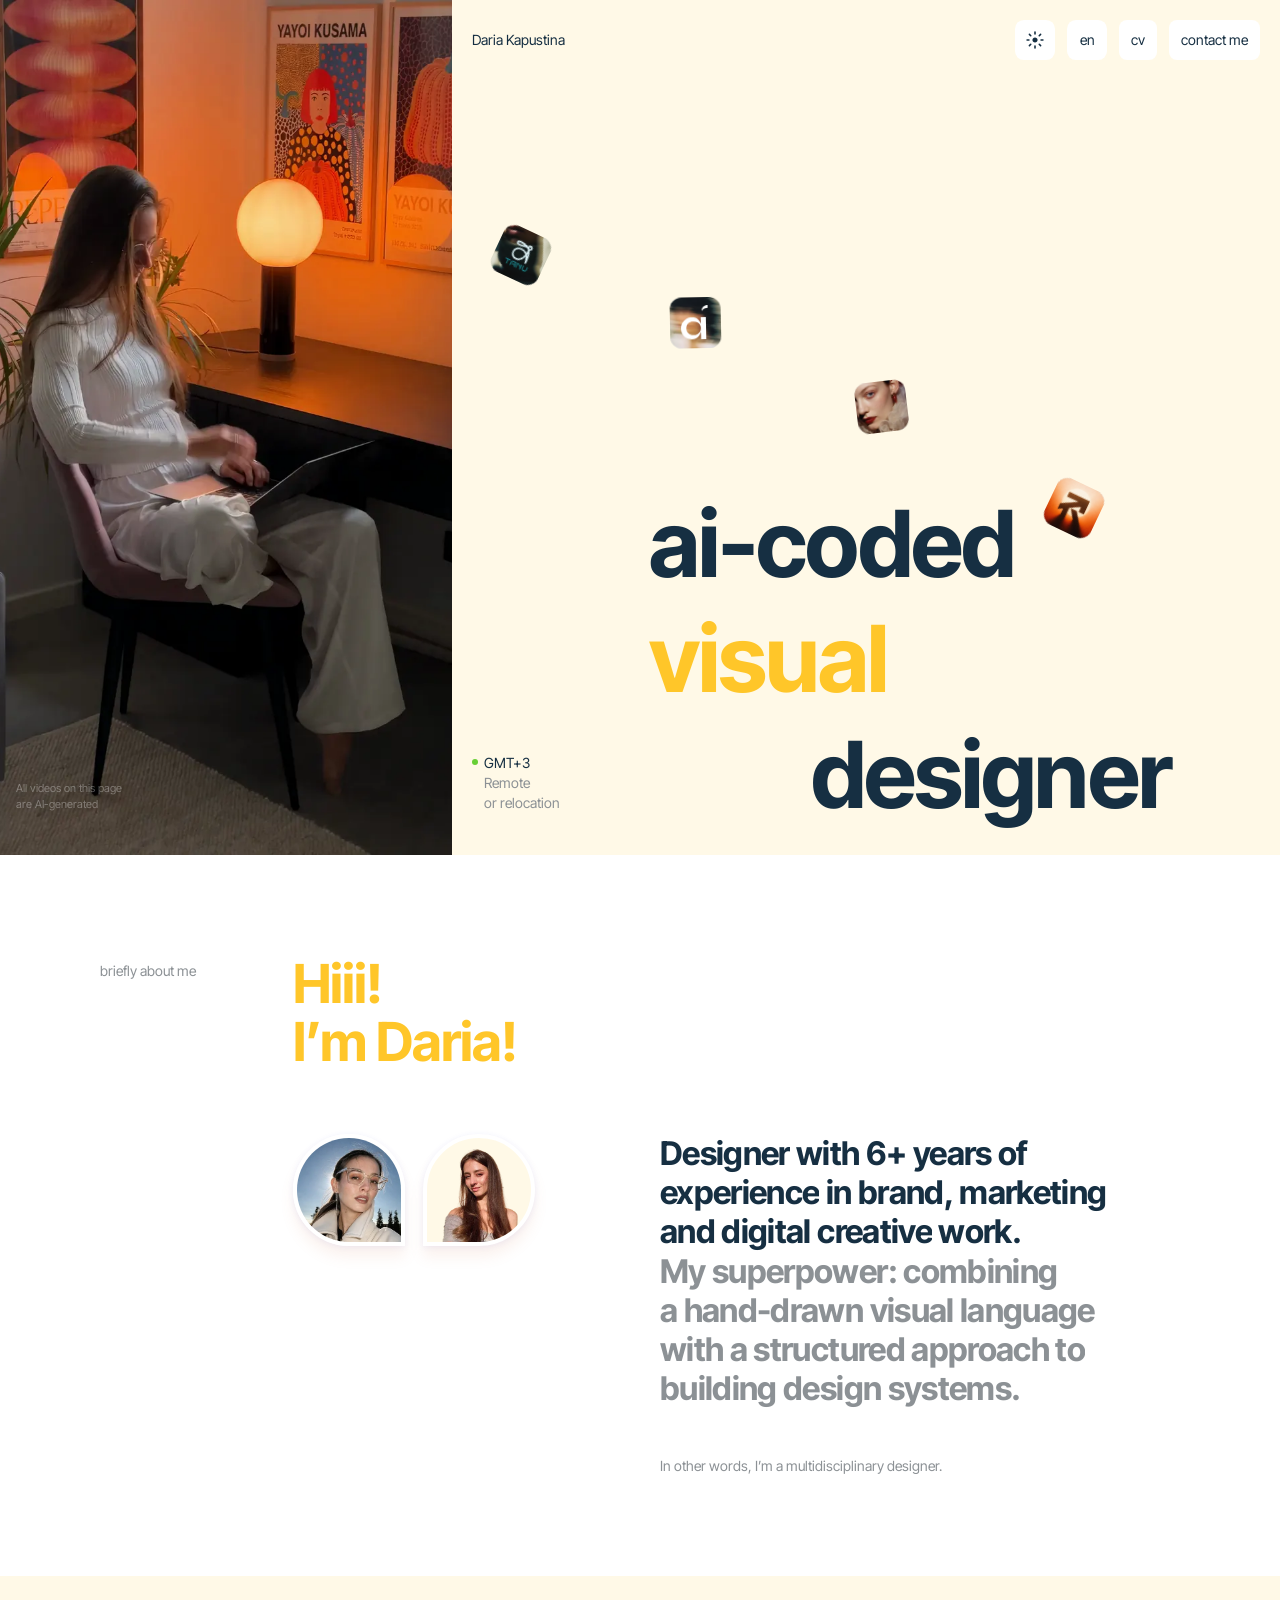
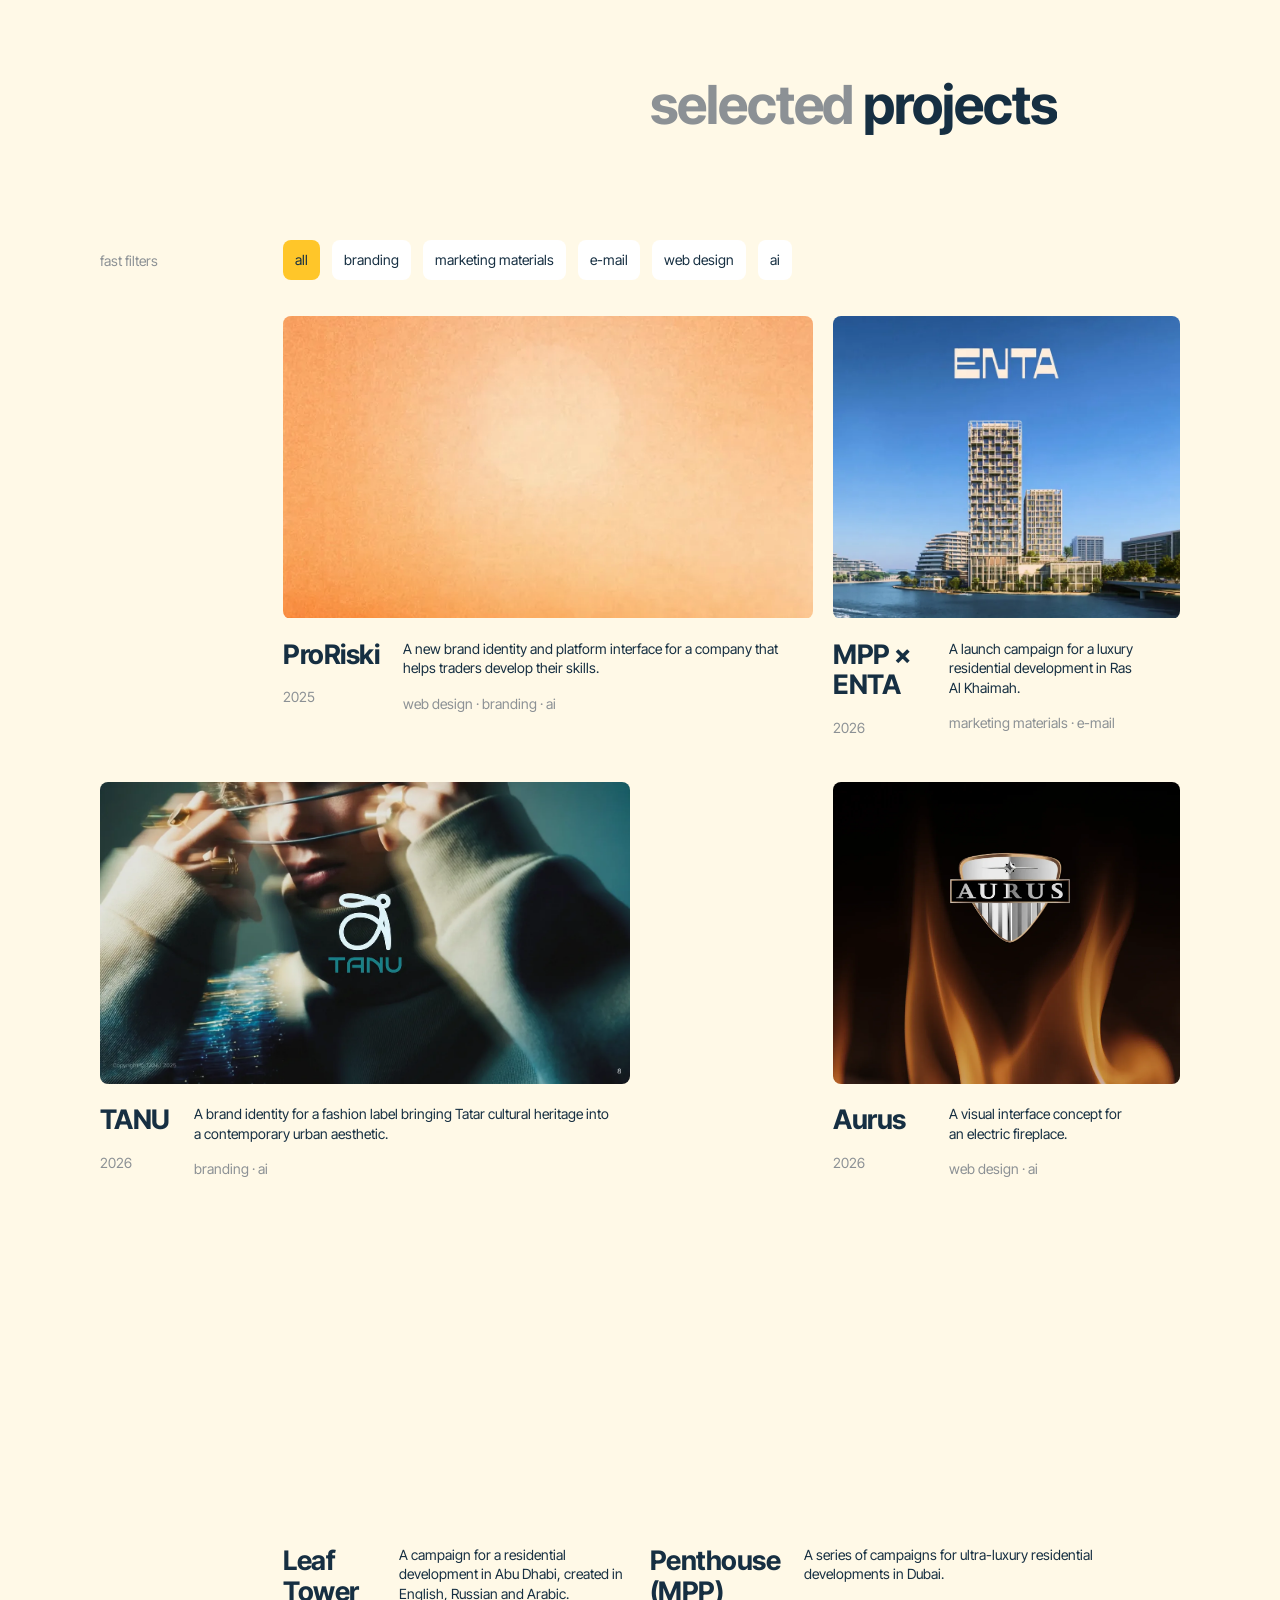
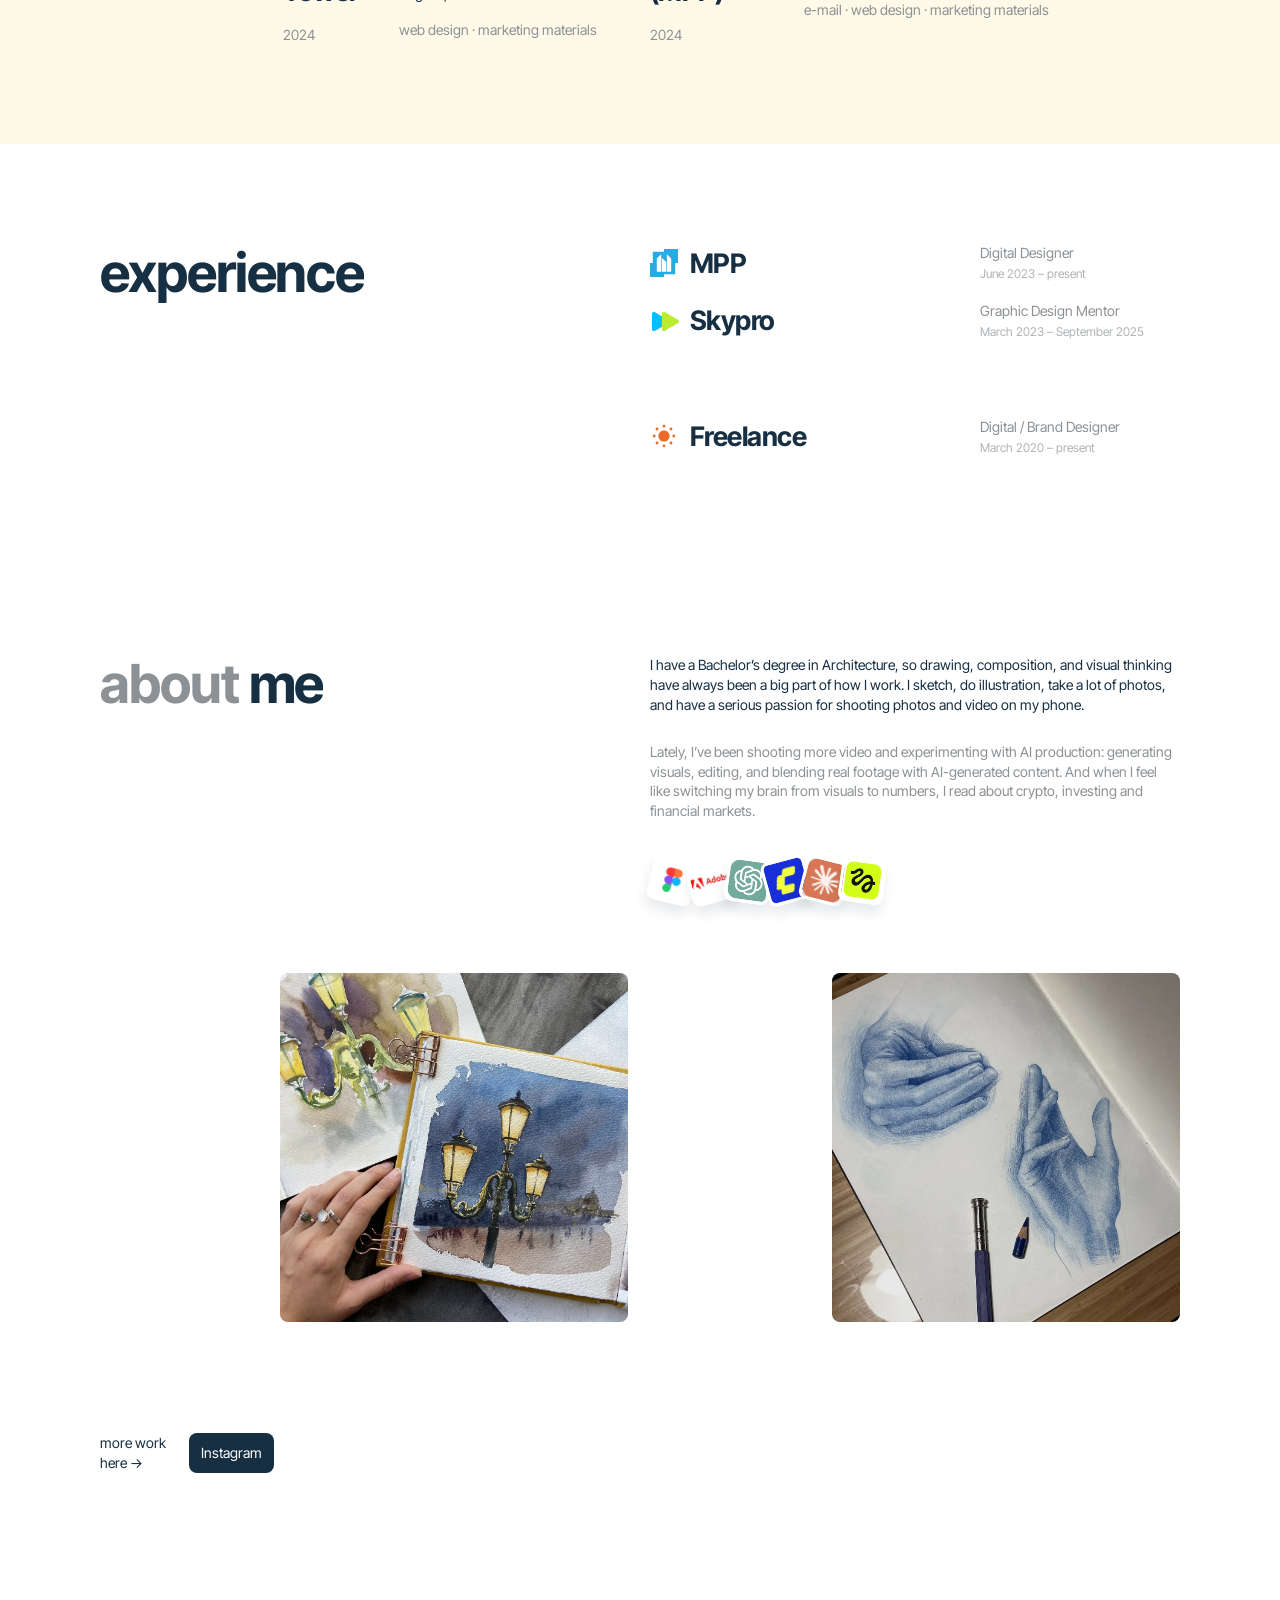
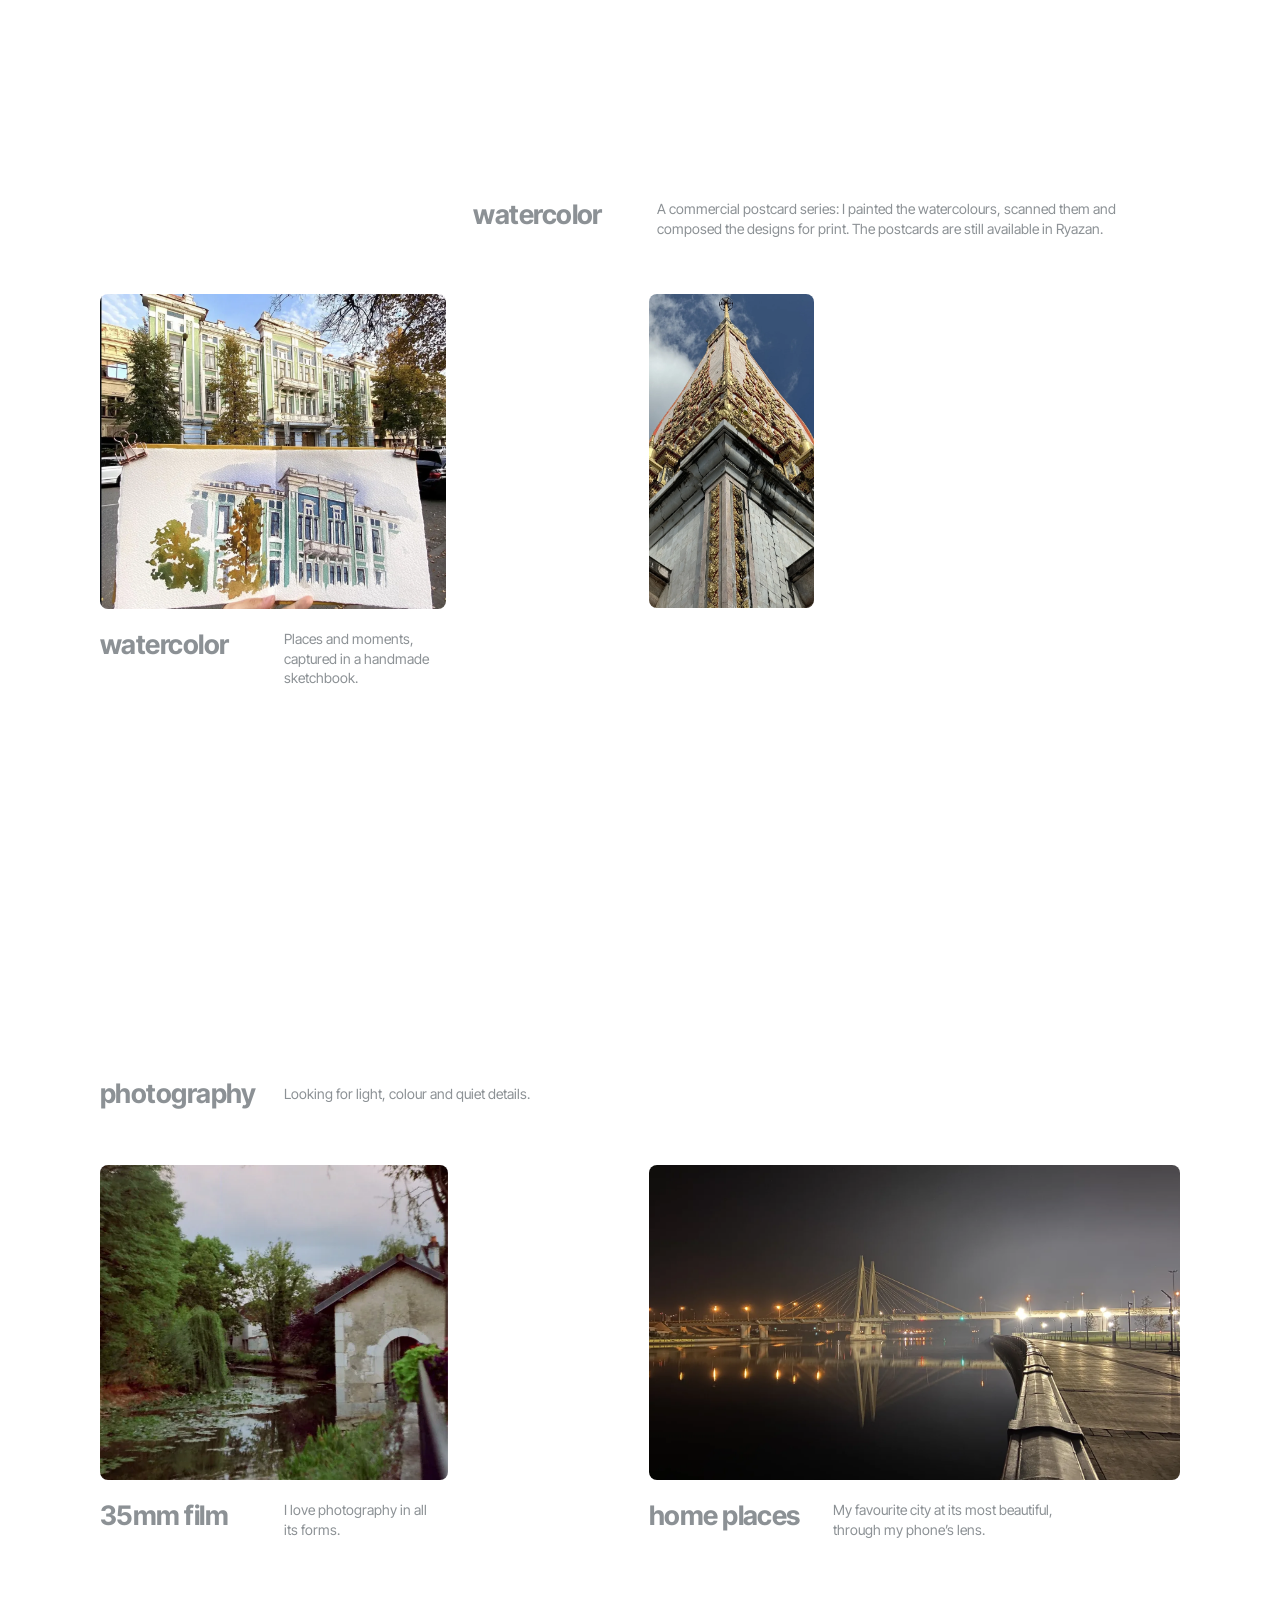
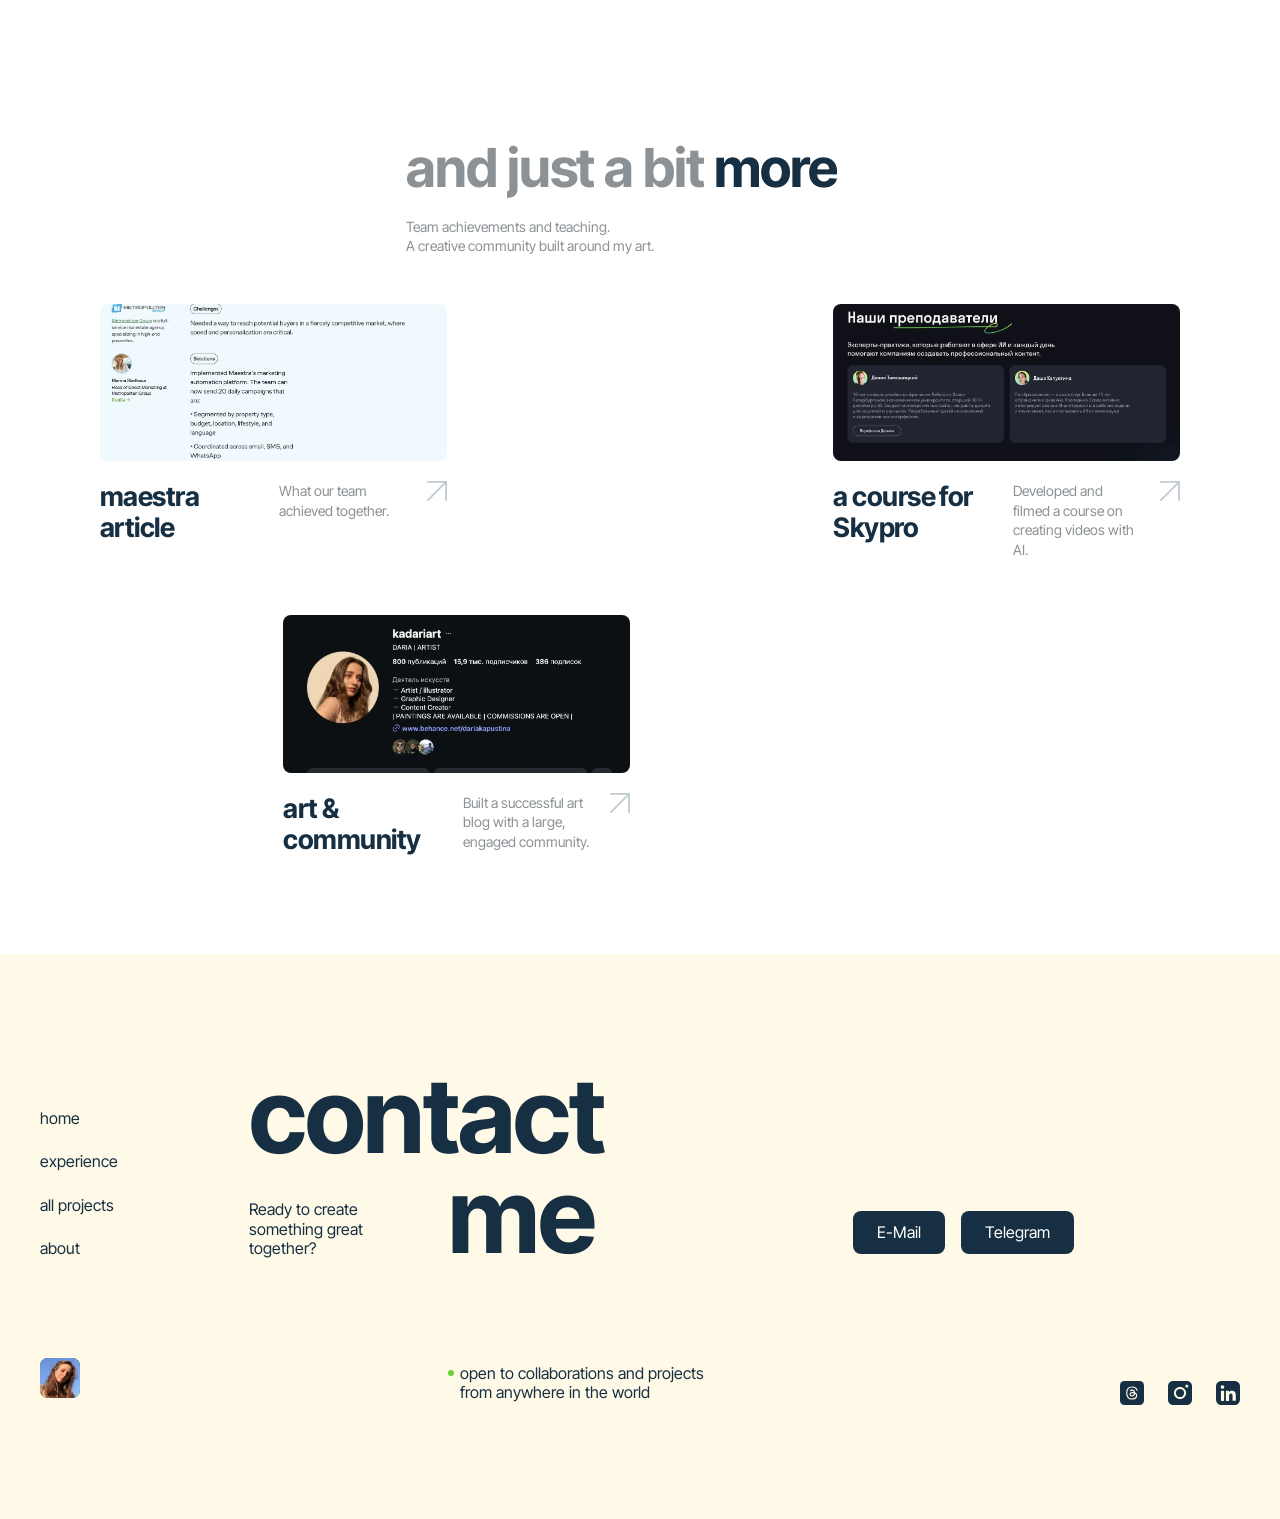
<file: index.html>
<!doctype html>
<html lang="en">
<head>
<meta charset="utf-8">
<meta name="viewport" content="width=device-width, initial-scale=1">
<title>Daria Kapustina — Digital Designer</title>
<meta name="description" content="Daria Kapustina — multidisciplinary designer working across brand, marketing and AI-driven creative work."><meta property="og:type" content="website"><meta property="og:title" content="Daria Kapustina — Digital Designer"><meta property="og:description" content="Daria Kapustina — multidisciplinary designer working across brand, marketing and AI-driven creative work."><meta property="og:locale" content="en_US"><meta name="twitter:card" content="summary_large_image"><meta property="og:image" content="https://drasica.github.io/assets/og-cover.jpg"><meta property="og:image:width" content="1200"><meta property="og:image:height" content="630"><meta name="twitter:image" content="https://drasica.github.io/assets/og-cover.jpg"><meta property="og:url" content="https://drasica.github.io/"><meta name="theme-color" content="#fff9e7">
<link rel="icon" href="assets/95c12.webp">
<link rel="preload" href="assets/font-1.woff2?v=2" as="font" type="font/woff2" crossorigin><link rel="preload" href="assets/font-2.woff2?v=2" as="font" type="font/woff2" crossorigin><link rel="stylesheet" href="assets/fonts.css?v=2">
<script src="theme.js"></script>
<link rel="stylesheet" href="styles.css?v=motion-19">
<style>
/* Intro: on the first visit of a session a split-flap word board covers the page while the first screen loads */
#site-intro { position: fixed; inset: 0; z-index: 1000; background: #162f42; color: #fff; display: grid; place-items: center; transition: transform .75s cubic-bezier(.76,0,.24,1); }
#site-intro.is-leaving { transform: translateY(100%); }
#site-intro .intro-name { position: absolute; left: 24px; top: 22px; font: 14px/1.4 'Inter Tight', Arial, sans-serif; opacity: .7; }
#site-intro .intro-word { font: 700 clamp(44px, 10vw, 140px)/1 'Inter Tight', Arial, sans-serif; letter-spacing: -.04em; color: #ffc629; perspective: 600px; white-space: nowrap; }
#site-intro .intro-word.is-last { color: #fff; }
#site-intro .intro-word span { display: inline-block; transform-origin: 50% 60%; backface-visibility: hidden; }
html.intro-skip #site-intro { display: none; }
html.intro-on { overflow: hidden; }
</style>
<script src="config.js?v=7" defer>
</script><script defer src="https://cloud.umami.is/script.js" data-website-id="0eed4cbd-fb3e-4f84-bfce-b9fba21e98c4" data-domains="drasica.github.io"></script><script src="analytics.js?v=2" defer></script><script src="video-wake.js?v=1" defer></script>
<script src="typography.js?v=2" defer></script><script src="translations.js?v=typography-24" defer></script>
<script src="app.js?v=typography-18" defer>
</script>
<script src="floating-stickers.js?v=4" defer></script>
<script src="word-board.js?v=reel-2" defer></script>
<script src="assets/vendor/lenis.min.js" defer></script><script src="smooth-scroll.js?v=2" defer></script><script src="navigation.js?v=circle-13" defer></script><script src="mobile-menu.js?v=12" defer></script>
<script src="reveal.js?v=motion-1" defer></script>
<link rel="stylesheet" href="footer.css?v=11"><link rel="stylesheet" href="mobile.css?v=23"><link rel="stylesheet" href="mobile-menu.css?v=9">
<link rel="stylesheet" href="section-spacing.css?v=1">
</head>
<body>
<div id="site-intro" aria-hidden="true"><span class="intro-name">Daria Kapustina</span><span class="intro-word"></span></div>
<script>
(() => {
  // Shown once per session, skipped for reduced motion; it never holds the page longer than the first screen needs.
  const root = document.documentElement, intro = document.getElementById('site-intro');
  let seen = false; try { seen = sessionStorage.getItem('intro-seen') === '1'; sessionStorage.setItem('intro-seen', '1'); } catch {}
  if (seen || matchMedia('(prefers-reduced-motion: reduce)').matches) { root.classList.add('intro-skip'); intro.remove(); return; }
  root.classList.add('intro-on');
  let lang = 'en'; try { lang = localStorage.getItem('portfolio-language') === 'ru' ? 'ru' : 'en'; } catch {}
  const words = lang === 'ru' ? ['диджитал', 'бренд', 'маркетинг', 'граф', 'дизайн'] : ['digital', 'visual', 'brand', 'marketing', 'designer'];
  if (lang === 'ru') intro.querySelector('.intro-name').textContent = 'Дарья Капустина';
  const board = intro.querySelector('.intro-word'), STEP = 330, FLIP = 260, MIN = STEP * words.length + 120, MAX = 2600;
  const t0 = performance.now();
  window.__introDelay = MIN + 300;   // the floating stickers start their entrance as the board leaves
  const show = (word, last) => {
    board.classList.toggle('is-last', last);
    board.innerHTML = [...word].map(c => `<span>${c}</span>`).join('');
    // each letter flips over in turn, like a split-flap board
    [...board.children].forEach((el, k) => el.animate([{ transform: 'rotateX(90deg)', opacity: 0 }, { transform: 'rotateX(0)', opacity: 1 }],
      { duration: FLIP, delay: k * (FLIP / word.length) * .6, easing: 'cubic-bezier(.2,.8,.2,1)', fill: 'both' }));
  };
  words.forEach((w, i) => setTimeout(() => show(w, i === words.length - 1), i * STEP));
  // leave when the first screen is ready (its video can play, or the page has loaded), not before the last word, not later than MAX
  let ready = false;
  const markReady = () => { ready = true; };
  addEventListener('load', markReady, { once: true });
  document.addEventListener('DOMContentLoaded', () => {
    const v = document.querySelector('.hero-photo');
    if (v && v.readyState >= 2) markReady(); else if (v) v.addEventListener('loadeddata', markReady, { once: true });
  });
  const leave = () => {
    intro.classList.add('is-leaving');
    root.classList.remove('intro-on');
    intro.addEventListener('transitionend', () => intro.remove(), { once: true });
    setTimeout(() => intro.remove(), 1200);
  };
  const check = () => { const t = performance.now() - t0; if ((ready && t >= MIN) || t >= MAX) leave(); else setTimeout(check, 60); };
  setTimeout(check, MIN);
})();
</script>
<a class="skip-link" href="#main" data-i18n="text1">Skip to content</a>
<main id="main">
<section class="hero" id="home" aria-label="Daria Kapustina, digital designer">
<div class="hero-canvas">
<video class="hero-photo" autoplay muted loop playsinline preload="auto" poster="assets/hero-studio-poster.webp?v=4" width="720" height="1280" aria-label="Daria working in her studio" data-i18n-alt="alt0"><source src="assets/hero-studio-720.mp4?v=4" type="video/mp4" media="(max-width: 600px)"><source src="assets/hero-studio.mp4?v=5" type="video/mp4"></video>
<p class="hero-ai-note" data-i18n="aiNote">All videos on this page are AI-generated</p>
<header class="header">
<span class="name" data-i18n="text0">Daria Kapustina</span>
<nav class="header-actions" aria-label="Header navigation">
<button class="theme-toggle" type="button" aria-label="Switch to dark theme" aria-pressed="false"><svg class="theme-moon" viewBox="0 0 24 24" aria-hidden="true"><path d="M20.5 13.2A8.5 8.5 0 0 1 10.8 3.5 8.5 8.5 0 1 0 20.5 13.2Z"/></svg><img class="theme-sun" src="assets/header/sun.svg" width="20" height="20" alt=""></button>
<button class="language" aria-label="Switch to Russian" type="button" aria-pressed="false">en</button>
<a class="button" data-link="cv" aria-disabled="true" title="CV will be added soon">cv</a>
<a class="button" href="#contact" data-i18n="text2">contact me</a>
</nav>
<div class="menu-anchor" hidden>
<a class="menu-logo" href="#home" aria-label="Home"><span aria-hidden="true"></span></a>
<div class="menu-panel" id="site-menu" hidden>
<nav aria-label="Main navigation">
<a href="#home" data-i18n="text67">home</a>
<a href="#experience" data-i18n="text68">experience</a>
<a href="#projects" data-i18n="text69">all projects</a>
<a href="#about" data-i18n="text70">about</a>
<a data-link="cv" aria-disabled="true" title="CV will be added soon">cv</a>
<a href="#contact" data-i18n="text2">contact me</a>
</nav>
</div>
<button class="language" aria-label="Switch to Russian" type="button" aria-pressed="false">en</button>
<button class="theme-toggle" type="button" aria-label="Switch to dark theme" aria-pressed="false"><svg class="theme-moon" viewBox="0 0 24 24" aria-hidden="true"><path d="M20.5 13.2A8.5 8.5 0 0 1 10.8 3.5 8.5 8.5 0 1 0 20.5 13.2Z"/></svg><svg class="theme-sun" viewBox="0 0 24 24" aria-hidden="true"><circle cx="12" cy="12" r="4"/><path d="M12 2v2m0 16v2M2 12h2m16 0h2M5 5l1.5 1.5m11 11L19 19M5 19l1.5-1.5m11-11L19 5"/></svg></button>
<button class="menu-toggle" type="button" aria-label="Open navigation" aria-expanded="false" aria-controls="site-menu"><span class="menu-icon" aria-hidden="true"></span></button>
</div>
</header>
<div class="hero-orbit" aria-hidden="true">
<div class="sticker sticker-one">
<img src="assets/9ffae.webp" alt="">
</div>
<div class="sticker sticker-two">
<img src="assets/cee51.webp" alt="">
<img class="apple-body" src="assets/f7499.svg" alt="">
<img class="apple-leaf" src="assets/2229d.svg" alt="">
</div>
<div class="sticker sticker-three">
<img src="assets/2d1eb.webp" alt="">
</div>
<div class="sticker sticker-four">
<img src="assets/9de6c.webp" alt="">
</div>
</div>
<h1>
<span class="ai-coded" data-i18n="text3">ai-coded</span>
<span class="digital" aria-label="digital">digital</span>
<span class="designer" data-i18n="text5">designer</span>
</h1>
<p class="location status">GMT+3<span data-i18n="text6">Remote
or relocation</span>
</p>
</div>
</section>
<section class="intro wrap" id="intro" aria-labelledby="intro-title">
<p class="eyebrow" data-i18n="text7">briefly about me</p>
<h2 id="intro-title" data-i18n="text8">Hiii!
I’m Daria!</h2>
<div class="portraits">
<div class="picture portrait portrait-left">
<img src="assets/5f001.webp" alt="Daria, portrait" class="" style="" loading="lazy" decoding="async" data-i18n-alt="alt1">
</div>
<div class="picture portrait portrait-right">
<img src="assets/09753.webp" alt="Daria, portrait" class="" style="" loading="lazy" decoding="async" data-i18n-alt="alt2">
</div>
</div>
<div class="intro-copy">
<p class="statement"><strong id="intro-lead" data-i18n="text9">Designer with 6+ years of experience in brand, marketing and digital creative work.</strong><span id="intro-rest" data-i18n="text10">My superpower: combining a hand-drawn visual language with a structured approach to building design systems.</span></p>
<p class="eyebrow" data-i18n="text11">In other words, I’m a multidisciplinary designer.</p>
</div>
</section>

<section class="projects" id="projects" aria-labelledby="projects-title">
<div class="wrap">
<div class="section-heading">
<h2 id="projects-title">
<span id="heading21" data-i18n="text21">selected</span><b id="heading22" data-i18n="text22"> projects</b>
</h2>
<p data-i18n="text23">Across brand,marketing and digital design.
Designed for international teams, premium brands and digital-first communication.</p>
</div>
<div class="filters">
<span class="eyebrow" data-i18n="text24">fast filters</span>
<div class="filter-buttons" role="group" aria-label="Filter projects">
<button type="button" data-filter="All" aria-pressed="true" data-i18n="text25">all</button>
<button type="button" data-filter="Branding" aria-pressed="false" data-i18n="text26">branding</button>
<button type="button" data-filter="Marketing Materials" aria-pressed="false" data-i18n="text27">marketing materials</button>
<button type="button" data-filter="E-Mail" aria-pressed="false" data-i18n="text28">e-mail</button>
<button type="button" data-filter="Web Design" aria-pressed="false" data-i18n="text29">web design</button>
<button type="button" data-filter="AI" aria-pressed="false" data-i18n="text30">ai</button>
</div>
</div>
<p class="sr-only" id="filter-status" role="status" aria-live="polite">
</p>
<div class="project-grid">
<article class="project project-proriski" data-tags="Web Design · Branding · AI">
<a class="project-case-link" href="proriski.html" aria-label="ProRiski — view project"></a>
<div class="picture project-image">
<video class="project-video" muted loop playsinline preload="none" poster="assets/proriski-preview-poster.webp" aria-label="ProRiski" data-src="assets/proriski-preview.mp4"></video>
</div>
<div class="project-caption">
<div>
<h3>ProRiski</h3>
<p class="eyebrow">2025</p>
</div>
<div>
<p data-i18n="text37">A new brand identity and platform interface for a company that helps traders develop their skills.</p>
<p class="tags" data-i18n="text38">web design · branding · ai</p>
</div>
</div>
</article>
<article class="project project-enta" data-tags="Marketing Materials · E-Mail">
<a class="project-case-link" href="enta.html" aria-label="MPP × ENTA — view project"></a>
<div class="picture project-image">
<video class="project-video" muted loop playsinline preload="none" poster="assets/enta/cover-flyover-poster.webp" aria-label="MPP × ENTA" data-src="assets/enta-preview.mp4"></video>
</div>
<div class="project-caption">
<div>
<h3>MPP × ENTA</h3>
<p class="eyebrow">2026</p>
</div>
<div>
<p data-i18n="text35">A launch campaign for a luxury residential development in Ras Al Khaimah.</p>
<p class="tags" data-i18n="text36">marketing materials · e-mail</p>
</div>
</div>
</article>
<article class="project project-tanu" data-tags="Branding · AI">
<a class="project-case-link" href="tanu.html" aria-label="TANU — view project"></a>
<div class="picture project-image">
<video class="project-video" muted loop playsinline preload="none" poster="assets/2be52.webp" aria-label="TANU" data-src="assets/tanu-preview.mp4"></video>
</div>
<div class="project-caption">
<div>
<h3>TANU</h3>
<p class="eyebrow">2026</p>
</div>
<div>
<p data-i18n="text31">A brand identity for a fashion label bringing Tatar cultural heritage into a contemporary urban aesthetic.</p>
<p class="tags" data-i18n="text32">branding · ai</p>
</div>
</div>
</article>
<article class="project project-aurus" data-tags="Web Design · AI">
<a class="project-case-link" href="aurus.html" aria-label="Aurus — view project"></a>
<div class="picture project-image">
<video class="project-video" muted loop playsinline preload="none" poster="assets/64a11.webp" aria-label="Aurus" data-src="assets/aurus-preview.mp4?v=2"></video>
</div>
<div class="project-caption">
<div>
<h3>Aurus</h3>
<p class="eyebrow">2026</p>
</div>
<div>
<p data-i18n="text33">A visual interface concept for an electric fireplace.</p>
<p class="tags" data-i18n="text34">web design · ai</p>
</div>
</div>
</article>
<article class="project project-leaf" data-tags="Web Design · Marketing Materials">
<a class="project-case-link" href="leaf-tower.html" aria-label="Leaf Tower — view project"></a>
<div class="picture project-image">
<img src="assets/leaf-cover-preview.webp" alt="Leaf Tower" class="" style="" width="1600" height="822" loading="lazy" decoding="async" data-i18n-alt="alt7">
</div>
<div class="project-caption">
<div>
<h3>Leaf Tower</h3>
<p class="eyebrow">2024</p>
</div>
<div>
<p data-i18n="text39">A campaign for a residential development in Abu Dhabi, created in English, Russian and Arabic.</p>
<p class="tags" data-i18n="text40">web design · marketing materials</p>
</div>
</div>
</article>
<article class="project project-penthouse" data-tags="E-Mail · Web Design · Marketing Materials">
<a class="project-case-link" href="penthouse.html" aria-label="Penthouse (MPP)"></a>
<div class="picture project-image">
<img src="assets/08e1b.webp" alt="Penthouse (MPP)" class="" style="" loading="lazy" decoding="async" data-i18n-alt="alt8">
</div>
<div class="project-caption">
<div>
<h3>Penthouse<br>(MPP)</h3>
<p class="eyebrow">2024</p>
</div>
<div>
<p data-i18n="text41">A series of campaigns for ultra-luxury residential developments in Dubai.</p>
<p class="tags" data-i18n="text42">e-mail · web design · marketing materials</p>
</div>
</div>
</article>
</div>
</div>
</section>
<section class="experience wrap split" id="experience" aria-labelledby="experience-title">
<h2 id="experience-title" data-i18n="text12">experience</h2>
<div class="jobs">
<article class="job">
<h3>
<span class="job-icon">
<img class="mpp-logo-light" src="assets/9f373.svg" alt="" class="" style="" loading="lazy" decoding="async">
<img class="mpp-logo-dark" src="assets/mpp-dark.svg" alt="">
</span>MPP</h3>
<div>
<p data-i18n="text13">Digital Designer</p>
<p class="eyebrow" data-i18n="text14">June 2023 – present</p>
</div>
</article>
<article class="job">
<h3>
<span class="job-icon">
<span class="skypro-logo">
<img src="assets/ceb00.svg" alt="" class="" style="" loading="lazy" decoding="async">
<img src="assets/34d3b.svg" alt="" class="" style="" loading="lazy" decoding="async">
</span>
</span>Skypro</h3>
<div>
<p data-i18n="text15">Graphic Design Mentor</p>
<p class="eyebrow" data-i18n="text16">March 2023 – September 2025</p>
</div>
</article>
<article class="job">
<h3>
<span class="job-icon">
<span class="epiic-logo">
<img src="assets/836a4.webp" alt="" class="" style="" loading="lazy" decoding="async">
</span>
</span>Epiic</h3>
<div>
<p data-i18n="text17">Design Reviewer</p>
<p class="eyebrow" data-i18n="text18">May 2022 – December 2023</p>
</div>
</article>
<article class="job">
<h3>
<span class="job-icon">
<img src="assets/fc3b4.svg" alt="" class="" style="" loading="lazy" decoding="async">
</span>Freelance</h3>
<div>
<p data-i18n="text19">Digital / Brand Designer</p>
<p class="eyebrow" data-i18n="text20">March 2020 – present</p>
</div>
</article>
</div>
</section>
<section class="about wrap" id="about" aria-labelledby="about-title">
<div class="split about-heading">
<div>
<h2 id="about-title">
<span id="heading43" data-i18n="text43">about</span><b id="heading44" data-i18n="text44"> me</b>
</h2>

</div>
<div class="about-copy">
<p data-i18n="text45">I have a Bachelor’s degree in Architecture, so drawing, composition, and visual thinking have always been a big part of how I work. I sketch, do illustration, take a lot of photos, and have a serious passion for shooting photos and video on my phone.</p>
<p data-i18n="text46">Lately, I’ve been shooting more video and experimenting with AI production: generating visuals, editing, and blending real footage with AI-generated content. And when I feel like switching my brain from visuals to numbers, I read about crypto, investing and financial markets.</p>
<div class="tool-stickers" aria-hidden="true">
<div class="picture ">
<img src="assets/b6a04.webp" alt="" class="" style="" loading="lazy" decoding="async">
</div>
<div class="picture ">
<img src="assets/1554d.webp" alt="" class="" style="" loading="lazy" decoding="async">
</div>
<div class="picture ">
<img src="assets/192a5.webp" alt="" class="" style="" loading="lazy" decoding="async">
</div>
<div class="picture ">
<img src="assets/41b91.webp" alt="" class="" style="" loading="lazy" decoding="async">
</div>
<div class="picture ">
<img src="assets/2ad3a.webp" alt="" class="" style="" loading="lazy" decoding="async">
</div>
<div class="picture ">
<img src="assets/3fb11.webp" alt="" class="" style="" loading="lazy" decoding="async">
</div>
</div>
</div>
</div>
<div class="gallery">
<div class="gallery-opening">
<div class="picture " style="aspect-ratio:386/388;height:auto;">
<img src="assets/cceba.webp" alt="Watercolor sketchbook in the studio" class="sketchbook-source" loading="lazy" decoding="async" data-i18n-alt="alt9" width="386" height="388">
</div>
<div class="picture ">
<img src="assets/3bfa6.webp" alt="Blue watercolor studies" class="" style="" loading="lazy" decoding="async" data-i18n-alt="alt10">
</div>
</div>
<div class="gallery-feature">
<div class="instagram-note">
<p data-i18n="text47">more work
here →</p>
<a class="button" data-link="instagram" href="https://www.instagram.com/kadariart/" target="_blank" rel="noopener noreferrer">Instagram</a>
</div>
<figure>
<div class="picture ">
<img src="assets/watercolor-figma-v2.webp" alt="Watercolor landscape sketchbooks" class="" style="" loading="lazy" decoding="async" data-i18n-alt="alt11">
</div>
<figcaption>
<h3 id="gallery-title0" data-i18n="text53">watercolor</h3>
<p id="caption0" data-i18n="text48">A commercial postcard series: I painted the watercolours, scanned them and composed the designs for print. The postcards are still available in Ryazan.</p>
</figcaption>
</figure>
</div>
<div class="gallery-middle">
<div>
<figure>
<div class="picture ">
<img src="assets/8cb92.webp" alt="City watercolor sketches" class="" style="height:117.36%;top:-15.81%" loading="lazy" decoding="async" data-i18n-alt="alt12">
</div>
<figcaption>
<h3 id="gallery-title1" data-i18n="text54">watercolor</h3>
<p id="caption1" data-i18n="text49">Places and moments, captured in a handmade sketchbook.</p>
</figcaption>
</figure>
<figure>
<div class="picture " style="aspect-ratio:590/350;height:auto;">
<img src="assets/mountain-figma-v3.webp" alt="Mountain landscape" class="figma-gallery-image" loading="lazy" decoding="async" data-i18n-alt="alt13" width="590" height="350">
</div>
<figcaption>
<h3 id="gallery-title2" data-i18n="text55">photography</h3>
<p id="caption2" data-i18n="text50">Looking for light, colour and quiet details.</p>
</figcaption>
</figure>
</div>
<div class="picture architecture" style="aspect-ratio:183/350;height:auto;">
<img src="assets/architecture-figma-v3.webp" alt="Architectural detail" class="figma-gallery-image" loading="lazy" decoding="async" data-i18n-alt="alt14" width="183" height="350">
</div>
<div class="picture trees">
<img src="assets/127a1.webp" alt="Sunlight through a grove of trees" class="" style="" loading="lazy" decoding="async" data-i18n-alt="alt15">
</div>
</div>
<div class="gallery-last">
<figure>
<div class="picture ">
<img src="assets/b3517.webp" alt="35mm film portrait in a garden" class="" style="" loading="lazy" decoding="async" data-i18n-alt="alt16">
</div>
<figcaption>
<h3 id="gallery-title3" data-i18n="text56">35mm film</h3>
<p id="caption3" data-i18n="text51">I love photography in all its forms.</p>
</figcaption>
</figure>
<figure>
<div class="picture ">
<img src="assets/605c7.webp" alt="Light on a quiet city street" class="" style="" loading="lazy" decoding="async" data-i18n-alt="alt17">
</div>
<figcaption>
<h3 id="gallery-title4" data-i18n="text57">home places</h3>
<p id="caption4" data-i18n="text52">My favourite city at its most beautiful,
through my phone’s lens.</p>
</figcaption>
</figure>
</div>
</div>
</section>
<section class="more wrap" aria-labelledby="more-title">
<div class="section-heading">
<h2 id="more-title">
<span id="heading58" data-i18n="text58">and just a bit</span><b id="heading59" data-i18n="text59"> more</b>
</h2>
<p data-i18n="text60">Team achievements and teaching.
A creative community built around my art.</p>
</div>
<div class="more-grid">
<a class="article article-maestra" href="https://maestra.io/blog/cases/metropolitan-group" target="_blank" rel="noopener noreferrer">
<div class="picture ">
<img src="assets/55080.webp" alt="maestra article" class="" style="" loading="lazy" decoding="async" data-i18n-alt="alt18">
</div>
<div class="article-caption">
<h3 data-i18n="text62">maestra article</h3>
<div>
<span data-i18n="text61">What our team achieved together.</span>
<img src="assets/3d9f0.svg" alt="" class="" style="" loading="lazy" decoding="async">
</div>
</div>
</a>
<a class="article article-skypro" href="https://sky.pro/course/ai/creator#giftpopup" target="_blank" rel="noopener noreferrer">
<div class="picture ">
<img src="assets/b63a6.webp" alt="education materials for skypro" class="" style="" loading="lazy" decoding="async" data-i18n-alt="alt19">
</div>
<div class="article-caption">
<h3 data-i18n="text64">a course for Skypro</h3>
<div>
<span data-i18n="text63">Developed and filmed a course on creating videos with AI.</span>
<img src="assets/3d9f0.svg" alt="" class="" style="" loading="lazy" decoding="async">
</div>
</div>
</a>
<a class="article article-blog" data-link="blog" href="https://www.instagram.com/kadariart/" target="_blank" rel="noopener noreferrer">
<div class="picture ">
<img src="assets/348ce.webp" alt="social media blog" class="" style="width:107.77%;height:170.97%;left:-.09%;top:-4.37%" loading="lazy" decoding="async" data-i18n-alt="alt20">
</div>
<div class="article-caption">
<h3 data-i18n="text66">art &amp; community</h3>
<div>
<span data-i18n="text65">Built a successful art blog with a large, engaged community.</span>
<img src="assets/3d9f0.svg" alt="" class="" style="" loading="lazy" decoding="async">
</div>
</div>
</a>
</div>
</section>
<footer id="contact">
<div class="footer-inner wrap">
<nav aria-label="Footer navigation">
<a href="#home" data-i18n="text67">home</a>
<a href="#experience" data-i18n="text68">experience</a>
<a href="#projects" data-i18n="text69">all projects</a>
<a href="#about" data-i18n="text70">about</a>
</nav>
<div class="contact-heading">
<h2 data-i18n="text71">contact
me</h2>
</div>
<p data-i18n="text72">Ready to create something great together?</p>
<div class="contact-actions">
<a class="button" data-link="email" href="mailto:drasica.k@gmail.com">E-Mail</a>
<a class="button" data-link="telegram" href="https://t.me/kadariart" target="_blank" rel="noopener noreferrer">Telegram</a>
</div>
<p class="availability status" data-i18n="text73">open to projects
from around the world</p>
<img src="assets/95c12.webp" alt="" class="footer-avatar" style="" loading="lazy" decoding="async">
<div class="social-links" role="group" aria-label="Social profiles">
<a class="social-link social-linkedin" href="https://www.linkedin.com/in/daria-kapustina-a27a78249/" target="_blank" rel="noopener noreferrer" aria-label="LinkedIn"><svg class="social-vector" viewBox="140 0 40 40" xmlns="http://www.w3.org/2000/svg" aria-hidden="true" focusable="false">
<g id="Frame 2087331330">
<path id="Vector" d="M30 19.0769C30.3077 19.5385 30.6154 20 30.7692 20.7692H25.8462C25.8462 20.6154 25.8462 20.3077 26 20C26.1538 19.6923 26.1538 19.5385 26.4615 19.2308C26.6154 18.9231 26.9231 18.7692 27.2308 18.6154C27.5385 18.4615 28 18.3077 28.4615 18.3077C29.0769 18.4615 29.6923 18.6154 30 19.0769ZM15.8462 18C16.1538 17.6923 16.4615 17.2308 16.4615 16.6154C16.4615 16.3077 16.4615 16 16.3077 15.6923C16.1538 15.5385 16 15.2308 15.8462 15.2308C15.6923 15.0769 15.3846 15.0769 15.0769 14.9231H11.0769V18.4615H14.4615C14.9231 18.4615 15.3846 18.3077 15.8462 18ZM14.6154 20.6154H11.0769V24.7692H14.6154C14.9231 24.7692 15.2308 24.7692 15.5385 24.6154C15.8462 24.6154 16.1538 24.4615 16.3077 24.3077C16.4615 24.1538 16.7692 24 16.9231 23.6923C17.0769 23.3846 17.0769 23.0769 17.0769 22.7692C17.0769 22 16.9231 21.3846 16.4615 21.0769C16 20.7692 15.3846 20.6154 14.6154 20.6154ZM40 7.53846V32.4615C40 36.6154 36.6154 40 32.4615 40H7.53846C3.38462 40 0 36.6154 0 32.4615V7.53846C0 3.38462 3.38462 0 7.53846 0H32.4615C36.6154 0 40 3.38462 40 7.53846ZM25.2308 14.7692H31.3846V13.2308H25.2308V14.7692ZM20.3077 23.0769C20.3077 22.1538 20.1538 21.3846 19.6923 20.6154C19.2308 20 18.6154 19.5385 17.6923 19.2308C18.3077 18.9231 18.9231 18.4615 19.2308 18C19.5385 17.5385 19.6923 16.9231 19.6923 16.1538C19.6923 15 19.5385 14.9231 19.3846 14.3077C19.0769 13.8462 18.7692 13.3846 18.4615 13.2308C18 12.9231 17.5385 12.7692 16.9231 12.6154C16.1538 12.3077 15.5385 12.3077 14.7692 12.3077H7.69231V27.3846H15.0769C15.6923 27.3846 16.4615 27.2308 17.0769 27.0769C17.6923 26.9231 18.3077 26.6154 18.7692 26.3077C19.2308 26 19.6923 25.5385 20 24.9231C20.1538 24.4615 20.3077 23.8462 20.3077 23.0769ZM25.8462 22.6154H33.6923C33.6923 21.6923 33.6923 20.9231 33.5385 20.1538C33.3846 19.3846 33.0769 18.6154 32.6154 18.1538C32.1538 17.5385 31.5385 17.0769 30.9231 16.7692C30.1538 16.4615 29.3846 16.1538 28.4615 16.1538C27.6923 16.1538 26.9231 16.3077 26.1538 16.6154C25.5385 16.9231 24.9231 17.3846 24.3077 17.8462C23.8462 18.3077 23.3846 18.9231 23.2308 19.6923C22.9231 20.4615 22.7692 21.2308 22.7692 22C22.7692 23.1538 22.9231 23.6923 23.2308 24.3077C23.5385 25.0769 23.8462 25.6923 24.3077 26.1538C24.7692 26.6154 25.3846 27.0769 26 27.3846C26.7692 27.6923 27.5385 27.8462 28.3077 27.8462C29.5385 27.8462 30.6154 27.5385 31.5385 26.9231C32.4615 26.3077 33.0769 25.3846 33.5385 24.1538H30.9231C30.7692 24.4615 30.6154 24.7692 30.1538 25.0769C29.6923 25.3846 29.2308 25.5385 28.6154 25.5385C27.8462 25.5385 27.0769 25.3846 26.6154 24.9231C26.1538 24.3077 25.8462 23.5385 25.8462 22.6154Z" fill="currentColor"/>
<path id="Vector_2" fill-rule="evenodd" clip-rule="evenodd" d="M78.5721 0C76.2992 -1.67598e-07 74.1194 0.902681 72.5119 2.50956C70.9044 4.11643 70.0009 6.29594 70 8.56884V31.4279C70 33.7013 70.9031 35.8817 72.5107 37.4893C74.1183 39.0969 76.2987 40 78.5721 40H101.431C103.704 39.9991 105.884 39.0956 107.49 37.4881C109.097 35.8806 110 33.7008 110 31.4279V8.56884C109.999 6.29651 109.096 4.1175 107.489 2.51072C105.882 0.903939 103.703 0.000872463 101.431 0H78.5721ZM103.897 8.58201C103.897 9.23681 103.637 9.86479 103.174 10.3278C102.711 10.7908 102.083 11.0509 101.428 11.0509C100.773 11.0509 100.145 10.7908 99.6821 10.3278C99.2191 9.86479 98.9589 9.23681 98.9589 8.58201C98.9589 7.92721 99.2191 7.29923 99.6821 6.83621C100.145 6.3732 100.773 6.11308 101.428 6.11308C102.083 6.11308 102.711 6.3732 103.174 6.83621C103.637 7.29923 103.897 7.92721 103.897 8.58201ZM90.0049 13.1512C88.189 13.1512 86.4474 13.8726 85.1633 15.1567C83.8792 16.4408 83.1578 18.1824 83.1578 19.9984C83.1578 21.8143 83.8792 23.5559 85.1633 24.84C86.4474 26.1241 88.189 26.8455 90.0049 26.8455C91.8209 26.8455 93.5625 26.1241 94.8466 24.84C96.1307 23.5559 96.8521 21.8143 96.8521 19.9984C96.8521 18.1824 96.1307 16.4408 94.8466 15.1567C93.5625 13.8726 91.8209 13.1512 90.0049 13.1512ZM79.8626 19.9984C79.8626 17.3093 80.9308 14.7304 82.8322 12.8289C84.7337 10.9275 87.3126 9.85927 90.0016 9.85927C92.6907 9.85927 95.2696 10.9275 97.1711 12.8289C99.0725 14.7304 100.141 17.3093 100.141 19.9984C100.141 22.6874 99.0725 25.2663 97.1711 27.1678C95.2696 29.0692 92.6907 30.1374 90.0016 30.1374C87.3126 30.1374 84.7337 29.0692 82.8322 27.1678C80.9308 25.2663 79.8626 22.6874 79.8626 19.9984Z" fill="currentColor"/>
<path id="Vector_3" d="M170.878 0H149.122C146.703 0 144.383 0.961071 142.672 2.67179C140.961 4.3825 140 6.70273 140 9.12205V30.8779C140 33.2973 140.961 35.6175 142.672 37.3282C144.383 39.0389 146.703 40 149.122 40H170.878C173.297 40 175.617 39.0389 177.328 37.3282C179.039 35.6175 180 33.2973 180 30.8779V9.12205C180 6.70273 179.039 4.3825 177.328 2.67179C175.617 0.961071 173.297 0 170.878 0ZM153.524 32.2913C153.531 32.4029 153.514 32.5147 153.476 32.6198C153.437 32.7248 153.378 32.821 153.301 32.9022C153.224 32.9835 153.132 33.0482 153.029 33.0923C152.926 33.1365 152.815 33.1592 152.704 33.159H149.052C148.832 33.1536 148.623 33.0621 148.469 32.904C148.316 32.746 148.231 32.5341 148.232 32.3138V17.1282C148.229 17.0186 148.248 16.9094 148.288 16.8073C148.328 16.7051 148.387 16.612 148.464 16.5334C148.54 16.4548 148.632 16.3923 148.733 16.3497C148.834 16.307 148.943 16.2851 149.052 16.2851H152.704C152.813 16.2851 152.922 16.307 153.023 16.3497C153.124 16.3923 153.215 16.4548 153.292 16.5334C153.368 16.612 153.428 16.7051 153.468 16.8073C153.508 16.9094 153.527 17.0186 153.524 17.1282V32.2913ZM150.81 13.0913C150.415 13.0883 150.024 13.0075 149.66 12.8535C149.296 12.6995 148.966 12.4753 148.688 12.1936C148.411 11.912 148.192 11.5785 148.043 11.2122C147.895 10.8458 147.82 10.4538 147.823 10.0585C147.826 9.66315 147.906 9.27229 148.06 8.9082C148.214 8.54412 148.439 8.21393 148.72 7.9365C149.002 7.65906 149.335 7.43982 149.702 7.29128C150.068 7.14273 150.46 7.06781 150.855 7.07077C151.64 7.09629 152.384 7.42743 152.928 7.99355C153.471 8.55967 153.773 9.31594 153.767 10.101C153.761 10.886 153.448 11.6377 152.896 12.1956C152.344 12.7535 151.595 13.0734 150.81 13.0872M172.999 32.2667C172.998 32.4739 172.917 32.6727 172.772 32.8212C172.627 32.9697 172.431 33.0562 172.224 33.0626H168.369C168.162 33.0562 167.965 32.9694 167.82 32.8205C167.675 32.6716 167.594 32.4722 167.594 32.2646V25.241C167.594 24.1928 167.914 20.681 164.812 20.681C162.394 20.681 161.916 23.1426 161.824 24.238V32.4246C161.824 32.6326 161.743 32.8324 161.598 32.9818C161.453 33.1311 161.256 33.2182 161.048 33.2246H157.309C157.097 33.2241 156.894 33.1395 156.744 32.9896C156.595 32.8396 156.511 32.6364 156.511 32.4246V17.0544C156.517 16.8465 156.604 16.6493 156.754 16.5045C156.903 16.3598 157.103 16.2789 157.311 16.279H161.048C161.256 16.2789 161.456 16.3598 161.605 16.5045C161.755 16.6493 161.842 16.8465 161.848 17.0544V18.3774C162.394 17.5787 163.147 16.9441 164.027 16.5422C164.907 16.1402 165.88 15.9861 166.841 16.0964C173.067 16.0964 173.044 21.9118 173.044 25.2185L172.999 32.2667Z" fill="currentColor"/>
</g>
</svg></a><a class="social-link social-instagram" href="https://www.instagram.com/drasica/" target="_blank" rel="noopener noreferrer" aria-label="Instagram"><svg class="social-vector" viewBox="70 0 40 40" xmlns="http://www.w3.org/2000/svg" aria-hidden="true" focusable="false">
<g id="Frame 2087331330">
<path id="Vector" d="M30 19.0769C30.3077 19.5385 30.6154 20 30.7692 20.7692H25.8462C25.8462 20.6154 25.8462 20.3077 26 20C26.1538 19.6923 26.1538 19.5385 26.4615 19.2308C26.6154 18.9231 26.9231 18.7692 27.2308 18.6154C27.5385 18.4615 28 18.3077 28.4615 18.3077C29.0769 18.4615 29.6923 18.6154 30 19.0769ZM15.8462 18C16.1538 17.6923 16.4615 17.2308 16.4615 16.6154C16.4615 16.3077 16.4615 16 16.3077 15.6923C16.1538 15.5385 16 15.2308 15.8462 15.2308C15.6923 15.0769 15.3846 15.0769 15.0769 14.9231H11.0769V18.4615H14.4615C14.9231 18.4615 15.3846 18.3077 15.8462 18ZM14.6154 20.6154H11.0769V24.7692H14.6154C14.9231 24.7692 15.2308 24.7692 15.5385 24.6154C15.8462 24.6154 16.1538 24.4615 16.3077 24.3077C16.4615 24.1538 16.7692 24 16.9231 23.6923C17.0769 23.3846 17.0769 23.0769 17.0769 22.7692C17.0769 22 16.9231 21.3846 16.4615 21.0769C16 20.7692 15.3846 20.6154 14.6154 20.6154ZM40 7.53846V32.4615C40 36.6154 36.6154 40 32.4615 40H7.53846C3.38462 40 0 36.6154 0 32.4615V7.53846C0 3.38462 3.38462 0 7.53846 0H32.4615C36.6154 0 40 3.38462 40 7.53846ZM25.2308 14.7692H31.3846V13.2308H25.2308V14.7692ZM20.3077 23.0769C20.3077 22.1538 20.1538 21.3846 19.6923 20.6154C19.2308 20 18.6154 19.5385 17.6923 19.2308C18.3077 18.9231 18.9231 18.4615 19.2308 18C19.5385 17.5385 19.6923 16.9231 19.6923 16.1538C19.6923 15 19.5385 14.9231 19.3846 14.3077C19.0769 13.8462 18.7692 13.3846 18.4615 13.2308C18 12.9231 17.5385 12.7692 16.9231 12.6154C16.1538 12.3077 15.5385 12.3077 14.7692 12.3077H7.69231V27.3846H15.0769C15.6923 27.3846 16.4615 27.2308 17.0769 27.0769C17.6923 26.9231 18.3077 26.6154 18.7692 26.3077C19.2308 26 19.6923 25.5385 20 24.9231C20.1538 24.4615 20.3077 23.8462 20.3077 23.0769ZM25.8462 22.6154H33.6923C33.6923 21.6923 33.6923 20.9231 33.5385 20.1538C33.3846 19.3846 33.0769 18.6154 32.6154 18.1538C32.1538 17.5385 31.5385 17.0769 30.9231 16.7692C30.1538 16.4615 29.3846 16.1538 28.4615 16.1538C27.6923 16.1538 26.9231 16.3077 26.1538 16.6154C25.5385 16.9231 24.9231 17.3846 24.3077 17.8462C23.8462 18.3077 23.3846 18.9231 23.2308 19.6923C22.9231 20.4615 22.7692 21.2308 22.7692 22C22.7692 23.1538 22.9231 23.6923 23.2308 24.3077C23.5385 25.0769 23.8462 25.6923 24.3077 26.1538C24.7692 26.6154 25.3846 27.0769 26 27.3846C26.7692 27.6923 27.5385 27.8462 28.3077 27.8462C29.5385 27.8462 30.6154 27.5385 31.5385 26.9231C32.4615 26.3077 33.0769 25.3846 33.5385 24.1538H30.9231C30.7692 24.4615 30.6154 24.7692 30.1538 25.0769C29.6923 25.3846 29.2308 25.5385 28.6154 25.5385C27.8462 25.5385 27.0769 25.3846 26.6154 24.9231C26.1538 24.3077 25.8462 23.5385 25.8462 22.6154Z" fill="currentColor"/>
<path id="Vector_2" fill-rule="evenodd" clip-rule="evenodd" d="M78.5721 0C76.2992 -1.67598e-07 74.1194 0.902681 72.5119 2.50956C70.9044 4.11643 70.0009 6.29594 70 8.56884V31.4279C70 33.7013 70.9031 35.8817 72.5107 37.4893C74.1183 39.0969 76.2987 40 78.5721 40H101.431C103.704 39.9991 105.884 39.0956 107.49 37.4881C109.097 35.8806 110 33.7008 110 31.4279V8.56884C109.999 6.29651 109.096 4.1175 107.489 2.51072C105.882 0.903939 103.703 0.000872463 101.431 0H78.5721ZM103.897 8.58201C103.897 9.23681 103.637 9.86479 103.174 10.3278C102.711 10.7908 102.083 11.0509 101.428 11.0509C100.773 11.0509 100.145 10.7908 99.6821 10.3278C99.2191 9.86479 98.9589 9.23681 98.9589 8.58201C98.9589 7.92721 99.2191 7.29923 99.6821 6.83621C100.145 6.3732 100.773 6.11308 101.428 6.11308C102.083 6.11308 102.711 6.3732 103.174 6.83621C103.637 7.29923 103.897 7.92721 103.897 8.58201ZM90.0049 13.1512C88.189 13.1512 86.4474 13.8726 85.1633 15.1567C83.8792 16.4408 83.1578 18.1824 83.1578 19.9984C83.1578 21.8143 83.8792 23.5559 85.1633 24.84C86.4474 26.1241 88.189 26.8455 90.0049 26.8455C91.8209 26.8455 93.5625 26.1241 94.8466 24.84C96.1307 23.5559 96.8521 21.8143 96.8521 19.9984C96.8521 18.1824 96.1307 16.4408 94.8466 15.1567C93.5625 13.8726 91.8209 13.1512 90.0049 13.1512ZM79.8626 19.9984C79.8626 17.3093 80.9308 14.7304 82.8322 12.8289C84.7337 10.9275 87.3126 9.85927 90.0016 9.85927C92.6907 9.85927 95.2696 10.9275 97.1711 12.8289C99.0725 14.7304 100.141 17.3093 100.141 19.9984C100.141 22.6874 99.0725 25.2663 97.1711 27.1678C95.2696 29.0692 92.6907 30.1374 90.0016 30.1374C87.3126 30.1374 84.7337 29.0692 82.8322 27.1678C80.9308 25.2663 79.8626 22.6874 79.8626 19.9984Z" fill="currentColor"/>
<path id="Vector_3" d="M170.878 0H149.122C146.703 0 144.383 0.961071 142.672 2.67179C140.961 4.3825 140 6.70273 140 9.12205V30.8779C140 33.2973 140.961 35.6175 142.672 37.3282C144.383 39.0389 146.703 40 149.122 40H170.878C173.297 40 175.617 39.0389 177.328 37.3282C179.039 35.6175 180 33.2973 180 30.8779V9.12205C180 6.70273 179.039 4.3825 177.328 2.67179C175.617 0.961071 173.297 0 170.878 0ZM153.524 32.2913C153.531 32.4029 153.514 32.5147 153.476 32.6198C153.437 32.7248 153.378 32.821 153.301 32.9022C153.224 32.9835 153.132 33.0482 153.029 33.0923C152.926 33.1365 152.815 33.1592 152.704 33.159H149.052C148.832 33.1536 148.623 33.0621 148.469 32.904C148.316 32.746 148.231 32.5341 148.232 32.3138V17.1282C148.229 17.0186 148.248 16.9094 148.288 16.8073C148.328 16.7051 148.387 16.612 148.464 16.5334C148.54 16.4548 148.632 16.3923 148.733 16.3497C148.834 16.307 148.943 16.2851 149.052 16.2851H152.704C152.813 16.2851 152.922 16.307 153.023 16.3497C153.124 16.3923 153.215 16.4548 153.292 16.5334C153.368 16.612 153.428 16.7051 153.468 16.8073C153.508 16.9094 153.527 17.0186 153.524 17.1282V32.2913ZM150.81 13.0913C150.415 13.0883 150.024 13.0075 149.66 12.8535C149.296 12.6995 148.966 12.4753 148.688 12.1936C148.411 11.912 148.192 11.5785 148.043 11.2122C147.895 10.8458 147.82 10.4538 147.823 10.0585C147.826 9.66315 147.906 9.27229 148.06 8.9082C148.214 8.54412 148.439 8.21393 148.72 7.9365C149.002 7.65906 149.335 7.43982 149.702 7.29128C150.068 7.14273 150.46 7.06781 150.855 7.07077C151.64 7.09629 152.384 7.42743 152.928 7.99355C153.471 8.55967 153.773 9.31594 153.767 10.101C153.761 10.886 153.448 11.6377 152.896 12.1956C152.344 12.7535 151.595 13.0734 150.81 13.0872M172.999 32.2667C172.998 32.4739 172.917 32.6727 172.772 32.8212C172.627 32.9697 172.431 33.0562 172.224 33.0626H168.369C168.162 33.0562 167.965 32.9694 167.82 32.8205C167.675 32.6716 167.594 32.4722 167.594 32.2646V25.241C167.594 24.1928 167.914 20.681 164.812 20.681C162.394 20.681 161.916 23.1426 161.824 24.238V32.4246C161.824 32.6326 161.743 32.8324 161.598 32.9818C161.453 33.1311 161.256 33.2182 161.048 33.2246H157.309C157.097 33.2241 156.894 33.1395 156.744 32.9896C156.595 32.8396 156.511 32.6364 156.511 32.4246V17.0544C156.517 16.8465 156.604 16.6493 156.754 16.5045C156.903 16.3598 157.103 16.2789 157.311 16.279H161.048C161.256 16.2789 161.456 16.3598 161.605 16.5045C161.755 16.6493 161.842 16.8465 161.848 17.0544V18.3774C162.394 17.5787 163.147 16.9441 164.027 16.5422C164.907 16.1402 165.88 15.9861 166.841 16.0964C173.067 16.0964 173.044 21.9118 173.044 25.2185L172.999 32.2667Z" fill="currentColor"/>
</g>
</svg></a><a class="social-link social-threads" href="https://www.threads.com/@drasica" target="_blank" rel="noopener noreferrer" aria-label="Threads"><svg class="social-vector" viewBox="0 0 40 40" xmlns="http://www.w3.org/2000/svg" aria-hidden="true" focusable="false"><defs><mask id="threads-cut"><rect width="40" height="40" fill="#fff"/><path transform="translate(9 9) scale(.9167)" fill="#000" d="M12.186 24h-.007c-3.581-.024-6.334-1.205-8.184-3.509C2.35 18.44 1.5 15.586 1.472 12.01v-.017c.03-3.579.879-6.43 2.525-8.482C5.845 1.205 8.6.024 12.18 0h.014c2.746.02 5.043.725 6.826 2.098 1.677 1.29 2.858 3.13 3.509 5.467l-2.04.569c-1.104-3.96-3.898-5.984-8.304-6.015-2.91.022-5.11.936-6.54 2.717C4.307 6.504 3.616 8.914 3.589 12c.027 3.086.718 5.496 2.057 7.164 1.43 1.783 3.631 2.698 6.54 2.717 2.623-.02 4.358-.631 5.8-2.045 1.647-1.613 1.618-3.593 1.09-4.798-.31-.71-.873-1.3-1.634-1.75-.192 1.352-.622 2.446-1.284 3.272-.886 1.102-2.14 1.704-3.73 1.79-1.202.065-2.361-.218-3.259-.801-1.063-.689-1.685-1.74-1.752-2.964-.065-1.19.408-2.285 1.33-3.082.88-.76 2.119-1.207 3.583-1.291a13.853 13.853 0 0 1 3.02.142c-.126-.742-.375-1.332-.75-1.757-.513-.586-1.308-.883-2.359-.89h-.029c-.844 0-1.992.232-2.721 1.32L7.734 7.847c.98-1.454 2.568-2.256 4.478-2.256h.044c3.194.02 5.097 1.975 5.287 5.388.108.046.216.094.321.142 1.49.7 2.58 1.761 3.154 3.07.797 1.82.871 4.79-1.548 7.158-1.85 1.81-4.094 2.628-7.277 2.65Zm1.003-11.69c-.242 0-.487.007-.739.021-1.836.103-2.98.946-2.916 2.143.067 1.256 1.452 1.839 2.784 1.767 1.224-.065 2.818-.543 3.086-3.71a10.5 10.5 0 0 0-2.215-.221z"/></mask></defs><rect width="40" height="40" rx="7.54" fill="currentColor" mask="url(#threads-cut)"/></svg></a>
</div>

</div>
</footer>
</main>
</body>
</html>
</file>
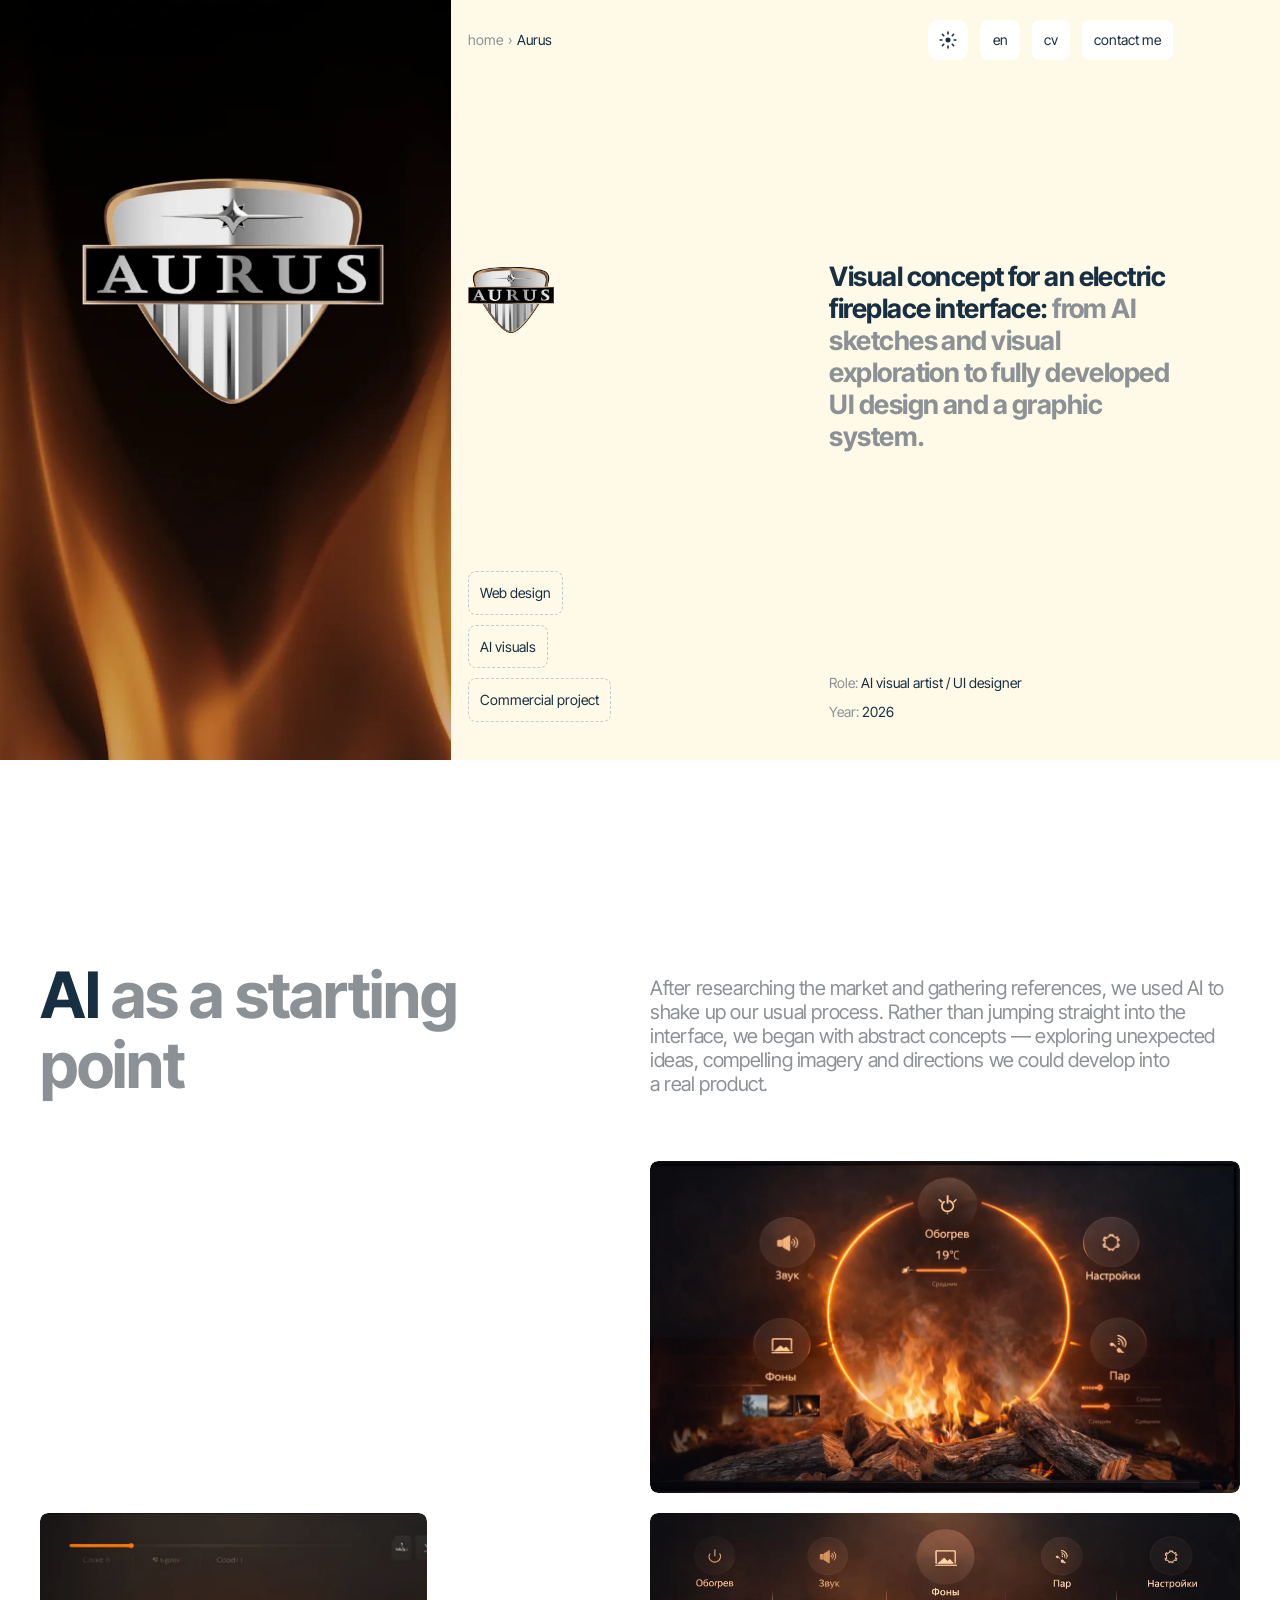
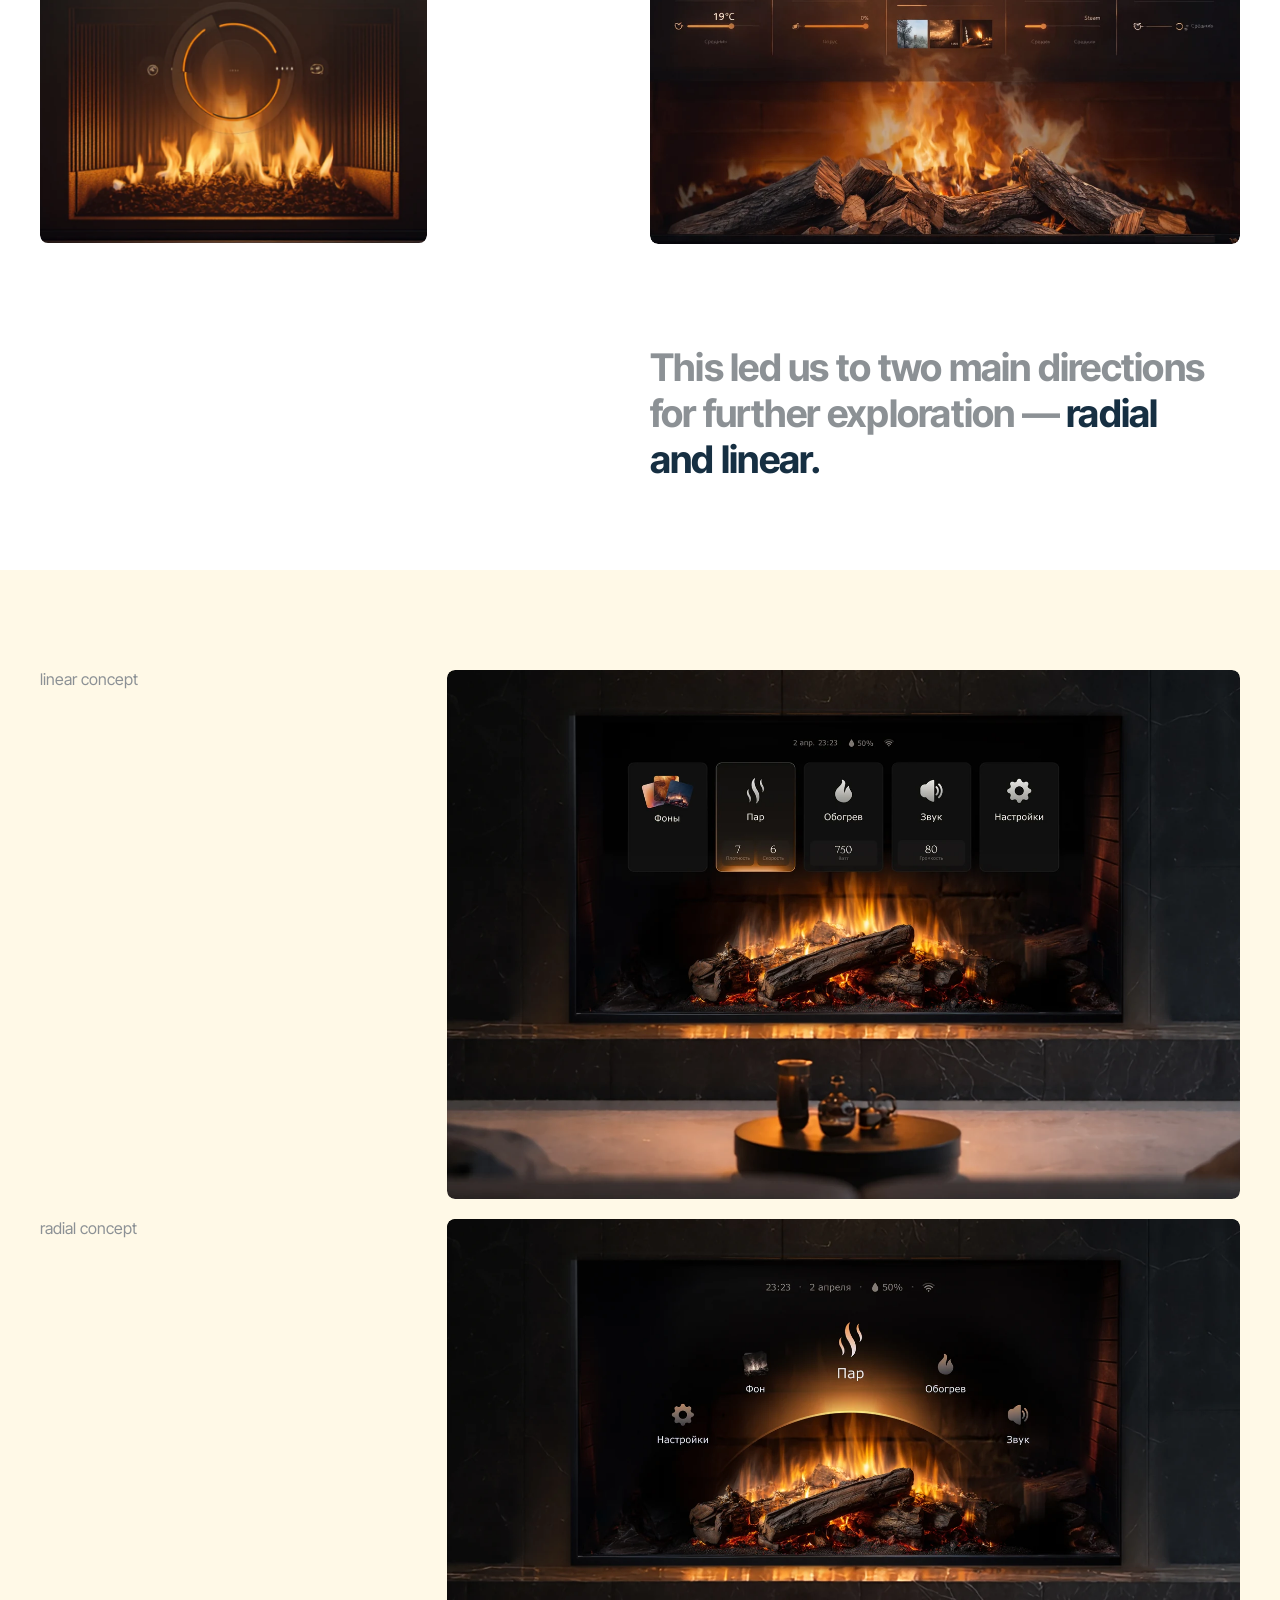
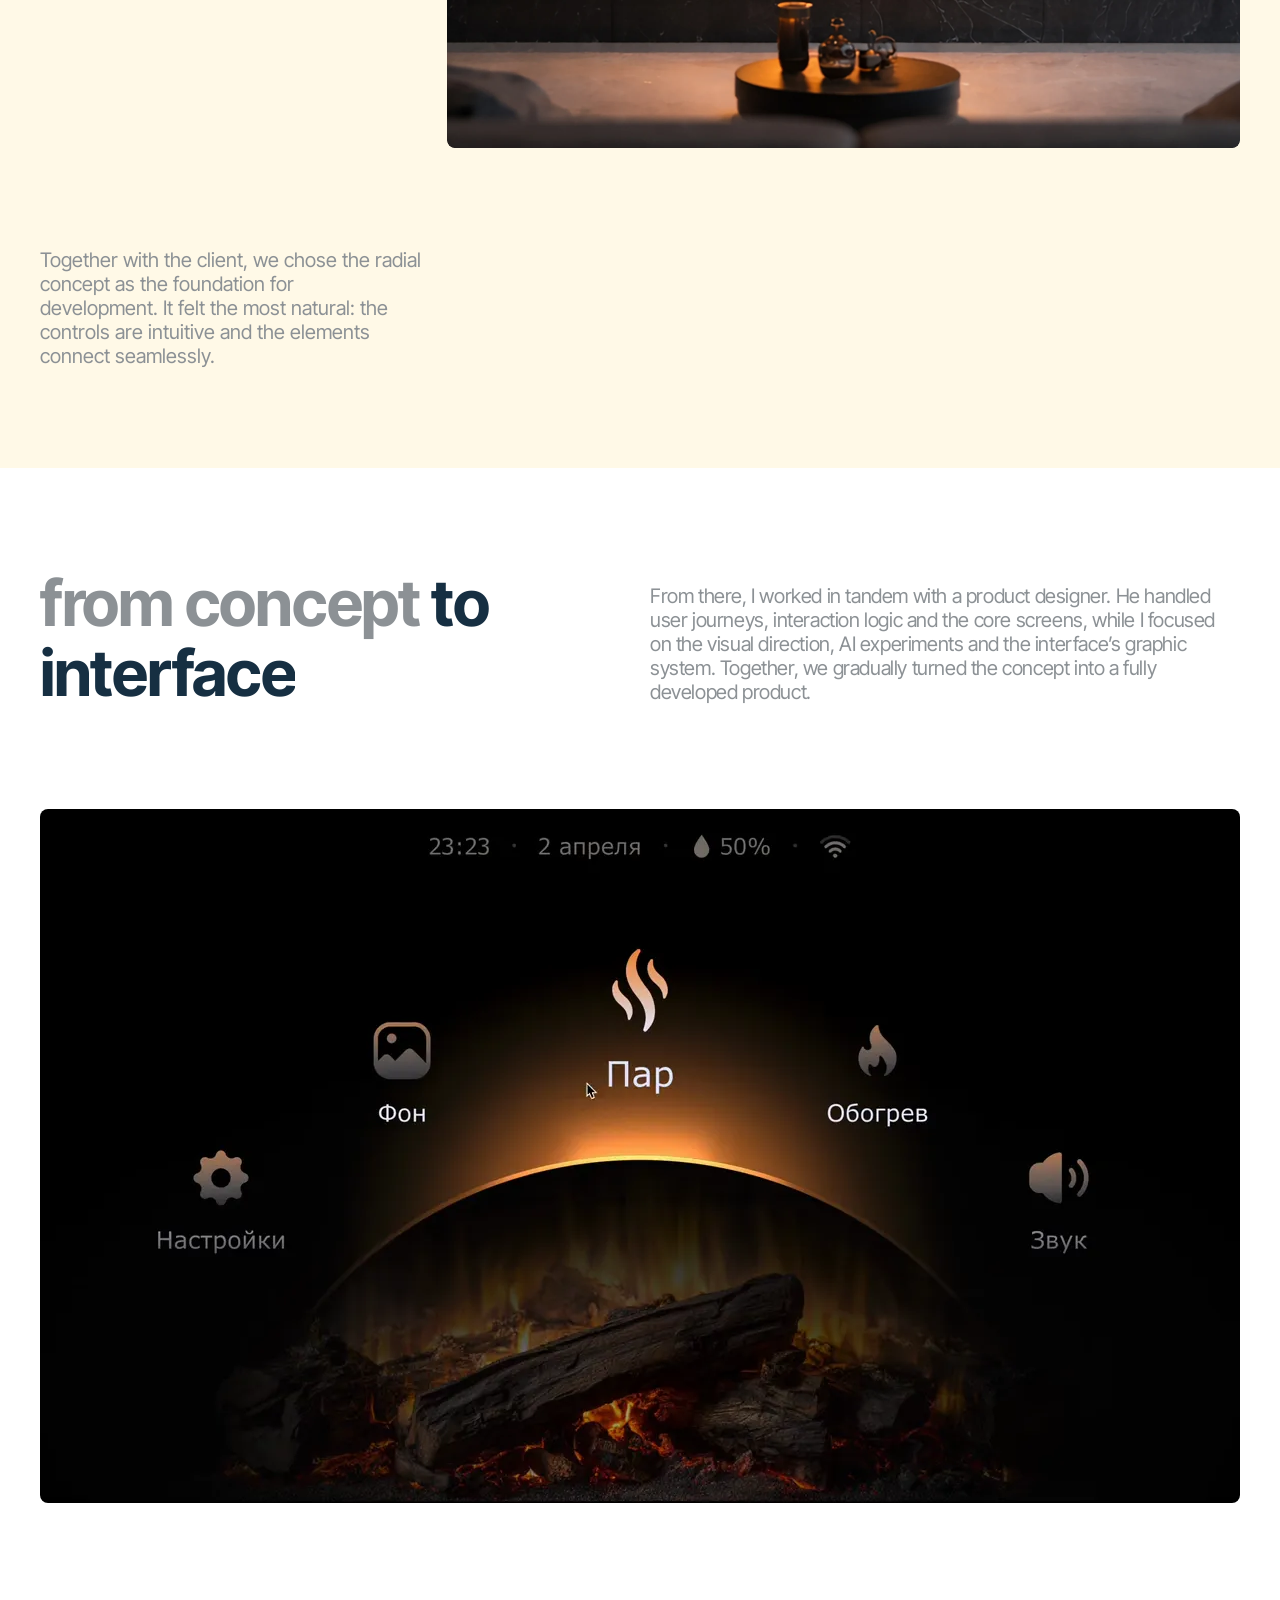
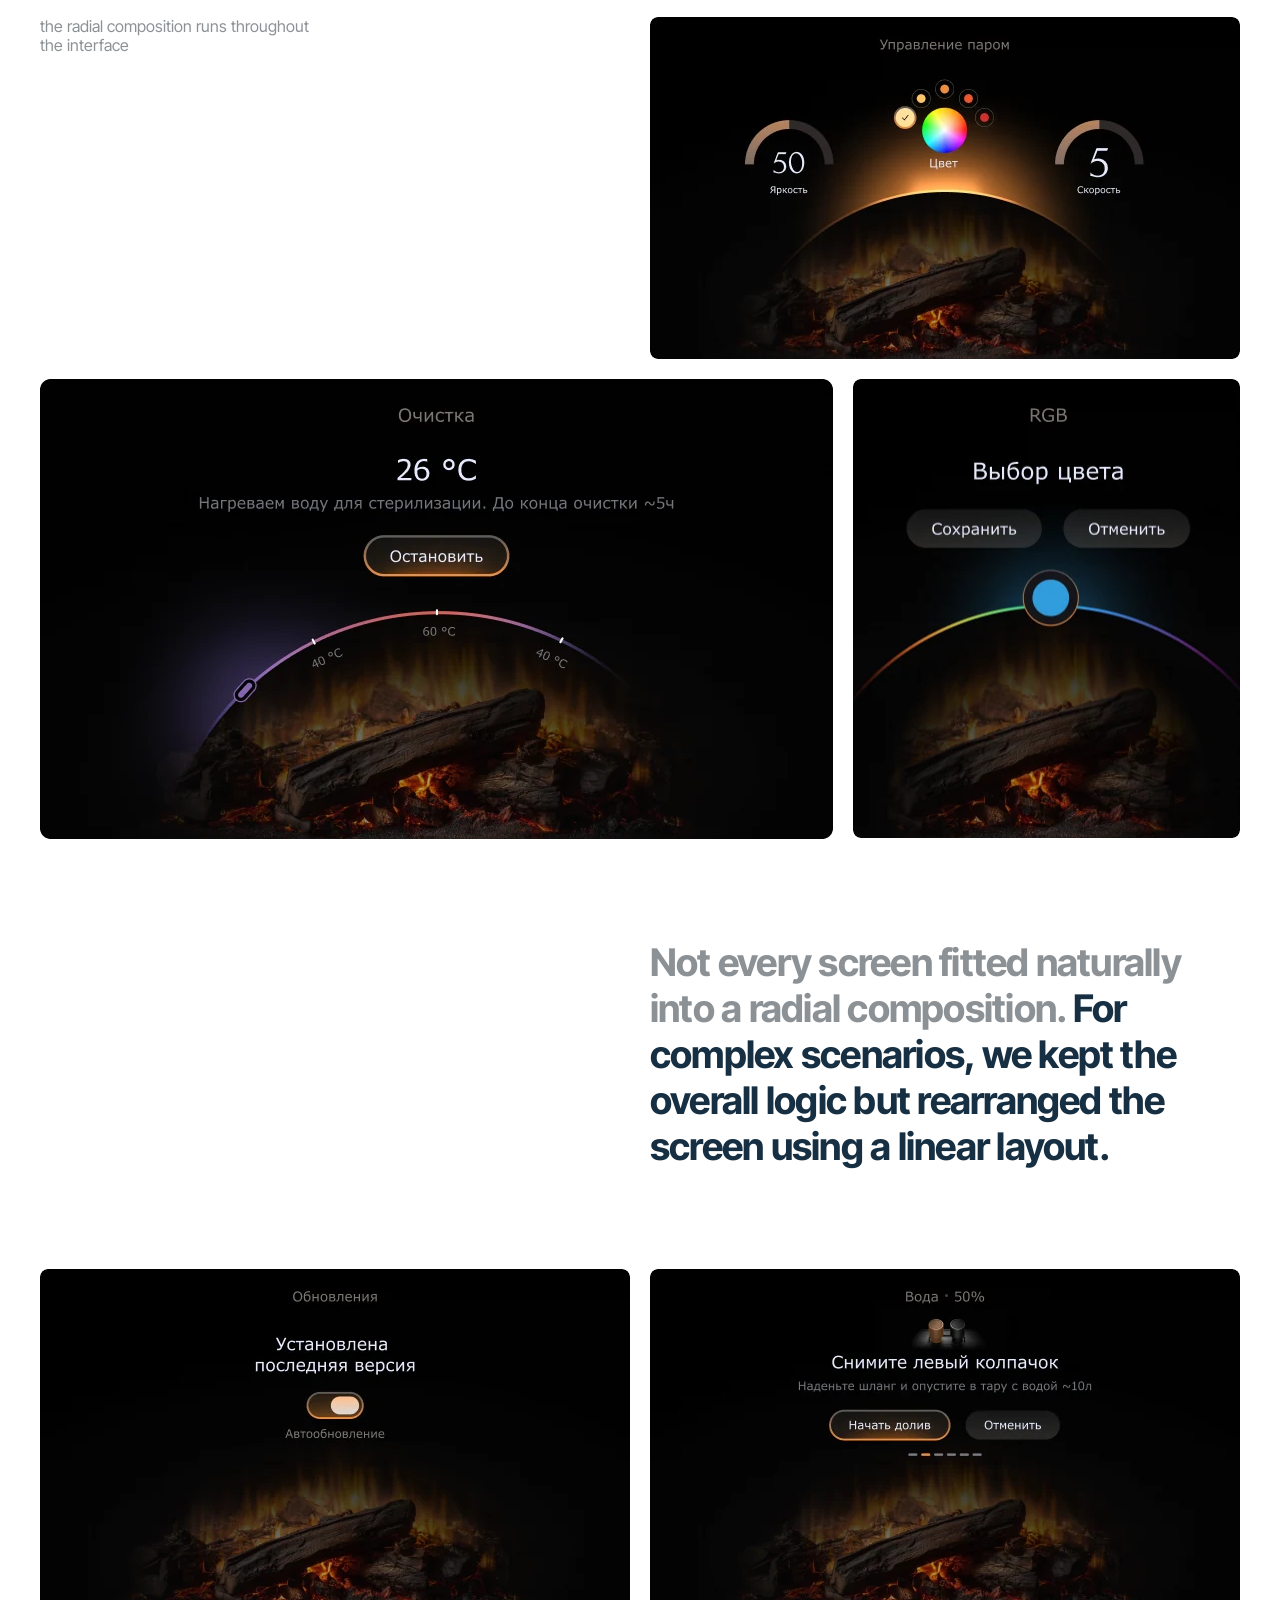
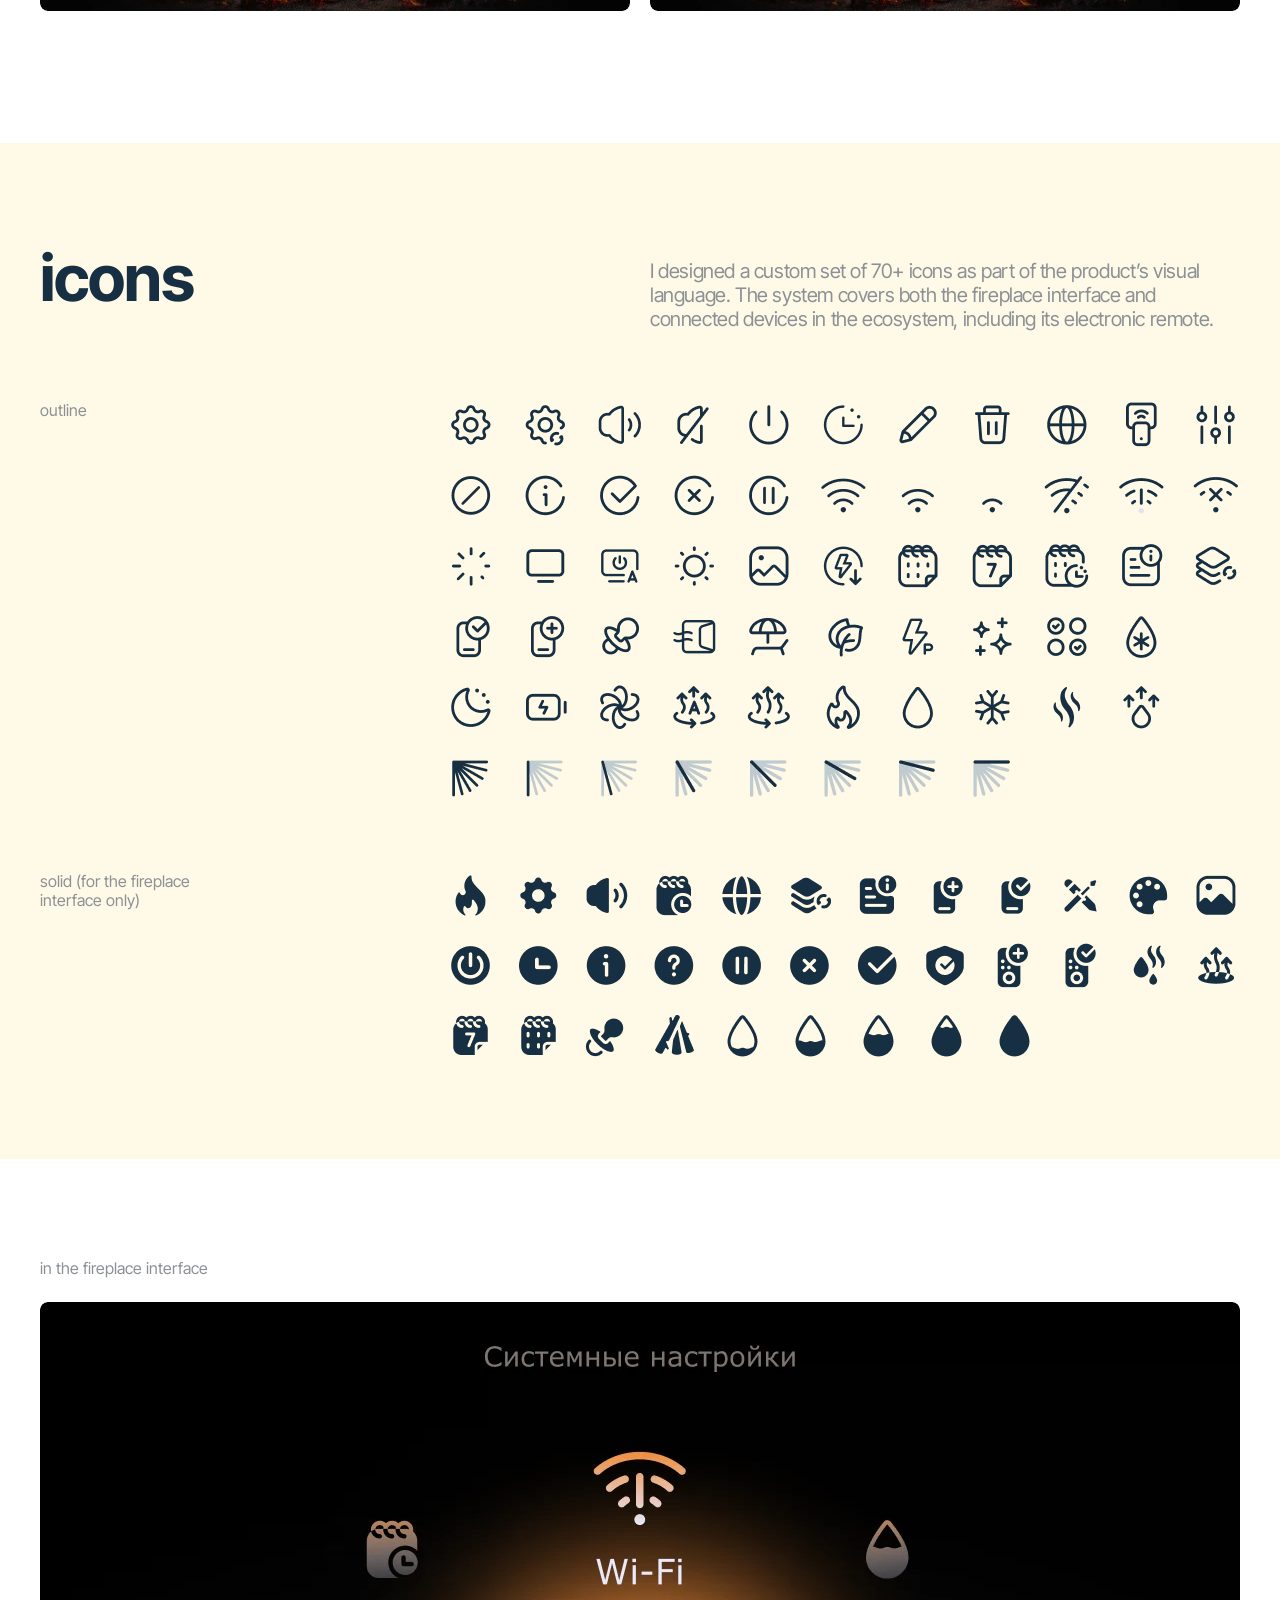
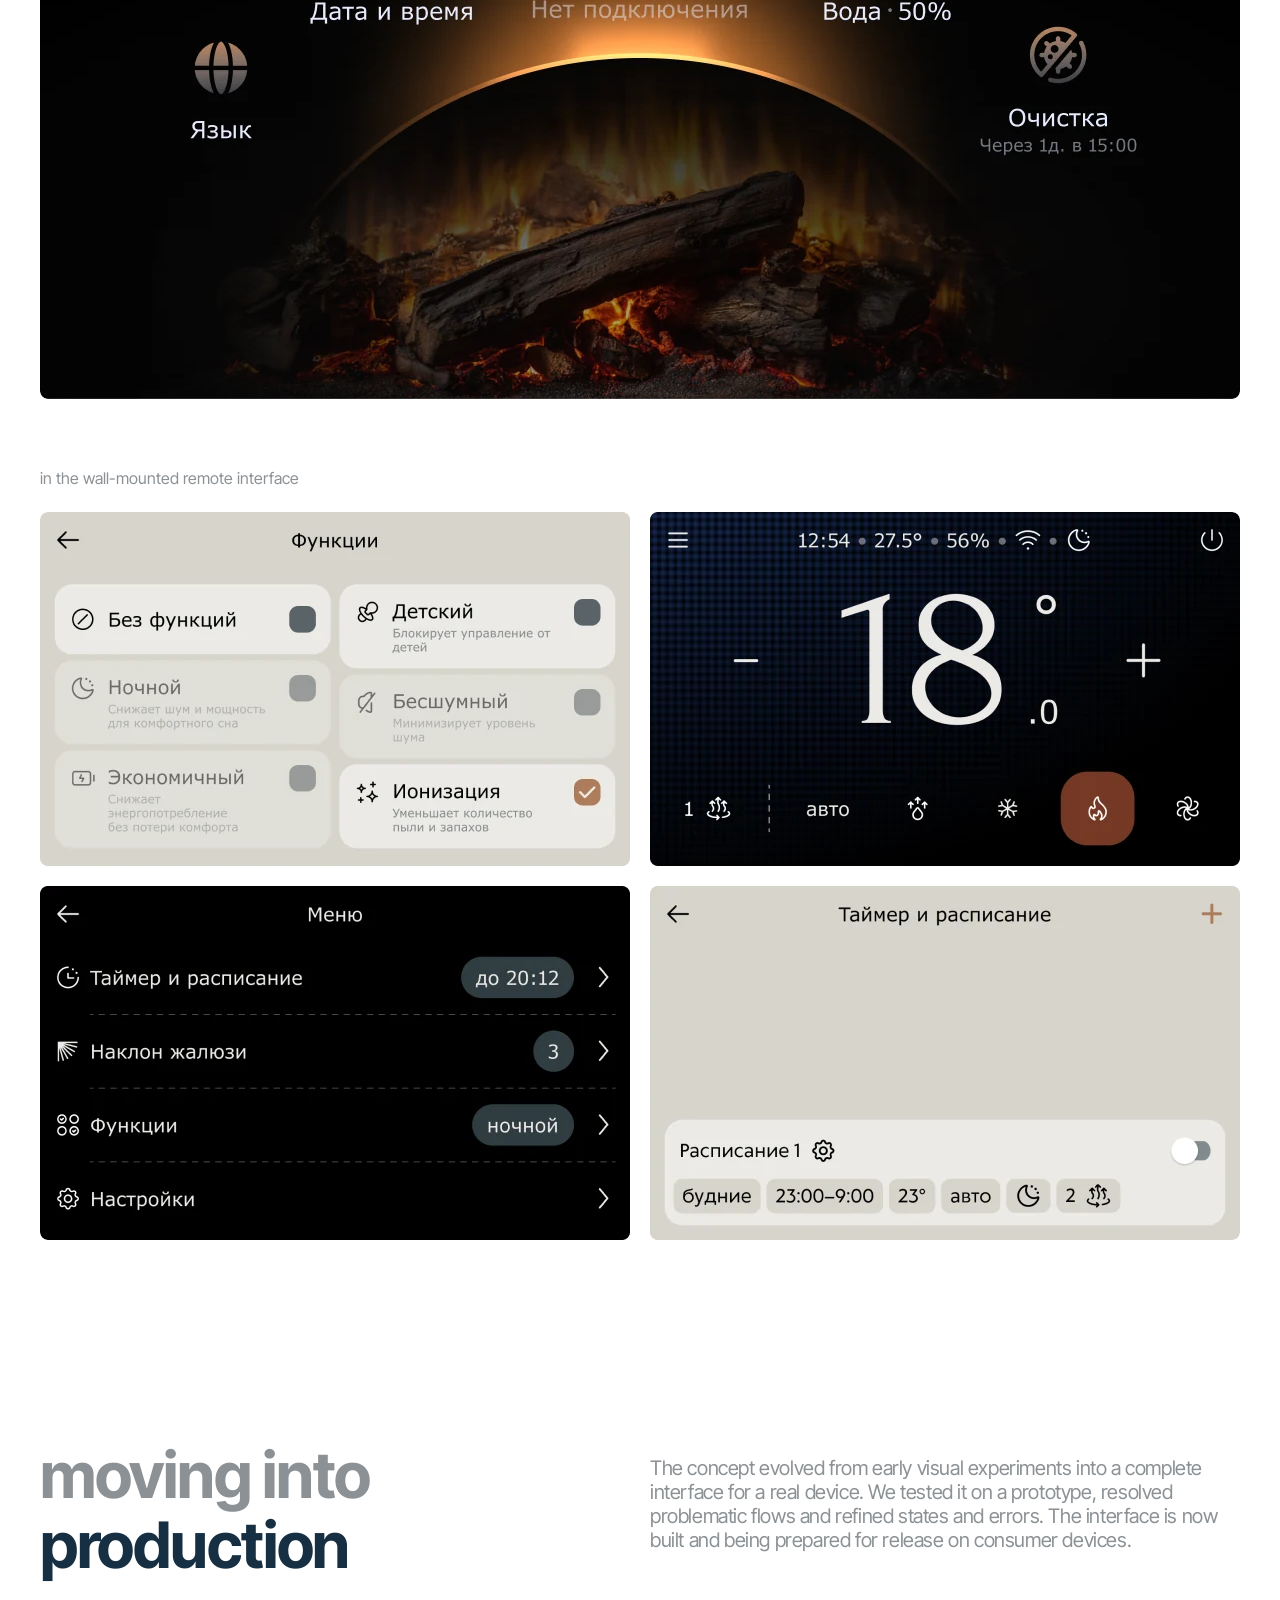
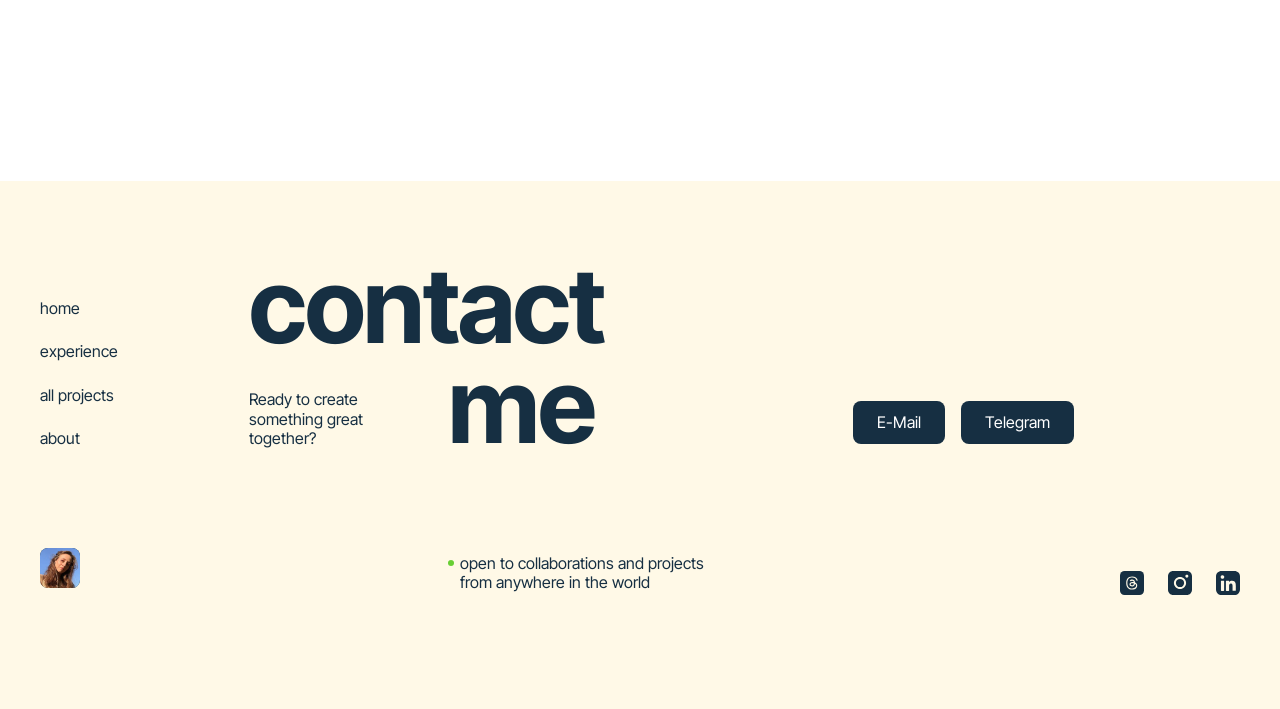
<file: aurus.html>
<!doctype html><html lang="ru"><head><meta charset="utf-8"><meta name="viewport" content="width=device-width, initial-scale=1"><title>Aurus — Daria Kapustina</title><meta name="description" content="Aurus — интерфейс электронного камина. Кейс Дарьи Капустиной."><meta property="og:type" content="website"><meta property="og:title" content="Aurus — Daria Kapustina"><meta property="og:description" content="Aurus — интерфейс электронного камина. Кейс Дарьи Капустиной."><meta property="og:locale" content="ru_RU"><meta name="twitter:card" content="summary_large_image"><meta property="og:image" content="https://drasica.github.io/assets/og-cover.jpg"><meta property="og:image:width" content="1200"><meta property="og:image:height" content="630"><meta name="twitter:image" content="https://drasica.github.io/assets/og-cover.jpg"><meta property="og:url" content="https://drasica.github.io/aurus.html"><meta name="theme-color" content="#fff9e7"><link rel="icon" href="assets/95c12.webp"><link rel="preload" href="assets/font-1.woff2?v=2" as="font" type="font/woff2" crossorigin><link rel="preload" href="assets/font-2.woff2?v=2" as="font" type="font/woff2" crossorigin><link rel="stylesheet" href="assets/fonts.css?v=2"><script src="theme.js"></script><link rel="stylesheet" href="styles.css?v=motion-19"><link rel="stylesheet" href="enta.css?v=layout-10"><script src="config.js?v=7" defer></script><script defer src="https://cloud.umami.is/script.js" data-website-id="0eed4cbd-fb3e-4f84-bfce-b9fba21e98c4" data-domains="drasica.github.io"></script><script src="analytics.js?v=2" defer></script><script src="video-wake.js?v=1" defer></script><script src="typography.js?v=2" defer></script><script src="translations.js?v=typography-24" defer></script><script src="enta.js?v=typography-15" defer></script><script src="assets/vendor/lenis.min.js" defer></script><script src="smooth-scroll.js?v=2" defer></script><script src="navigation.js?v=circle-13" defer></script><script src="mobile-menu.js?v=12" defer></script><link rel="stylesheet" href="aurus.css?v=10"><script src="reveal.js?v=motion-1" defer></script><script src="aurus.js?v=4" defer></script><link rel="stylesheet" href="footer.css?v=11"><link rel="stylesheet" href="mobile.css?v=23"><link rel="stylesheet" href="mobile-menu.css?v=9">
</head><body class="enta-page aurus-page"><a class="skip-link" href="#case-content">К содержанию</a><main id="main"><section class="hero case-hero" id="home"><div class="hero-canvas"><div class="case-cover"><video class="aurus-cover-video" autoplay muted loop playsinline preload="metadata" poster="assets/64a11.webp" aria-label="Aurus"><source src="assets/aurus-preview.mp4?v=2" type="video/mp4"></video></div><header class="header">
<div class="case-breadcrumb"><a href="index.html#home" data-en="home" data-ru="главная">главная</a><span aria-hidden="true">›</span><span>Aurus</span></div>
<nav class="header-actions" aria-label="Header navigation">
<button class="theme-toggle" type="button" aria-label="Switch to dark theme" aria-pressed="false"><svg class="theme-moon" viewBox="0 0 24 24" aria-hidden="true"><path d="M20.5 13.2A8.5 8.5 0 0 1 10.8 3.5 8.5 8.5 0 1 0 20.5 13.2Z"/></svg><img class="theme-sun" src="assets/header/sun.svg" width="20" height="20" alt=""></button>
<button class="language" aria-label="Switch to Russian" type="button" aria-pressed="false">en</button>
<a class="button" data-link="cv" aria-disabled="true" title="CV will be added soon">cv</a>
<a class="button" href="#contact" data-i18n="text2">contact me</a>
</nav>
<div class="menu-anchor" hidden>
<a class="menu-logo" href="index.html#home" aria-label="Home"><span aria-hidden="true"></span></a>
<div class="menu-panel" id="site-menu" hidden>
<nav aria-label="Main navigation">
<a href="index.html#home" data-i18n="text67">home</a>
<a href="index.html#experience" data-i18n="text68">experience</a>
<a href="index.html#projects" data-i18n="text69">all projects</a>
<a href="index.html#about" data-i18n="text70">about</a>
<a data-link="cv" aria-disabled="true" title="CV will be added soon">cv</a>
<a href="#contact" data-i18n="text2">contact me</a>
</nav>
</div>
<button class="language" aria-label="Switch to Russian" type="button" aria-pressed="false">en</button>
<button class="theme-toggle" type="button" aria-label="Switch to dark theme" aria-pressed="false"><svg class="theme-moon" viewBox="0 0 24 24" aria-hidden="true"><path d="M20.5 13.2A8.5 8.5 0 0 1 10.8 3.5 8.5 8.5 0 1 0 20.5 13.2Z"/></svg><svg class="theme-sun" viewBox="0 0 24 24" aria-hidden="true"><circle cx="12" cy="12" r="4"/><path d="M12 2v2m0 16v2M2 12h2m16 0h2M5 5l1.5 1.5m11 11L19 19M5 19l1.5-1.5m11-11L19 5"/></svg></button>
<button class="menu-toggle" type="button" aria-label="Open navigation" aria-expanded="false" aria-controls="site-menu"><span class="menu-icon" aria-hidden="true"></span></button>
</div>
</header><div class="case-identity aurus-logo"><div style="position:relative;width:100%;height:100%" data-node-id="4379:2757" data-name="image 981">
      <div style="position:absolute;inset:0;overflow:hidden;pointer-events:none">
        <img loading="lazy" decoding="async" alt="" style="position:absolute;height:136.36%;left:-2.33%;max-width:none;top:-18.18%;width:104.65%" src="assets/aurus/a859c.webp" />
      </div>
    </div></div><div class="case-introduction"><h1 class="" data-ru="Разработка визуальной концепции интерфейса электронного камина: от AI-набросков и поиска визуального языка до реального UI-дизайна интерфейса и графической системы." data-en="Visual concept for an electric fireplace interface: from AI sketches and visual exploration to fully developed UI design and a graphic system." data-emphasis-ru="от AI-набросков и поиска визуального языка до реального UI-дизайна интерфейса и графической системы." data-emphasis-en="from AI sketches and visual exploration to fully developed UI design and a graphic system." data-emphasis-tone="muted">Разработка визуальной концепции интерфейса электронного камина: от AI-набросков и поиска визуального языка до реального UI-дизайна интерфейса и графической системы.</h1></div><div class="case-tags"><span class="" data-ru="Веб-дизайн" data-en="Web design">Веб-дизайн</span><span class="" data-ru="AI-визуализации" data-en="AI visuals">AI-визуализации</span><span class="" data-ru="Коммерческий проект" data-en="Commercial project">Коммерческий проект</span></div><div class="case-meta"><p class="" data-ru="Роль: AI-визуализатор / UI-дизайнер" data-en="Role: AI visual artist / UI designer" data-emphasis-ru="Роль:" data-emphasis-en="Role:" data-emphasis-tone="muted">Роль: AI-визуализатор / UI-дизайнер</p><p class="" data-ru="Год: 2026" data-en="Year: 2026" data-emphasis-ru="Год:" data-emphasis-en="Year:" data-emphasis-tone="muted">Год: 2026</p></div></div></section><section class="case-section wrap aurus-start" id="case-content"><div class="case-heading"><h2 class="" data-ru="AI как точка старта" data-en="AI as a starting point" data-emphasis-ru="как точка старта" data-emphasis-en="as a starting point" data-emphasis-tone="muted">AI как точка старта</h2><p class="" data-ru="После анализа рынка и сбора референсов AI стал для нас способом немного встряхнуть привычный процесс. Вместо того чтобы сразу собирать реальный интерфейс, мы начали с абстрактных концептов — искали неожиданные идеи, интересные образы и направления, которые можно было приземлить дальше." data-en="After researching the market and gathering references, we used AI to shake up our usual process. Rather than jumping straight into the interface, we began with abstract concepts — exploring unexpected ideas, compelling imagery and directions we could develop into a real product.">После анализа рынка и сбора референсов AI стал для нас способом немного встряхнуть привычный процесс. Вместо того чтобы сразу собирать реальный интерфейс, мы начали с абстрактных концептов — искали неожиданные идеи, интересные образы и направления, которые можно было приземлить дальше.</p></div><div class="aurus-concepts"><div class="aurus-art concept-one" style="aspect-ratio:590/332" data-width="590" role="img" aria-label="Aurus — interface design"><div class="aurus-stage" style="width:590px;height:332px" aria-hidden="true"><div style="overflow:hidden;position:relative;border-radius:8px;width:100%;height:100%" data-node-id="4379:2784" data-name="image 149">
      <div style="position:absolute;inset:0;overflow:hidden;pointer-events:none;border-radius:8px">
        <img loading="lazy" decoding="async" alt="" style="position:absolute;height:153.01%;left:-13.56%;max-width:none;top:-23.8%;width:129.15%" src="assets/aurus/788c3.webp" />
      </div>
    </div></div></div><div class="aurus-art concept-two" style="aspect-ratio:590/331" data-width="590" role="img" aria-label="Aurus — interface design"><div class="aurus-stage" style="width:590px;height:331px" aria-hidden="true"><div style="overflow:hidden;position:relative;border-radius:8px;width:100%;height:100%" data-node-id="4379:2785" data-name="image 148">
      <div style="position:absolute;inset:0;overflow:hidden;pointer-events:none;border-radius:8px">
        <img loading="lazy" decoding="async" alt="" style="position:absolute;height:156.6%;left:-13.05%;max-width:none;top:-25.62%;width:131.72%" src="assets/aurus/7964d.webp" />
      </div>
    </div></div></div><div class="aurus-art concept-three" style="aspect-ratio:387/331" data-width="387" role="img" aria-label="Aurus — interface design"><div class="aurus-stage" style="width:387px;height:331px" aria-hidden="true"><div style="overflow:hidden;position:relative;border-radius:8px;width:100%;height:100%" data-node-id="4379:2786" data-name="image 1099">
      <div style="position:absolute;inset:0;overflow:hidden;pointer-events:none;border-radius:8px">
        <img loading="lazy" decoding="async" alt="" style="position:absolute;height:174.99%;left:-85.92%;max-width:none;top:-29.9%;width:267.06%" src="assets/aurus/ad6f6.webp" />
      </div>
    </div></div></div></div><p class="case-conclusion" data-ru="Так мы нащупали два глобальных направления для дальнейшего концептинга — радиальное и прямолинейное." data-en="This led us to two main directions for further exploration — radial and linear." data-emphasis-ru="радиальное и прямолинейное." data-emphasis-en="radial and linear." data-emphasis-tone="ink">Так мы нащупали два глобальных направления для дальнейшего концептинга — радиальное и прямолинейное.</p></section><section class="aurus-tinted"><div class="wrap"><div class="aurus-labelled"><p class="aurus-label" data-ru="прямолинейный концепт" data-en="linear concept">прямолинейный концепт</p><div class="aurus-crop" style="aspect-ratio:793/529"><div style="height:100%;position:relative;border-radius:8px;flex-shrink:0;width:100%" data-node-id="4379:2790" data-name="telegram-cloud-document-2-5386372997638561303 1">
          <div style="position:absolute;inset:0;overflow:hidden;pointer-events:none;border-radius:8px">
            <img loading="lazy" decoding="async" alt="" style="position:absolute;height:165.62%;left:-32.87%;max-width:none;top:-43.94%;width:165.76%" src="assets/aurus/7f00e.webp" />
          </div>
        </div></div></div><div class="aurus-labelled"><p class="aurus-label" data-ru="радиальный концепт" data-en="radial concept">радиальный концепт</p><div class="aurus-crop" style="aspect-ratio:793/529"><div style="height:100%;position:relative;border-radius:8px;flex-shrink:0;width:100%" data-node-id="4379:2793" data-name="telegram-cloud-document-2-5386372997638561303 1">
          <div aria-hidden style="position:absolute;inset:0;pointer-events:none;border-radius:8px">
            <div style="position:absolute;inset:0;overflow:hidden;border-radius:8px">
              <img loading="lazy" decoding="async" alt="" style="position:absolute;height:165.62%;left:-32.87%;max-width:none;top:-43.94%;width:165.76%" src="assets/aurus/7f00e.webp" />
            </div>
            <div style="position:absolute;inset:0;overflow:hidden;border-radius:8px">
              <img loading="lazy" decoding="async" alt="" style="position:absolute;height:164.71%;left:-32.38%;max-width:none;top:-44.64%;width:164.85%" src="assets/aurus/7b33d.webp" />
            </div>
          </div>
        </div></div></div><p class="aurus-decision" data-ru="Вместе с заказчиком мы выбрали радиальный концепт как основу для дальнейшей разработки. Он оказался самым органичным: логика управления считывается интуитивно, элементы легко связаны между собой." data-en="Together with the client, we chose the radial concept as the foundation for development. It felt the most natural: the controls are intuitive and the elements connect seamlessly.">Вместе с заказчиком мы выбрали радиальный концепт как основу для дальнейшей разработки. Он оказался самым органичным: логика управления считывается интуитивно, элементы легко связаны между собой.</p></div></section><section class="case-section aurus-screens wrap"><div class="case-heading"><h2 class="" data-ru="от концепции к интерфейсу" data-en="from concept to interface" data-emphasis-ru="от концепции" data-emphasis-en="from concept" data-emphasis-tone="muted">от концепции к интерфейсу</h2><p data-ru="Дальше мы работали в тандеме с продуктовым дизайнером. Он отвечал за пользовательские сценарии, логику взаимодействия и сборку основных экранов, а я — за визуальное направление, AI-эксперименты и графическую систему интерфейса. Так концепция постепенно превратилась в полноценный продукт." data-en="From there, I worked in tandem with a product designer. He handled user journeys, interaction logic and the core screens, while I focused on the visual direction, AI experiments and the interface’s graphic system. Together, we gradually turned the concept into a fully developed product.">Дальше мы работали в тандеме с продуктовым дизайнером. Он отвечал за пользовательские сценарии, логику взаимодействия и сборку основных экранов, а я — за визуальное направление, AI-эксперименты и графическую систему интерфейса. Так концепция постепенно превратилась в полноценный продукт.</p></div><video class="aurus-image screen-main" width="1600" height="926" data-src="assets/aurus/main-screen.mp4" poster="assets/aurus/main-screen-poster.webp" muted loop playsinline preload="none" aria-label="Главный экран камина"></video><div class="aurus-screen-grid"><p class="aurus-label screen-note" data-ru="радиальная композиция проходит через весь интерфейс" data-en="the radial composition runs throughout the interface">радиальная композиция проходит через весь интерфейс</p><img class="aurus-image  screen-one" src="assets/aurus/screen-2796.webp" width="590" height="342" loading="lazy" decoding="async" alt="Управление паром"><img class="aurus-image  screen-two" src="assets/aurus/screen-2855.webp" width="793" height="460" loading="lazy" decoding="async" alt="Очистка камина"><img class="aurus-image  screen-three" src="assets/aurus/screen-2889.webp" width="387" height="460" loading="lazy" decoding="async" alt="Выбор цвета RGB"></div><p class="case-conclusion" data-ru="Не все экраны органично укладывались в радиальную композицию. Поэтому для сложных сценариев мы сохранили общую логику, но перестроили экран по прямолинейному принципу." data-en="Not every screen fitted naturally into a radial composition. For complex scenarios, we kept the overall logic but rearranged the screen using a linear layout." data-emphasis-ru="Поэтому для сложных сценариев мы сохранили общую логику, но перестроили экран по прямолинейному принципу." data-emphasis-en="For complex scenarios, we kept the overall logic but rearranged the screen using a linear layout." data-emphasis-tone="ink">Не все экраны органично укладывались в радиальную композицию. Поэтому для сложных сценариев мы сохранили общую логику, но перестроили экран по прямолинейному принципу.</p><div class="aurus-pair"><img class="aurus-image  " src="assets/aurus/screen-2914.webp" width="590" height="342" loading="lazy" decoding="async" alt="Обновления"><img class="aurus-image  " src="assets/aurus/screen-2821.webp" width="590" height="342" loading="lazy" decoding="async" alt="Долив воды"></div></section><section class="aurus-tinted"><div class="wrap"><div class="case-heading"><h2 class="" data-ru="иконки" data-en="icons">иконки</h2><p class="" data-ru="Для проекта я отрисовала собственный пак из 70+ иконок, который стал частью визуального языка продукта. Система охватывает не только интерфейс камина, но и связанные устройства экосистемы — например, электронный пульт." data-en="I designed a custom set of 70+ icons as part of the product’s visual language. The system covers both the fireplace interface and connected devices in the ecosystem, including its electronic remote.">Для проекта я отрисовала собственный пак из 70+ иконок, который стал частью визуального языка продукта. Система охватывает не только интерфейс камина, но и связанные устройства экосистемы — например, электронный пульт.</p></div><figure class="aurus-icon-row"><figcaption data-ru="обводка" data-en="outline">обводка</figcaption><img class="aurus-image aurus-icon-image" src="assets/aurus/screen-2968.webp" width="793" height="401" loading="lazy" decoding="async" alt="обводка"></figure><figure class="aurus-icon-row"><figcaption data-ru="заливка (исключительно для интерфейса камина)" data-en="solid (for the fireplace interface only)">заливка (исключительно для интерфейса камина)</figcaption><img class="aurus-image aurus-icon-image" src="assets/aurus/screen-3413.webp" width="793" height="187" loading="lazy" decoding="async" alt="заливка (исключительно для интерфейса камина)"></figure></div></section><section class="case-section wrap aurus-devices"><figure class="aurus-device"><figcaption data-ru="в интерфейсе камина" data-en="in the fireplace interface">в интерфейсе камина</figcaption><img class="aurus-image " src="assets/aurus/screen-3511.webp" width="1200" height="697" loading="lazy" decoding="async" alt="в интерфейсе камина"></figure><figure class="aurus-device"><figcaption data-ru="в интерфейсе настенного пульта управления" data-en="in the wall-mounted remote interface">в интерфейсе настенного пульта управления</figcaption><img class="aurus-image " src="assets/aurus/screen-3546.webp" width="1200" height="728" loading="lazy" decoding="async" alt="в интерфейсе настенного пульта управления"></figure><div class="aurus-production"><div class="case-heading"><h2 class="" data-ru="начало производства" data-en="moving into production" data-emphasis-ru="начало" data-emphasis-en="moving into" data-emphasis-tone="muted">начало производства</h2><p class="" data-ru="Концепт прошёл путь от первых визуальных экспериментов до полноценного интерфейса реального устройства. Мы протестировали его на прототипе, нашли и исправили проблемные сценарии, проработали состояния и ошибки. Сейчас интерфейс собран и готовится к запуску на устройствах для массового пользователя." data-en="The concept evolved from early visual experiments into a complete interface for a real device. We tested it on a prototype, resolved problematic flows and refined states and errors. The interface is now built and being prepared for release on consumer devices.">Концепт прошёл путь от первых визуальных экспериментов до полноценного интерфейса реального устройства. Мы протестировали его на прототипе, нашли и исправили проблемные сценарии, проработали состояния и ошибки. Сейчас интерфейс собран и готовится к запуску на устройствах для массового пользователя.</p></div></div></section><footer id="contact">
<div class="footer-inner wrap">
<nav aria-label="Footer navigation">
<a href="index.html#home" data-i18n="text67">home</a>
<a href="index.html#experience" data-i18n="text68">experience</a>
<a href="index.html#projects" data-i18n="text69">all projects</a>
<a href="index.html#about" data-i18n="text70">about</a>
</nav>
<div class="contact-heading">
<h2 data-i18n="text71">contact
me</h2>
</div>
<p data-i18n="text72">Ready to create something great together?</p>
<div class="contact-actions">
<a class="button" data-link="email" href="mailto:drasica.k@gmail.com">E-Mail</a>
<a class="button" data-link="telegram" href="https://t.me/kadariart" target="_blank" rel="noopener noreferrer">Telegram</a>
</div>
<p class="availability status" data-i18n="text73">open to projects
from around the world</p>
<img src="assets/95c12.webp" alt="" class="footer-avatar" style="" loading="lazy" decoding="async" width="768" height="1024">
<div class="social-links" role="group" aria-label="Social profiles">
<a class="social-link social-linkedin" href="https://www.linkedin.com/in/daria-kapustina-a27a78249/" target="_blank" rel="noopener noreferrer" aria-label="LinkedIn"><svg class="social-vector" viewBox="140 0 40 40" xmlns="http://www.w3.org/2000/svg" aria-hidden="true" focusable="false">
<g id="Frame 2087331330">
<path id="Vector" d="M30 19.0769C30.3077 19.5385 30.6154 20 30.7692 20.7692H25.8462C25.8462 20.6154 25.8462 20.3077 26 20C26.1538 19.6923 26.1538 19.5385 26.4615 19.2308C26.6154 18.9231 26.9231 18.7692 27.2308 18.6154C27.5385 18.4615 28 18.3077 28.4615 18.3077C29.0769 18.4615 29.6923 18.6154 30 19.0769ZM15.8462 18C16.1538 17.6923 16.4615 17.2308 16.4615 16.6154C16.4615 16.3077 16.4615 16 16.3077 15.6923C16.1538 15.5385 16 15.2308 15.8462 15.2308C15.6923 15.0769 15.3846 15.0769 15.0769 14.9231H11.0769V18.4615H14.4615C14.9231 18.4615 15.3846 18.3077 15.8462 18ZM14.6154 20.6154H11.0769V24.7692H14.6154C14.9231 24.7692 15.2308 24.7692 15.5385 24.6154C15.8462 24.6154 16.1538 24.4615 16.3077 24.3077C16.4615 24.1538 16.7692 24 16.9231 23.6923C17.0769 23.3846 17.0769 23.0769 17.0769 22.7692C17.0769 22 16.9231 21.3846 16.4615 21.0769C16 20.7692 15.3846 20.6154 14.6154 20.6154ZM40 7.53846V32.4615C40 36.6154 36.6154 40 32.4615 40H7.53846C3.38462 40 0 36.6154 0 32.4615V7.53846C0 3.38462 3.38462 0 7.53846 0H32.4615C36.6154 0 40 3.38462 40 7.53846ZM25.2308 14.7692H31.3846V13.2308H25.2308V14.7692ZM20.3077 23.0769C20.3077 22.1538 20.1538 21.3846 19.6923 20.6154C19.2308 20 18.6154 19.5385 17.6923 19.2308C18.3077 18.9231 18.9231 18.4615 19.2308 18C19.5385 17.5385 19.6923 16.9231 19.6923 16.1538C19.6923 15 19.5385 14.9231 19.3846 14.3077C19.0769 13.8462 18.7692 13.3846 18.4615 13.2308C18 12.9231 17.5385 12.7692 16.9231 12.6154C16.1538 12.3077 15.5385 12.3077 14.7692 12.3077H7.69231V27.3846H15.0769C15.6923 27.3846 16.4615 27.2308 17.0769 27.0769C17.6923 26.9231 18.3077 26.6154 18.7692 26.3077C19.2308 26 19.6923 25.5385 20 24.9231C20.1538 24.4615 20.3077 23.8462 20.3077 23.0769ZM25.8462 22.6154H33.6923C33.6923 21.6923 33.6923 20.9231 33.5385 20.1538C33.3846 19.3846 33.0769 18.6154 32.6154 18.1538C32.1538 17.5385 31.5385 17.0769 30.9231 16.7692C30.1538 16.4615 29.3846 16.1538 28.4615 16.1538C27.6923 16.1538 26.9231 16.3077 26.1538 16.6154C25.5385 16.9231 24.9231 17.3846 24.3077 17.8462C23.8462 18.3077 23.3846 18.9231 23.2308 19.6923C22.9231 20.4615 22.7692 21.2308 22.7692 22C22.7692 23.1538 22.9231 23.6923 23.2308 24.3077C23.5385 25.0769 23.8462 25.6923 24.3077 26.1538C24.7692 26.6154 25.3846 27.0769 26 27.3846C26.7692 27.6923 27.5385 27.8462 28.3077 27.8462C29.5385 27.8462 30.6154 27.5385 31.5385 26.9231C32.4615 26.3077 33.0769 25.3846 33.5385 24.1538H30.9231C30.7692 24.4615 30.6154 24.7692 30.1538 25.0769C29.6923 25.3846 29.2308 25.5385 28.6154 25.5385C27.8462 25.5385 27.0769 25.3846 26.6154 24.9231C26.1538 24.3077 25.8462 23.5385 25.8462 22.6154Z" fill="currentColor"/>
<path id="Vector_2" fill-rule="evenodd" clip-rule="evenodd" d="M78.5721 0C76.2992 -1.67598e-07 74.1194 0.902681 72.5119 2.50956C70.9044 4.11643 70.0009 6.29594 70 8.56884V31.4279C70 33.7013 70.9031 35.8817 72.5107 37.4893C74.1183 39.0969 76.2987 40 78.5721 40H101.431C103.704 39.9991 105.884 39.0956 107.49 37.4881C109.097 35.8806 110 33.7008 110 31.4279V8.56884C109.999 6.29651 109.096 4.1175 107.489 2.51072C105.882 0.903939 103.703 0.000872463 101.431 0H78.5721ZM103.897 8.58201C103.897 9.23681 103.637 9.86479 103.174 10.3278C102.711 10.7908 102.083 11.0509 101.428 11.0509C100.773 11.0509 100.145 10.7908 99.6821 10.3278C99.2191 9.86479 98.9589 9.23681 98.9589 8.58201C98.9589 7.92721 99.2191 7.29923 99.6821 6.83621C100.145 6.3732 100.773 6.11308 101.428 6.11308C102.083 6.11308 102.711 6.3732 103.174 6.83621C103.637 7.29923 103.897 7.92721 103.897 8.58201ZM90.0049 13.1512C88.189 13.1512 86.4474 13.8726 85.1633 15.1567C83.8792 16.4408 83.1578 18.1824 83.1578 19.9984C83.1578 21.8143 83.8792 23.5559 85.1633 24.84C86.4474 26.1241 88.189 26.8455 90.0049 26.8455C91.8209 26.8455 93.5625 26.1241 94.8466 24.84C96.1307 23.5559 96.8521 21.8143 96.8521 19.9984C96.8521 18.1824 96.1307 16.4408 94.8466 15.1567C93.5625 13.8726 91.8209 13.1512 90.0049 13.1512ZM79.8626 19.9984C79.8626 17.3093 80.9308 14.7304 82.8322 12.8289C84.7337 10.9275 87.3126 9.85927 90.0016 9.85927C92.6907 9.85927 95.2696 10.9275 97.1711 12.8289C99.0725 14.7304 100.141 17.3093 100.141 19.9984C100.141 22.6874 99.0725 25.2663 97.1711 27.1678C95.2696 29.0692 92.6907 30.1374 90.0016 30.1374C87.3126 30.1374 84.7337 29.0692 82.8322 27.1678C80.9308 25.2663 79.8626 22.6874 79.8626 19.9984Z" fill="currentColor"/>
<path id="Vector_3" d="M170.878 0H149.122C146.703 0 144.383 0.961071 142.672 2.67179C140.961 4.3825 140 6.70273 140 9.12205V30.8779C140 33.2973 140.961 35.6175 142.672 37.3282C144.383 39.0389 146.703 40 149.122 40H170.878C173.297 40 175.617 39.0389 177.328 37.3282C179.039 35.6175 180 33.2973 180 30.8779V9.12205C180 6.70273 179.039 4.3825 177.328 2.67179C175.617 0.961071 173.297 0 170.878 0ZM153.524 32.2913C153.531 32.4029 153.514 32.5147 153.476 32.6198C153.437 32.7248 153.378 32.821 153.301 32.9022C153.224 32.9835 153.132 33.0482 153.029 33.0923C152.926 33.1365 152.815 33.1592 152.704 33.159H149.052C148.832 33.1536 148.623 33.0621 148.469 32.904C148.316 32.746 148.231 32.5341 148.232 32.3138V17.1282C148.229 17.0186 148.248 16.9094 148.288 16.8073C148.328 16.7051 148.387 16.612 148.464 16.5334C148.54 16.4548 148.632 16.3923 148.733 16.3497C148.834 16.307 148.943 16.2851 149.052 16.2851H152.704C152.813 16.2851 152.922 16.307 153.023 16.3497C153.124 16.3923 153.215 16.4548 153.292 16.5334C153.368 16.612 153.428 16.7051 153.468 16.8073C153.508 16.9094 153.527 17.0186 153.524 17.1282V32.2913ZM150.81 13.0913C150.415 13.0883 150.024 13.0075 149.66 12.8535C149.296 12.6995 148.966 12.4753 148.688 12.1936C148.411 11.912 148.192 11.5785 148.043 11.2122C147.895 10.8458 147.82 10.4538 147.823 10.0585C147.826 9.66315 147.906 9.27229 148.06 8.9082C148.214 8.54412 148.439 8.21393 148.72 7.9365C149.002 7.65906 149.335 7.43982 149.702 7.29128C150.068 7.14273 150.46 7.06781 150.855 7.07077C151.64 7.09629 152.384 7.42743 152.928 7.99355C153.471 8.55967 153.773 9.31594 153.767 10.101C153.761 10.886 153.448 11.6377 152.896 12.1956C152.344 12.7535 151.595 13.0734 150.81 13.0872M172.999 32.2667C172.998 32.4739 172.917 32.6727 172.772 32.8212C172.627 32.9697 172.431 33.0562 172.224 33.0626H168.369C168.162 33.0562 167.965 32.9694 167.82 32.8205C167.675 32.6716 167.594 32.4722 167.594 32.2646V25.241C167.594 24.1928 167.914 20.681 164.812 20.681C162.394 20.681 161.916 23.1426 161.824 24.238V32.4246C161.824 32.6326 161.743 32.8324 161.598 32.9818C161.453 33.1311 161.256 33.2182 161.048 33.2246H157.309C157.097 33.2241 156.894 33.1395 156.744 32.9896C156.595 32.8396 156.511 32.6364 156.511 32.4246V17.0544C156.517 16.8465 156.604 16.6493 156.754 16.5045C156.903 16.3598 157.103 16.2789 157.311 16.279H161.048C161.256 16.2789 161.456 16.3598 161.605 16.5045C161.755 16.6493 161.842 16.8465 161.848 17.0544V18.3774C162.394 17.5787 163.147 16.9441 164.027 16.5422C164.907 16.1402 165.88 15.9861 166.841 16.0964C173.067 16.0964 173.044 21.9118 173.044 25.2185L172.999 32.2667Z" fill="currentColor"/>
</g>
</svg></a><a class="social-link social-instagram" href="https://www.instagram.com/drasica/" target="_blank" rel="noopener noreferrer" aria-label="Instagram"><svg class="social-vector" viewBox="70 0 40 40" xmlns="http://www.w3.org/2000/svg" aria-hidden="true" focusable="false">
<g id="Frame 2087331330">
<path id="Vector" d="M30 19.0769C30.3077 19.5385 30.6154 20 30.7692 20.7692H25.8462C25.8462 20.6154 25.8462 20.3077 26 20C26.1538 19.6923 26.1538 19.5385 26.4615 19.2308C26.6154 18.9231 26.9231 18.7692 27.2308 18.6154C27.5385 18.4615 28 18.3077 28.4615 18.3077C29.0769 18.4615 29.6923 18.6154 30 19.0769ZM15.8462 18C16.1538 17.6923 16.4615 17.2308 16.4615 16.6154C16.4615 16.3077 16.4615 16 16.3077 15.6923C16.1538 15.5385 16 15.2308 15.8462 15.2308C15.6923 15.0769 15.3846 15.0769 15.0769 14.9231H11.0769V18.4615H14.4615C14.9231 18.4615 15.3846 18.3077 15.8462 18ZM14.6154 20.6154H11.0769V24.7692H14.6154C14.9231 24.7692 15.2308 24.7692 15.5385 24.6154C15.8462 24.6154 16.1538 24.4615 16.3077 24.3077C16.4615 24.1538 16.7692 24 16.9231 23.6923C17.0769 23.3846 17.0769 23.0769 17.0769 22.7692C17.0769 22 16.9231 21.3846 16.4615 21.0769C16 20.7692 15.3846 20.6154 14.6154 20.6154ZM40 7.53846V32.4615C40 36.6154 36.6154 40 32.4615 40H7.53846C3.38462 40 0 36.6154 0 32.4615V7.53846C0 3.38462 3.38462 0 7.53846 0H32.4615C36.6154 0 40 3.38462 40 7.53846ZM25.2308 14.7692H31.3846V13.2308H25.2308V14.7692ZM20.3077 23.0769C20.3077 22.1538 20.1538 21.3846 19.6923 20.6154C19.2308 20 18.6154 19.5385 17.6923 19.2308C18.3077 18.9231 18.9231 18.4615 19.2308 18C19.5385 17.5385 19.6923 16.9231 19.6923 16.1538C19.6923 15 19.5385 14.9231 19.3846 14.3077C19.0769 13.8462 18.7692 13.3846 18.4615 13.2308C18 12.9231 17.5385 12.7692 16.9231 12.6154C16.1538 12.3077 15.5385 12.3077 14.7692 12.3077H7.69231V27.3846H15.0769C15.6923 27.3846 16.4615 27.2308 17.0769 27.0769C17.6923 26.9231 18.3077 26.6154 18.7692 26.3077C19.2308 26 19.6923 25.5385 20 24.9231C20.1538 24.4615 20.3077 23.8462 20.3077 23.0769ZM25.8462 22.6154H33.6923C33.6923 21.6923 33.6923 20.9231 33.5385 20.1538C33.3846 19.3846 33.0769 18.6154 32.6154 18.1538C32.1538 17.5385 31.5385 17.0769 30.9231 16.7692C30.1538 16.4615 29.3846 16.1538 28.4615 16.1538C27.6923 16.1538 26.9231 16.3077 26.1538 16.6154C25.5385 16.9231 24.9231 17.3846 24.3077 17.8462C23.8462 18.3077 23.3846 18.9231 23.2308 19.6923C22.9231 20.4615 22.7692 21.2308 22.7692 22C22.7692 23.1538 22.9231 23.6923 23.2308 24.3077C23.5385 25.0769 23.8462 25.6923 24.3077 26.1538C24.7692 26.6154 25.3846 27.0769 26 27.3846C26.7692 27.6923 27.5385 27.8462 28.3077 27.8462C29.5385 27.8462 30.6154 27.5385 31.5385 26.9231C32.4615 26.3077 33.0769 25.3846 33.5385 24.1538H30.9231C30.7692 24.4615 30.6154 24.7692 30.1538 25.0769C29.6923 25.3846 29.2308 25.5385 28.6154 25.5385C27.8462 25.5385 27.0769 25.3846 26.6154 24.9231C26.1538 24.3077 25.8462 23.5385 25.8462 22.6154Z" fill="currentColor"/>
<path id="Vector_2" fill-rule="evenodd" clip-rule="evenodd" d="M78.5721 0C76.2992 -1.67598e-07 74.1194 0.902681 72.5119 2.50956C70.9044 4.11643 70.0009 6.29594 70 8.56884V31.4279C70 33.7013 70.9031 35.8817 72.5107 37.4893C74.1183 39.0969 76.2987 40 78.5721 40H101.431C103.704 39.9991 105.884 39.0956 107.49 37.4881C109.097 35.8806 110 33.7008 110 31.4279V8.56884C109.999 6.29651 109.096 4.1175 107.489 2.51072C105.882 0.903939 103.703 0.000872463 101.431 0H78.5721ZM103.897 8.58201C103.897 9.23681 103.637 9.86479 103.174 10.3278C102.711 10.7908 102.083 11.0509 101.428 11.0509C100.773 11.0509 100.145 10.7908 99.6821 10.3278C99.2191 9.86479 98.9589 9.23681 98.9589 8.58201C98.9589 7.92721 99.2191 7.29923 99.6821 6.83621C100.145 6.3732 100.773 6.11308 101.428 6.11308C102.083 6.11308 102.711 6.3732 103.174 6.83621C103.637 7.29923 103.897 7.92721 103.897 8.58201ZM90.0049 13.1512C88.189 13.1512 86.4474 13.8726 85.1633 15.1567C83.8792 16.4408 83.1578 18.1824 83.1578 19.9984C83.1578 21.8143 83.8792 23.5559 85.1633 24.84C86.4474 26.1241 88.189 26.8455 90.0049 26.8455C91.8209 26.8455 93.5625 26.1241 94.8466 24.84C96.1307 23.5559 96.8521 21.8143 96.8521 19.9984C96.8521 18.1824 96.1307 16.4408 94.8466 15.1567C93.5625 13.8726 91.8209 13.1512 90.0049 13.1512ZM79.8626 19.9984C79.8626 17.3093 80.9308 14.7304 82.8322 12.8289C84.7337 10.9275 87.3126 9.85927 90.0016 9.85927C92.6907 9.85927 95.2696 10.9275 97.1711 12.8289C99.0725 14.7304 100.141 17.3093 100.141 19.9984C100.141 22.6874 99.0725 25.2663 97.1711 27.1678C95.2696 29.0692 92.6907 30.1374 90.0016 30.1374C87.3126 30.1374 84.7337 29.0692 82.8322 27.1678C80.9308 25.2663 79.8626 22.6874 79.8626 19.9984Z" fill="currentColor"/>
<path id="Vector_3" d="M170.878 0H149.122C146.703 0 144.383 0.961071 142.672 2.67179C140.961 4.3825 140 6.70273 140 9.12205V30.8779C140 33.2973 140.961 35.6175 142.672 37.3282C144.383 39.0389 146.703 40 149.122 40H170.878C173.297 40 175.617 39.0389 177.328 37.3282C179.039 35.6175 180 33.2973 180 30.8779V9.12205C180 6.70273 179.039 4.3825 177.328 2.67179C175.617 0.961071 173.297 0 170.878 0ZM153.524 32.2913C153.531 32.4029 153.514 32.5147 153.476 32.6198C153.437 32.7248 153.378 32.821 153.301 32.9022C153.224 32.9835 153.132 33.0482 153.029 33.0923C152.926 33.1365 152.815 33.1592 152.704 33.159H149.052C148.832 33.1536 148.623 33.0621 148.469 32.904C148.316 32.746 148.231 32.5341 148.232 32.3138V17.1282C148.229 17.0186 148.248 16.9094 148.288 16.8073C148.328 16.7051 148.387 16.612 148.464 16.5334C148.54 16.4548 148.632 16.3923 148.733 16.3497C148.834 16.307 148.943 16.2851 149.052 16.2851H152.704C152.813 16.2851 152.922 16.307 153.023 16.3497C153.124 16.3923 153.215 16.4548 153.292 16.5334C153.368 16.612 153.428 16.7051 153.468 16.8073C153.508 16.9094 153.527 17.0186 153.524 17.1282V32.2913ZM150.81 13.0913C150.415 13.0883 150.024 13.0075 149.66 12.8535C149.296 12.6995 148.966 12.4753 148.688 12.1936C148.411 11.912 148.192 11.5785 148.043 11.2122C147.895 10.8458 147.82 10.4538 147.823 10.0585C147.826 9.66315 147.906 9.27229 148.06 8.9082C148.214 8.54412 148.439 8.21393 148.72 7.9365C149.002 7.65906 149.335 7.43982 149.702 7.29128C150.068 7.14273 150.46 7.06781 150.855 7.07077C151.64 7.09629 152.384 7.42743 152.928 7.99355C153.471 8.55967 153.773 9.31594 153.767 10.101C153.761 10.886 153.448 11.6377 152.896 12.1956C152.344 12.7535 151.595 13.0734 150.81 13.0872M172.999 32.2667C172.998 32.4739 172.917 32.6727 172.772 32.8212C172.627 32.9697 172.431 33.0562 172.224 33.0626H168.369C168.162 33.0562 167.965 32.9694 167.82 32.8205C167.675 32.6716 167.594 32.4722 167.594 32.2646V25.241C167.594 24.1928 167.914 20.681 164.812 20.681C162.394 20.681 161.916 23.1426 161.824 24.238V32.4246C161.824 32.6326 161.743 32.8324 161.598 32.9818C161.453 33.1311 161.256 33.2182 161.048 33.2246H157.309C157.097 33.2241 156.894 33.1395 156.744 32.9896C156.595 32.8396 156.511 32.6364 156.511 32.4246V17.0544C156.517 16.8465 156.604 16.6493 156.754 16.5045C156.903 16.3598 157.103 16.2789 157.311 16.279H161.048C161.256 16.2789 161.456 16.3598 161.605 16.5045C161.755 16.6493 161.842 16.8465 161.848 17.0544V18.3774C162.394 17.5787 163.147 16.9441 164.027 16.5422C164.907 16.1402 165.88 15.9861 166.841 16.0964C173.067 16.0964 173.044 21.9118 173.044 25.2185L172.999 32.2667Z" fill="currentColor"/>
</g>
</svg></a><a class="social-link social-threads" href="https://www.threads.com/@drasica" target="_blank" rel="noopener noreferrer" aria-label="Threads"><svg class="social-vector" viewBox="0 0 40 40" xmlns="http://www.w3.org/2000/svg" aria-hidden="true" focusable="false"><defs><mask id="threads-cut"><rect width="40" height="40" fill="#fff"/><path transform="translate(9 9) scale(.9167)" fill="#000" d="M12.186 24h-.007c-3.581-.024-6.334-1.205-8.184-3.509C2.35 18.44 1.5 15.586 1.472 12.01v-.017c.03-3.579.879-6.43 2.525-8.482C5.845 1.205 8.6.024 12.18 0h.014c2.746.02 5.043.725 6.826 2.098 1.677 1.29 2.858 3.13 3.509 5.467l-2.04.569c-1.104-3.96-3.898-5.984-8.304-6.015-2.91.022-5.11.936-6.54 2.717C4.307 6.504 3.616 8.914 3.589 12c.027 3.086.718 5.496 2.057 7.164 1.43 1.783 3.631 2.698 6.54 2.717 2.623-.02 4.358-.631 5.8-2.045 1.647-1.613 1.618-3.593 1.09-4.798-.31-.71-.873-1.3-1.634-1.75-.192 1.352-.622 2.446-1.284 3.272-.886 1.102-2.14 1.704-3.73 1.79-1.202.065-2.361-.218-3.259-.801-1.063-.689-1.685-1.74-1.752-2.964-.065-1.19.408-2.285 1.33-3.082.88-.76 2.119-1.207 3.583-1.291a13.853 13.853 0 0 1 3.02.142c-.126-.742-.375-1.332-.75-1.757-.513-.586-1.308-.883-2.359-.89h-.029c-.844 0-1.992.232-2.721 1.32L7.734 7.847c.98-1.454 2.568-2.256 4.478-2.256h.044c3.194.02 5.097 1.975 5.287 5.388.108.046.216.094.321.142 1.49.7 2.58 1.761 3.154 3.07.797 1.82.871 4.79-1.548 7.158-1.85 1.81-4.094 2.628-7.277 2.65Zm1.003-11.69c-.242 0-.487.007-.739.021-1.836.103-2.98.946-2.916 2.143.067 1.256 1.452 1.839 2.784 1.767 1.224-.065 2.818-.543 3.086-3.71a10.5 10.5 0 0 0-2.215-.221z"/></mask></defs><rect width="40" height="40" rx="7.54" fill="currentColor" mask="url(#threads-cut)"/></svg></a>
</div>

</div>
</footer></main></body></html>
</file>
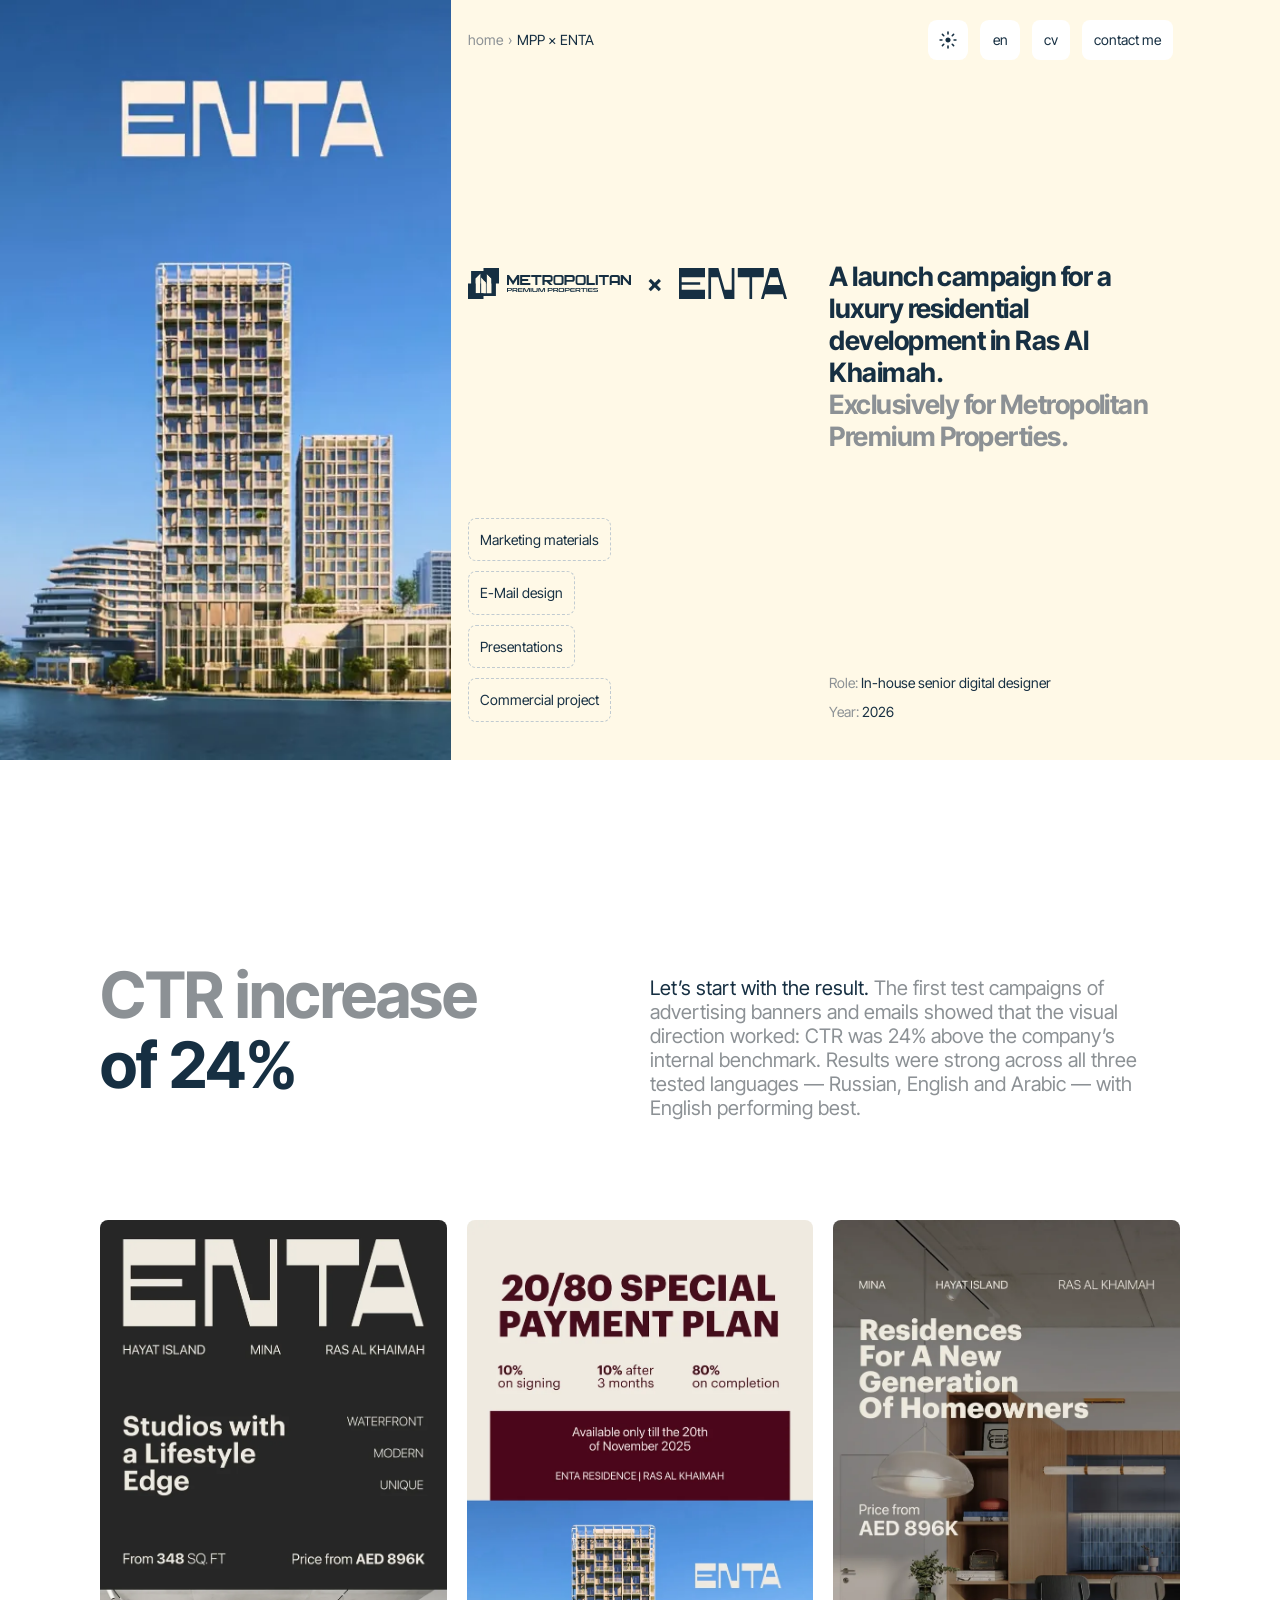
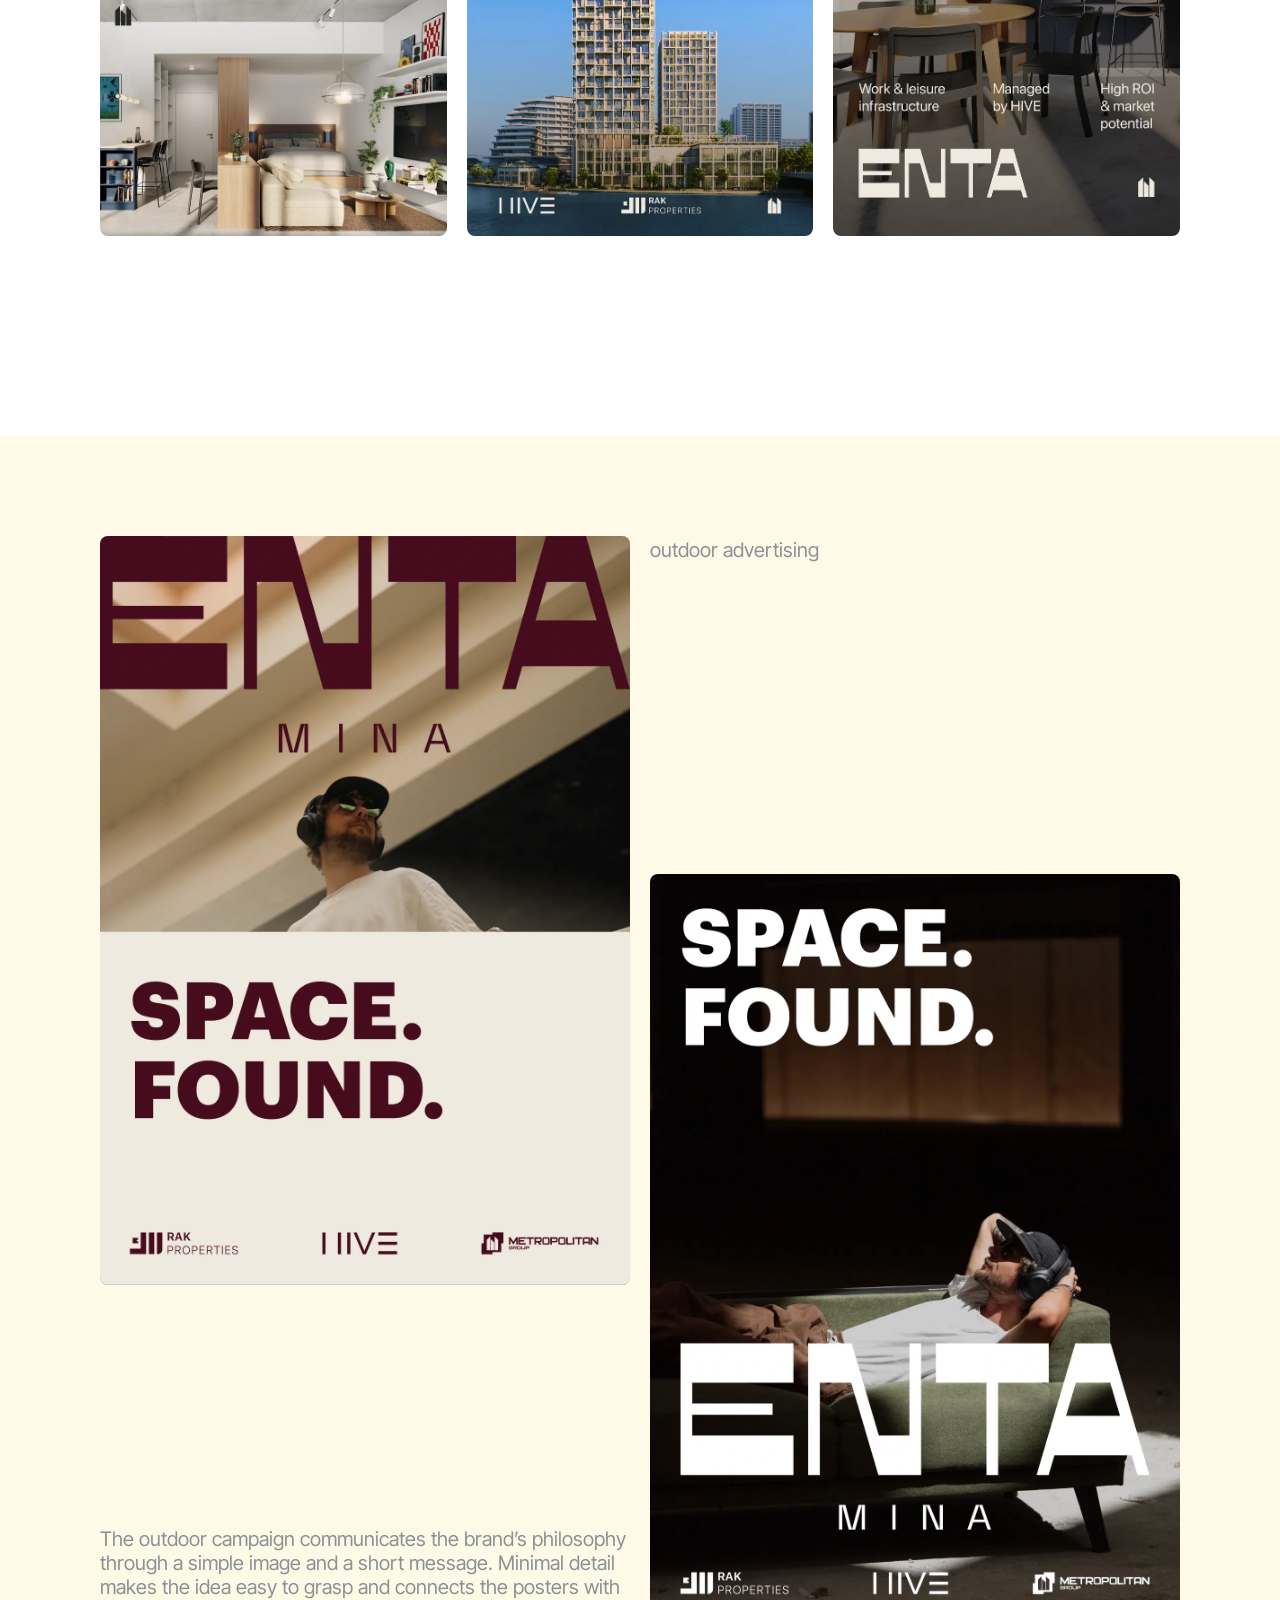
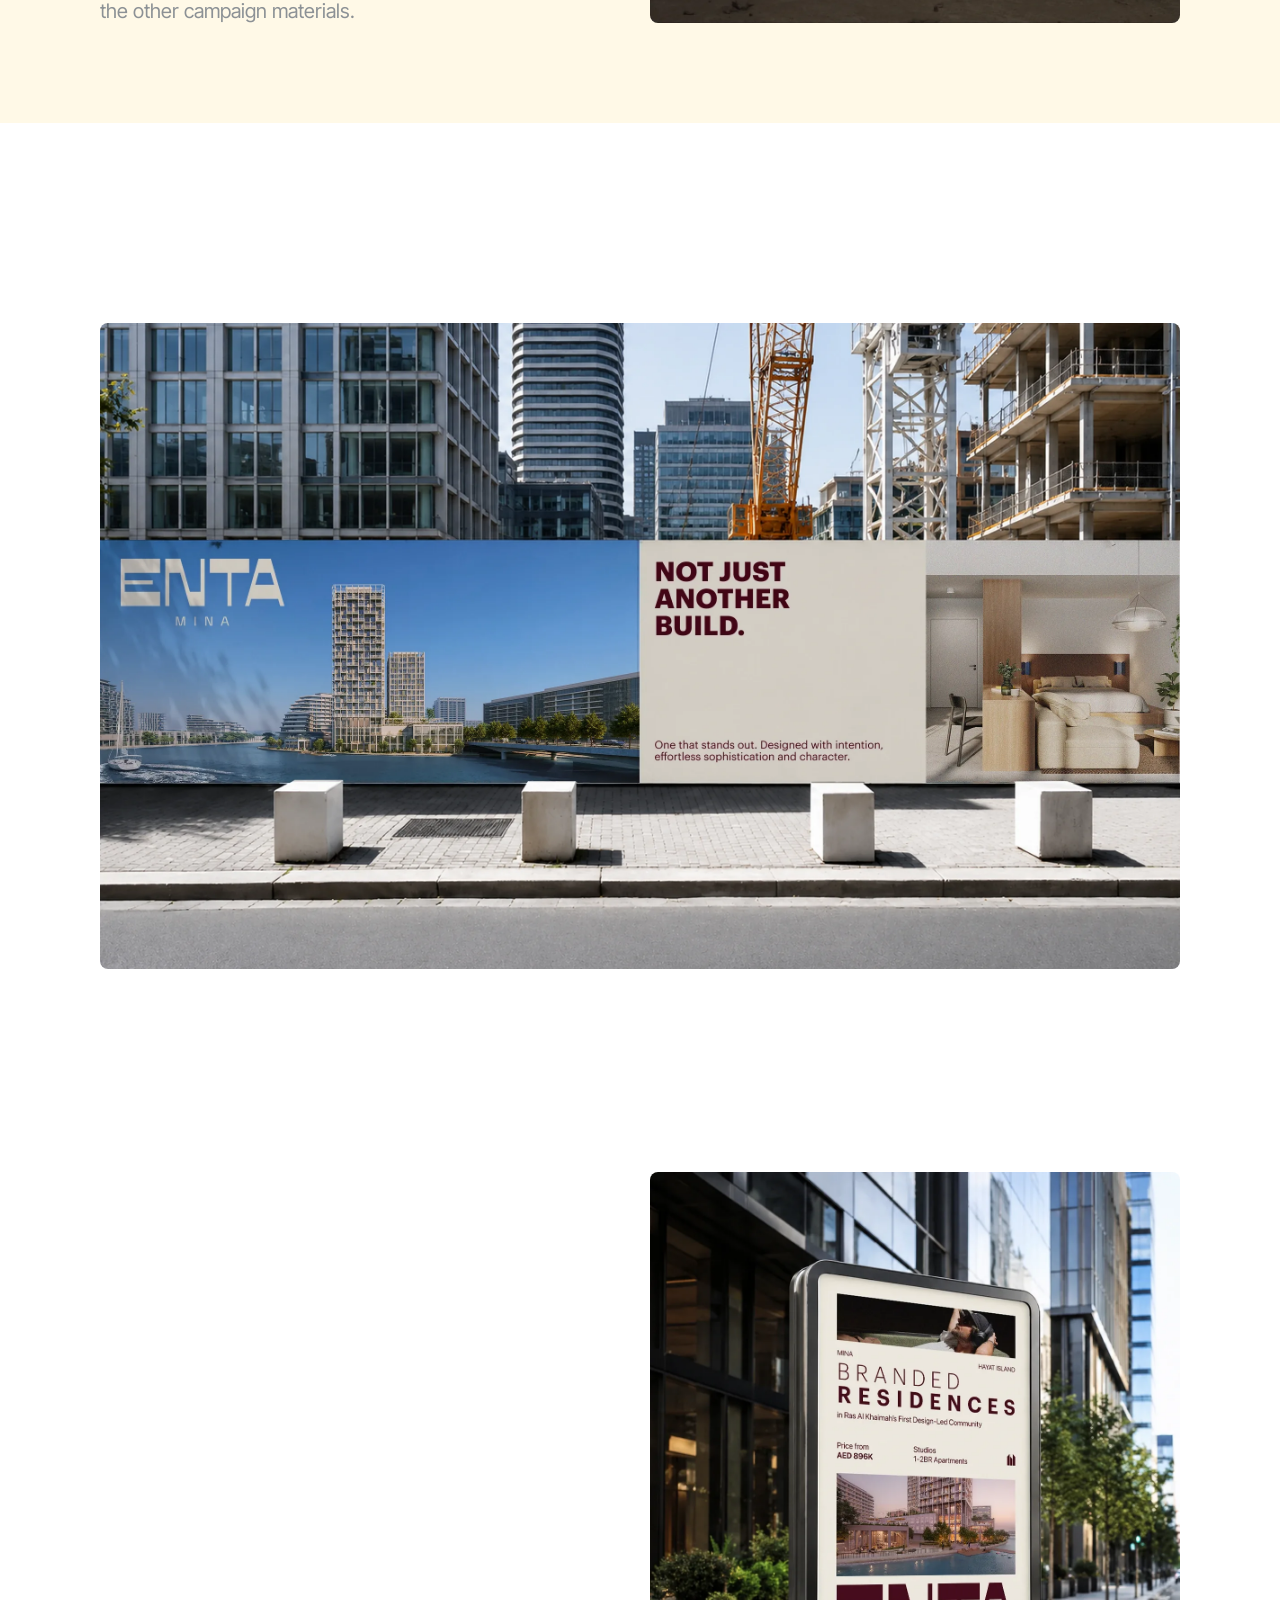
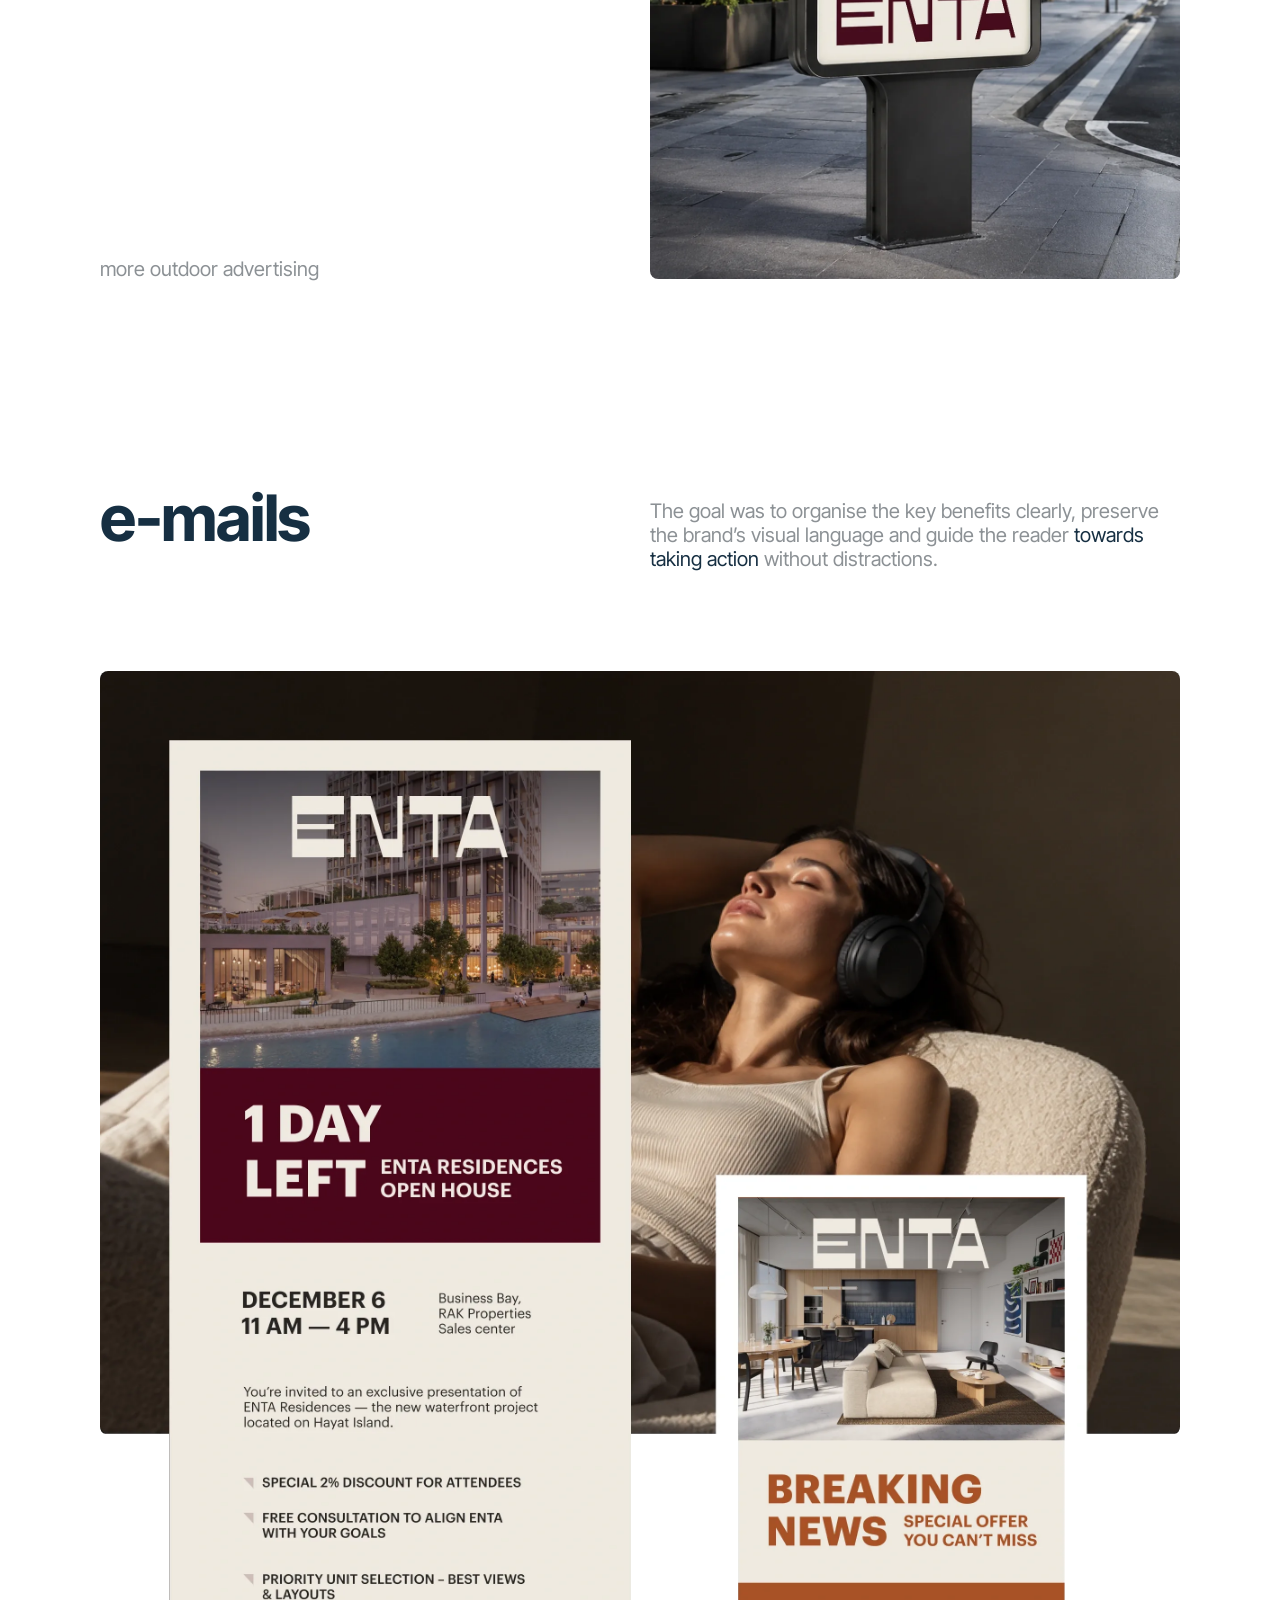
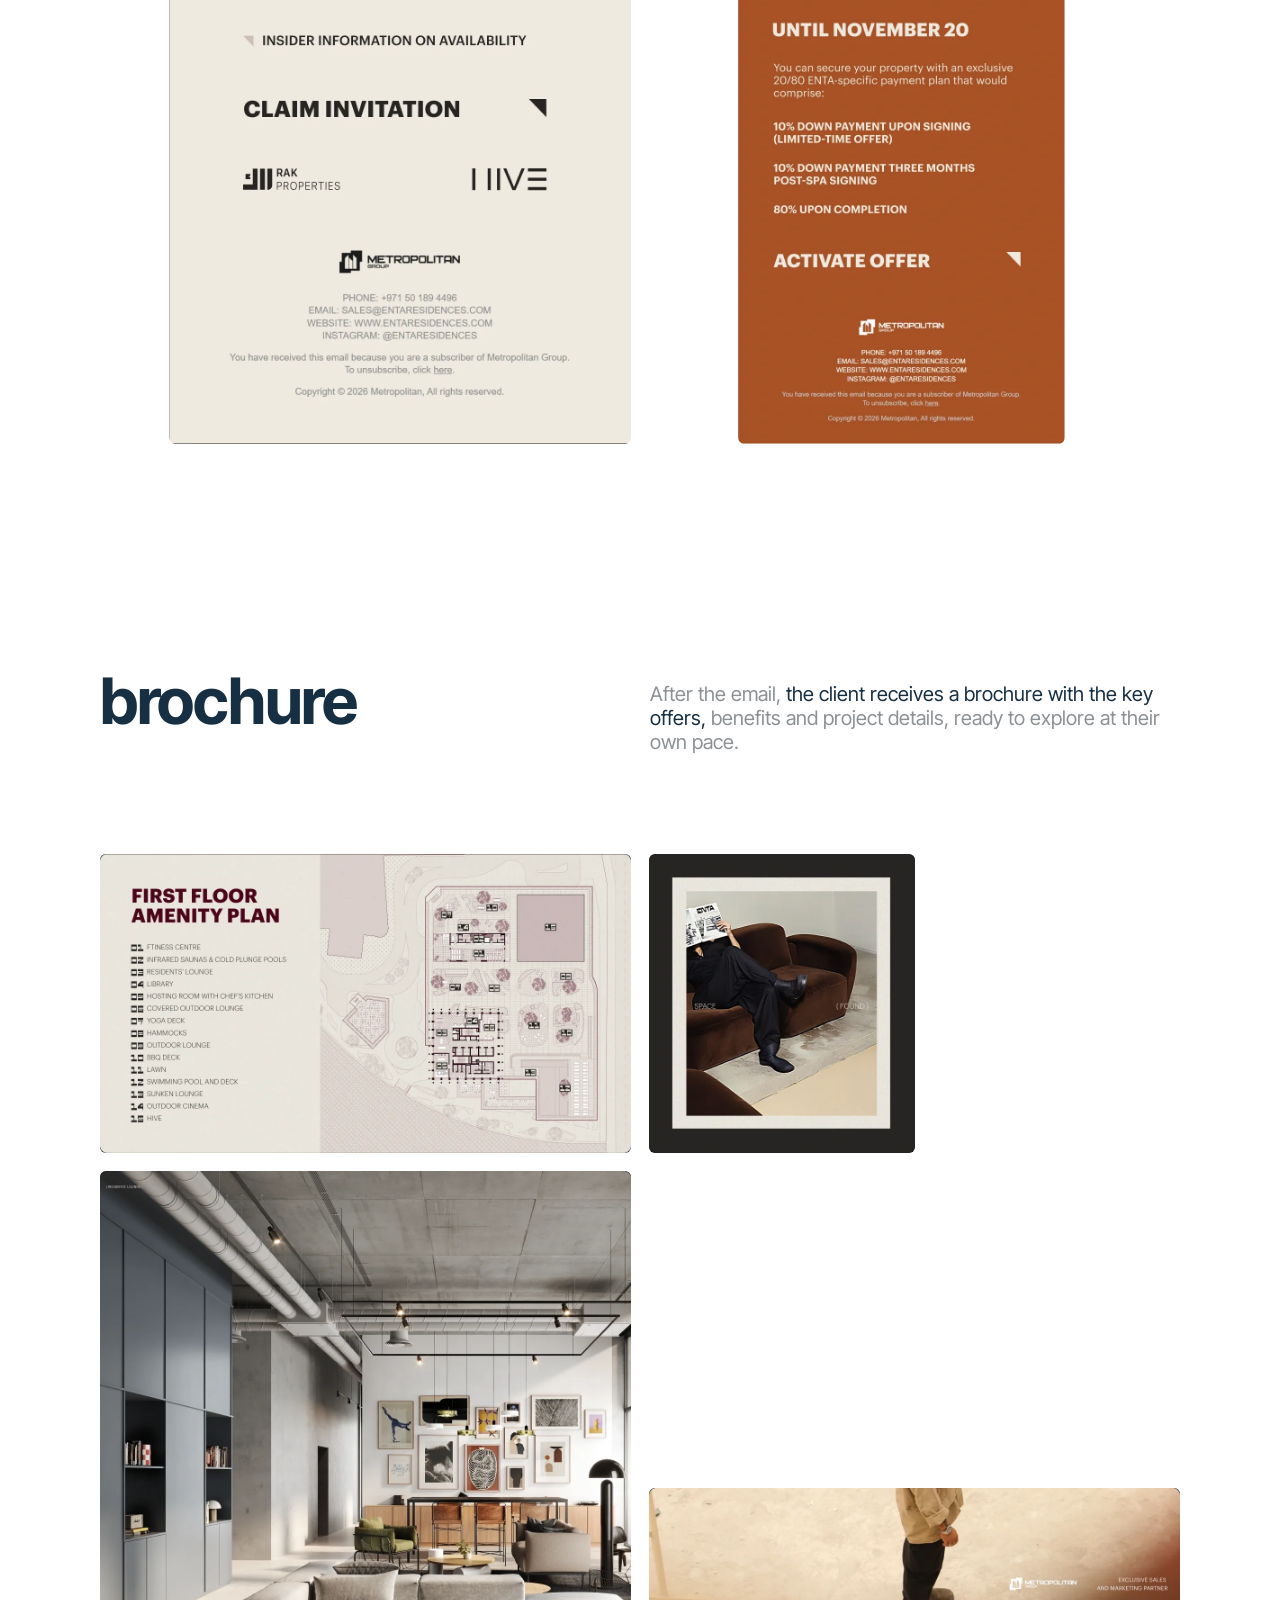
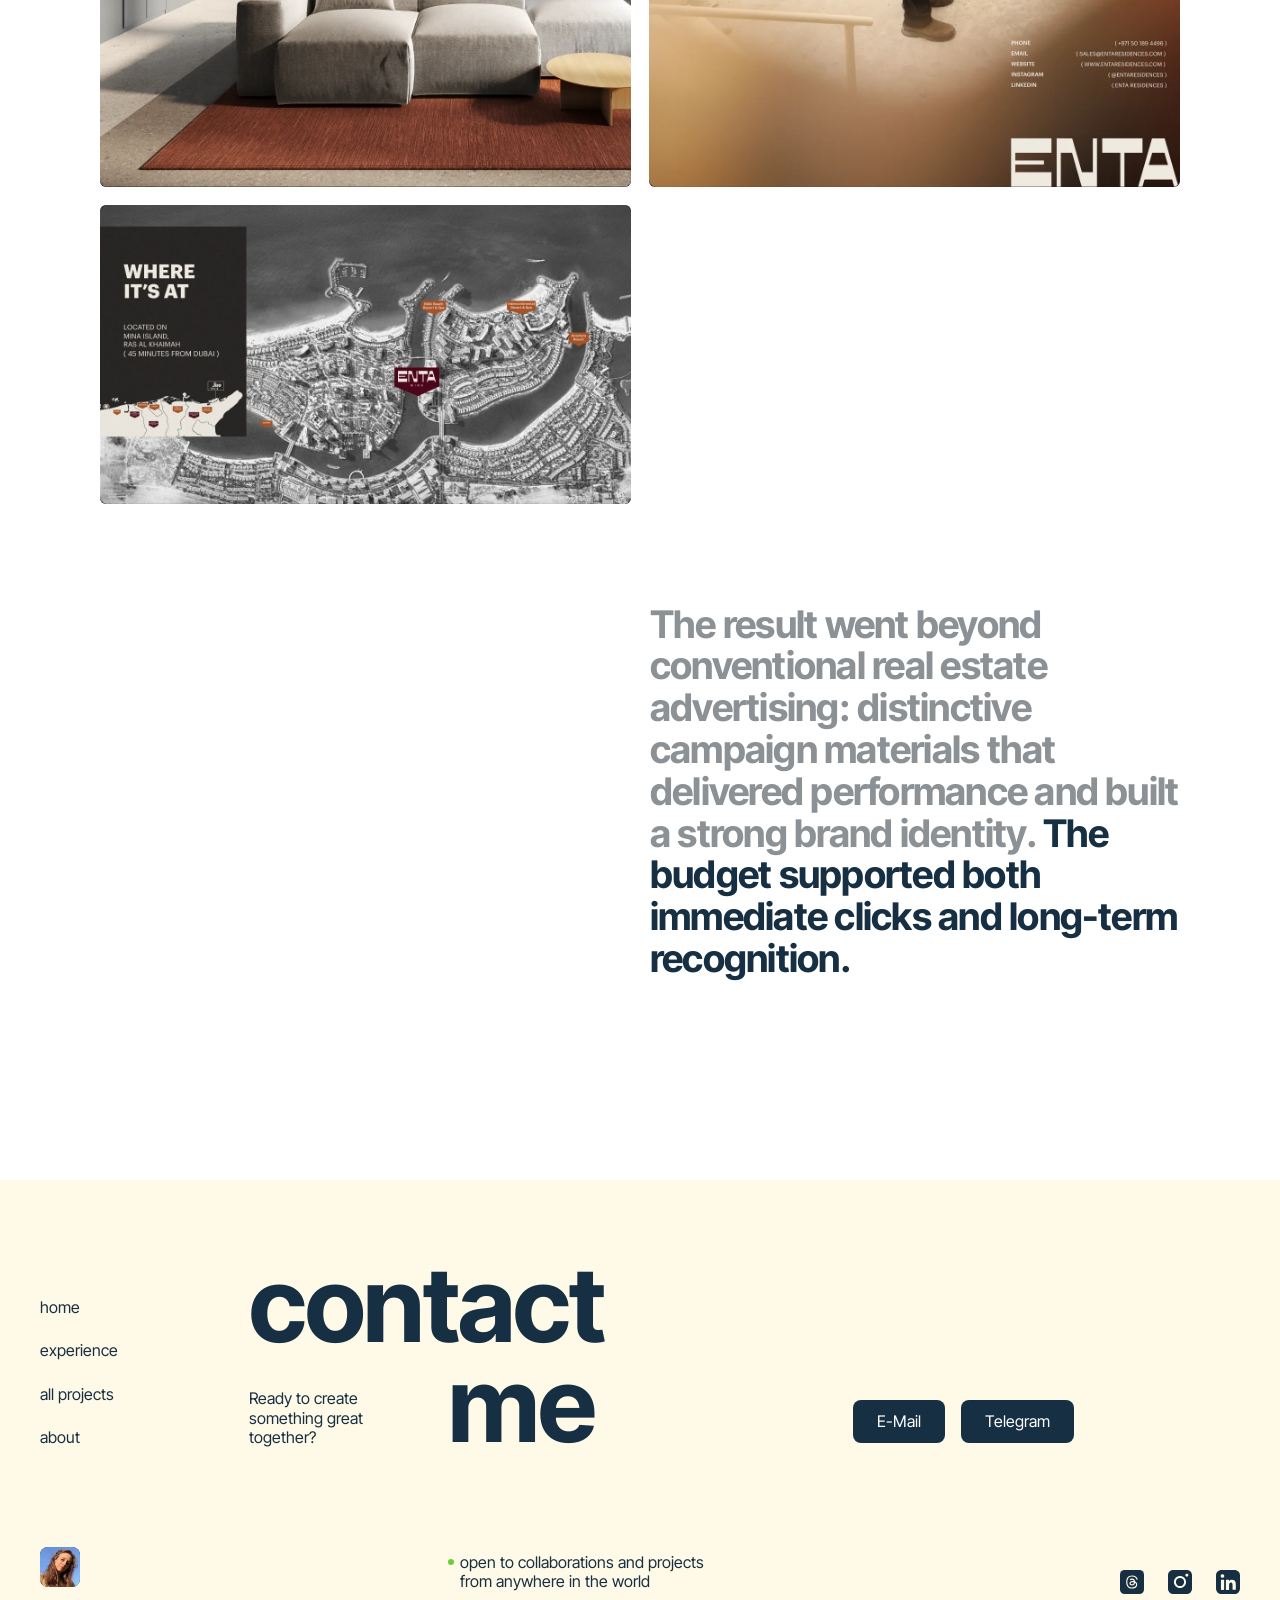
<file: enta.html>
<!doctype html><html lang="ru"><head><meta charset="utf-8"><meta name="viewport" content="width=device-width, initial-scale=1"><title>MPP × ENTA — Daria Kapustina</title><meta name="description" content="ENTA — рекламная кампания, наружная реклама, e-mail дизайн и брошюра. Кейс Дарьи Капустиной."><meta property="og:type" content="website"><meta property="og:title" content="MPP × ENTA — Daria Kapustina"><meta property="og:description" content="ENTA — рекламная кампания, наружная реклама, e-mail дизайн и брошюра. Кейс Дарьи Капустиной."><meta property="og:locale" content="ru_RU"><meta name="twitter:card" content="summary_large_image"><meta property="og:image" content="https://drasica.github.io/assets/og-cover.jpg"><meta property="og:image:width" content="1200"><meta property="og:image:height" content="630"><meta name="twitter:image" content="https://drasica.github.io/assets/og-cover.jpg"><meta property="og:url" content="https://drasica.github.io/enta.html"><meta name="theme-color" content="#fff9e7"><link rel="icon" href="assets/95c12.webp"><link rel="preload" href="assets/font-1.woff2?v=2" as="font" type="font/woff2" crossorigin><link rel="preload" href="assets/font-2.woff2?v=2" as="font" type="font/woff2" crossorigin><link rel="stylesheet" href="assets/fonts.css?v=2"><script src="theme.js"></script><link rel="stylesheet" href="styles.css?v=motion-19"><link rel="stylesheet" href="enta.css?v=layout-10"><script src="config.js?v=7" defer></script><script defer src="https://cloud.umami.is/script.js" data-website-id="0eed4cbd-fb3e-4f84-bfce-b9fba21e98c4" data-domains="drasica.github.io"></script><script src="analytics.js?v=2" defer></script><script src="video-wake.js?v=1" defer></script><script src="typography.js?v=2" defer></script><script src="translations.js?v=typography-24" defer></script><script src="enta.js?v=typography-15" defer></script><script src="assets/vendor/lenis.min.js" defer></script><script src="smooth-scroll.js?v=2" defer></script><script src="navigation.js?v=circle-13" defer></script><script src="mobile-menu.js?v=12" defer></script><script src="reveal.js?v=motion-1" defer></script><link rel="stylesheet" href="footer.css?v=11"><link rel="stylesheet" href="mobile.css?v=23"><link rel="stylesheet" href="mobile-menu.css?v=9">
</head><body class="enta-page"><a class="skip-link" href="#case-content">К содержанию</a><svg width="0" height="0" aria-hidden="true" style="position:absolute"><defs><clipPath id="brochure-art" clipPathUnits="objectBoundingBox"><rect x="0.5083333333333333" y="0.0" width="0.24666666666666667" height="0.23919308357348704" rx="0.005"/><rect x="0.755" y="0.2543227665706052" width="0.245" height="0.23919308357348704" rx="0.005"/><rect x="0.5083333333333333" y="0.5072046109510087" width="0.49166666666666664" height="0.23919308357348704" rx="0.005"/><rect x="0.0" y="0.0" width="0.49166666666666664" height="0.23919308357348704" rx="0.005"/><rect x="0.5083333333333333" y="0.760806916426513" width="0.49166666666666664" height="0.23919308357348704" rx="0.005"/><rect x="0.0" y="0.25360230547550433" width="0.49166666666666664" height="0.49279538904899134" rx="0.005"/><rect x="0.0" y="0.760806916426513" width="0.49166666666666664" height="0.23919308357348704" rx="0.005"/></clipPath><clipPath id="email-art" clipPathUnits="objectBoundingBox"><rect x="0.0" y="0.0" width="1.0" height="0.5467440361057382" rx="0.005"/><rect x="0.06416666666666666" y="0.04964539007092199" width="0.4275" height="0.9342359767891683" rx="0.005"/><rect x="0.5908333333333333" y="0.3771760154738878" width="0.3025" height="0.6067053513862024" rx="0.005"/></clipPath></defs></svg><main id="main"><section class="hero case-hero" id="home"><div class="hero-canvas"><div class="case-cover"><video class="enta-cover-video" autoplay muted loop playsinline preload="auto" poster="assets/enta/cover-flyover-poster.webp" width="1280" height="720" aria-label="ENTA Residences, Hayat Island — flyover"><source src="assets/enta/cover-flyover.mp4" type="video/mp4"></video></div><header class="header">
<div class="case-breadcrumb"><a href="index.html#home" data-en="home" data-ru="главная">главная</a><span aria-hidden="true">›</span><span>MPP × ENTA</span></div>
<nav class="header-actions" aria-label="Header navigation">
<button class="theme-toggle" type="button" aria-label="Switch to dark theme" aria-pressed="false"><svg class="theme-moon" viewBox="0 0 24 24" aria-hidden="true"><path d="M20.5 13.2A8.5 8.5 0 0 1 10.8 3.5 8.5 8.5 0 1 0 20.5 13.2Z"/></svg><img class="theme-sun" src="assets/header/sun.svg" width="20" height="20" alt=""></button>
<button class="language" aria-label="Switch to Russian" type="button" aria-pressed="false">en</button>
<a class="button" data-link="cv" aria-disabled="true" title="CV will be added soon">cv</a>
<a class="button" href="#contact" data-i18n="text2">contact me</a>
</nav>
<div class="menu-anchor" hidden>
<a class="menu-logo" href="index.html#home" aria-label="Home"><span aria-hidden="true"></span></a>
<div class="menu-panel" id="site-menu" hidden>
<nav aria-label="Main navigation">
<a href="index.html#home" data-i18n="text67">home</a>
<a href="index.html#experience" data-i18n="text68">experience</a>
<a href="index.html#projects" data-i18n="text69">all projects</a>
<a href="index.html#about" data-i18n="text70">about</a>
<a data-link="cv" aria-disabled="true" title="CV will be added soon">cv</a>
<a href="#contact" data-i18n="text2">contact me</a>
</nav>
</div>
<button class="language" aria-label="Switch to Russian" type="button" aria-pressed="false">en</button>
<button class="theme-toggle" type="button" aria-label="Switch to dark theme" aria-pressed="false"><svg class="theme-moon" viewBox="0 0 24 24" aria-hidden="true"><path d="M20.5 13.2A8.5 8.5 0 0 1 10.8 3.5 8.5 8.5 0 1 0 20.5 13.2Z"/></svg><svg class="theme-sun" viewBox="0 0 24 24" aria-hidden="true"><circle cx="12" cy="12" r="4"/><path d="M12 2v2m0 16v2M2 12h2m16 0h2M5 5l1.5 1.5m11 11L19 19M5 19l1.5-1.5m11-11L19 5"/></svg></button>
<button class="menu-toggle" type="button" aria-label="Open navigation" aria-expanded="false" aria-controls="site-menu"><span class="menu-icon" aria-hidden="true"></span></button>
</div>
</header><div class="case-identity"><div class="mpp-wordmark"><img src="assets/enta/f579c.svg" alt=""><img src="assets/enta/fe897.svg" alt="Metropolitan"><img src="assets/enta/1fbab.svg" alt="Premium Properties"></div><span>×</span><img src="assets/enta/ea046.svg" alt="ENTA"></div><div class="case-introduction"><h1 class="" data-ru="Рекламная кампания для запуска нового проекта элитной недвижимости в Рас-Эль-Хайме." data-en="A launch campaign for a luxury residential development in Ras Al Khaimah.">Рекламная кампания для запуска нового проекта элитной недвижимости в Рас-Эль-Хайме.</h1><p class="case-exclusive" data-ru="Эксклюзив для Metropolitan Premium Properties." data-en="Exclusively for Metropolitan Premium Properties.">Эксклюзив для Metropolitan Premium Properties.</p></div><div class="case-tags"><span class="" data-ru="Маркетинговые материалы" data-en="Marketing materials">Маркетинговые материалы</span><span class="" data-ru="E-Mail дизайн" data-en="E-Mail design">E-Mail дизайн</span><span class="" data-ru="Презентации" data-en="Presentations">Презентации</span><span class="" data-ru="Коммерческий проект" data-en="Commercial project">Коммерческий проект</span></div><div class="case-meta"><p class="" data-ru="Роль: Штатный senior диджитал дизайнер" data-en="Role: In-house senior digital designer" data-emphasis-ru="Роль:" data-emphasis-en="Role:" data-emphasis-tone="muted">Роль: Штатный senior диджитал дизайнер</p><p data-ru="Год: 2026" data-en="Year: 2026" data-emphasis-ru="Год:" data-emphasis-en="Year:" data-emphasis-tone="muted"><span class="case-muted">Год:</span> 2026</p></div></div></section><section class="case-section case-wrap wrap" id="case-content"><div class="case-heading"><h2 class="" data-ru="рост CTR
на 24%" data-en="CTR increase
of 24%" data-emphasis-ru="рост CTR" data-emphasis-en="CTR increase" data-emphasis-tone="muted"><span class="case-muted">рост CTR</span>
на 24%</h2><p class="" data-ru="Начнём сразу с результата. Первые же тестовые запуски рекламных баннеров и email-рассылок показали, что выбранное визуальное направление работает: CTR оказался на 24% выше внутреннего бенчмарка компании. Результат был хорошим на всех тестированных языках (русском, английском, арабском), но лучше всего отработал именно английский вариант." data-en="Let’s start with the result. The first test campaigns of advertising banners and emails showed that the visual direction worked: CTR was 24% above the company’s internal benchmark. Results were strong across all three tested languages — Russian, English and Arabic — with English performing best." data-emphasis-ru="Начнём сразу с результата." data-emphasis-en="Let’s start with the result." data-emphasis-tone="ink"><span class="case-ink">Начнём сразу с результата.</span> Первые же тестовые запуски рекламных баннеров и email-рассылок показали, что выбранное визуальное направление работает: CTR оказался на 24% выше внутреннего бенчмарка компании. Результат был хорошим на всех тестированных языках (русском, английском, арабском), но лучше всего отработал именно английский вариант.</p></div><div class="case-stories"><img class="" src="assets/enta/2afc2.webp" alt="ENTA studios campaign" loading="lazy" decoding="async" width="1080" height="1920"><img class="" src="assets/enta/1437b.webp" alt="ENTA payment plan campaign" loading="lazy" decoding="async" width="1080" height="1920"><img class="" src="assets/enta/2ccda.webp" alt="ENTA residences campaign" loading="lazy" decoding="async" width="1080" height="1920"></div></section><section class="case-outdoor"><div class="case-wrap wrap outdoor-grid"><p class="outdoor-label" data-ru="наружная реклама" data-en="outdoor advertising">наружная реклама</p><img class="poster-one" src="assets/enta/poster-one-2x.webp" alt="ENTA — Space. Found. Outdoor campaign" loading="lazy" decoding="async" width="1180" height="1668"><img class="poster-two" src="assets/enta/poster-two-2x.webp" alt="ENTA — Space. Found. Lifestyle poster" loading="lazy" decoding="async" width="1180" height="1668"><p class="outdoor-copy" data-ru="Наружная реклама передаёт философию бренда через простой образ и короткое сообщение. Минимум деталей помогает быстро считывать идею и связывает плакаты с остальными носителями." data-en="The outdoor campaign communicates the brand’s philosophy through a simple image and a short message. Minimal detail makes the idea easy to grasp and connects the posters with the other campaign materials.">Наружная реклама передаёт философию бренда через простой образ и короткое сообщение. Минимум деталей помогает быстро считывать идею и связывает плакаты с остальными носителями.</p></div></section><section class="case-section case-wrap wrap case-billboards"><img class="" src="assets/enta/93a9e.webp" alt="ENTA construction site advertising" loading="lazy" decoding="async" width="2402" height="1600"><div class="billboard-pair"><img class="" src="assets/enta/56102.webp" alt="ENTA billboard in the desert" loading="lazy" decoding="async" width="1122" height="1402"><img class="" src="assets/enta/0ca5e.webp" alt="ENTA city street advertising" loading="lazy" decoding="async" width="1180" height="1574"></div><p class="billboard-caption" data-ru="ещё немного наружки" data-en="more outdoor advertising">ещё немного наружки</p></section><section class="case-section case-wrap wrap"><div class="case-heading"><h2 class="" data-ru="e-mails" data-en="e-mails">e-mails</h2><p class="" data-ru="Задачей было собрать ключевые преимущества в понятную структуру, удержать визуальный язык бренда и провести пользователя к целевому действию без чего-то лишнего." data-en="The goal was to organise the key benefits clearly, preserve the brand’s visual language and guide the reader towards taking action without distractions." data-emphasis-ru="к целевому действию" data-emphasis-en="towards taking action" data-emphasis-tone="ink">Задачей было собрать ключевые преимущества в понятную структуру, удержать визуальный язык бренда и провести пользователя <span class="case-ink">к целевому действию</span> без чего-то лишнего.</p></div><img class="case-artwork" style="clip-path:url(#email-art)" src="assets/enta/emails-2x.webp" alt="ENTA email designs: open house invitation and special payment plan" loading="lazy" decoding="async" width="2400" height="3102"></section><section class="case-section case-wrap wrap"><div class="case-heading"><h2 class="" data-ru="брошюра" data-en="brochure">брошюра</h2><p class="" data-ru="После рассылки клиент получает брошюру с ключевыми предложениями, преимуществами и материалами по проекту. Так он может спокойно изучить всё в удобном для себя формате." data-en="After the email, the client receives a brochure with the key offers, benefits and project details, ready to explore at their own pace." data-emphasis-ru="клиент получает брошюру с ключевыми предложениями," data-emphasis-en="the client receives a brochure with the key offers," data-emphasis-tone="ink">После рассылки <span class="case-ink">клиент получает брошюру с ключевыми предложениями,</span> преимуществами и материалами по проекту. Так он может спокойно изучить всё в удобном для себя формате.</p></div><div class="case-artwork brochure-artwork"><img src="assets/enta/brochure-plan.webp" alt="ENTA brochure — plan" loading="lazy" decoding="async" style="left:0.0%;top:0.0%;width:49.166666666666664%;height:23.919308357348704%" width="1180" height="664"><img src="assets/enta/brochure-portrait.webp" alt="ENTA brochure — portrait" loading="lazy" decoding="async" style="left:50.83333333333333%;top:0.0%;width:24.666666666666668%;height:23.919308357348704%" width="592" height="664"><img src="assets/enta/brochure-quote.webp" alt="ENTA brochure — quote" loading="lazy" decoding="async" style="left:75.5%;top:25.43227665706052%;width:24.5%;height:23.919308357348704%" width="588" height="664"><img src="assets/enta/brochure-back.webp" alt="ENTA brochure — back" loading="lazy" decoding="async" style="left:50.83333333333333%;top:50.720461095100866%;width:49.166666666666664%;height:23.919308357348704%" width="1180" height="664"><img src="assets/enta/brochure-spread.webp" alt="ENTA brochure — spread" loading="lazy" decoding="async" style="left:50.83333333333333%;top:76.0806916426513%;width:49.166666666666664%;height:23.919308357348704%" width="1180" height="664"><img src="assets/enta/brochure-interior.webp" alt="ENTA brochure — interior" loading="lazy" decoding="async" style="left:0.0%;top:25.360230547550433%;width:49.166666666666664%;height:49.279538904899134%" width="1180" height="1368"><img src="assets/enta/brochure-map.webp" alt="ENTA brochure — map" loading="lazy" decoding="async" style="left:0.0%;top:76.0806916426513%;width:49.166666666666664%;height:23.919308357348704%" width="1180" height="664"></div><p class="case-conclusion" data-ru="Вместо стандартной real estate-рекламы получились стильные рекламные материалы, которые решали сразу две задачи: приносили результат и формировали сильный образ бренда. За счёт этого бюджет работал не только на клики, но и на долгосрочную узнаваемость." data-en="The result went beyond conventional real estate advertising: distinctive campaign materials that delivered performance and built a strong brand identity. The budget supported both immediate clicks and long-term recognition." data-emphasis-ru="бюджет работал не только на клики, но и на долгосрочную узнаваемость." data-emphasis-en="The budget supported both immediate clicks and long-term recognition." data-emphasis-tone="ink">Вместо стандартной real estate-рекламы получились стильные рекламные материалы, которые решали сразу две задачи: приносили результат и формировали сильный образ бренда. За счёт этого <span class="case-ink">бюджет работал не только на клики, но и на долгосрочную узнаваемость.</span></p></section><footer id="contact">
<div class="footer-inner wrap">
<nav aria-label="Footer navigation">
<a href="index.html#home" data-i18n="text67">home</a>
<a href="index.html#experience" data-i18n="text68">experience</a>
<a href="index.html#projects" data-i18n="text69">all projects</a>
<a href="index.html#about" data-i18n="text70">about</a>
</nav>
<div class="contact-heading">
<h2 data-i18n="text71">contact
me</h2>
</div>
<p data-i18n="text72">Ready to create something great together?</p>
<div class="contact-actions">
<a class="button" data-link="email" href="mailto:drasica.k@gmail.com">E-Mail</a>
<a class="button" data-link="telegram" href="https://t.me/kadariart" target="_blank" rel="noopener noreferrer">Telegram</a>
</div>
<p class="availability status" data-i18n="text73">open to projects
from around the world</p>
<img src="assets/95c12.webp" alt="" class="footer-avatar" style="" loading="lazy" decoding="async" width="768" height="1024">
<div class="social-links" role="group" aria-label="Social profiles">
<a class="social-link social-linkedin" href="https://www.linkedin.com/in/daria-kapustina-a27a78249/" target="_blank" rel="noopener noreferrer" aria-label="LinkedIn"><svg class="social-vector" viewBox="140 0 40 40" xmlns="http://www.w3.org/2000/svg" aria-hidden="true" focusable="false">
<g id="Frame 2087331330">
<path id="Vector" d="M30 19.0769C30.3077 19.5385 30.6154 20 30.7692 20.7692H25.8462C25.8462 20.6154 25.8462 20.3077 26 20C26.1538 19.6923 26.1538 19.5385 26.4615 19.2308C26.6154 18.9231 26.9231 18.7692 27.2308 18.6154C27.5385 18.4615 28 18.3077 28.4615 18.3077C29.0769 18.4615 29.6923 18.6154 30 19.0769ZM15.8462 18C16.1538 17.6923 16.4615 17.2308 16.4615 16.6154C16.4615 16.3077 16.4615 16 16.3077 15.6923C16.1538 15.5385 16 15.2308 15.8462 15.2308C15.6923 15.0769 15.3846 15.0769 15.0769 14.9231H11.0769V18.4615H14.4615C14.9231 18.4615 15.3846 18.3077 15.8462 18ZM14.6154 20.6154H11.0769V24.7692H14.6154C14.9231 24.7692 15.2308 24.7692 15.5385 24.6154C15.8462 24.6154 16.1538 24.4615 16.3077 24.3077C16.4615 24.1538 16.7692 24 16.9231 23.6923C17.0769 23.3846 17.0769 23.0769 17.0769 22.7692C17.0769 22 16.9231 21.3846 16.4615 21.0769C16 20.7692 15.3846 20.6154 14.6154 20.6154ZM40 7.53846V32.4615C40 36.6154 36.6154 40 32.4615 40H7.53846C3.38462 40 0 36.6154 0 32.4615V7.53846C0 3.38462 3.38462 0 7.53846 0H32.4615C36.6154 0 40 3.38462 40 7.53846ZM25.2308 14.7692H31.3846V13.2308H25.2308V14.7692ZM20.3077 23.0769C20.3077 22.1538 20.1538 21.3846 19.6923 20.6154C19.2308 20 18.6154 19.5385 17.6923 19.2308C18.3077 18.9231 18.9231 18.4615 19.2308 18C19.5385 17.5385 19.6923 16.9231 19.6923 16.1538C19.6923 15 19.5385 14.9231 19.3846 14.3077C19.0769 13.8462 18.7692 13.3846 18.4615 13.2308C18 12.9231 17.5385 12.7692 16.9231 12.6154C16.1538 12.3077 15.5385 12.3077 14.7692 12.3077H7.69231V27.3846H15.0769C15.6923 27.3846 16.4615 27.2308 17.0769 27.0769C17.6923 26.9231 18.3077 26.6154 18.7692 26.3077C19.2308 26 19.6923 25.5385 20 24.9231C20.1538 24.4615 20.3077 23.8462 20.3077 23.0769ZM25.8462 22.6154H33.6923C33.6923 21.6923 33.6923 20.9231 33.5385 20.1538C33.3846 19.3846 33.0769 18.6154 32.6154 18.1538C32.1538 17.5385 31.5385 17.0769 30.9231 16.7692C30.1538 16.4615 29.3846 16.1538 28.4615 16.1538C27.6923 16.1538 26.9231 16.3077 26.1538 16.6154C25.5385 16.9231 24.9231 17.3846 24.3077 17.8462C23.8462 18.3077 23.3846 18.9231 23.2308 19.6923C22.9231 20.4615 22.7692 21.2308 22.7692 22C22.7692 23.1538 22.9231 23.6923 23.2308 24.3077C23.5385 25.0769 23.8462 25.6923 24.3077 26.1538C24.7692 26.6154 25.3846 27.0769 26 27.3846C26.7692 27.6923 27.5385 27.8462 28.3077 27.8462C29.5385 27.8462 30.6154 27.5385 31.5385 26.9231C32.4615 26.3077 33.0769 25.3846 33.5385 24.1538H30.9231C30.7692 24.4615 30.6154 24.7692 30.1538 25.0769C29.6923 25.3846 29.2308 25.5385 28.6154 25.5385C27.8462 25.5385 27.0769 25.3846 26.6154 24.9231C26.1538 24.3077 25.8462 23.5385 25.8462 22.6154Z" fill="currentColor"/>
<path id="Vector_2" fill-rule="evenodd" clip-rule="evenodd" d="M78.5721 0C76.2992 -1.67598e-07 74.1194 0.902681 72.5119 2.50956C70.9044 4.11643 70.0009 6.29594 70 8.56884V31.4279C70 33.7013 70.9031 35.8817 72.5107 37.4893C74.1183 39.0969 76.2987 40 78.5721 40H101.431C103.704 39.9991 105.884 39.0956 107.49 37.4881C109.097 35.8806 110 33.7008 110 31.4279V8.56884C109.999 6.29651 109.096 4.1175 107.489 2.51072C105.882 0.903939 103.703 0.000872463 101.431 0H78.5721ZM103.897 8.58201C103.897 9.23681 103.637 9.86479 103.174 10.3278C102.711 10.7908 102.083 11.0509 101.428 11.0509C100.773 11.0509 100.145 10.7908 99.6821 10.3278C99.2191 9.86479 98.9589 9.23681 98.9589 8.58201C98.9589 7.92721 99.2191 7.29923 99.6821 6.83621C100.145 6.3732 100.773 6.11308 101.428 6.11308C102.083 6.11308 102.711 6.3732 103.174 6.83621C103.637 7.29923 103.897 7.92721 103.897 8.58201ZM90.0049 13.1512C88.189 13.1512 86.4474 13.8726 85.1633 15.1567C83.8792 16.4408 83.1578 18.1824 83.1578 19.9984C83.1578 21.8143 83.8792 23.5559 85.1633 24.84C86.4474 26.1241 88.189 26.8455 90.0049 26.8455C91.8209 26.8455 93.5625 26.1241 94.8466 24.84C96.1307 23.5559 96.8521 21.8143 96.8521 19.9984C96.8521 18.1824 96.1307 16.4408 94.8466 15.1567C93.5625 13.8726 91.8209 13.1512 90.0049 13.1512ZM79.8626 19.9984C79.8626 17.3093 80.9308 14.7304 82.8322 12.8289C84.7337 10.9275 87.3126 9.85927 90.0016 9.85927C92.6907 9.85927 95.2696 10.9275 97.1711 12.8289C99.0725 14.7304 100.141 17.3093 100.141 19.9984C100.141 22.6874 99.0725 25.2663 97.1711 27.1678C95.2696 29.0692 92.6907 30.1374 90.0016 30.1374C87.3126 30.1374 84.7337 29.0692 82.8322 27.1678C80.9308 25.2663 79.8626 22.6874 79.8626 19.9984Z" fill="currentColor"/>
<path id="Vector_3" d="M170.878 0H149.122C146.703 0 144.383 0.961071 142.672 2.67179C140.961 4.3825 140 6.70273 140 9.12205V30.8779C140 33.2973 140.961 35.6175 142.672 37.3282C144.383 39.0389 146.703 40 149.122 40H170.878C173.297 40 175.617 39.0389 177.328 37.3282C179.039 35.6175 180 33.2973 180 30.8779V9.12205C180 6.70273 179.039 4.3825 177.328 2.67179C175.617 0.961071 173.297 0 170.878 0ZM153.524 32.2913C153.531 32.4029 153.514 32.5147 153.476 32.6198C153.437 32.7248 153.378 32.821 153.301 32.9022C153.224 32.9835 153.132 33.0482 153.029 33.0923C152.926 33.1365 152.815 33.1592 152.704 33.159H149.052C148.832 33.1536 148.623 33.0621 148.469 32.904C148.316 32.746 148.231 32.5341 148.232 32.3138V17.1282C148.229 17.0186 148.248 16.9094 148.288 16.8073C148.328 16.7051 148.387 16.612 148.464 16.5334C148.54 16.4548 148.632 16.3923 148.733 16.3497C148.834 16.307 148.943 16.2851 149.052 16.2851H152.704C152.813 16.2851 152.922 16.307 153.023 16.3497C153.124 16.3923 153.215 16.4548 153.292 16.5334C153.368 16.612 153.428 16.7051 153.468 16.8073C153.508 16.9094 153.527 17.0186 153.524 17.1282V32.2913ZM150.81 13.0913C150.415 13.0883 150.024 13.0075 149.66 12.8535C149.296 12.6995 148.966 12.4753 148.688 12.1936C148.411 11.912 148.192 11.5785 148.043 11.2122C147.895 10.8458 147.82 10.4538 147.823 10.0585C147.826 9.66315 147.906 9.27229 148.06 8.9082C148.214 8.54412 148.439 8.21393 148.72 7.9365C149.002 7.65906 149.335 7.43982 149.702 7.29128C150.068 7.14273 150.46 7.06781 150.855 7.07077C151.64 7.09629 152.384 7.42743 152.928 7.99355C153.471 8.55967 153.773 9.31594 153.767 10.101C153.761 10.886 153.448 11.6377 152.896 12.1956C152.344 12.7535 151.595 13.0734 150.81 13.0872M172.999 32.2667C172.998 32.4739 172.917 32.6727 172.772 32.8212C172.627 32.9697 172.431 33.0562 172.224 33.0626H168.369C168.162 33.0562 167.965 32.9694 167.82 32.8205C167.675 32.6716 167.594 32.4722 167.594 32.2646V25.241C167.594 24.1928 167.914 20.681 164.812 20.681C162.394 20.681 161.916 23.1426 161.824 24.238V32.4246C161.824 32.6326 161.743 32.8324 161.598 32.9818C161.453 33.1311 161.256 33.2182 161.048 33.2246H157.309C157.097 33.2241 156.894 33.1395 156.744 32.9896C156.595 32.8396 156.511 32.6364 156.511 32.4246V17.0544C156.517 16.8465 156.604 16.6493 156.754 16.5045C156.903 16.3598 157.103 16.2789 157.311 16.279H161.048C161.256 16.2789 161.456 16.3598 161.605 16.5045C161.755 16.6493 161.842 16.8465 161.848 17.0544V18.3774C162.394 17.5787 163.147 16.9441 164.027 16.5422C164.907 16.1402 165.88 15.9861 166.841 16.0964C173.067 16.0964 173.044 21.9118 173.044 25.2185L172.999 32.2667Z" fill="currentColor"/>
</g>
</svg></a><a class="social-link social-instagram" href="https://www.instagram.com/drasica/" target="_blank" rel="noopener noreferrer" aria-label="Instagram"><svg class="social-vector" viewBox="70 0 40 40" xmlns="http://www.w3.org/2000/svg" aria-hidden="true" focusable="false">
<g id="Frame 2087331330">
<path id="Vector" d="M30 19.0769C30.3077 19.5385 30.6154 20 30.7692 20.7692H25.8462C25.8462 20.6154 25.8462 20.3077 26 20C26.1538 19.6923 26.1538 19.5385 26.4615 19.2308C26.6154 18.9231 26.9231 18.7692 27.2308 18.6154C27.5385 18.4615 28 18.3077 28.4615 18.3077C29.0769 18.4615 29.6923 18.6154 30 19.0769ZM15.8462 18C16.1538 17.6923 16.4615 17.2308 16.4615 16.6154C16.4615 16.3077 16.4615 16 16.3077 15.6923C16.1538 15.5385 16 15.2308 15.8462 15.2308C15.6923 15.0769 15.3846 15.0769 15.0769 14.9231H11.0769V18.4615H14.4615C14.9231 18.4615 15.3846 18.3077 15.8462 18ZM14.6154 20.6154H11.0769V24.7692H14.6154C14.9231 24.7692 15.2308 24.7692 15.5385 24.6154C15.8462 24.6154 16.1538 24.4615 16.3077 24.3077C16.4615 24.1538 16.7692 24 16.9231 23.6923C17.0769 23.3846 17.0769 23.0769 17.0769 22.7692C17.0769 22 16.9231 21.3846 16.4615 21.0769C16 20.7692 15.3846 20.6154 14.6154 20.6154ZM40 7.53846V32.4615C40 36.6154 36.6154 40 32.4615 40H7.53846C3.38462 40 0 36.6154 0 32.4615V7.53846C0 3.38462 3.38462 0 7.53846 0H32.4615C36.6154 0 40 3.38462 40 7.53846ZM25.2308 14.7692H31.3846V13.2308H25.2308V14.7692ZM20.3077 23.0769C20.3077 22.1538 20.1538 21.3846 19.6923 20.6154C19.2308 20 18.6154 19.5385 17.6923 19.2308C18.3077 18.9231 18.9231 18.4615 19.2308 18C19.5385 17.5385 19.6923 16.9231 19.6923 16.1538C19.6923 15 19.5385 14.9231 19.3846 14.3077C19.0769 13.8462 18.7692 13.3846 18.4615 13.2308C18 12.9231 17.5385 12.7692 16.9231 12.6154C16.1538 12.3077 15.5385 12.3077 14.7692 12.3077H7.69231V27.3846H15.0769C15.6923 27.3846 16.4615 27.2308 17.0769 27.0769C17.6923 26.9231 18.3077 26.6154 18.7692 26.3077C19.2308 26 19.6923 25.5385 20 24.9231C20.1538 24.4615 20.3077 23.8462 20.3077 23.0769ZM25.8462 22.6154H33.6923C33.6923 21.6923 33.6923 20.9231 33.5385 20.1538C33.3846 19.3846 33.0769 18.6154 32.6154 18.1538C32.1538 17.5385 31.5385 17.0769 30.9231 16.7692C30.1538 16.4615 29.3846 16.1538 28.4615 16.1538C27.6923 16.1538 26.9231 16.3077 26.1538 16.6154C25.5385 16.9231 24.9231 17.3846 24.3077 17.8462C23.8462 18.3077 23.3846 18.9231 23.2308 19.6923C22.9231 20.4615 22.7692 21.2308 22.7692 22C22.7692 23.1538 22.9231 23.6923 23.2308 24.3077C23.5385 25.0769 23.8462 25.6923 24.3077 26.1538C24.7692 26.6154 25.3846 27.0769 26 27.3846C26.7692 27.6923 27.5385 27.8462 28.3077 27.8462C29.5385 27.8462 30.6154 27.5385 31.5385 26.9231C32.4615 26.3077 33.0769 25.3846 33.5385 24.1538H30.9231C30.7692 24.4615 30.6154 24.7692 30.1538 25.0769C29.6923 25.3846 29.2308 25.5385 28.6154 25.5385C27.8462 25.5385 27.0769 25.3846 26.6154 24.9231C26.1538 24.3077 25.8462 23.5385 25.8462 22.6154Z" fill="currentColor"/>
<path id="Vector_2" fill-rule="evenodd" clip-rule="evenodd" d="M78.5721 0C76.2992 -1.67598e-07 74.1194 0.902681 72.5119 2.50956C70.9044 4.11643 70.0009 6.29594 70 8.56884V31.4279C70 33.7013 70.9031 35.8817 72.5107 37.4893C74.1183 39.0969 76.2987 40 78.5721 40H101.431C103.704 39.9991 105.884 39.0956 107.49 37.4881C109.097 35.8806 110 33.7008 110 31.4279V8.56884C109.999 6.29651 109.096 4.1175 107.489 2.51072C105.882 0.903939 103.703 0.000872463 101.431 0H78.5721ZM103.897 8.58201C103.897 9.23681 103.637 9.86479 103.174 10.3278C102.711 10.7908 102.083 11.0509 101.428 11.0509C100.773 11.0509 100.145 10.7908 99.6821 10.3278C99.2191 9.86479 98.9589 9.23681 98.9589 8.58201C98.9589 7.92721 99.2191 7.29923 99.6821 6.83621C100.145 6.3732 100.773 6.11308 101.428 6.11308C102.083 6.11308 102.711 6.3732 103.174 6.83621C103.637 7.29923 103.897 7.92721 103.897 8.58201ZM90.0049 13.1512C88.189 13.1512 86.4474 13.8726 85.1633 15.1567C83.8792 16.4408 83.1578 18.1824 83.1578 19.9984C83.1578 21.8143 83.8792 23.5559 85.1633 24.84C86.4474 26.1241 88.189 26.8455 90.0049 26.8455C91.8209 26.8455 93.5625 26.1241 94.8466 24.84C96.1307 23.5559 96.8521 21.8143 96.8521 19.9984C96.8521 18.1824 96.1307 16.4408 94.8466 15.1567C93.5625 13.8726 91.8209 13.1512 90.0049 13.1512ZM79.8626 19.9984C79.8626 17.3093 80.9308 14.7304 82.8322 12.8289C84.7337 10.9275 87.3126 9.85927 90.0016 9.85927C92.6907 9.85927 95.2696 10.9275 97.1711 12.8289C99.0725 14.7304 100.141 17.3093 100.141 19.9984C100.141 22.6874 99.0725 25.2663 97.1711 27.1678C95.2696 29.0692 92.6907 30.1374 90.0016 30.1374C87.3126 30.1374 84.7337 29.0692 82.8322 27.1678C80.9308 25.2663 79.8626 22.6874 79.8626 19.9984Z" fill="currentColor"/>
<path id="Vector_3" d="M170.878 0H149.122C146.703 0 144.383 0.961071 142.672 2.67179C140.961 4.3825 140 6.70273 140 9.12205V30.8779C140 33.2973 140.961 35.6175 142.672 37.3282C144.383 39.0389 146.703 40 149.122 40H170.878C173.297 40 175.617 39.0389 177.328 37.3282C179.039 35.6175 180 33.2973 180 30.8779V9.12205C180 6.70273 179.039 4.3825 177.328 2.67179C175.617 0.961071 173.297 0 170.878 0ZM153.524 32.2913C153.531 32.4029 153.514 32.5147 153.476 32.6198C153.437 32.7248 153.378 32.821 153.301 32.9022C153.224 32.9835 153.132 33.0482 153.029 33.0923C152.926 33.1365 152.815 33.1592 152.704 33.159H149.052C148.832 33.1536 148.623 33.0621 148.469 32.904C148.316 32.746 148.231 32.5341 148.232 32.3138V17.1282C148.229 17.0186 148.248 16.9094 148.288 16.8073C148.328 16.7051 148.387 16.612 148.464 16.5334C148.54 16.4548 148.632 16.3923 148.733 16.3497C148.834 16.307 148.943 16.2851 149.052 16.2851H152.704C152.813 16.2851 152.922 16.307 153.023 16.3497C153.124 16.3923 153.215 16.4548 153.292 16.5334C153.368 16.612 153.428 16.7051 153.468 16.8073C153.508 16.9094 153.527 17.0186 153.524 17.1282V32.2913ZM150.81 13.0913C150.415 13.0883 150.024 13.0075 149.66 12.8535C149.296 12.6995 148.966 12.4753 148.688 12.1936C148.411 11.912 148.192 11.5785 148.043 11.2122C147.895 10.8458 147.82 10.4538 147.823 10.0585C147.826 9.66315 147.906 9.27229 148.06 8.9082C148.214 8.54412 148.439 8.21393 148.72 7.9365C149.002 7.65906 149.335 7.43982 149.702 7.29128C150.068 7.14273 150.46 7.06781 150.855 7.07077C151.64 7.09629 152.384 7.42743 152.928 7.99355C153.471 8.55967 153.773 9.31594 153.767 10.101C153.761 10.886 153.448 11.6377 152.896 12.1956C152.344 12.7535 151.595 13.0734 150.81 13.0872M172.999 32.2667C172.998 32.4739 172.917 32.6727 172.772 32.8212C172.627 32.9697 172.431 33.0562 172.224 33.0626H168.369C168.162 33.0562 167.965 32.9694 167.82 32.8205C167.675 32.6716 167.594 32.4722 167.594 32.2646V25.241C167.594 24.1928 167.914 20.681 164.812 20.681C162.394 20.681 161.916 23.1426 161.824 24.238V32.4246C161.824 32.6326 161.743 32.8324 161.598 32.9818C161.453 33.1311 161.256 33.2182 161.048 33.2246H157.309C157.097 33.2241 156.894 33.1395 156.744 32.9896C156.595 32.8396 156.511 32.6364 156.511 32.4246V17.0544C156.517 16.8465 156.604 16.6493 156.754 16.5045C156.903 16.3598 157.103 16.2789 157.311 16.279H161.048C161.256 16.2789 161.456 16.3598 161.605 16.5045C161.755 16.6493 161.842 16.8465 161.848 17.0544V18.3774C162.394 17.5787 163.147 16.9441 164.027 16.5422C164.907 16.1402 165.88 15.9861 166.841 16.0964C173.067 16.0964 173.044 21.9118 173.044 25.2185L172.999 32.2667Z" fill="currentColor"/>
</g>
</svg></a><a class="social-link social-threads" href="https://www.threads.com/@drasica" target="_blank" rel="noopener noreferrer" aria-label="Threads"><svg class="social-vector" viewBox="0 0 40 40" xmlns="http://www.w3.org/2000/svg" aria-hidden="true" focusable="false"><defs><mask id="threads-cut"><rect width="40" height="40" fill="#fff"/><path transform="translate(9 9) scale(.9167)" fill="#000" d="M12.186 24h-.007c-3.581-.024-6.334-1.205-8.184-3.509C2.35 18.44 1.5 15.586 1.472 12.01v-.017c.03-3.579.879-6.43 2.525-8.482C5.845 1.205 8.6.024 12.18 0h.014c2.746.02 5.043.725 6.826 2.098 1.677 1.29 2.858 3.13 3.509 5.467l-2.04.569c-1.104-3.96-3.898-5.984-8.304-6.015-2.91.022-5.11.936-6.54 2.717C4.307 6.504 3.616 8.914 3.589 12c.027 3.086.718 5.496 2.057 7.164 1.43 1.783 3.631 2.698 6.54 2.717 2.623-.02 4.358-.631 5.8-2.045 1.647-1.613 1.618-3.593 1.09-4.798-.31-.71-.873-1.3-1.634-1.75-.192 1.352-.622 2.446-1.284 3.272-.886 1.102-2.14 1.704-3.73 1.79-1.202.065-2.361-.218-3.259-.801-1.063-.689-1.685-1.74-1.752-2.964-.065-1.19.408-2.285 1.33-3.082.88-.76 2.119-1.207 3.583-1.291a13.853 13.853 0 0 1 3.02.142c-.126-.742-.375-1.332-.75-1.757-.513-.586-1.308-.883-2.359-.89h-.029c-.844 0-1.992.232-2.721 1.32L7.734 7.847c.98-1.454 2.568-2.256 4.478-2.256h.044c3.194.02 5.097 1.975 5.287 5.388.108.046.216.094.321.142 1.49.7 2.58 1.761 3.154 3.07.797 1.82.871 4.79-1.548 7.158-1.85 1.81-4.094 2.628-7.277 2.65Zm1.003-11.69c-.242 0-.487.007-.739.021-1.836.103-2.98.946-2.916 2.143.067 1.256 1.452 1.839 2.784 1.767 1.224-.065 2.818-.543 3.086-3.71a10.5 10.5 0 0 0-2.215-.221z"/></mask></defs><rect width="40" height="40" rx="7.54" fill="currentColor" mask="url(#threads-cut)"/></svg></a>
</div>

</div>
</footer></main></body></html>
</file>
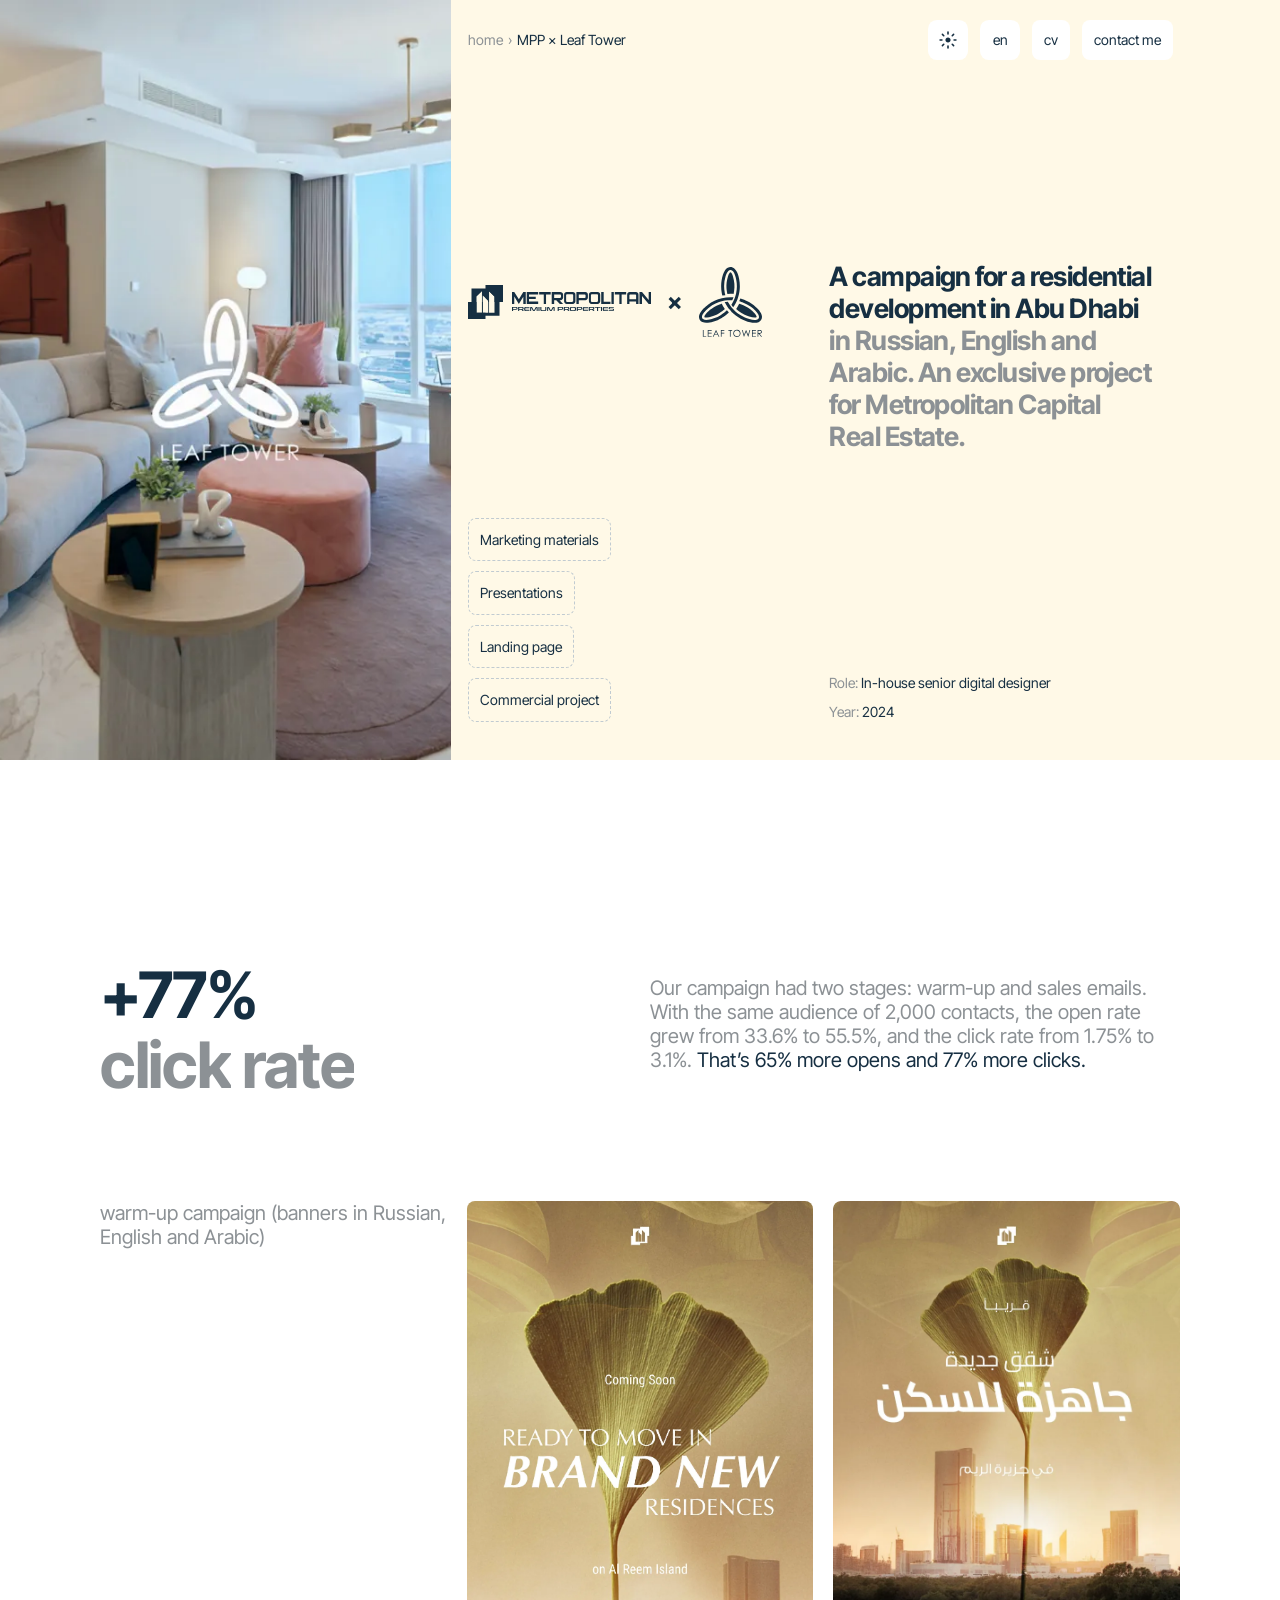
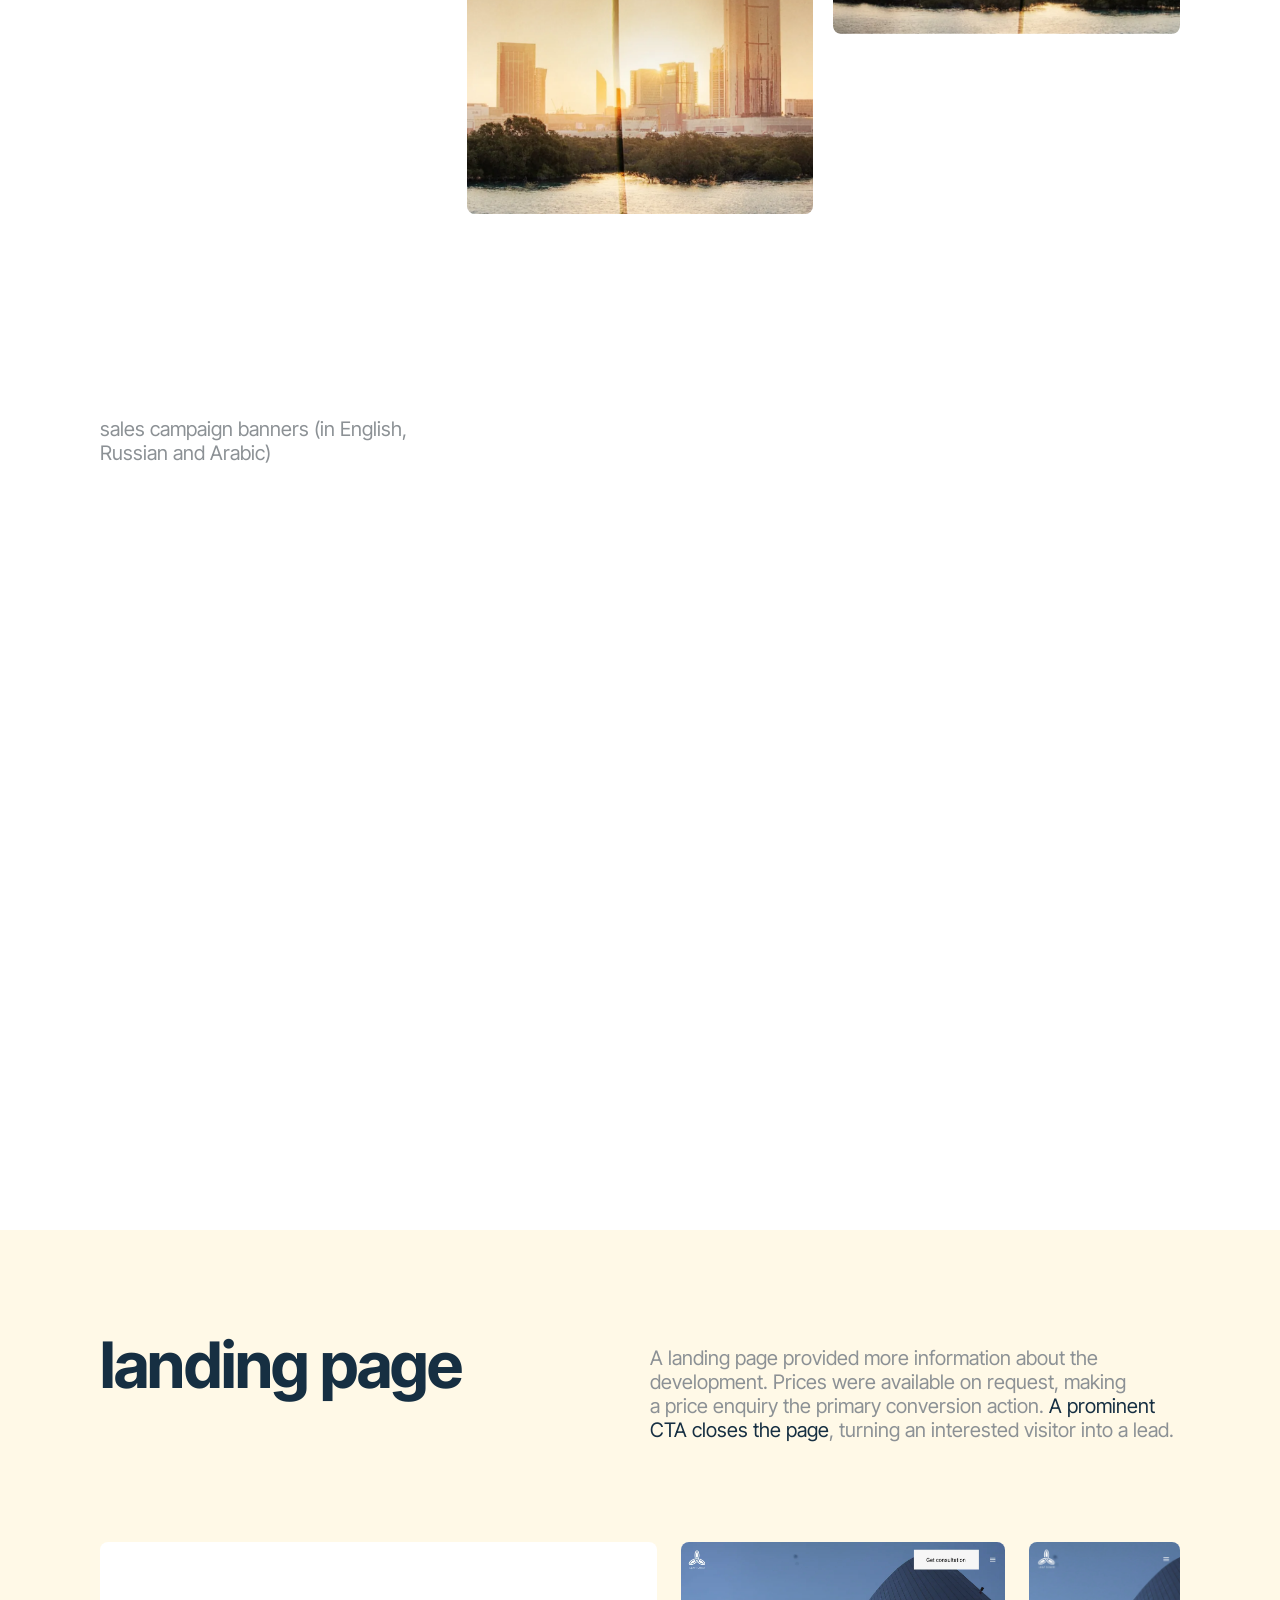
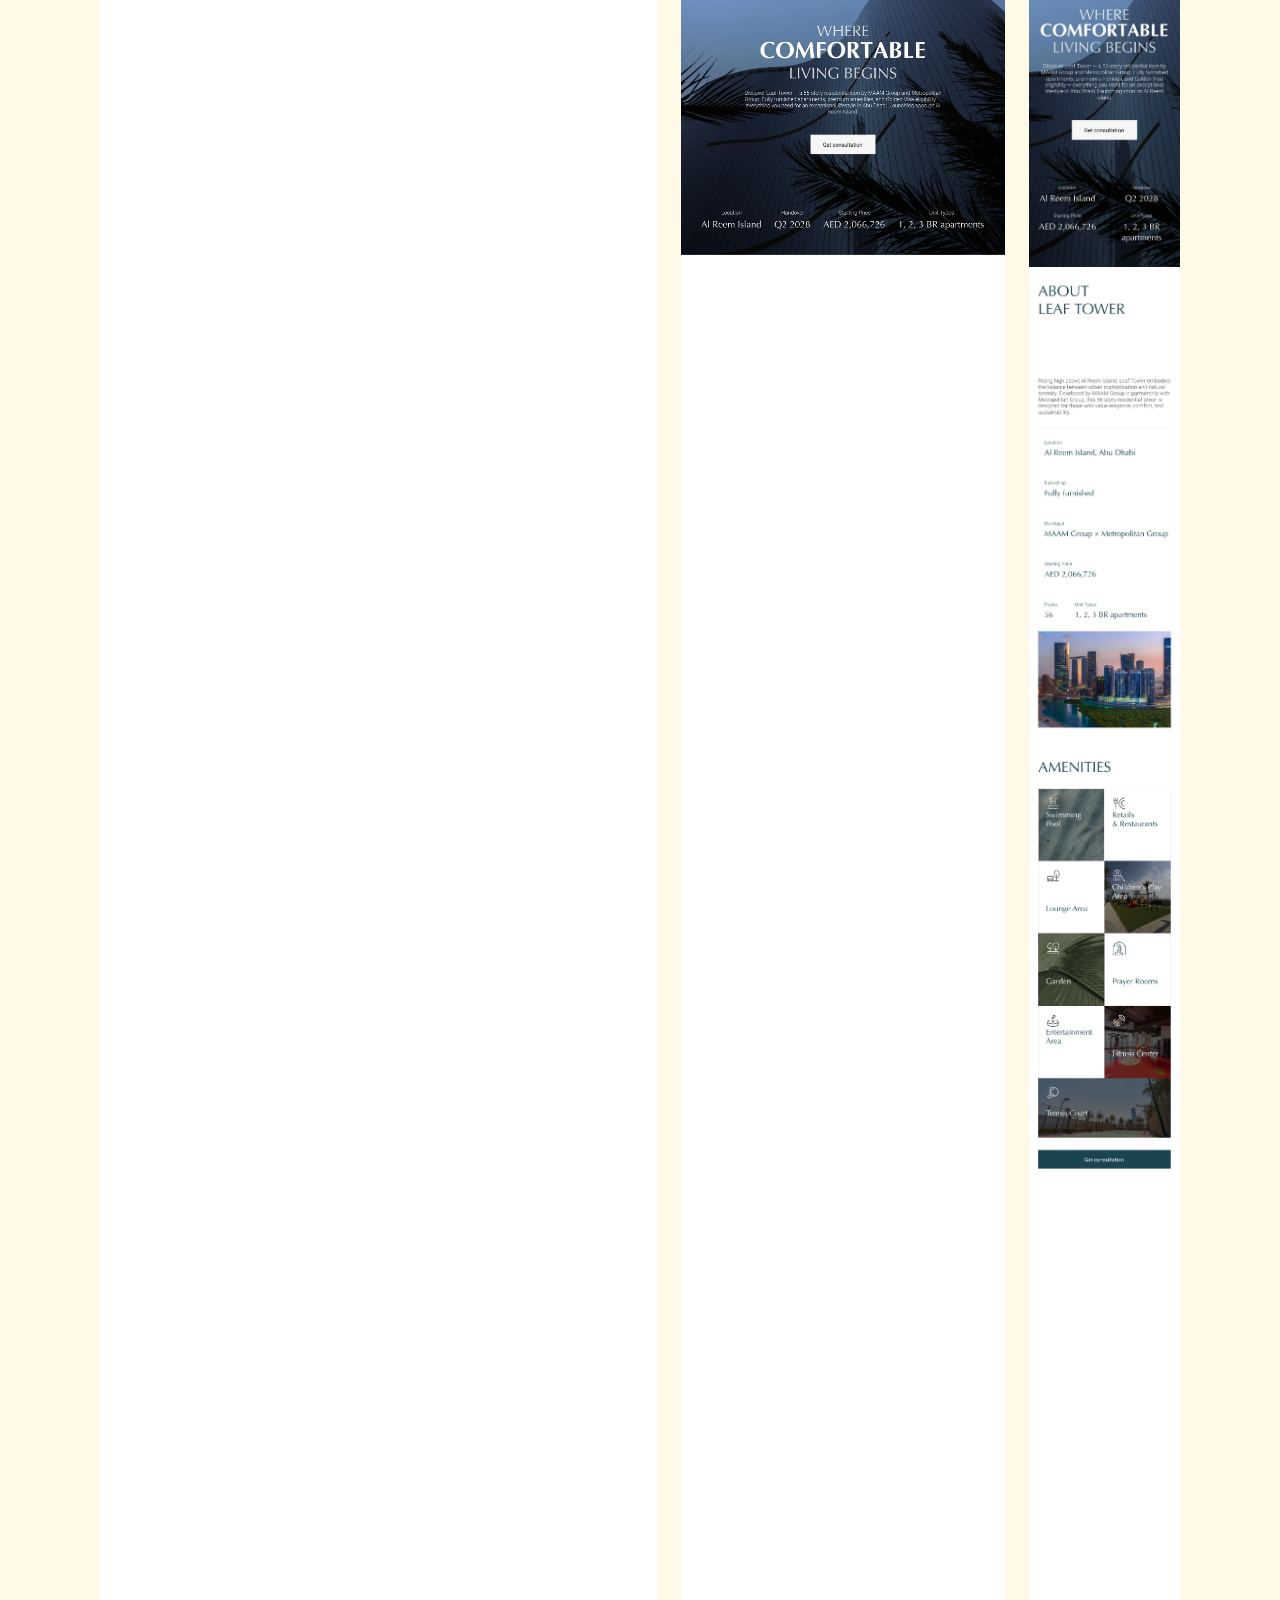
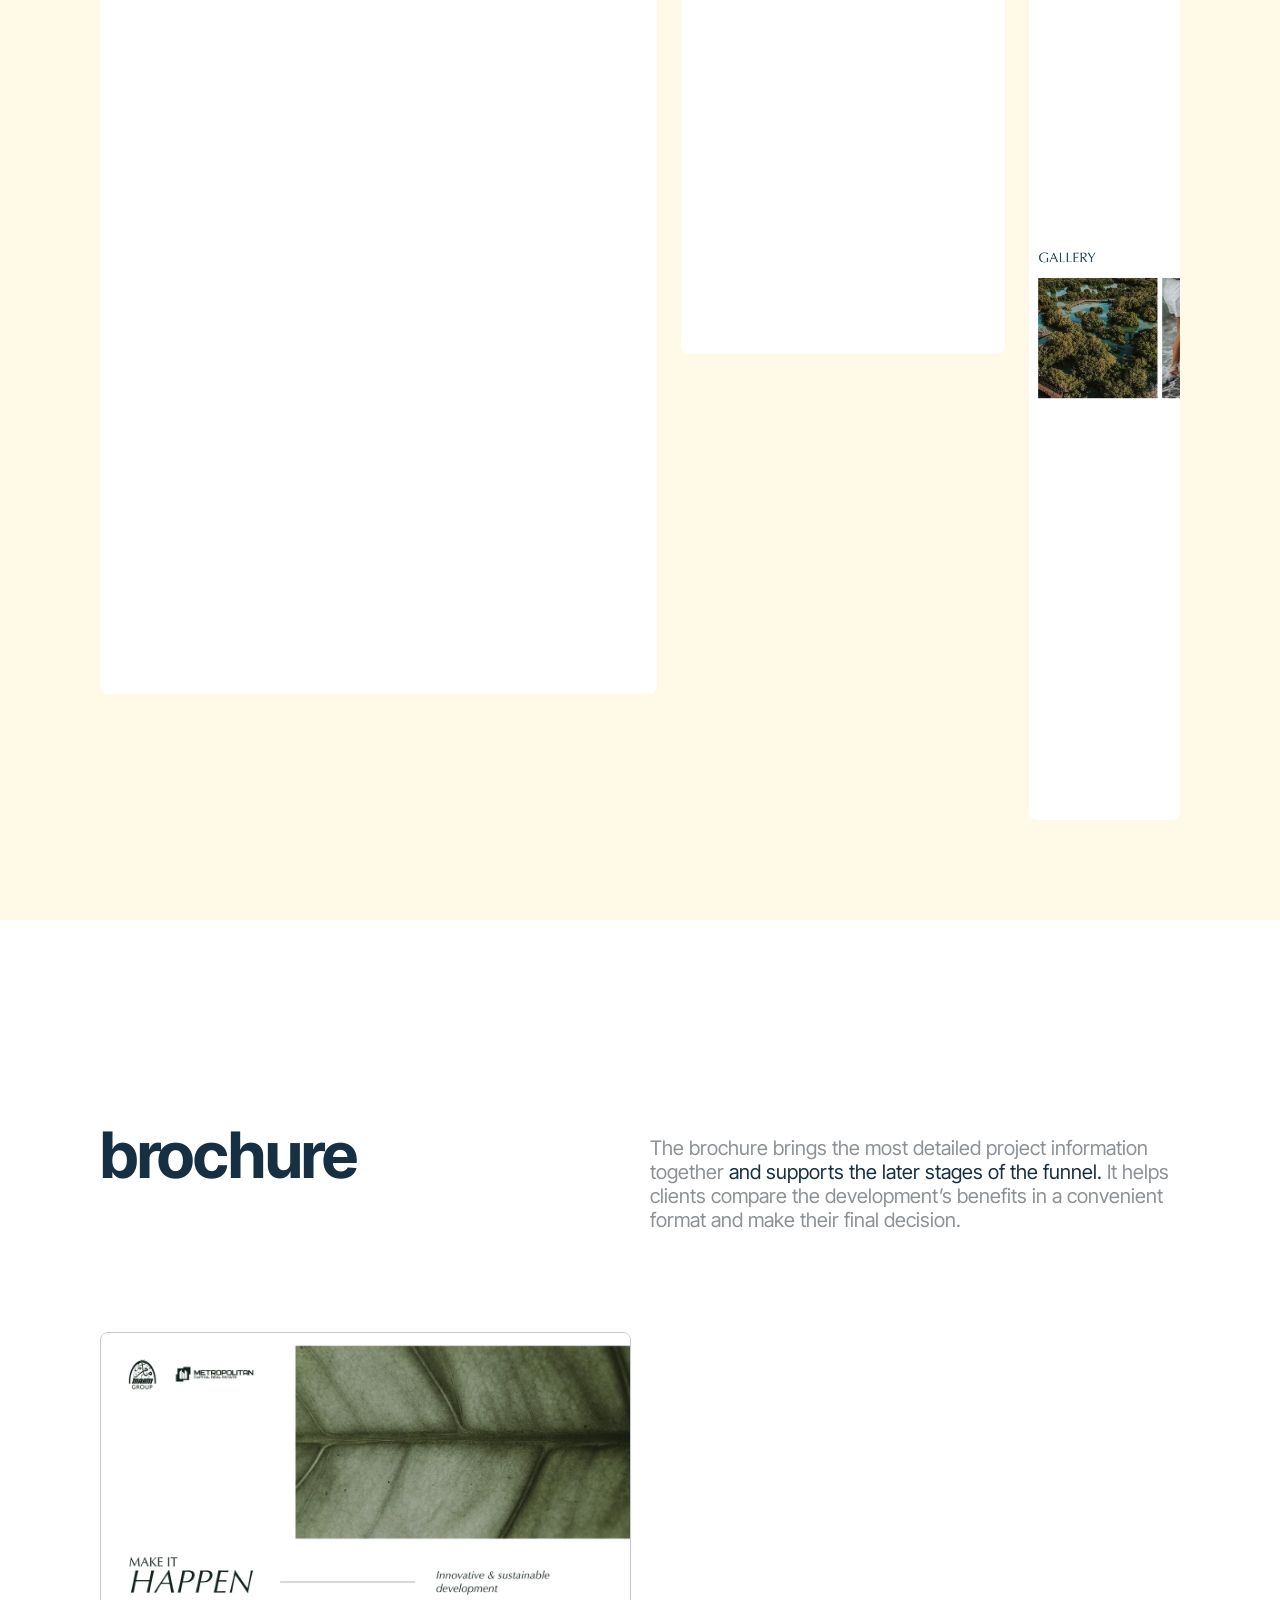
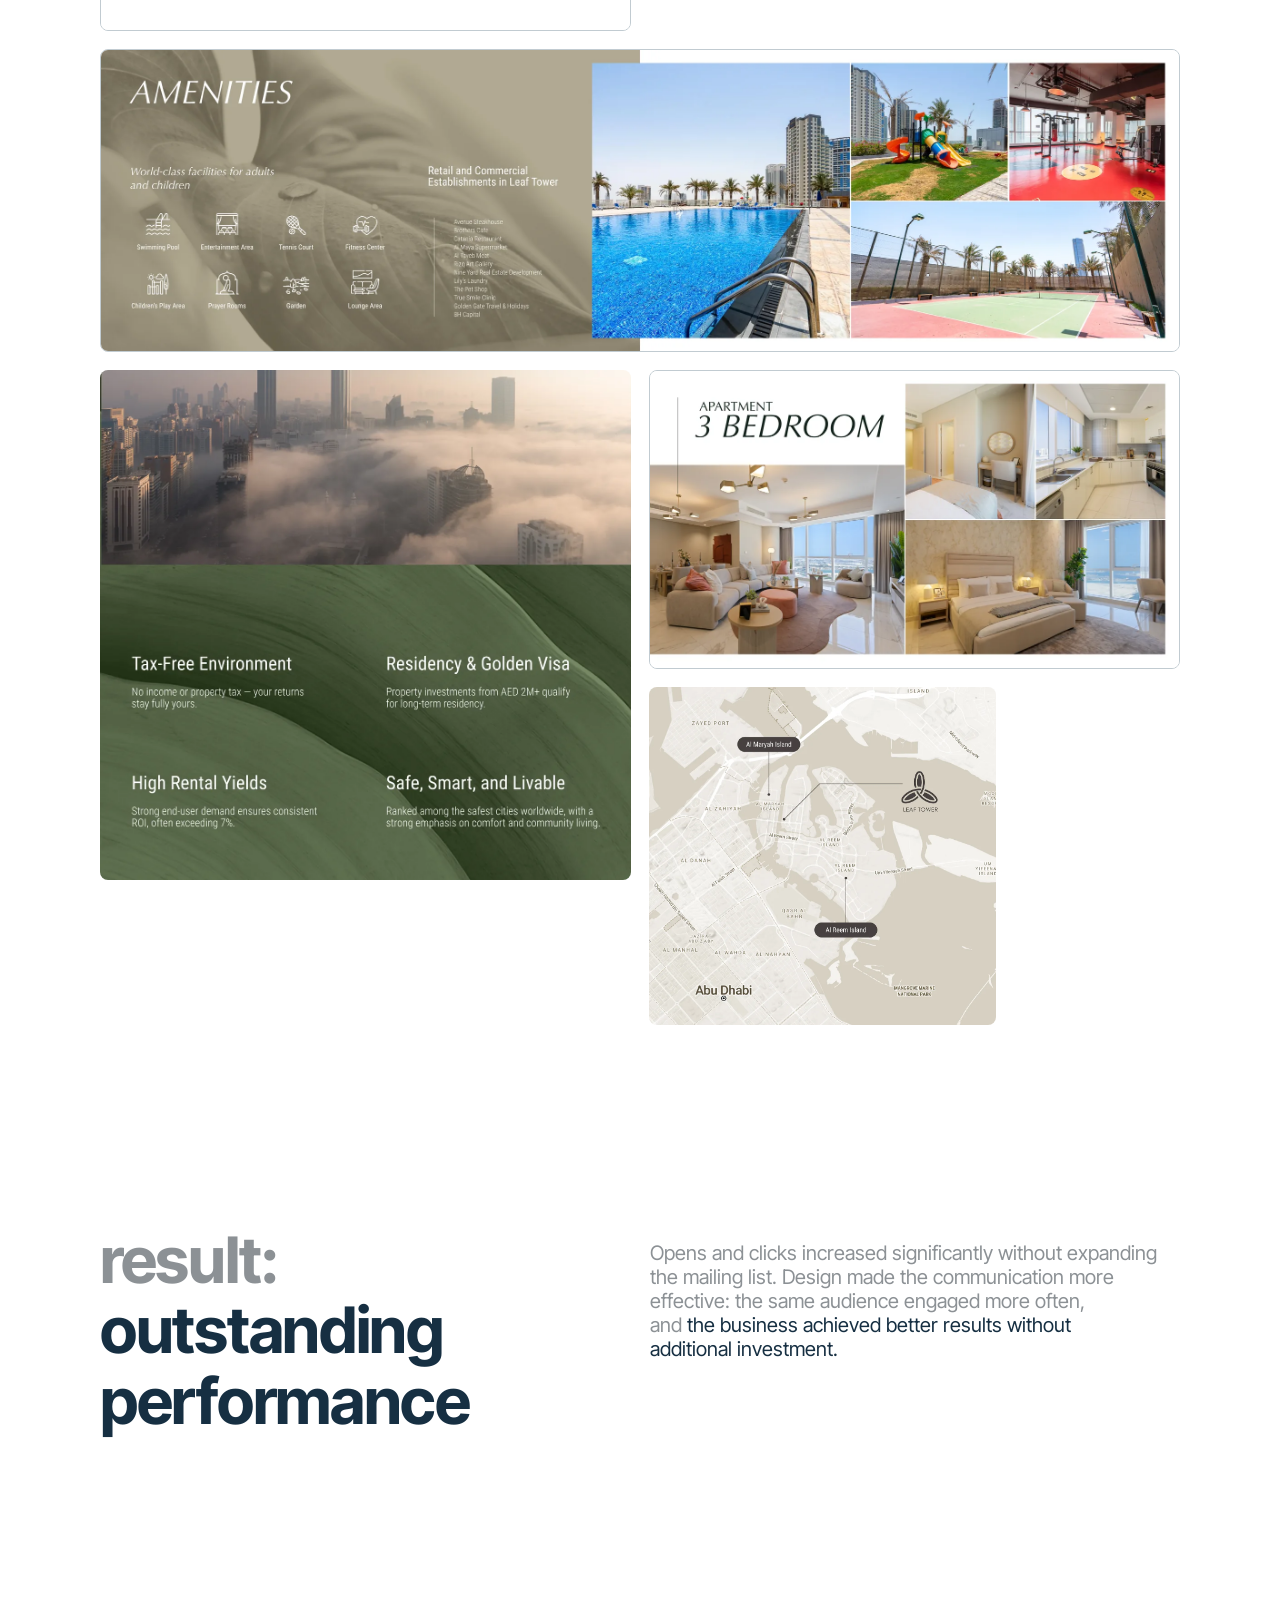
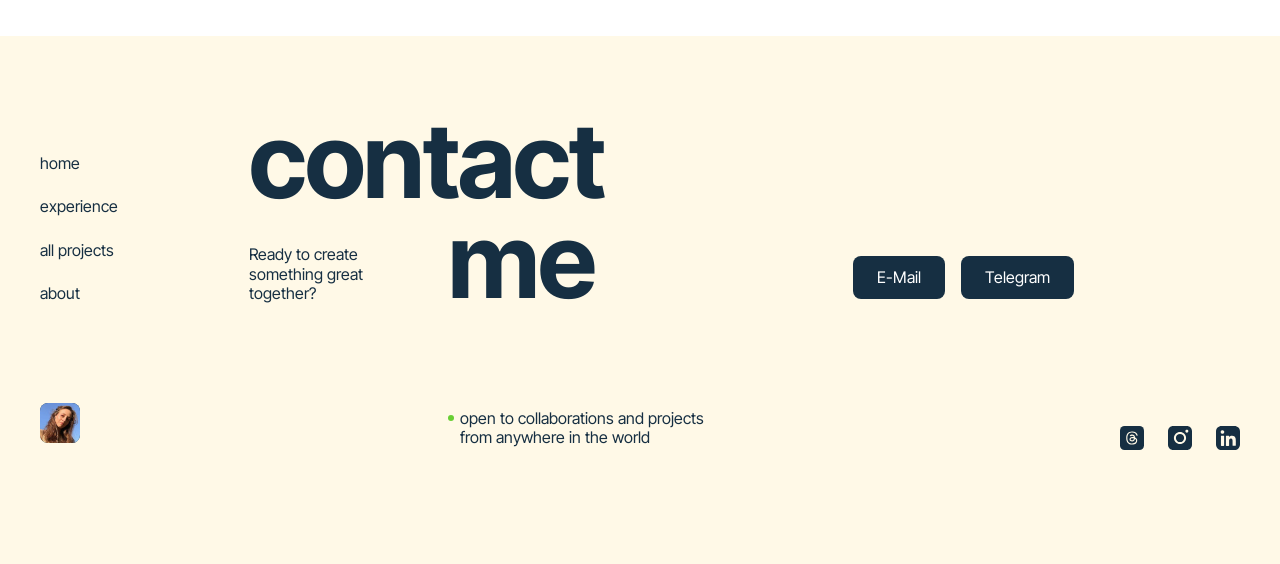
<file: leaf-tower.html>
<!doctype html><html lang="ru"><head><meta charset="utf-8"><meta name="viewport" content="width=device-width, initial-scale=1"><title>MPP × Leaf Tower — Daria Kapustina</title><meta name="description" content="Leaf Tower — рекламная кампания, лендинг и брошюра. Кейс Дарьи Капустиной."><meta property="og:type" content="website"><meta property="og:title" content="MPP × Leaf Tower — Daria Kapustina"><meta property="og:description" content="Leaf Tower — рекламная кампания, лендинг и брошюра. Кейс Дарьи Капустиной."><meta property="og:locale" content="ru_RU"><meta name="twitter:card" content="summary_large_image"><meta property="og:image" content="https://drasica.github.io/assets/og-cover.jpg"><meta property="og:image:width" content="1200"><meta property="og:image:height" content="630"><meta name="twitter:image" content="https://drasica.github.io/assets/og-cover.jpg"><meta property="og:url" content="https://drasica.github.io/leaf-tower.html"><meta name="theme-color" content="#fff9e7"><link rel="icon" href="assets/95c12.webp"><link rel="preload" href="assets/font-1.woff2?v=2" as="font" type="font/woff2" crossorigin><link rel="preload" href="assets/font-2.woff2?v=2" as="font" type="font/woff2" crossorigin><link rel="stylesheet" href="assets/fonts.css?v=2"><script src="theme.js"></script><link rel="stylesheet" href="styles.css?v=motion-19"><link rel="stylesheet" href="enta.css?v=layout-10"><script src="config.js?v=7" defer></script><script defer src="https://cloud.umami.is/script.js" data-website-id="0eed4cbd-fb3e-4f84-bfce-b9fba21e98c4" data-domains="drasica.github.io"></script><script src="analytics.js?v=2" defer></script><script src="video-wake.js?v=1" defer></script><script src="typography.js?v=2" defer></script><script src="translations.js?v=typography-24" defer></script><script src="enta.js?v=typography-15" defer></script><script src="assets/vendor/lenis.min.js" defer></script><script src="smooth-scroll.js?v=2" defer></script><script src="navigation.js?v=circle-13" defer></script><script src="mobile-menu.js?v=12" defer></script><link rel="stylesheet" href="leaf-tower.css?v=7"><script src="reveal.js?v=motion-1" defer></script><script src="leaf-tower.js?v=3" defer></script><link rel="stylesheet" href="footer.css?v=11"><link rel="stylesheet" href="mobile.css?v=23"><link rel="stylesheet" href="mobile-menu.css?v=9">
</head><body class="enta-page leaf-page"><a class="skip-link" href="#case-content">К содержанию</a><main id="main"><section class="hero case-hero" id="home"><div class="hero-canvas"><div class="case-cover"><video class="leaf-cover-video" autoplay muted loop playsinline preload="auto" poster="assets/leaf-tower/cover-interior-poster.webp" width="1122" height="826" aria-label="Leaf Tower — apartment interior flythrough"><source src="assets/leaf-tower/cover-interior.mp4" type="video/mp4"></video></div><header class="header">
<div class="case-breadcrumb"><a href="index.html#home" data-en="home" data-ru="главная">главная</a><span aria-hidden="true">›</span><span>MPP × Leaf Tower</span></div>
<nav class="header-actions" aria-label="Header navigation">
<button class="theme-toggle" type="button" aria-label="Switch to dark theme" aria-pressed="false"><svg class="theme-moon" viewBox="0 0 24 24" aria-hidden="true"><path d="M20.5 13.2A8.5 8.5 0 0 1 10.8 3.5 8.5 8.5 0 1 0 20.5 13.2Z"/></svg><img class="theme-sun" src="assets/header/sun.svg" width="20" height="20" alt=""></button>
<button class="language" aria-label="Switch to Russian" type="button" aria-pressed="false">en</button>
<a class="button" data-link="cv" aria-disabled="true" title="CV will be added soon">cv</a>
<a class="button" href="#contact" data-i18n="text2">contact me</a>
</nav>
<div class="menu-anchor" hidden>
<a class="menu-logo" href="index.html#home" aria-label="Home"><span aria-hidden="true"></span></a>
<div class="menu-panel" id="site-menu" hidden>
<nav aria-label="Main navigation">
<a href="index.html#home" data-i18n="text67">home</a>
<a href="index.html#experience" data-i18n="text68">experience</a>
<a href="index.html#projects" data-i18n="text69">all projects</a>
<a href="index.html#about" data-i18n="text70">about</a>
<a data-link="cv" aria-disabled="true" title="CV will be added soon">cv</a>
<a href="#contact" data-i18n="text2">contact me</a>
</nav>
</div>
<button class="language" aria-label="Switch to Russian" type="button" aria-pressed="false">en</button>
<button class="theme-toggle" type="button" aria-label="Switch to dark theme" aria-pressed="false"><svg class="theme-moon" viewBox="0 0 24 24" aria-hidden="true"><path d="M20.5 13.2A8.5 8.5 0 0 1 10.8 3.5 8.5 8.5 0 1 0 20.5 13.2Z"/></svg><svg class="theme-sun" viewBox="0 0 24 24" aria-hidden="true"><circle cx="12" cy="12" r="4"/><path d="M12 2v2m0 16v2M2 12h2m16 0h2M5 5l1.5 1.5m11 11L19 19M5 19l1.5-1.5m11-11L19 5"/></svg></button>
<button class="menu-toggle" type="button" aria-label="Open navigation" aria-expanded="false" aria-controls="site-menu"><span class="menu-icon" aria-hidden="true"></span></button>
</div>
</header><div class="case-identity"><div class="mpp-wordmark"><img src="assets/enta/f579c.svg" alt=""><img src="assets/enta/fe897.svg" alt="Metropolitan"><img src="assets/enta/1fbab.svg" alt="Premium Properties"></div><span aria-hidden="true">×</span><div class="leaf-wordmark"><img src="assets/leaf-tower/leaf-logo.svg" alt="Leaf Tower"></div></div><div class="case-introduction"><h1 class="" data-ru="Рекламная кампания для жилого комплекса в Абу-Даби" data-en="A campaign for a residential development in Abu Dhabi">Рекламная кампания для жилого комплекса в Абу-Даби</h1><p class="case-exclusive" data-ru="на русском, английском и арабском языках. Эксклюзивный проект для Metropolitan Capital Real Estate." data-en="in Russian, English and Arabic. An exclusive project for Metropolitan Capital Real Estate.">на русском, английском и арабском языках. Эксклюзивный проект для Metropolitan Capital Real Estate.</p></div><div class="case-tags"><span class="" data-ru="Маркетинговые материалы" data-en="Marketing materials">Маркетинговые материалы</span><span class="" data-ru="Презентации" data-en="Presentations">Презентации</span><span class="" data-ru="Лендинг" data-en="Landing page">Лендинг</span><span class="" data-ru="Коммерческий проект" data-en="Commercial project">Коммерческий проект</span></div><div class="case-meta"><p class="" data-ru="Роль: Штатный senior диджитал дизайнер" data-en="Role: In-house senior digital designer" data-emphasis-ru="Роль:" data-emphasis-en="Role:" data-emphasis-tone="muted"><span class="case-muted">Роль:</span> Штатный senior диджитал дизайнер</p><p class="" data-ru="Год: 2024" data-en="Year: 2024" data-emphasis-ru="Год:" data-emphasis-en="Year:" data-emphasis-tone="muted"><span class="case-muted">Год:</span> 2024</p></div></div></section><section class="case-section wrap" id="case-content"><div class="case-heading"><h2 class="" data-ru="+77%
к Click Rate" data-en="+77%
click rate" data-emphasis-ru="к Click Rate" data-emphasis-en="click rate" data-emphasis-tone="muted">+77%
<span class="case-muted">к Click Rate</span></h2><p class="" data-ru="Наша рекламная кампания состояла из двух этапов: прогрев и продающие рассылки. При одинаковой базе в 2000 контактов Open Rate вырос с 33,6% до 55,5%, а click rate — с 1,75% до 3,1%. Это +65% к открытиям и +77% к кликам." data-en="Our campaign had two stages: warm-up and sales emails. With the same audience of 2,000 contacts, the open rate grew from 33.6% to 55.5%, and the click rate from 1.75% to 3.1%. That’s 65% more opens and 77% more clicks." data-emphasis-ru="Это +65% к открытиям и +77% к кликам." data-emphasis-en="That’s 65% more opens and 77% more clicks." data-emphasis-tone="ink">Наша рекламная кампания состояла из двух этапов: прогрев и продающие рассылки. При одинаковой базе в 2000 контактов Open Rate вырос с 33,6% до 55,5%, а click rate — с 1,75% до 3,1%. <span class="case-ink">Это +65% к открытиям и +77% к кликам.</span></p></div><div class="leaf-campaign leaf-warmup"><p class="campaign-label" data-ru="прогрев (баннеры на русском, английском и арабском языках)" data-en="warm-up campaign (banners in Russian, English and Arabic)">прогрев (баннеры на русском, английском и арабском языках)</p><div class="campaign-track"><div class="campaign-column"><img class="case-artwork" src="assets/leaf-tower/warmup-ru.webp" alt="Leaf Tower warm-up campaign — Russian" width="774" height="968" loading="lazy" decoding="async" ></div><img class="case-artwork" src="assets/leaf-tower/warmup-en.webp" alt="Leaf Tower warm-up campaign — English" width="1080" height="1910" loading="lazy" decoding="async" ><img class="case-artwork" src="assets/leaf-tower/warmup-ar.webp" alt="Leaf Tower warm-up campaign — Arabic" width="774" height="968" loading="lazy" decoding="async" ></div></div><div class="leaf-campaign leaf-sales"><p class="campaign-label" data-ru="продающие дизайны баннеров (на английском, русском и арабском языках)" data-en="sales campaign banners (in English, Russian and Arabic)">продающие дизайны баннеров (на английском, русском и арабском языках)</p><div class="campaign-track"><img class="case-artwork" src="assets/leaf-tower/sales-en.webp" alt="Leaf Tower sales campaign — English" width="1080" height="1910" loading="lazy" decoding="async" ><div class="campaign-column"><img class="case-artwork" src="assets/leaf-tower/sales-ru.webp" alt="Leaf Tower sales campaign — Russian" width="774" height="774" loading="lazy" decoding="async" ><img class="case-artwork" src="assets/leaf-tower/sales-ar.webp" alt="Leaf Tower sales campaign — Arabic" width="774" height="774" loading="lazy" decoding="async" ></div></div></div></section><section class="leaf-landing"><div class="wrap"><div class="case-heading"><h2 class="" data-ru="лэндинг" data-en="landing page">лэндинг</h2><p class="" data-ru="Проект сопроводил базовый лэндинг, который дополнял информацию по объекту. Цены не публиковались напрямую: запрос стоимости использовался как основной конверсионный сценарий. Поэтому завершает страницу заметный CTA, который переводит заинтересованного пользователя в лид." data-en="A landing page provided more information about the development. Prices were available on request, making a price enquiry the primary conversion action. A prominent CTA closes the page, turning an interested visitor into a lead." data-emphasis-ru="завершает страницу заметный CTA" data-emphasis-en="A prominent CTA closes the page" data-emphasis-tone="ink">Проект сопроводил базовый лэндинг, который дополнял информацию по объекту. Цены не публиковались напрямую: запрос стоимости использовался как основной конверсионный сценарий. Поэтому <span class="case-ink">завершает страницу заметный CTA</span>, который переводит заинтересованного пользователя в лид.</p></div><div class="landing-tabs" role="tablist" aria-label="Landing preview"><button type="button" role="tab" id="tab-desktop" aria-controls="preview-desktop" aria-selected="true" tabindex="0" data-ru="Десктоп" data-en="Desktop">Десктоп</button><button type="button" role="tab" id="tab-tablet" aria-controls="preview-tablet" aria-selected="false" tabindex="-1" data-ru="Планшет" data-en="Tablet">Планшет</button><button type="button" role="tab" id="tab-mobile" aria-controls="preview-mobile" aria-selected="false" tabindex="-1" data-ru="Мобильный" data-en="Mobile">Мобильный</button></div><div class="leaf-landing-gallery"><div role="tabpanel" id="preview-desktop" aria-labelledby="tab-desktop" tabindex="0" class="landing-preview preview-desktop"><div class="landing-artwork case-artwork"><div class="landing-slice" style="aspect-ratio:621.582763671875/347.9136657714844"><img src="assets/leaf-tower/desktop-section-0.webp" alt="Leaf Tower landing page — desktop, section 1" width="2160" height="1209" loading="lazy" decoding="async" style="width:100.0%;left:0.0%"></div><div class="landing-slice" style="aspect-ratio:621.582763671875/516.8273315429688"><img src="assets/leaf-tower/desktop-section-1.webp" alt="Leaf Tower landing page — desktop, section 2" width="2160" height="1796" loading="lazy" decoding="async" style="width:100.0%;left:0.0%"></div><div class="landing-slice" style="aspect-ratio:621.582763671875/410.93524169921875"><img src="assets/leaf-tower/desktop-section-2.webp" alt="Leaf Tower landing page — desktop, section 3" width="2160" height="1428" loading="lazy" decoding="async" style="width:100.0%;left:0.0%"></div><div class="landing-slice" style="aspect-ratio:621.582763671875/314.9845886230469"><img src="assets/leaf-tower/desktop-section-3.webp" alt="Leaf Tower landing page — desktop, section 4" width="2160" height="1095" loading="lazy" decoding="async" style="width:100.0%;left:0.0%"></div><div class="landing-slice" style="aspect-ratio:621.582763671875/429.764892578125"><img src="assets/leaf-tower/desktop-section-4.webp" alt="Leaf Tower landing page — desktop, section 5" width="2160" height="1494" loading="lazy" decoding="async" style="width:100.0%;left:0.0%"></div><div class="landing-slice" style="aspect-ratio:621.582763671875/332.3741149902344"><img src="assets/leaf-tower/desktop-section-5.webp" alt="Leaf Tower landing page — desktop, section 6" width="2160" height="1155" loading="lazy" decoding="async" style="width:100.0%;left:0.0%"></div><div class="landing-slice" style="aspect-ratio:621.582763671875/274.0287780761719"><img src="assets/leaf-tower/desktop-section-6.webp" alt="Leaf Tower landing page — desktop, section 7" width="2160" height="953" loading="lazy" decoding="async" style="width:100.00001963862573%;left:0.0%"></div></div></div><div role="tabpanel" id="preview-tablet" aria-labelledby="tab-tablet" tabindex="0" class="landing-preview preview-tablet" hidden><div class="landing-artwork case-artwork"><div class="landing-slice" style="aspect-ratio:362.5899353027344/349.2086181640625"><img src="assets/leaf-tower/tablet-section-0.webp" alt="Leaf Tower landing page — tablet, section 1" width="2160" height="2081" loading="lazy" decoding="async" style="width:100.0%;left:0.0%"></div><div class="landing-slice" style="aspect-ratio:362.5899353027344/474.2445983886719"><img src="assets/leaf-tower/tablet-section-1.webp" alt="Leaf Tower landing page — tablet, section 2" width="2160" height="2826" loading="lazy" decoding="async" style="width:100.0%;left:0.0%"></div><div class="landing-slice" style="aspect-ratio:362.5899353027344/307.769775390625"><img src="assets/leaf-tower/tablet-section-2.webp" alt="Leaf Tower landing page — tablet, section 3" width="2160" height="1834" loading="lazy" decoding="async" style="width:100.0%;left:0.0%"></div><div class="landing-slice" style="aspect-ratio:362.5899353027344/207.19424438476562"><img src="assets/leaf-tower/tablet-section-3.webp" alt="Leaf Tower landing page — tablet, section 4" width="2160" height="1235" loading="lazy" decoding="async" style="width:100.0%;left:0.0%"></div><div class="landing-slice" style="aspect-ratio:362.5899353027344/348.8568420410156"><img src="assets/leaf-tower/tablet-section-4.webp" alt="Leaf Tower landing page — tablet, section 5" width="2160" height="2079" loading="lazy" decoding="async" style="width:100.0%;left:0.0%"></div><div class="landing-slice" style="aspect-ratio:362.5899353027344/225.32374572753906"><img src="assets/leaf-tower/tablet-section-5.webp" alt="Leaf Tower landing page — tablet, section 6" width="2160" height="1343" loading="lazy" decoding="async" style="width:100.0%;left:0.0%"></div><div class="landing-slice" style="aspect-ratio:362.5899353027344/334.5323791503906"><img src="assets/leaf-tower/tablet-section-6.webp" alt="Leaf Tower landing page — tablet, section 7" width="2160" height="1993" loading="lazy" decoding="async" style="width:100.0%;left:0.0%"></div></div></div><div role="tabpanel" id="preview-mobile" aria-labelledby="tab-mobile" tabindex="0" class="landing-preview preview-mobile" hidden><div class="landing-artwork case-artwork"><div class="landing-slice" style="aspect-ratio:168.34532165527344/362.5899353027344"><img src="assets/leaf-tower/mobile-section-0.webp" alt="Leaf Tower landing page — mobile, section 1" width="1811" height="3900" loading="lazy" decoding="async" style="width:100.0%;left:0.0%"></div><div class="landing-slice" style="aspect-ratio:168.34532165527344/531.7841186523438"><img src="assets/leaf-tower/mobile-section-1.webp" alt="Leaf Tower landing page — mobile, section 2" width="1235" height="3900" loading="lazy" decoding="async" style="width:100.0%;left:0.0%"></div><div class="landing-slice" style="aspect-ratio:168.34532165527344/492.5179748535156"><img src="assets/leaf-tower/mobile-section-2.webp" alt="Leaf Tower landing page — mobile, section 3" width="1334" height="3900" loading="lazy" decoding="async" style="width:100.0%;left:0.0%"></div><div class="landing-slice" style="aspect-ratio:168.34532165527344/385.8992919921875"><img src="assets/leaf-tower/mobile-section-3.webp" alt="Leaf Tower landing page — mobile, section 4" width="1702" height="3900" loading="lazy" decoding="async" style="width:100.0%;left:0.0%"></div><div class="landing-slice" style="aspect-ratio:168.34532165527344/327.0065612792969"><img src="assets/leaf-tower/mobile-section-4.webp" alt="Leaf Tower landing page — mobile, section 5" width="1057" height="2052" loading="lazy" decoding="async" style="width:100.0%;left:0.0%"></div><div class="landing-slice" style="aspect-ratio:168.34532165527344/225.32374572753906"><img src="assets/leaf-tower/mobile-section-5.webp" alt="Leaf Tower landing page — mobile, section 6" width="1057" height="1414" loading="lazy" decoding="async" style="width:100.0%;left:0.0%"></div><div class="landing-slice" style="aspect-ratio:168.34532165527344/441.4244689941406"><img src="assets/leaf-tower/mobile-section-6.webp" alt="Leaf Tower landing page — mobile, section 7" width="1488" height="3900" loading="lazy" decoding="async" style="width:100.00000906398165%;left:0.0%"></div></div></div></div></div></section><section class="case-section wrap"><div class="case-heading"><h2 class="" data-ru="брошюра" data-en="brochure">брошюра</h2><p class="" data-ru="Брошюра концентрирует самую подробную информацию о проекте в одном месте и работает уже на более горячем этапе воронки. Она помогает клиенту сопоставить преимущества объекта в удобном для него формате и принять конечное решение." data-en="The brochure brings the most detailed project information together and supports the later stages of the funnel. It helps clients compare the development’s benefits in a convenient format and make their final decision." data-emphasis-ru="и работает уже на более горячем этапе воронки." data-emphasis-en="and supports the later stages of the funnel." data-emphasis-tone="ink">Брошюра концентрирует самую подробную информацию о проекте в одном месте <span class="case-ink">и работает уже на более горячем этапе воронки.</span> Она помогает клиенту сопоставить преимущества объекта в удобном для него формате и принять конечное решение.</p></div><div class="leaf-brochure case-artwork"><div class="brochure-cover"><img class="" src="assets/leaf-tower/brochure-cover.webp" alt="Leaf Tower brochure cover" width="3840" height="2160" loading="lazy" decoding="async" ></div><div class="brochure-amenities"><img class="" src="assets/leaf-tower/amenities.webp" alt="Leaf Tower amenities" width="4096" height="1152" loading="lazy" decoding="async" ></div><div class="brochure-benefits"><img class="" src="assets/leaf-tower/benefits.webp" alt="Leaf Tower investment benefits" width="3840" height="2160" loading="lazy" decoding="async" ></div><div class="brochure-interior"><img class="" src="assets/leaf-tower/interior.webp" alt="Leaf Tower apartment interior" width="3840" height="2160" loading="lazy" decoding="async" ></div><div class="brochure-map"><img class="" src="assets/leaf-tower/map.webp" alt="Leaf Tower location map" width="3840" height="2160" loading="lazy" decoding="async" ></div></div></section><section class="case-section wrap leaf-result"><div class="case-heading"><h2 class="" data-ru="итог: отличные показатели" data-en="result: outstanding performance" data-emphasis-ru="итог:" data-emphasis-en="result:" data-emphasis-tone="muted"><span class="case-muted">итог:</span> отличные показатели</h2><p class="" data-ru="Без увеличения базы удалось заметно поднять открытия и клики. За счёт дизайн-решений коммуникация стала работать лучше: та же аудитория чаще реагировала на материалы, а бизнес получил больше результата без дополнительных вложений." data-en="Opens and clicks increased significantly without expanding the mailing list. Design made the communication more effective: the same audience engaged more often, and the business achieved better results without additional investment." data-emphasis-ru="бизнес получил больше результата без дополнительных вложений." data-emphasis-en="the business achieved better results without additional investment." data-emphasis-tone="ink">Без увеличения базы удалось заметно поднять открытия и клики. За счёт дизайн-решений коммуникация стала работать лучше: та же аудитория чаще реагировала на материалы, а <span class="case-ink">бизнес получил больше результата без дополнительных вложений.</span></p></div></section><footer id="contact">
<div class="footer-inner wrap">
<nav aria-label="Footer navigation">
<a href="index.html#home" data-i18n="text67">home</a>
<a href="index.html#experience" data-i18n="text68">experience</a>
<a href="index.html#projects" data-i18n="text69">all projects</a>
<a href="index.html#about" data-i18n="text70">about</a>
</nav>
<div class="contact-heading">
<h2 data-i18n="text71">contact
me</h2>
</div>
<p data-i18n="text72">Ready to create something great together?</p>
<div class="contact-actions">
<a class="button" data-link="email" href="mailto:drasica.k@gmail.com">E-Mail</a>
<a class="button" data-link="telegram" href="https://t.me/kadariart" target="_blank" rel="noopener noreferrer">Telegram</a>
</div>
<p class="availability status" data-i18n="text73">open to projects
from around the world</p>
<img src="assets/95c12.webp" alt="" class="footer-avatar" style="" loading="lazy" decoding="async" width="768" height="1024">
<div class="social-links" role="group" aria-label="Social profiles">
<a class="social-link social-linkedin" href="https://www.linkedin.com/in/daria-kapustina-a27a78249/" target="_blank" rel="noopener noreferrer" aria-label="LinkedIn"><svg class="social-vector" viewBox="140 0 40 40" xmlns="http://www.w3.org/2000/svg" aria-hidden="true" focusable="false">
<g id="Frame 2087331330">
<path id="Vector" d="M30 19.0769C30.3077 19.5385 30.6154 20 30.7692 20.7692H25.8462C25.8462 20.6154 25.8462 20.3077 26 20C26.1538 19.6923 26.1538 19.5385 26.4615 19.2308C26.6154 18.9231 26.9231 18.7692 27.2308 18.6154C27.5385 18.4615 28 18.3077 28.4615 18.3077C29.0769 18.4615 29.6923 18.6154 30 19.0769ZM15.8462 18C16.1538 17.6923 16.4615 17.2308 16.4615 16.6154C16.4615 16.3077 16.4615 16 16.3077 15.6923C16.1538 15.5385 16 15.2308 15.8462 15.2308C15.6923 15.0769 15.3846 15.0769 15.0769 14.9231H11.0769V18.4615H14.4615C14.9231 18.4615 15.3846 18.3077 15.8462 18ZM14.6154 20.6154H11.0769V24.7692H14.6154C14.9231 24.7692 15.2308 24.7692 15.5385 24.6154C15.8462 24.6154 16.1538 24.4615 16.3077 24.3077C16.4615 24.1538 16.7692 24 16.9231 23.6923C17.0769 23.3846 17.0769 23.0769 17.0769 22.7692C17.0769 22 16.9231 21.3846 16.4615 21.0769C16 20.7692 15.3846 20.6154 14.6154 20.6154ZM40 7.53846V32.4615C40 36.6154 36.6154 40 32.4615 40H7.53846C3.38462 40 0 36.6154 0 32.4615V7.53846C0 3.38462 3.38462 0 7.53846 0H32.4615C36.6154 0 40 3.38462 40 7.53846ZM25.2308 14.7692H31.3846V13.2308H25.2308V14.7692ZM20.3077 23.0769C20.3077 22.1538 20.1538 21.3846 19.6923 20.6154C19.2308 20 18.6154 19.5385 17.6923 19.2308C18.3077 18.9231 18.9231 18.4615 19.2308 18C19.5385 17.5385 19.6923 16.9231 19.6923 16.1538C19.6923 15 19.5385 14.9231 19.3846 14.3077C19.0769 13.8462 18.7692 13.3846 18.4615 13.2308C18 12.9231 17.5385 12.7692 16.9231 12.6154C16.1538 12.3077 15.5385 12.3077 14.7692 12.3077H7.69231V27.3846H15.0769C15.6923 27.3846 16.4615 27.2308 17.0769 27.0769C17.6923 26.9231 18.3077 26.6154 18.7692 26.3077C19.2308 26 19.6923 25.5385 20 24.9231C20.1538 24.4615 20.3077 23.8462 20.3077 23.0769ZM25.8462 22.6154H33.6923C33.6923 21.6923 33.6923 20.9231 33.5385 20.1538C33.3846 19.3846 33.0769 18.6154 32.6154 18.1538C32.1538 17.5385 31.5385 17.0769 30.9231 16.7692C30.1538 16.4615 29.3846 16.1538 28.4615 16.1538C27.6923 16.1538 26.9231 16.3077 26.1538 16.6154C25.5385 16.9231 24.9231 17.3846 24.3077 17.8462C23.8462 18.3077 23.3846 18.9231 23.2308 19.6923C22.9231 20.4615 22.7692 21.2308 22.7692 22C22.7692 23.1538 22.9231 23.6923 23.2308 24.3077C23.5385 25.0769 23.8462 25.6923 24.3077 26.1538C24.7692 26.6154 25.3846 27.0769 26 27.3846C26.7692 27.6923 27.5385 27.8462 28.3077 27.8462C29.5385 27.8462 30.6154 27.5385 31.5385 26.9231C32.4615 26.3077 33.0769 25.3846 33.5385 24.1538H30.9231C30.7692 24.4615 30.6154 24.7692 30.1538 25.0769C29.6923 25.3846 29.2308 25.5385 28.6154 25.5385C27.8462 25.5385 27.0769 25.3846 26.6154 24.9231C26.1538 24.3077 25.8462 23.5385 25.8462 22.6154Z" fill="currentColor"/>
<path id="Vector_2" fill-rule="evenodd" clip-rule="evenodd" d="M78.5721 0C76.2992 -1.67598e-07 74.1194 0.902681 72.5119 2.50956C70.9044 4.11643 70.0009 6.29594 70 8.56884V31.4279C70 33.7013 70.9031 35.8817 72.5107 37.4893C74.1183 39.0969 76.2987 40 78.5721 40H101.431C103.704 39.9991 105.884 39.0956 107.49 37.4881C109.097 35.8806 110 33.7008 110 31.4279V8.56884C109.999 6.29651 109.096 4.1175 107.489 2.51072C105.882 0.903939 103.703 0.000872463 101.431 0H78.5721ZM103.897 8.58201C103.897 9.23681 103.637 9.86479 103.174 10.3278C102.711 10.7908 102.083 11.0509 101.428 11.0509C100.773 11.0509 100.145 10.7908 99.6821 10.3278C99.2191 9.86479 98.9589 9.23681 98.9589 8.58201C98.9589 7.92721 99.2191 7.29923 99.6821 6.83621C100.145 6.3732 100.773 6.11308 101.428 6.11308C102.083 6.11308 102.711 6.3732 103.174 6.83621C103.637 7.29923 103.897 7.92721 103.897 8.58201ZM90.0049 13.1512C88.189 13.1512 86.4474 13.8726 85.1633 15.1567C83.8792 16.4408 83.1578 18.1824 83.1578 19.9984C83.1578 21.8143 83.8792 23.5559 85.1633 24.84C86.4474 26.1241 88.189 26.8455 90.0049 26.8455C91.8209 26.8455 93.5625 26.1241 94.8466 24.84C96.1307 23.5559 96.8521 21.8143 96.8521 19.9984C96.8521 18.1824 96.1307 16.4408 94.8466 15.1567C93.5625 13.8726 91.8209 13.1512 90.0049 13.1512ZM79.8626 19.9984C79.8626 17.3093 80.9308 14.7304 82.8322 12.8289C84.7337 10.9275 87.3126 9.85927 90.0016 9.85927C92.6907 9.85927 95.2696 10.9275 97.1711 12.8289C99.0725 14.7304 100.141 17.3093 100.141 19.9984C100.141 22.6874 99.0725 25.2663 97.1711 27.1678C95.2696 29.0692 92.6907 30.1374 90.0016 30.1374C87.3126 30.1374 84.7337 29.0692 82.8322 27.1678C80.9308 25.2663 79.8626 22.6874 79.8626 19.9984Z" fill="currentColor"/>
<path id="Vector_3" d="M170.878 0H149.122C146.703 0 144.383 0.961071 142.672 2.67179C140.961 4.3825 140 6.70273 140 9.12205V30.8779C140 33.2973 140.961 35.6175 142.672 37.3282C144.383 39.0389 146.703 40 149.122 40H170.878C173.297 40 175.617 39.0389 177.328 37.3282C179.039 35.6175 180 33.2973 180 30.8779V9.12205C180 6.70273 179.039 4.3825 177.328 2.67179C175.617 0.961071 173.297 0 170.878 0ZM153.524 32.2913C153.531 32.4029 153.514 32.5147 153.476 32.6198C153.437 32.7248 153.378 32.821 153.301 32.9022C153.224 32.9835 153.132 33.0482 153.029 33.0923C152.926 33.1365 152.815 33.1592 152.704 33.159H149.052C148.832 33.1536 148.623 33.0621 148.469 32.904C148.316 32.746 148.231 32.5341 148.232 32.3138V17.1282C148.229 17.0186 148.248 16.9094 148.288 16.8073C148.328 16.7051 148.387 16.612 148.464 16.5334C148.54 16.4548 148.632 16.3923 148.733 16.3497C148.834 16.307 148.943 16.2851 149.052 16.2851H152.704C152.813 16.2851 152.922 16.307 153.023 16.3497C153.124 16.3923 153.215 16.4548 153.292 16.5334C153.368 16.612 153.428 16.7051 153.468 16.8073C153.508 16.9094 153.527 17.0186 153.524 17.1282V32.2913ZM150.81 13.0913C150.415 13.0883 150.024 13.0075 149.66 12.8535C149.296 12.6995 148.966 12.4753 148.688 12.1936C148.411 11.912 148.192 11.5785 148.043 11.2122C147.895 10.8458 147.82 10.4538 147.823 10.0585C147.826 9.66315 147.906 9.27229 148.06 8.9082C148.214 8.54412 148.439 8.21393 148.72 7.9365C149.002 7.65906 149.335 7.43982 149.702 7.29128C150.068 7.14273 150.46 7.06781 150.855 7.07077C151.64 7.09629 152.384 7.42743 152.928 7.99355C153.471 8.55967 153.773 9.31594 153.767 10.101C153.761 10.886 153.448 11.6377 152.896 12.1956C152.344 12.7535 151.595 13.0734 150.81 13.0872M172.999 32.2667C172.998 32.4739 172.917 32.6727 172.772 32.8212C172.627 32.9697 172.431 33.0562 172.224 33.0626H168.369C168.162 33.0562 167.965 32.9694 167.82 32.8205C167.675 32.6716 167.594 32.4722 167.594 32.2646V25.241C167.594 24.1928 167.914 20.681 164.812 20.681C162.394 20.681 161.916 23.1426 161.824 24.238V32.4246C161.824 32.6326 161.743 32.8324 161.598 32.9818C161.453 33.1311 161.256 33.2182 161.048 33.2246H157.309C157.097 33.2241 156.894 33.1395 156.744 32.9896C156.595 32.8396 156.511 32.6364 156.511 32.4246V17.0544C156.517 16.8465 156.604 16.6493 156.754 16.5045C156.903 16.3598 157.103 16.2789 157.311 16.279H161.048C161.256 16.2789 161.456 16.3598 161.605 16.5045C161.755 16.6493 161.842 16.8465 161.848 17.0544V18.3774C162.394 17.5787 163.147 16.9441 164.027 16.5422C164.907 16.1402 165.88 15.9861 166.841 16.0964C173.067 16.0964 173.044 21.9118 173.044 25.2185L172.999 32.2667Z" fill="currentColor"/>
</g>
</svg></a><a class="social-link social-instagram" href="https://www.instagram.com/drasica/" target="_blank" rel="noopener noreferrer" aria-label="Instagram"><svg class="social-vector" viewBox="70 0 40 40" xmlns="http://www.w3.org/2000/svg" aria-hidden="true" focusable="false">
<g id="Frame 2087331330">
<path id="Vector" d="M30 19.0769C30.3077 19.5385 30.6154 20 30.7692 20.7692H25.8462C25.8462 20.6154 25.8462 20.3077 26 20C26.1538 19.6923 26.1538 19.5385 26.4615 19.2308C26.6154 18.9231 26.9231 18.7692 27.2308 18.6154C27.5385 18.4615 28 18.3077 28.4615 18.3077C29.0769 18.4615 29.6923 18.6154 30 19.0769ZM15.8462 18C16.1538 17.6923 16.4615 17.2308 16.4615 16.6154C16.4615 16.3077 16.4615 16 16.3077 15.6923C16.1538 15.5385 16 15.2308 15.8462 15.2308C15.6923 15.0769 15.3846 15.0769 15.0769 14.9231H11.0769V18.4615H14.4615C14.9231 18.4615 15.3846 18.3077 15.8462 18ZM14.6154 20.6154H11.0769V24.7692H14.6154C14.9231 24.7692 15.2308 24.7692 15.5385 24.6154C15.8462 24.6154 16.1538 24.4615 16.3077 24.3077C16.4615 24.1538 16.7692 24 16.9231 23.6923C17.0769 23.3846 17.0769 23.0769 17.0769 22.7692C17.0769 22 16.9231 21.3846 16.4615 21.0769C16 20.7692 15.3846 20.6154 14.6154 20.6154ZM40 7.53846V32.4615C40 36.6154 36.6154 40 32.4615 40H7.53846C3.38462 40 0 36.6154 0 32.4615V7.53846C0 3.38462 3.38462 0 7.53846 0H32.4615C36.6154 0 40 3.38462 40 7.53846ZM25.2308 14.7692H31.3846V13.2308H25.2308V14.7692ZM20.3077 23.0769C20.3077 22.1538 20.1538 21.3846 19.6923 20.6154C19.2308 20 18.6154 19.5385 17.6923 19.2308C18.3077 18.9231 18.9231 18.4615 19.2308 18C19.5385 17.5385 19.6923 16.9231 19.6923 16.1538C19.6923 15 19.5385 14.9231 19.3846 14.3077C19.0769 13.8462 18.7692 13.3846 18.4615 13.2308C18 12.9231 17.5385 12.7692 16.9231 12.6154C16.1538 12.3077 15.5385 12.3077 14.7692 12.3077H7.69231V27.3846H15.0769C15.6923 27.3846 16.4615 27.2308 17.0769 27.0769C17.6923 26.9231 18.3077 26.6154 18.7692 26.3077C19.2308 26 19.6923 25.5385 20 24.9231C20.1538 24.4615 20.3077 23.8462 20.3077 23.0769ZM25.8462 22.6154H33.6923C33.6923 21.6923 33.6923 20.9231 33.5385 20.1538C33.3846 19.3846 33.0769 18.6154 32.6154 18.1538C32.1538 17.5385 31.5385 17.0769 30.9231 16.7692C30.1538 16.4615 29.3846 16.1538 28.4615 16.1538C27.6923 16.1538 26.9231 16.3077 26.1538 16.6154C25.5385 16.9231 24.9231 17.3846 24.3077 17.8462C23.8462 18.3077 23.3846 18.9231 23.2308 19.6923C22.9231 20.4615 22.7692 21.2308 22.7692 22C22.7692 23.1538 22.9231 23.6923 23.2308 24.3077C23.5385 25.0769 23.8462 25.6923 24.3077 26.1538C24.7692 26.6154 25.3846 27.0769 26 27.3846C26.7692 27.6923 27.5385 27.8462 28.3077 27.8462C29.5385 27.8462 30.6154 27.5385 31.5385 26.9231C32.4615 26.3077 33.0769 25.3846 33.5385 24.1538H30.9231C30.7692 24.4615 30.6154 24.7692 30.1538 25.0769C29.6923 25.3846 29.2308 25.5385 28.6154 25.5385C27.8462 25.5385 27.0769 25.3846 26.6154 24.9231C26.1538 24.3077 25.8462 23.5385 25.8462 22.6154Z" fill="currentColor"/>
<path id="Vector_2" fill-rule="evenodd" clip-rule="evenodd" d="M78.5721 0C76.2992 -1.67598e-07 74.1194 0.902681 72.5119 2.50956C70.9044 4.11643 70.0009 6.29594 70 8.56884V31.4279C70 33.7013 70.9031 35.8817 72.5107 37.4893C74.1183 39.0969 76.2987 40 78.5721 40H101.431C103.704 39.9991 105.884 39.0956 107.49 37.4881C109.097 35.8806 110 33.7008 110 31.4279V8.56884C109.999 6.29651 109.096 4.1175 107.489 2.51072C105.882 0.903939 103.703 0.000872463 101.431 0H78.5721ZM103.897 8.58201C103.897 9.23681 103.637 9.86479 103.174 10.3278C102.711 10.7908 102.083 11.0509 101.428 11.0509C100.773 11.0509 100.145 10.7908 99.6821 10.3278C99.2191 9.86479 98.9589 9.23681 98.9589 8.58201C98.9589 7.92721 99.2191 7.29923 99.6821 6.83621C100.145 6.3732 100.773 6.11308 101.428 6.11308C102.083 6.11308 102.711 6.3732 103.174 6.83621C103.637 7.29923 103.897 7.92721 103.897 8.58201ZM90.0049 13.1512C88.189 13.1512 86.4474 13.8726 85.1633 15.1567C83.8792 16.4408 83.1578 18.1824 83.1578 19.9984C83.1578 21.8143 83.8792 23.5559 85.1633 24.84C86.4474 26.1241 88.189 26.8455 90.0049 26.8455C91.8209 26.8455 93.5625 26.1241 94.8466 24.84C96.1307 23.5559 96.8521 21.8143 96.8521 19.9984C96.8521 18.1824 96.1307 16.4408 94.8466 15.1567C93.5625 13.8726 91.8209 13.1512 90.0049 13.1512ZM79.8626 19.9984C79.8626 17.3093 80.9308 14.7304 82.8322 12.8289C84.7337 10.9275 87.3126 9.85927 90.0016 9.85927C92.6907 9.85927 95.2696 10.9275 97.1711 12.8289C99.0725 14.7304 100.141 17.3093 100.141 19.9984C100.141 22.6874 99.0725 25.2663 97.1711 27.1678C95.2696 29.0692 92.6907 30.1374 90.0016 30.1374C87.3126 30.1374 84.7337 29.0692 82.8322 27.1678C80.9308 25.2663 79.8626 22.6874 79.8626 19.9984Z" fill="currentColor"/>
<path id="Vector_3" d="M170.878 0H149.122C146.703 0 144.383 0.961071 142.672 2.67179C140.961 4.3825 140 6.70273 140 9.12205V30.8779C140 33.2973 140.961 35.6175 142.672 37.3282C144.383 39.0389 146.703 40 149.122 40H170.878C173.297 40 175.617 39.0389 177.328 37.3282C179.039 35.6175 180 33.2973 180 30.8779V9.12205C180 6.70273 179.039 4.3825 177.328 2.67179C175.617 0.961071 173.297 0 170.878 0ZM153.524 32.2913C153.531 32.4029 153.514 32.5147 153.476 32.6198C153.437 32.7248 153.378 32.821 153.301 32.9022C153.224 32.9835 153.132 33.0482 153.029 33.0923C152.926 33.1365 152.815 33.1592 152.704 33.159H149.052C148.832 33.1536 148.623 33.0621 148.469 32.904C148.316 32.746 148.231 32.5341 148.232 32.3138V17.1282C148.229 17.0186 148.248 16.9094 148.288 16.8073C148.328 16.7051 148.387 16.612 148.464 16.5334C148.54 16.4548 148.632 16.3923 148.733 16.3497C148.834 16.307 148.943 16.2851 149.052 16.2851H152.704C152.813 16.2851 152.922 16.307 153.023 16.3497C153.124 16.3923 153.215 16.4548 153.292 16.5334C153.368 16.612 153.428 16.7051 153.468 16.8073C153.508 16.9094 153.527 17.0186 153.524 17.1282V32.2913ZM150.81 13.0913C150.415 13.0883 150.024 13.0075 149.66 12.8535C149.296 12.6995 148.966 12.4753 148.688 12.1936C148.411 11.912 148.192 11.5785 148.043 11.2122C147.895 10.8458 147.82 10.4538 147.823 10.0585C147.826 9.66315 147.906 9.27229 148.06 8.9082C148.214 8.54412 148.439 8.21393 148.72 7.9365C149.002 7.65906 149.335 7.43982 149.702 7.29128C150.068 7.14273 150.46 7.06781 150.855 7.07077C151.64 7.09629 152.384 7.42743 152.928 7.99355C153.471 8.55967 153.773 9.31594 153.767 10.101C153.761 10.886 153.448 11.6377 152.896 12.1956C152.344 12.7535 151.595 13.0734 150.81 13.0872M172.999 32.2667C172.998 32.4739 172.917 32.6727 172.772 32.8212C172.627 32.9697 172.431 33.0562 172.224 33.0626H168.369C168.162 33.0562 167.965 32.9694 167.82 32.8205C167.675 32.6716 167.594 32.4722 167.594 32.2646V25.241C167.594 24.1928 167.914 20.681 164.812 20.681C162.394 20.681 161.916 23.1426 161.824 24.238V32.4246C161.824 32.6326 161.743 32.8324 161.598 32.9818C161.453 33.1311 161.256 33.2182 161.048 33.2246H157.309C157.097 33.2241 156.894 33.1395 156.744 32.9896C156.595 32.8396 156.511 32.6364 156.511 32.4246V17.0544C156.517 16.8465 156.604 16.6493 156.754 16.5045C156.903 16.3598 157.103 16.2789 157.311 16.279H161.048C161.256 16.2789 161.456 16.3598 161.605 16.5045C161.755 16.6493 161.842 16.8465 161.848 17.0544V18.3774C162.394 17.5787 163.147 16.9441 164.027 16.5422C164.907 16.1402 165.88 15.9861 166.841 16.0964C173.067 16.0964 173.044 21.9118 173.044 25.2185L172.999 32.2667Z" fill="currentColor"/>
</g>
</svg></a><a class="social-link social-threads" href="https://www.threads.com/@drasica" target="_blank" rel="noopener noreferrer" aria-label="Threads"><svg class="social-vector" viewBox="0 0 40 40" xmlns="http://www.w3.org/2000/svg" aria-hidden="true" focusable="false"><defs><mask id="threads-cut"><rect width="40" height="40" fill="#fff"/><path transform="translate(9 9) scale(.9167)" fill="#000" d="M12.186 24h-.007c-3.581-.024-6.334-1.205-8.184-3.509C2.35 18.44 1.5 15.586 1.472 12.01v-.017c.03-3.579.879-6.43 2.525-8.482C5.845 1.205 8.6.024 12.18 0h.014c2.746.02 5.043.725 6.826 2.098 1.677 1.29 2.858 3.13 3.509 5.467l-2.04.569c-1.104-3.96-3.898-5.984-8.304-6.015-2.91.022-5.11.936-6.54 2.717C4.307 6.504 3.616 8.914 3.589 12c.027 3.086.718 5.496 2.057 7.164 1.43 1.783 3.631 2.698 6.54 2.717 2.623-.02 4.358-.631 5.8-2.045 1.647-1.613 1.618-3.593 1.09-4.798-.31-.71-.873-1.3-1.634-1.75-.192 1.352-.622 2.446-1.284 3.272-.886 1.102-2.14 1.704-3.73 1.79-1.202.065-2.361-.218-3.259-.801-1.063-.689-1.685-1.74-1.752-2.964-.065-1.19.408-2.285 1.33-3.082.88-.76 2.119-1.207 3.583-1.291a13.853 13.853 0 0 1 3.02.142c-.126-.742-.375-1.332-.75-1.757-.513-.586-1.308-.883-2.359-.89h-.029c-.844 0-1.992.232-2.721 1.32L7.734 7.847c.98-1.454 2.568-2.256 4.478-2.256h.044c3.194.02 5.097 1.975 5.287 5.388.108.046.216.094.321.142 1.49.7 2.58 1.761 3.154 3.07.797 1.82.871 4.79-1.548 7.158-1.85 1.81-4.094 2.628-7.277 2.65Zm1.003-11.69c-.242 0-.487.007-.739.021-1.836.103-2.98.946-2.916 2.143.067 1.256 1.452 1.839 2.784 1.767 1.224-.065 2.818-.543 3.086-3.71a10.5 10.5 0 0 0-2.215-.221z"/></mask></defs><rect width="40" height="40" rx="7.54" fill="currentColor" mask="url(#threads-cut)"/></svg></a>
</div>

</div>
</footer></main></body></html>
</file>
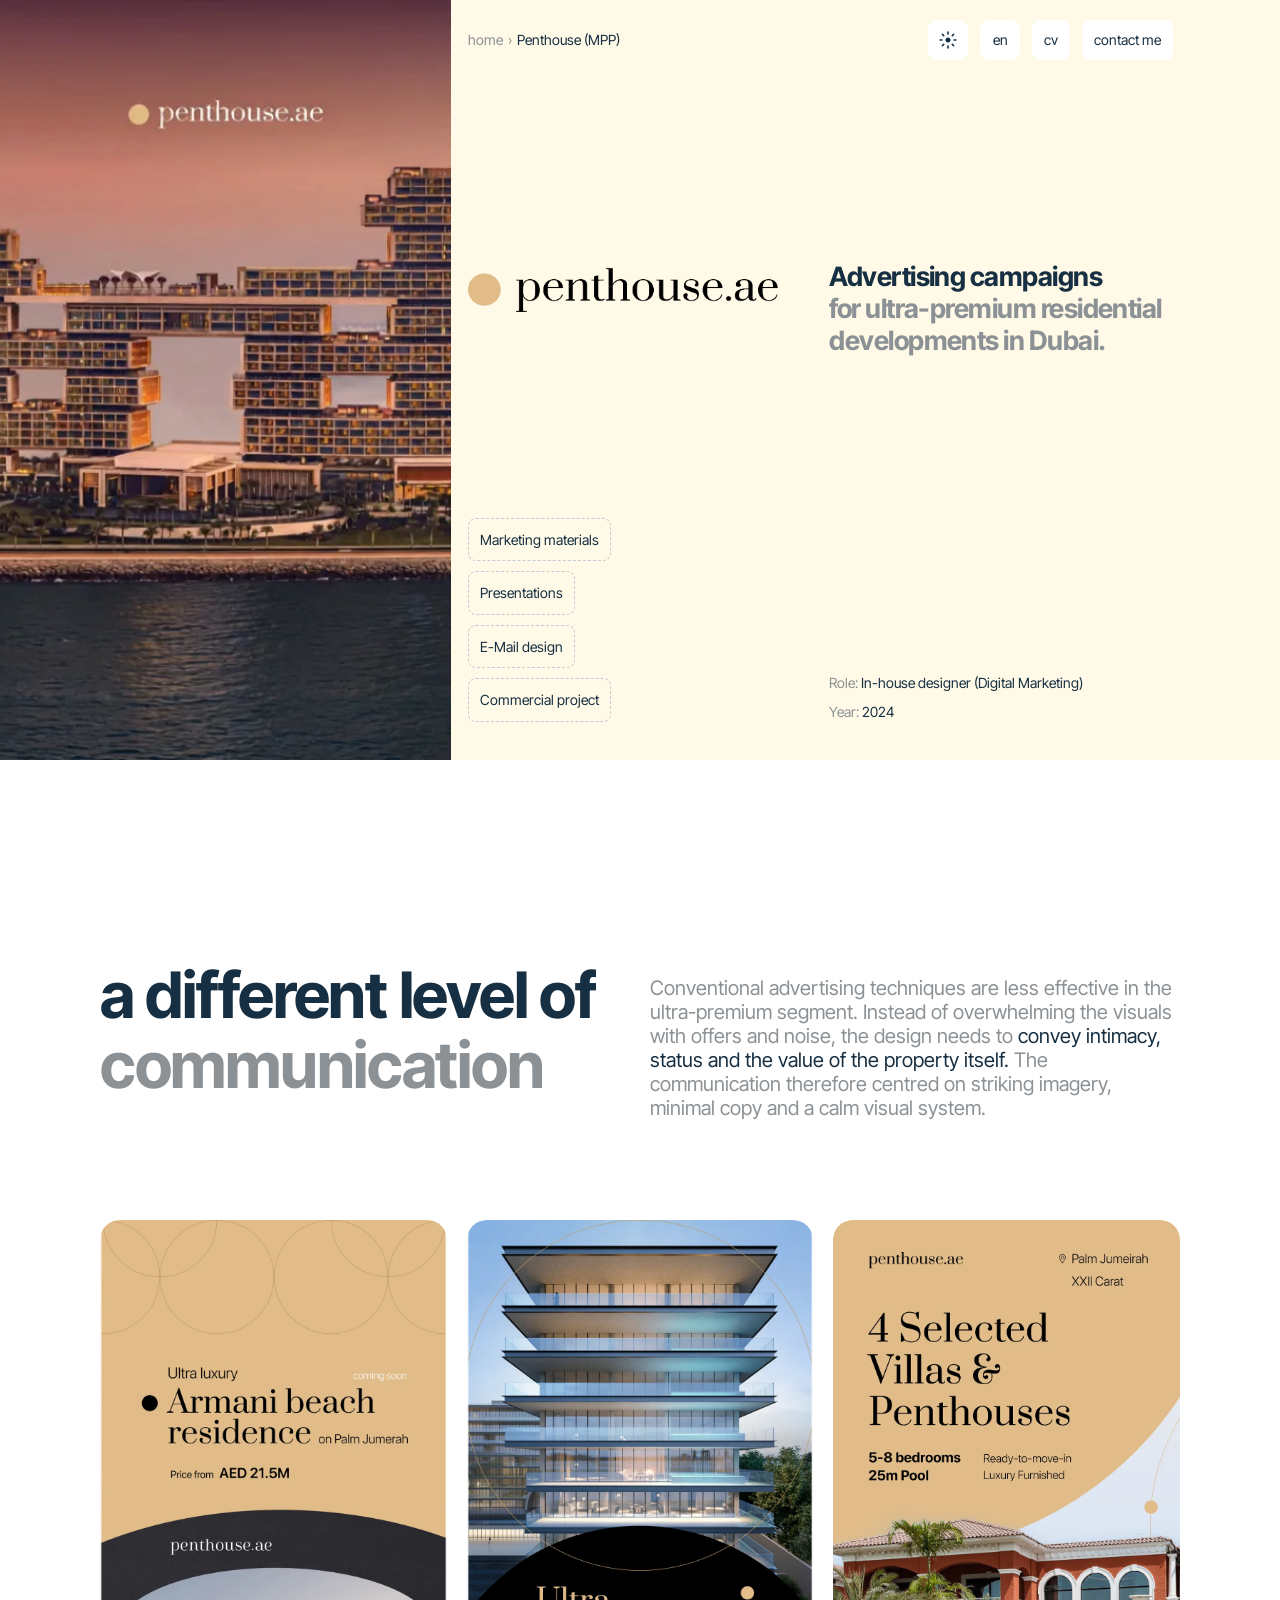
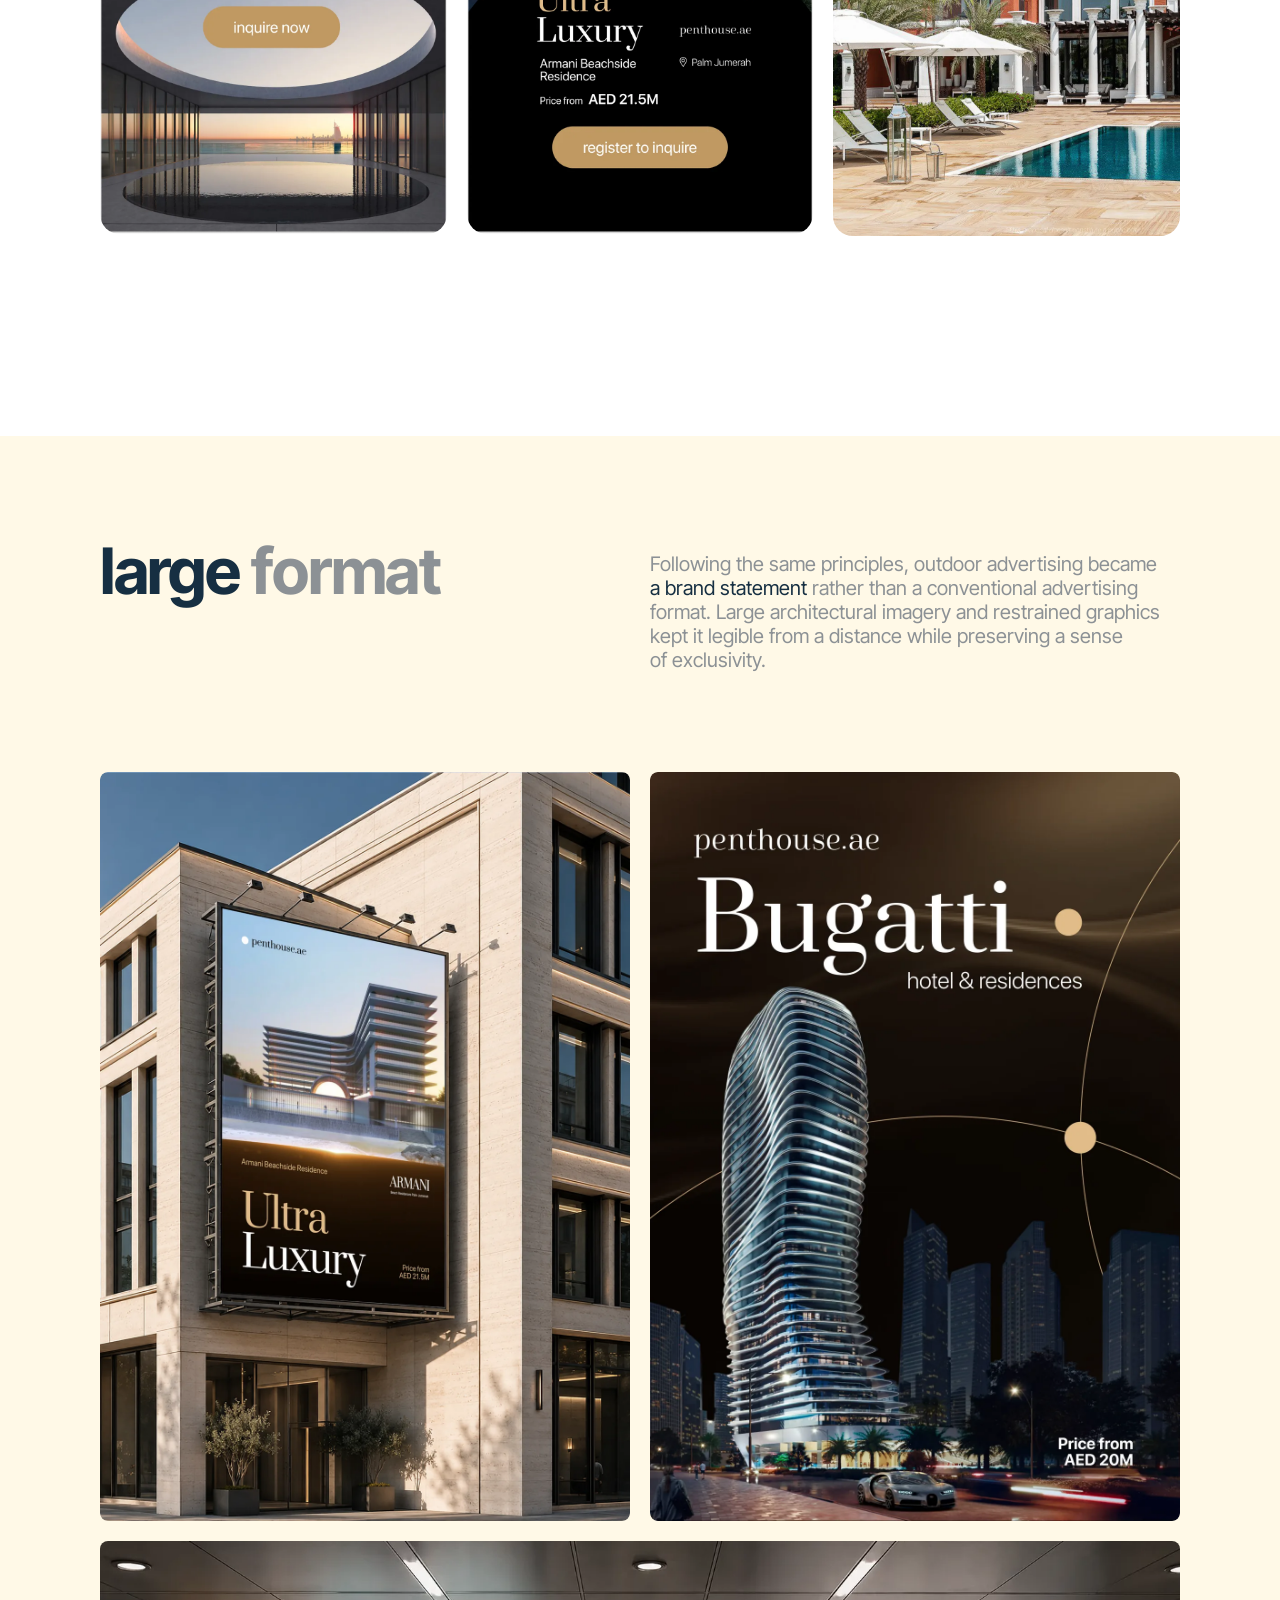
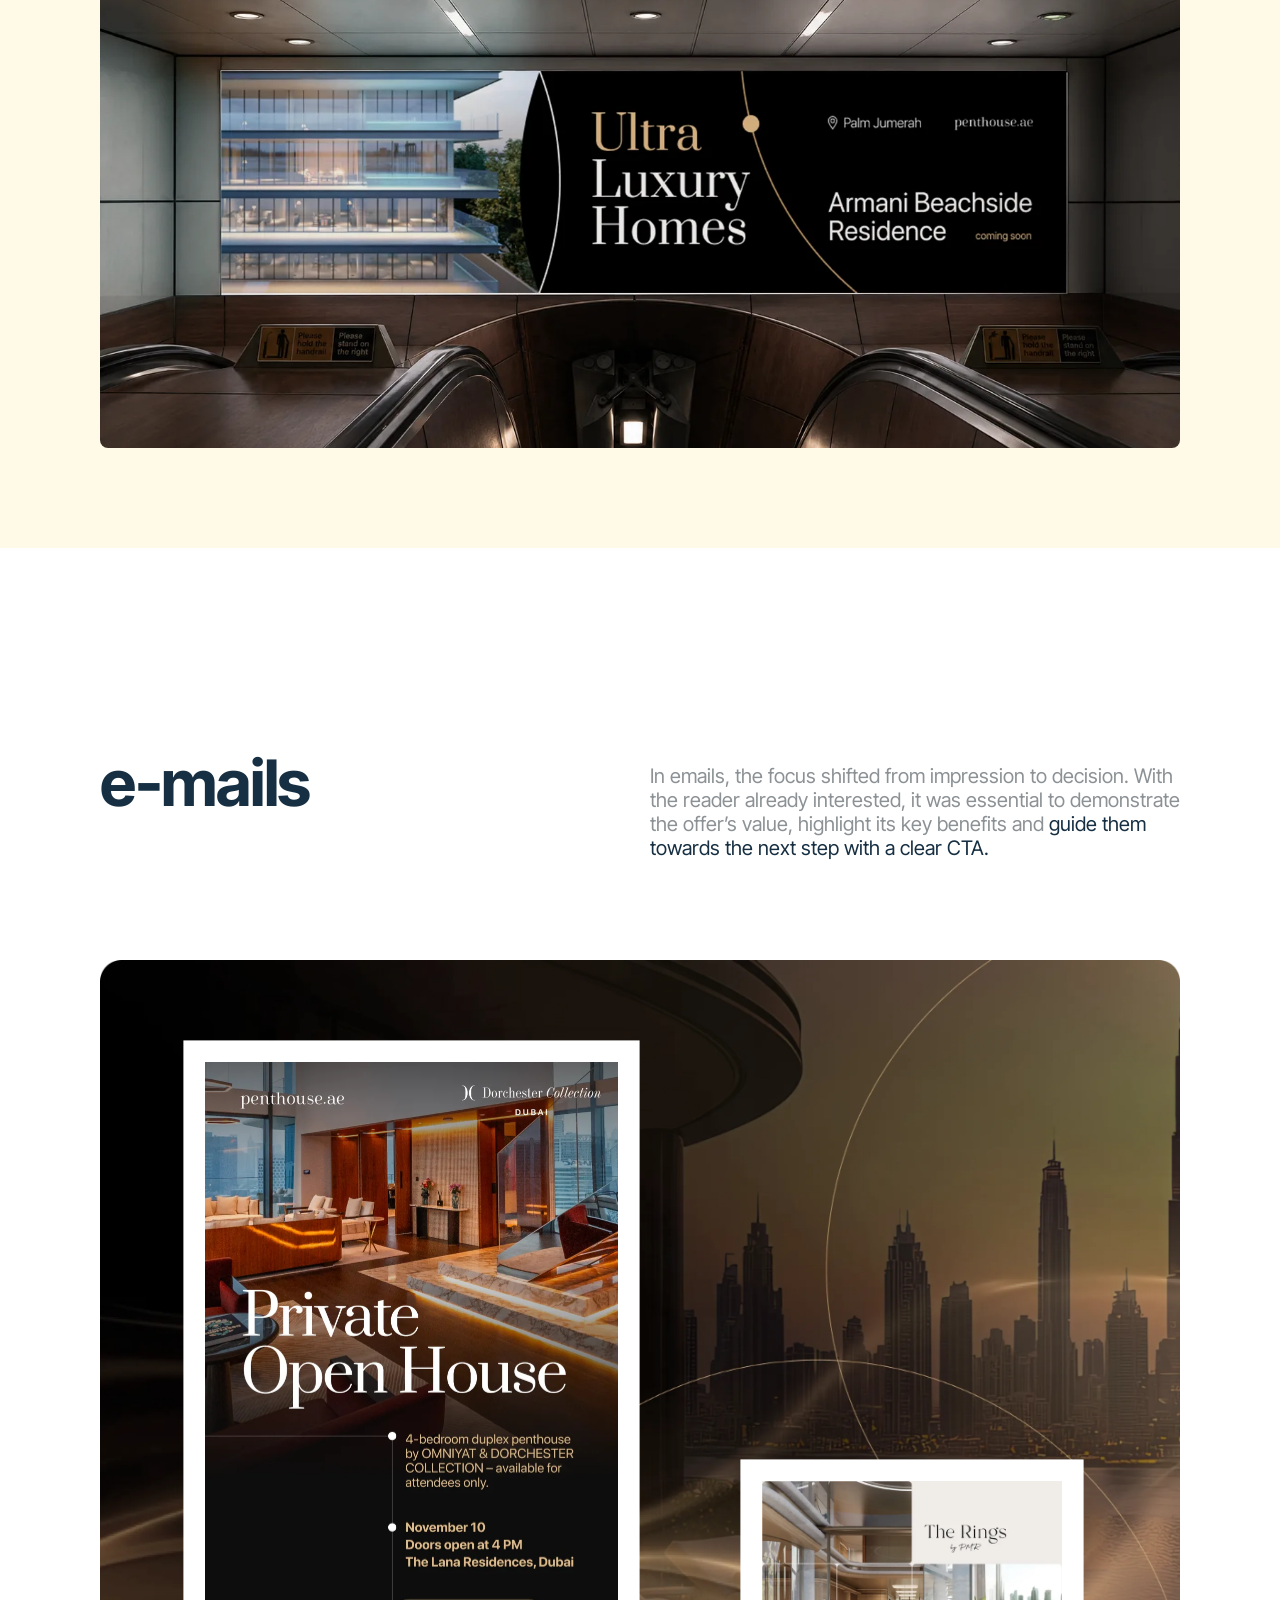
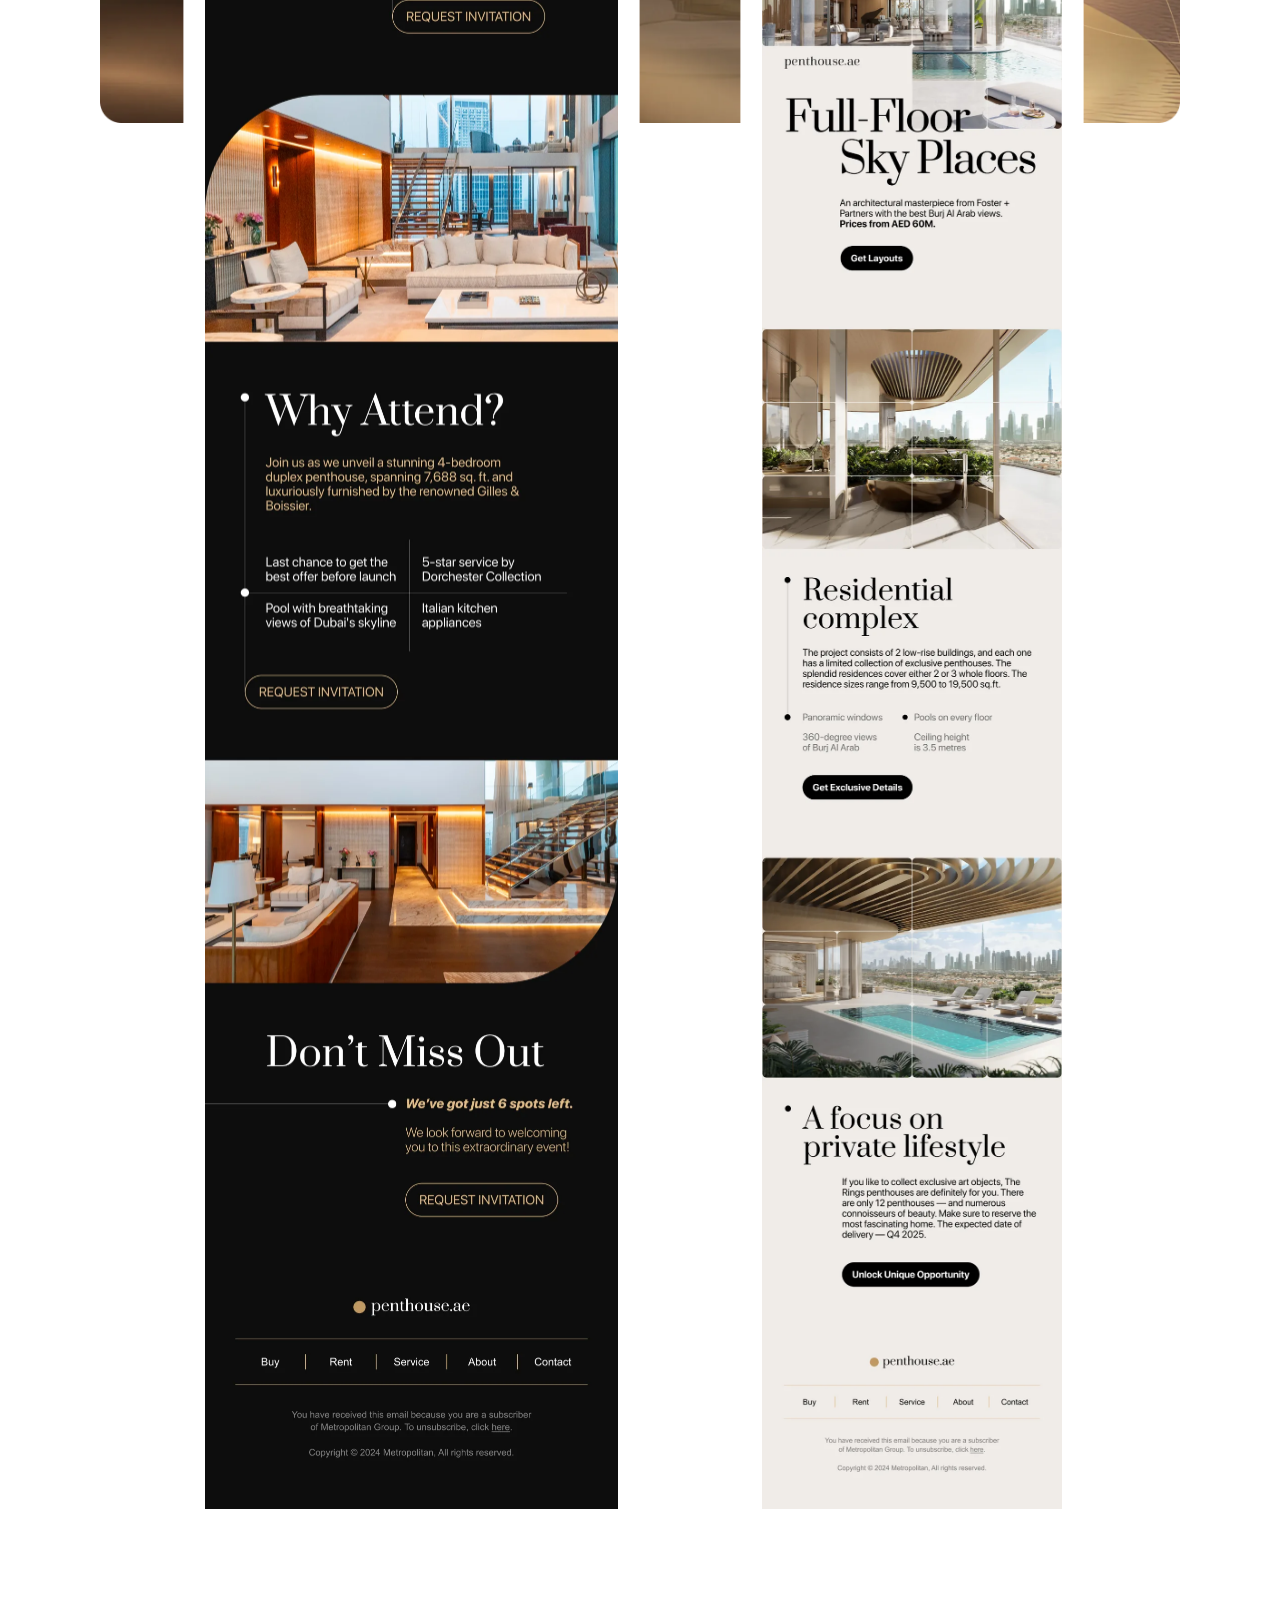
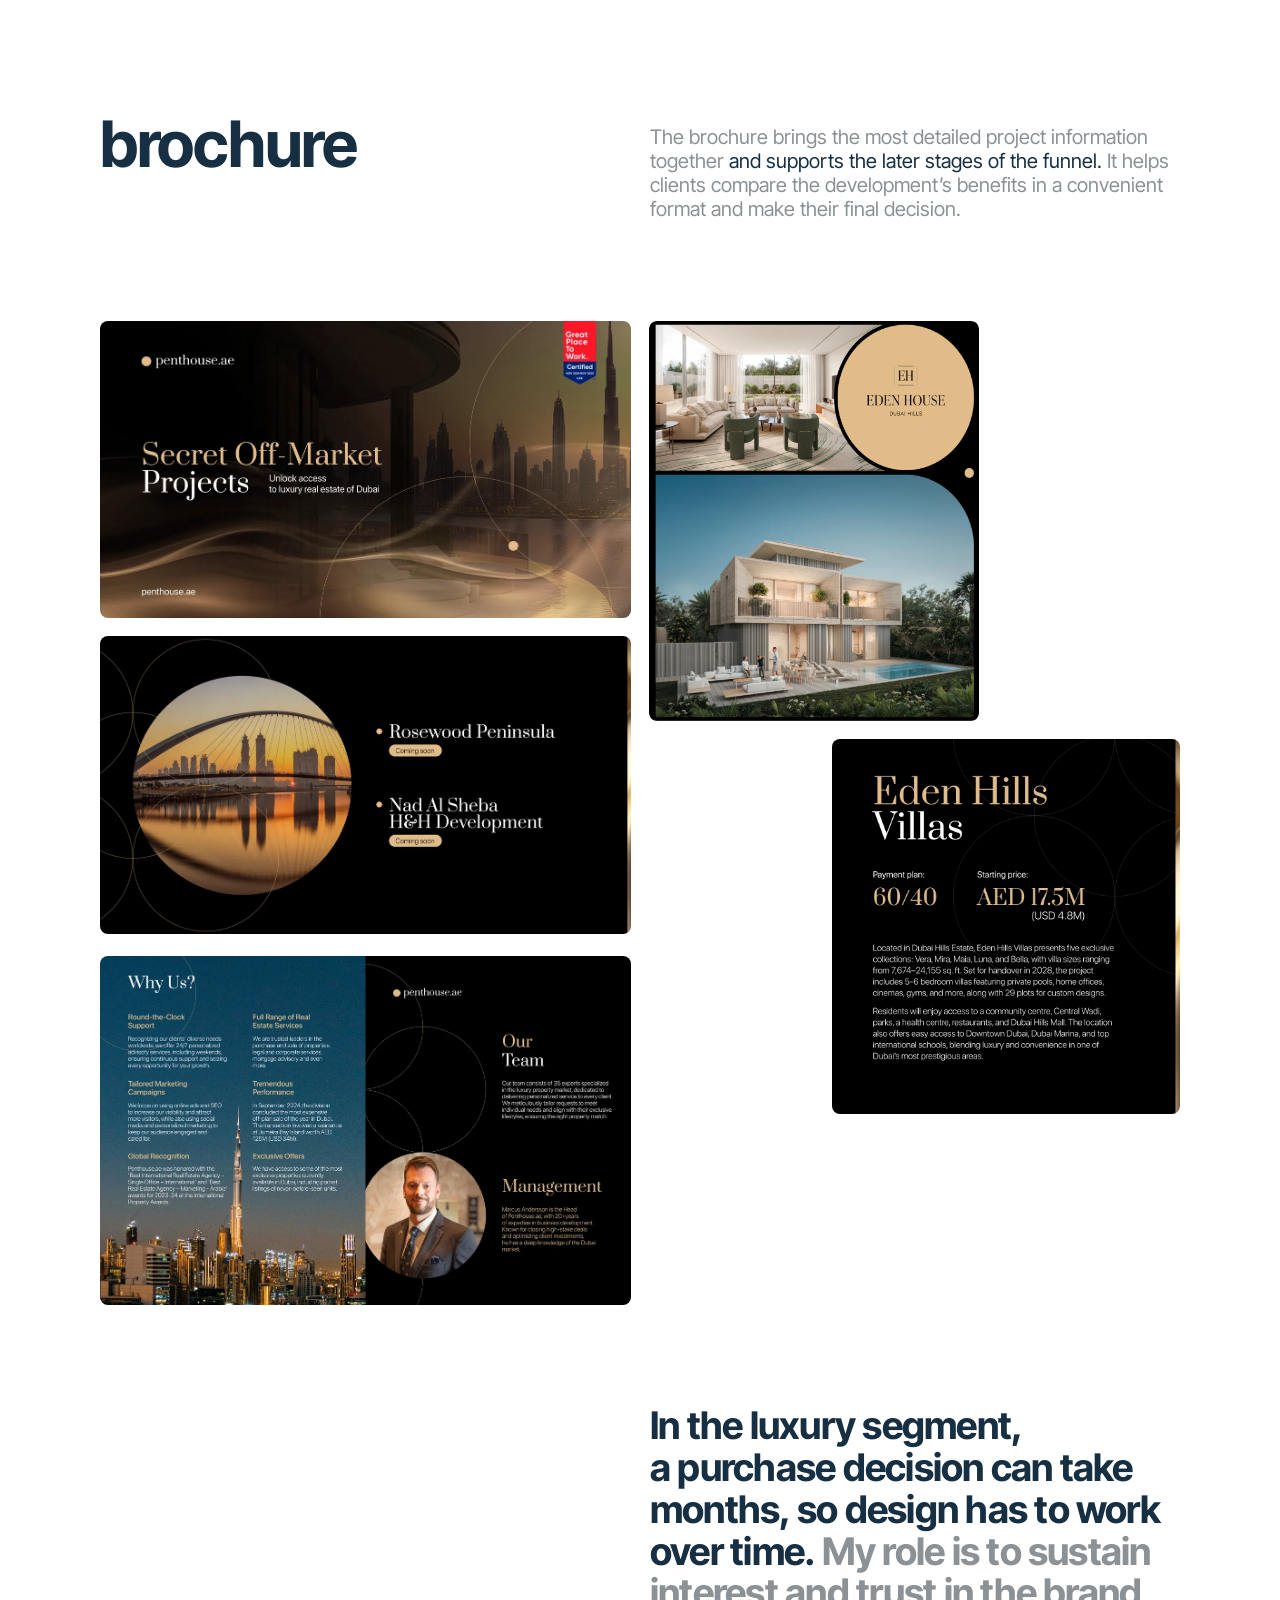
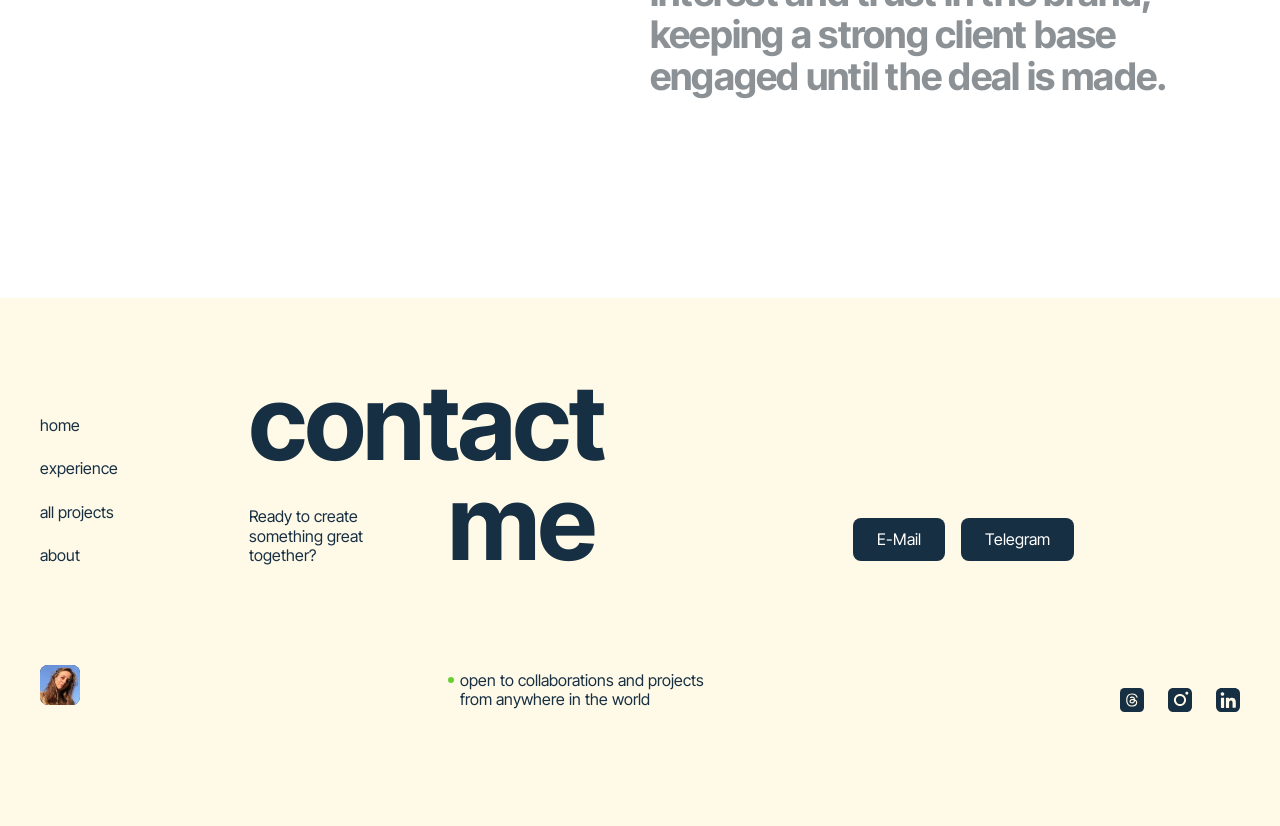
<file: penthouse.html>
<!doctype html><html lang="ru"><head><meta charset="utf-8"><meta name="viewport" content="width=device-width, initial-scale=1"><title>Penthouse (MPP) — Daria Kapustina</title><meta name="description" content="Penthouse — рекламные кампании, e-mail и брошюра. Кейс Дарьи Капустиной."><meta property="og:type" content="website"><meta property="og:title" content="Penthouse (MPP) — Daria Kapustina"><meta property="og:description" content="Penthouse — рекламные кампании, e-mail и брошюра. Кейс Дарьи Капустиной."><meta property="og:locale" content="ru_RU"><meta name="twitter:card" content="summary_large_image"><meta property="og:image" content="https://drasica.github.io/assets/og-cover.jpg"><meta property="og:image:width" content="1200"><meta property="og:image:height" content="630"><meta name="twitter:image" content="https://drasica.github.io/assets/og-cover.jpg"><meta property="og:url" content="https://drasica.github.io/penthouse.html"><meta name="theme-color" content="#fff9e7"><link rel="icon" href="assets/95c12.webp"><link rel="preload" href="assets/font-1.woff2?v=2" as="font" type="font/woff2" crossorigin><link rel="preload" href="assets/font-2.woff2?v=2" as="font" type="font/woff2" crossorigin><link rel="stylesheet" href="assets/fonts.css?v=2"><script src="theme.js"></script><link rel="stylesheet" href="styles.css?v=motion-19"><link rel="stylesheet" href="enta.css?v=layout-10"><script src="config.js?v=7" defer></script><script defer src="https://cloud.umami.is/script.js" data-website-id="0eed4cbd-fb3e-4f84-bfce-b9fba21e98c4" data-domains="drasica.github.io"></script><script src="analytics.js?v=2" defer></script><script src="video-wake.js?v=1" defer></script><script src="typography.js?v=2" defer></script><script src="translations.js?v=typography-24" defer></script><script src="enta.js?v=typography-15" defer></script><script src="assets/vendor/lenis.min.js" defer></script><script src="smooth-scroll.js?v=2" defer></script><script src="navigation.js?v=circle-13" defer></script><script src="mobile-menu.js?v=12" defer></script><link rel="stylesheet" href="penthouse.css?v=4"><script src="reveal.js?v=motion-1" defer></script><script src="penthouse.js?v=1" defer></script><link rel="stylesheet" href="footer.css?v=11"><link rel="stylesheet" href="mobile.css?v=23"><link rel="stylesheet" href="mobile-menu.css?v=9">
</head><body class="enta-page penthouse-page"><a class="skip-link" href="#case-content">К содержанию</a><main id="main"><section class="hero case-hero" id="home"><div class="hero-canvas"><div class="case-cover"><video class="penthouse-cover-video" autoplay muted loop playsinline preload="auto" poster="assets/penthouse/cover-flyover-poster.webp" width="1280" height="720" aria-label="Penthouse — flyover of a Dubai landmark residence"><source src="assets/penthouse/cover-flyover.mp4" type="video/mp4"></video></div><header class="header">
<div class="case-breadcrumb"><a href="index.html#home" data-en="home" data-ru="главная">главная</a><span aria-hidden="true">›</span><span>Penthouse (MPP)</span></div>
<nav class="header-actions" aria-label="Header navigation">
<button class="theme-toggle" type="button" aria-label="Switch to dark theme" aria-pressed="false"><svg class="theme-moon" viewBox="0 0 24 24" aria-hidden="true"><path d="M20.5 13.2A8.5 8.5 0 0 1 10.8 3.5 8.5 8.5 0 1 0 20.5 13.2Z"/></svg><img class="theme-sun" src="assets/header/sun.svg" width="20" height="20" alt=""></button>
<button class="language" aria-label="Switch to Russian" type="button" aria-pressed="false">en</button>
<a class="button" data-link="cv" aria-disabled="true" title="CV will be added soon">cv</a>
<a class="button" href="#contact" data-i18n="text2">contact me</a>
</nav>
<div class="menu-anchor" hidden>
<a class="menu-logo" href="index.html#home" aria-label="Home"><span aria-hidden="true"></span></a>
<div class="menu-panel" id="site-menu" hidden>
<nav aria-label="Main navigation">
<a href="index.html#home" data-i18n="text67">home</a>
<a href="index.html#experience" data-i18n="text68">experience</a>
<a href="index.html#projects" data-i18n="text69">all projects</a>
<a href="index.html#about" data-i18n="text70">about</a>
<a data-link="cv" aria-disabled="true" title="CV will be added soon">cv</a>
<a href="#contact" data-i18n="text2">contact me</a>
</nav>
</div>
<button class="language" aria-label="Switch to Russian" type="button" aria-pressed="false">en</button>
<button class="theme-toggle" type="button" aria-label="Switch to dark theme" aria-pressed="false"><svg class="theme-moon" viewBox="0 0 24 24" aria-hidden="true"><path d="M20.5 13.2A8.5 8.5 0 0 1 10.8 3.5 8.5 8.5 0 1 0 20.5 13.2Z"/></svg><svg class="theme-sun" viewBox="0 0 24 24" aria-hidden="true"><circle cx="12" cy="12" r="4"/><path d="M12 2v2m0 16v2M2 12h2m16 0h2M5 5l1.5 1.5m11 11L19 19M5 19l1.5-1.5m11-11L19 5"/></svg></button>
<button class="menu-toggle" type="button" aria-label="Open navigation" aria-expanded="false" aria-controls="site-menu"><span class="menu-icon" aria-hidden="true"></span></button>
</div>
</header><div class="case-identity"><img class="" width="909" height="133" src="assets/penthouse/identity.webp" alt="penthouse.ae" loading="eager" decoding="async"></div><div class="case-introduction"><h1 class="" data-ru="Рекламные кампании" data-en="Advertising campaigns">Рекламные кампании</h1><p class="case-exclusive" data-ru="для ультра-премиальных жилых комплексов в Дубае." data-en="for ultra-premium residential developments in Dubai.">для ультра-премиальных жилых комплексов в Дубае.</p></div><div class="case-tags"><span class="" data-ru="Маркетинговые материалы" data-en="Marketing materials">Маркетинговые материалы</span><span class="" data-ru="Презентации" data-en="Presentations">Презентации</span><span class="" data-ru="E-Mail дизайн" data-en="E-Mail design">E-Mail дизайн</span><span class="" data-ru="Коммерческий проект" data-en="Commercial project">Коммерческий проект</span></div><div class="case-meta"><p class="" data-ru="Роль: Штатный дизайнер (Диджитал маркетинг)" data-en="Role: In-house designer (Digital Marketing)" data-emphasis-ru="Роль:" data-emphasis-en="Role:" data-emphasis-tone="muted">Роль: Штатный дизайнер (Диджитал маркетинг)</p><p class="" data-ru="Год: 2024" data-en="Year: 2024" data-emphasis-ru="Год:" data-emphasis-en="Year:" data-emphasis-tone="muted">Год: 2024</p></div></div></section><section class="case-section wrap" id="case-content"><div class="case-heading"><h2 class="" data-ru="другой уровень коммуникации" data-en="a different level of communication" data-emphasis-ru="коммуникации" data-emphasis-en="communication" data-emphasis-tone="muted">другой уровень коммуникации</h2><p class="" data-ru="Для ультра-премиального сегмента привычные рекламные приёмы работают хуже. Здесь нужно не перегружать визуал офферами и шумом, а создавать ощущение камерности, статуса и ценности самого объекта. Поэтому коммуникация строилась вокруг крупных образов, минимального количества текста и спокойной визуальной системы." data-en="Conventional advertising techniques are less effective in the ultra-premium segment. Instead of overwhelming the visuals with offers and noise, the design needs to convey intimacy, status and the value of the property itself. The communication therefore centred on striking imagery, minimal copy and a calm visual system." data-emphasis-ru="создавать ощущение камерности, статуса и ценности самого объекта." data-emphasis-en="convey intimacy, status and the value of the property itself." data-emphasis-tone="ink">Для ультра-премиального сегмента привычные рекламные приёмы работают хуже. Здесь нужно не перегружать визуал офферами и шумом, а создавать ощущение камерности, статуса и ценности самого объекта. Поэтому коммуникация строилась вокруг крупных образов, минимального количества текста и спокойной визуальной системы.</p></div><div class="penthouse-stories campaign-track"><img class="case-artwork" width="1088" height="1928" src="assets/penthouse/imgImage995.webp" alt="A New Level of Comfort — campaign" loading="lazy" decoding="async"><img class="case-artwork" width="1088" height="1928" src="assets/penthouse/imgImage998.webp" alt="Luxury Homes — campaign" loading="lazy" decoding="async"><img class="case-artwork" width="1080" height="1920" src="assets/penthouse/imgImage999.webp" alt="A Selected View of Penthouse — campaign" loading="lazy" decoding="async"></div></section><section class="case-outdoor"><div class="wrap"><div class="case-heading"><h2 class="" data-ru="крупный формат" data-en="large format" data-emphasis-ru="формат" data-emphasis-en="format" data-emphasis-tone="muted">крупный формат</h2><p class="" data-ru="Исходя из тех же соображений наружка строилась скорее как имиджевая коммуникация, чем как классический рекламный носитель. Крупная архитектура и сдержанная графика помогали сохранить читаемость с расстояния и не потерять ощущение эксклюзивности." data-en="Following the same principles, outdoor advertising became a brand statement rather than a conventional advertising format. Large architectural imagery and restrained graphics kept it legible from a distance while preserving a sense of exclusivity." data-emphasis-ru="имиджевая коммуникация," data-emphasis-en="a brand statement" data-emphasis-tone="ink">Исходя из тех же соображений наружка строилась скорее как имиджевая коммуникация, чем как классический рекламный носитель. Крупная архитектура и сдержанная графика помогали сохранить читаемость с расстояния и не потерять ощущение эксклюзивности.</p></div><div class="penthouse-posters"><img class="case-artwork" width="1770" height="2502" src="assets/penthouse/poster-armani.webp" alt="Armani Beachside Residence — Ultra Luxury" loading="lazy" decoding="async"><img class="case-artwork" width="1770" height="2502" src="assets/penthouse/poster-bugatti.webp" alt="Bugatti Hotel & Residences" loading="lazy" decoding="async"></div><img class="case-artwork penthouse-billboard" width="1523" height="1032" src="assets/penthouse/imgImage1089.webp" alt="Luxury Homes — outdoor advertising" loading="lazy" decoding="async"></div></section><section class="case-section wrap"><div class="case-heading"><h2 class="" data-ru="e-mails" data-en="e-mails">e-mails</h2><p class="" data-ru="В рассылках основной фокус сместился с образа на решение. Пользователь уже заинтересован, поэтому важно было быстро показать ценность предложения, помочь сориентироваться в ключевых преимуществах и подвести к следующему шагу через понятный СТА." data-en="In emails, the focus shifted from impression to decision. With the reader already interested, it was essential to demonstrate the offer’s value, highlight its key benefits and guide them towards the next step with a clear CTA." data-emphasis-ru="подвести к следующему шагу через понятный СТА." data-emphasis-en="guide them towards the next step with a clear CTA." data-emphasis-tone="ink">В рассылках основной фокус сместился с образа на решение. Пользователь уже заинтересован, поэтому важно было быстро показать ценность предложения, помочь сориентироваться в ключевых преимуществах и подвести к следующему шагу через понятный СТА.</p></div><div class="penthouse-emails"><img class="email-background case-artwork" width="3600" height="2544" src="assets/penthouse/email-background.webp" alt="Penthouse campaign setting" loading="lazy" decoding="async"><img class="email-one case-artwork" width="825" height="4096" src="assets/penthouse/imgImage1078.webp" alt="Private Open House — email design" loading="lazy" decoding="async"><img class="email-two case-artwork" width="756" height="4096" src="assets/penthouse/imgImage1080.webp" alt="Private Open House — mobile email design" loading="lazy" decoding="async"></div></section><section class="case-section wrap"><div class="case-heading"><h2 class="" data-ru="брошюра" data-en="brochure">брошюра</h2><p class="" data-ru="Брошюра концентрирует самую подробную информацию о проекте в одном месте и работает уже на более горячем этапе воронки. Она помогает клиенту сопоставить преимущества объекта в удобном для него формате и принять конечное решение." data-en="The brochure brings the most detailed project information together and supports the later stages of the funnel. It helps clients compare the development’s benefits in a convenient format and make their final decision." data-emphasis-ru="и работает уже на более горячем этапе воронки." data-emphasis-en="and supports the later stages of the funnel." data-emphasis-tone="ink">Брошюра концентрирует самую подробную информацию о проекте в одном месте и работает уже на более горячем этапе воронки. Она помогает клиенту сопоставить преимущества объекта в удобном для него формате и принять конечное решение.</p></div><div class="penthouse-brochure"><div class="brochure-a case-artwork"><img class="" width="1920" height="1080" src="assets/penthouse/imgImage1082.webp" alt="Penthouse brochure — cover" loading="lazy" decoding="async"></div><div class="brochure-b case-artwork"><img class="" width="1101" height="1335" src="assets/penthouse/brochure-right.webp" alt="Penthouse brochure — residences" loading="lazy" decoding="async"></div><div class="brochure-c case-artwork"><img class="" width="1920" height="1080" src="assets/penthouse/imgImage1083.webp" alt="Penthouse brochure — services" loading="lazy" decoding="async"></div><div class="brochure-d case-artwork"><img class="" width="1920" height="1080" src="assets/penthouse/imgImage1085.webp" alt="Penthouse brochure — advantages" loading="lazy" decoding="async"></div><div class="brochure-e case-artwork"><img class="" width="4096" height="2897" src="assets/penthouse/imgImage1116.webp" alt="Penthouse brochure — destinations" loading="lazy" decoding="async"></div></div><p class="case-conclusion" data-ru="В luxury-сегменте клиент может идти к покупке месяцами, поэтому дизайн здесь работает вдолгую. Здесь моя задача поддерживать интерес и доверие к бренду, чтобы сохранить сильную клиентскую базу до момента сделки." data-en="In the luxury segment, a purchase decision can take months, so design has to work over time. My role is to sustain interest and trust in the brand, keeping a strong client base engaged until the deal is made." data-emphasis-ru="В luxury-сегменте клиент может идти к покупке месяцами, поэтому дизайн здесь работает вдолгую." data-emphasis-en="In the luxury segment, a purchase decision can take months, so design has to work over time." data-emphasis-tone="ink">В luxury-сегменте клиент может идти к покупке месяцами, поэтому дизайн здесь работает вдолгую. Здесь моя задача поддерживать интерес и доверие к бренду, чтобы сохранить сильную клиентскую базу до момента сделки.</p></section><footer id="contact">
<div class="footer-inner wrap">
<nav aria-label="Footer navigation">
<a href="index.html#home" data-i18n="text67">home</a>
<a href="index.html#experience" data-i18n="text68">experience</a>
<a href="index.html#projects" data-i18n="text69">all projects</a>
<a href="index.html#about" data-i18n="text70">about</a>
</nav>
<div class="contact-heading">
<h2 data-i18n="text71">contact
me</h2>
</div>
<p data-i18n="text72">Ready to create something great together?</p>
<div class="contact-actions">
<a class="button" data-link="email" href="mailto:drasica.k@gmail.com">E-Mail</a>
<a class="button" data-link="telegram" href="https://t.me/kadariart" target="_blank" rel="noopener noreferrer">Telegram</a>
</div>
<p class="availability status" data-i18n="text73">open to projects
from around the world</p>
<img src="assets/95c12.webp" alt="" class="footer-avatar" style="" loading="lazy" decoding="async" width="768" height="1024">
<div class="social-links" role="group" aria-label="Social profiles">
<a class="social-link social-linkedin" href="https://www.linkedin.com/in/daria-kapustina-a27a78249/" target="_blank" rel="noopener noreferrer" aria-label="LinkedIn"><svg class="social-vector" viewBox="140 0 40 40" xmlns="http://www.w3.org/2000/svg" aria-hidden="true" focusable="false">
<g id="Frame 2087331330">
<path id="Vector" d="M30 19.0769C30.3077 19.5385 30.6154 20 30.7692 20.7692H25.8462C25.8462 20.6154 25.8462 20.3077 26 20C26.1538 19.6923 26.1538 19.5385 26.4615 19.2308C26.6154 18.9231 26.9231 18.7692 27.2308 18.6154C27.5385 18.4615 28 18.3077 28.4615 18.3077C29.0769 18.4615 29.6923 18.6154 30 19.0769ZM15.8462 18C16.1538 17.6923 16.4615 17.2308 16.4615 16.6154C16.4615 16.3077 16.4615 16 16.3077 15.6923C16.1538 15.5385 16 15.2308 15.8462 15.2308C15.6923 15.0769 15.3846 15.0769 15.0769 14.9231H11.0769V18.4615H14.4615C14.9231 18.4615 15.3846 18.3077 15.8462 18ZM14.6154 20.6154H11.0769V24.7692H14.6154C14.9231 24.7692 15.2308 24.7692 15.5385 24.6154C15.8462 24.6154 16.1538 24.4615 16.3077 24.3077C16.4615 24.1538 16.7692 24 16.9231 23.6923C17.0769 23.3846 17.0769 23.0769 17.0769 22.7692C17.0769 22 16.9231 21.3846 16.4615 21.0769C16 20.7692 15.3846 20.6154 14.6154 20.6154ZM40 7.53846V32.4615C40 36.6154 36.6154 40 32.4615 40H7.53846C3.38462 40 0 36.6154 0 32.4615V7.53846C0 3.38462 3.38462 0 7.53846 0H32.4615C36.6154 0 40 3.38462 40 7.53846ZM25.2308 14.7692H31.3846V13.2308H25.2308V14.7692ZM20.3077 23.0769C20.3077 22.1538 20.1538 21.3846 19.6923 20.6154C19.2308 20 18.6154 19.5385 17.6923 19.2308C18.3077 18.9231 18.9231 18.4615 19.2308 18C19.5385 17.5385 19.6923 16.9231 19.6923 16.1538C19.6923 15 19.5385 14.9231 19.3846 14.3077C19.0769 13.8462 18.7692 13.3846 18.4615 13.2308C18 12.9231 17.5385 12.7692 16.9231 12.6154C16.1538 12.3077 15.5385 12.3077 14.7692 12.3077H7.69231V27.3846H15.0769C15.6923 27.3846 16.4615 27.2308 17.0769 27.0769C17.6923 26.9231 18.3077 26.6154 18.7692 26.3077C19.2308 26 19.6923 25.5385 20 24.9231C20.1538 24.4615 20.3077 23.8462 20.3077 23.0769ZM25.8462 22.6154H33.6923C33.6923 21.6923 33.6923 20.9231 33.5385 20.1538C33.3846 19.3846 33.0769 18.6154 32.6154 18.1538C32.1538 17.5385 31.5385 17.0769 30.9231 16.7692C30.1538 16.4615 29.3846 16.1538 28.4615 16.1538C27.6923 16.1538 26.9231 16.3077 26.1538 16.6154C25.5385 16.9231 24.9231 17.3846 24.3077 17.8462C23.8462 18.3077 23.3846 18.9231 23.2308 19.6923C22.9231 20.4615 22.7692 21.2308 22.7692 22C22.7692 23.1538 22.9231 23.6923 23.2308 24.3077C23.5385 25.0769 23.8462 25.6923 24.3077 26.1538C24.7692 26.6154 25.3846 27.0769 26 27.3846C26.7692 27.6923 27.5385 27.8462 28.3077 27.8462C29.5385 27.8462 30.6154 27.5385 31.5385 26.9231C32.4615 26.3077 33.0769 25.3846 33.5385 24.1538H30.9231C30.7692 24.4615 30.6154 24.7692 30.1538 25.0769C29.6923 25.3846 29.2308 25.5385 28.6154 25.5385C27.8462 25.5385 27.0769 25.3846 26.6154 24.9231C26.1538 24.3077 25.8462 23.5385 25.8462 22.6154Z" fill="currentColor"/>
<path id="Vector_2" fill-rule="evenodd" clip-rule="evenodd" d="M78.5721 0C76.2992 -1.67598e-07 74.1194 0.902681 72.5119 2.50956C70.9044 4.11643 70.0009 6.29594 70 8.56884V31.4279C70 33.7013 70.9031 35.8817 72.5107 37.4893C74.1183 39.0969 76.2987 40 78.5721 40H101.431C103.704 39.9991 105.884 39.0956 107.49 37.4881C109.097 35.8806 110 33.7008 110 31.4279V8.56884C109.999 6.29651 109.096 4.1175 107.489 2.51072C105.882 0.903939 103.703 0.000872463 101.431 0H78.5721ZM103.897 8.58201C103.897 9.23681 103.637 9.86479 103.174 10.3278C102.711 10.7908 102.083 11.0509 101.428 11.0509C100.773 11.0509 100.145 10.7908 99.6821 10.3278C99.2191 9.86479 98.9589 9.23681 98.9589 8.58201C98.9589 7.92721 99.2191 7.29923 99.6821 6.83621C100.145 6.3732 100.773 6.11308 101.428 6.11308C102.083 6.11308 102.711 6.3732 103.174 6.83621C103.637 7.29923 103.897 7.92721 103.897 8.58201ZM90.0049 13.1512C88.189 13.1512 86.4474 13.8726 85.1633 15.1567C83.8792 16.4408 83.1578 18.1824 83.1578 19.9984C83.1578 21.8143 83.8792 23.5559 85.1633 24.84C86.4474 26.1241 88.189 26.8455 90.0049 26.8455C91.8209 26.8455 93.5625 26.1241 94.8466 24.84C96.1307 23.5559 96.8521 21.8143 96.8521 19.9984C96.8521 18.1824 96.1307 16.4408 94.8466 15.1567C93.5625 13.8726 91.8209 13.1512 90.0049 13.1512ZM79.8626 19.9984C79.8626 17.3093 80.9308 14.7304 82.8322 12.8289C84.7337 10.9275 87.3126 9.85927 90.0016 9.85927C92.6907 9.85927 95.2696 10.9275 97.1711 12.8289C99.0725 14.7304 100.141 17.3093 100.141 19.9984C100.141 22.6874 99.0725 25.2663 97.1711 27.1678C95.2696 29.0692 92.6907 30.1374 90.0016 30.1374C87.3126 30.1374 84.7337 29.0692 82.8322 27.1678C80.9308 25.2663 79.8626 22.6874 79.8626 19.9984Z" fill="currentColor"/>
<path id="Vector_3" d="M170.878 0H149.122C146.703 0 144.383 0.961071 142.672 2.67179C140.961 4.3825 140 6.70273 140 9.12205V30.8779C140 33.2973 140.961 35.6175 142.672 37.3282C144.383 39.0389 146.703 40 149.122 40H170.878C173.297 40 175.617 39.0389 177.328 37.3282C179.039 35.6175 180 33.2973 180 30.8779V9.12205C180 6.70273 179.039 4.3825 177.328 2.67179C175.617 0.961071 173.297 0 170.878 0ZM153.524 32.2913C153.531 32.4029 153.514 32.5147 153.476 32.6198C153.437 32.7248 153.378 32.821 153.301 32.9022C153.224 32.9835 153.132 33.0482 153.029 33.0923C152.926 33.1365 152.815 33.1592 152.704 33.159H149.052C148.832 33.1536 148.623 33.0621 148.469 32.904C148.316 32.746 148.231 32.5341 148.232 32.3138V17.1282C148.229 17.0186 148.248 16.9094 148.288 16.8073C148.328 16.7051 148.387 16.612 148.464 16.5334C148.54 16.4548 148.632 16.3923 148.733 16.3497C148.834 16.307 148.943 16.2851 149.052 16.2851H152.704C152.813 16.2851 152.922 16.307 153.023 16.3497C153.124 16.3923 153.215 16.4548 153.292 16.5334C153.368 16.612 153.428 16.7051 153.468 16.8073C153.508 16.9094 153.527 17.0186 153.524 17.1282V32.2913ZM150.81 13.0913C150.415 13.0883 150.024 13.0075 149.66 12.8535C149.296 12.6995 148.966 12.4753 148.688 12.1936C148.411 11.912 148.192 11.5785 148.043 11.2122C147.895 10.8458 147.82 10.4538 147.823 10.0585C147.826 9.66315 147.906 9.27229 148.06 8.9082C148.214 8.54412 148.439 8.21393 148.72 7.9365C149.002 7.65906 149.335 7.43982 149.702 7.29128C150.068 7.14273 150.46 7.06781 150.855 7.07077C151.64 7.09629 152.384 7.42743 152.928 7.99355C153.471 8.55967 153.773 9.31594 153.767 10.101C153.761 10.886 153.448 11.6377 152.896 12.1956C152.344 12.7535 151.595 13.0734 150.81 13.0872M172.999 32.2667C172.998 32.4739 172.917 32.6727 172.772 32.8212C172.627 32.9697 172.431 33.0562 172.224 33.0626H168.369C168.162 33.0562 167.965 32.9694 167.82 32.8205C167.675 32.6716 167.594 32.4722 167.594 32.2646V25.241C167.594 24.1928 167.914 20.681 164.812 20.681C162.394 20.681 161.916 23.1426 161.824 24.238V32.4246C161.824 32.6326 161.743 32.8324 161.598 32.9818C161.453 33.1311 161.256 33.2182 161.048 33.2246H157.309C157.097 33.2241 156.894 33.1395 156.744 32.9896C156.595 32.8396 156.511 32.6364 156.511 32.4246V17.0544C156.517 16.8465 156.604 16.6493 156.754 16.5045C156.903 16.3598 157.103 16.2789 157.311 16.279H161.048C161.256 16.2789 161.456 16.3598 161.605 16.5045C161.755 16.6493 161.842 16.8465 161.848 17.0544V18.3774C162.394 17.5787 163.147 16.9441 164.027 16.5422C164.907 16.1402 165.88 15.9861 166.841 16.0964C173.067 16.0964 173.044 21.9118 173.044 25.2185L172.999 32.2667Z" fill="currentColor"/>
</g>
</svg></a><a class="social-link social-instagram" href="https://www.instagram.com/drasica/" target="_blank" rel="noopener noreferrer" aria-label="Instagram"><svg class="social-vector" viewBox="70 0 40 40" xmlns="http://www.w3.org/2000/svg" aria-hidden="true" focusable="false">
<g id="Frame 2087331330">
<path id="Vector" d="M30 19.0769C30.3077 19.5385 30.6154 20 30.7692 20.7692H25.8462C25.8462 20.6154 25.8462 20.3077 26 20C26.1538 19.6923 26.1538 19.5385 26.4615 19.2308C26.6154 18.9231 26.9231 18.7692 27.2308 18.6154C27.5385 18.4615 28 18.3077 28.4615 18.3077C29.0769 18.4615 29.6923 18.6154 30 19.0769ZM15.8462 18C16.1538 17.6923 16.4615 17.2308 16.4615 16.6154C16.4615 16.3077 16.4615 16 16.3077 15.6923C16.1538 15.5385 16 15.2308 15.8462 15.2308C15.6923 15.0769 15.3846 15.0769 15.0769 14.9231H11.0769V18.4615H14.4615C14.9231 18.4615 15.3846 18.3077 15.8462 18ZM14.6154 20.6154H11.0769V24.7692H14.6154C14.9231 24.7692 15.2308 24.7692 15.5385 24.6154C15.8462 24.6154 16.1538 24.4615 16.3077 24.3077C16.4615 24.1538 16.7692 24 16.9231 23.6923C17.0769 23.3846 17.0769 23.0769 17.0769 22.7692C17.0769 22 16.9231 21.3846 16.4615 21.0769C16 20.7692 15.3846 20.6154 14.6154 20.6154ZM40 7.53846V32.4615C40 36.6154 36.6154 40 32.4615 40H7.53846C3.38462 40 0 36.6154 0 32.4615V7.53846C0 3.38462 3.38462 0 7.53846 0H32.4615C36.6154 0 40 3.38462 40 7.53846ZM25.2308 14.7692H31.3846V13.2308H25.2308V14.7692ZM20.3077 23.0769C20.3077 22.1538 20.1538 21.3846 19.6923 20.6154C19.2308 20 18.6154 19.5385 17.6923 19.2308C18.3077 18.9231 18.9231 18.4615 19.2308 18C19.5385 17.5385 19.6923 16.9231 19.6923 16.1538C19.6923 15 19.5385 14.9231 19.3846 14.3077C19.0769 13.8462 18.7692 13.3846 18.4615 13.2308C18 12.9231 17.5385 12.7692 16.9231 12.6154C16.1538 12.3077 15.5385 12.3077 14.7692 12.3077H7.69231V27.3846H15.0769C15.6923 27.3846 16.4615 27.2308 17.0769 27.0769C17.6923 26.9231 18.3077 26.6154 18.7692 26.3077C19.2308 26 19.6923 25.5385 20 24.9231C20.1538 24.4615 20.3077 23.8462 20.3077 23.0769ZM25.8462 22.6154H33.6923C33.6923 21.6923 33.6923 20.9231 33.5385 20.1538C33.3846 19.3846 33.0769 18.6154 32.6154 18.1538C32.1538 17.5385 31.5385 17.0769 30.9231 16.7692C30.1538 16.4615 29.3846 16.1538 28.4615 16.1538C27.6923 16.1538 26.9231 16.3077 26.1538 16.6154C25.5385 16.9231 24.9231 17.3846 24.3077 17.8462C23.8462 18.3077 23.3846 18.9231 23.2308 19.6923C22.9231 20.4615 22.7692 21.2308 22.7692 22C22.7692 23.1538 22.9231 23.6923 23.2308 24.3077C23.5385 25.0769 23.8462 25.6923 24.3077 26.1538C24.7692 26.6154 25.3846 27.0769 26 27.3846C26.7692 27.6923 27.5385 27.8462 28.3077 27.8462C29.5385 27.8462 30.6154 27.5385 31.5385 26.9231C32.4615 26.3077 33.0769 25.3846 33.5385 24.1538H30.9231C30.7692 24.4615 30.6154 24.7692 30.1538 25.0769C29.6923 25.3846 29.2308 25.5385 28.6154 25.5385C27.8462 25.5385 27.0769 25.3846 26.6154 24.9231C26.1538 24.3077 25.8462 23.5385 25.8462 22.6154Z" fill="currentColor"/>
<path id="Vector_2" fill-rule="evenodd" clip-rule="evenodd" d="M78.5721 0C76.2992 -1.67598e-07 74.1194 0.902681 72.5119 2.50956C70.9044 4.11643 70.0009 6.29594 70 8.56884V31.4279C70 33.7013 70.9031 35.8817 72.5107 37.4893C74.1183 39.0969 76.2987 40 78.5721 40H101.431C103.704 39.9991 105.884 39.0956 107.49 37.4881C109.097 35.8806 110 33.7008 110 31.4279V8.56884C109.999 6.29651 109.096 4.1175 107.489 2.51072C105.882 0.903939 103.703 0.000872463 101.431 0H78.5721ZM103.897 8.58201C103.897 9.23681 103.637 9.86479 103.174 10.3278C102.711 10.7908 102.083 11.0509 101.428 11.0509C100.773 11.0509 100.145 10.7908 99.6821 10.3278C99.2191 9.86479 98.9589 9.23681 98.9589 8.58201C98.9589 7.92721 99.2191 7.29923 99.6821 6.83621C100.145 6.3732 100.773 6.11308 101.428 6.11308C102.083 6.11308 102.711 6.3732 103.174 6.83621C103.637 7.29923 103.897 7.92721 103.897 8.58201ZM90.0049 13.1512C88.189 13.1512 86.4474 13.8726 85.1633 15.1567C83.8792 16.4408 83.1578 18.1824 83.1578 19.9984C83.1578 21.8143 83.8792 23.5559 85.1633 24.84C86.4474 26.1241 88.189 26.8455 90.0049 26.8455C91.8209 26.8455 93.5625 26.1241 94.8466 24.84C96.1307 23.5559 96.8521 21.8143 96.8521 19.9984C96.8521 18.1824 96.1307 16.4408 94.8466 15.1567C93.5625 13.8726 91.8209 13.1512 90.0049 13.1512ZM79.8626 19.9984C79.8626 17.3093 80.9308 14.7304 82.8322 12.8289C84.7337 10.9275 87.3126 9.85927 90.0016 9.85927C92.6907 9.85927 95.2696 10.9275 97.1711 12.8289C99.0725 14.7304 100.141 17.3093 100.141 19.9984C100.141 22.6874 99.0725 25.2663 97.1711 27.1678C95.2696 29.0692 92.6907 30.1374 90.0016 30.1374C87.3126 30.1374 84.7337 29.0692 82.8322 27.1678C80.9308 25.2663 79.8626 22.6874 79.8626 19.9984Z" fill="currentColor"/>
<path id="Vector_3" d="M170.878 0H149.122C146.703 0 144.383 0.961071 142.672 2.67179C140.961 4.3825 140 6.70273 140 9.12205V30.8779C140 33.2973 140.961 35.6175 142.672 37.3282C144.383 39.0389 146.703 40 149.122 40H170.878C173.297 40 175.617 39.0389 177.328 37.3282C179.039 35.6175 180 33.2973 180 30.8779V9.12205C180 6.70273 179.039 4.3825 177.328 2.67179C175.617 0.961071 173.297 0 170.878 0ZM153.524 32.2913C153.531 32.4029 153.514 32.5147 153.476 32.6198C153.437 32.7248 153.378 32.821 153.301 32.9022C153.224 32.9835 153.132 33.0482 153.029 33.0923C152.926 33.1365 152.815 33.1592 152.704 33.159H149.052C148.832 33.1536 148.623 33.0621 148.469 32.904C148.316 32.746 148.231 32.5341 148.232 32.3138V17.1282C148.229 17.0186 148.248 16.9094 148.288 16.8073C148.328 16.7051 148.387 16.612 148.464 16.5334C148.54 16.4548 148.632 16.3923 148.733 16.3497C148.834 16.307 148.943 16.2851 149.052 16.2851H152.704C152.813 16.2851 152.922 16.307 153.023 16.3497C153.124 16.3923 153.215 16.4548 153.292 16.5334C153.368 16.612 153.428 16.7051 153.468 16.8073C153.508 16.9094 153.527 17.0186 153.524 17.1282V32.2913ZM150.81 13.0913C150.415 13.0883 150.024 13.0075 149.66 12.8535C149.296 12.6995 148.966 12.4753 148.688 12.1936C148.411 11.912 148.192 11.5785 148.043 11.2122C147.895 10.8458 147.82 10.4538 147.823 10.0585C147.826 9.66315 147.906 9.27229 148.06 8.9082C148.214 8.54412 148.439 8.21393 148.72 7.9365C149.002 7.65906 149.335 7.43982 149.702 7.29128C150.068 7.14273 150.46 7.06781 150.855 7.07077C151.64 7.09629 152.384 7.42743 152.928 7.99355C153.471 8.55967 153.773 9.31594 153.767 10.101C153.761 10.886 153.448 11.6377 152.896 12.1956C152.344 12.7535 151.595 13.0734 150.81 13.0872M172.999 32.2667C172.998 32.4739 172.917 32.6727 172.772 32.8212C172.627 32.9697 172.431 33.0562 172.224 33.0626H168.369C168.162 33.0562 167.965 32.9694 167.82 32.8205C167.675 32.6716 167.594 32.4722 167.594 32.2646V25.241C167.594 24.1928 167.914 20.681 164.812 20.681C162.394 20.681 161.916 23.1426 161.824 24.238V32.4246C161.824 32.6326 161.743 32.8324 161.598 32.9818C161.453 33.1311 161.256 33.2182 161.048 33.2246H157.309C157.097 33.2241 156.894 33.1395 156.744 32.9896C156.595 32.8396 156.511 32.6364 156.511 32.4246V17.0544C156.517 16.8465 156.604 16.6493 156.754 16.5045C156.903 16.3598 157.103 16.2789 157.311 16.279H161.048C161.256 16.2789 161.456 16.3598 161.605 16.5045C161.755 16.6493 161.842 16.8465 161.848 17.0544V18.3774C162.394 17.5787 163.147 16.9441 164.027 16.5422C164.907 16.1402 165.88 15.9861 166.841 16.0964C173.067 16.0964 173.044 21.9118 173.044 25.2185L172.999 32.2667Z" fill="currentColor"/>
</g>
</svg></a><a class="social-link social-threads" href="https://www.threads.com/@drasica" target="_blank" rel="noopener noreferrer" aria-label="Threads"><svg class="social-vector" viewBox="0 0 40 40" xmlns="http://www.w3.org/2000/svg" aria-hidden="true" focusable="false"><defs><mask id="threads-cut"><rect width="40" height="40" fill="#fff"/><path transform="translate(9 9) scale(.9167)" fill="#000" d="M12.186 24h-.007c-3.581-.024-6.334-1.205-8.184-3.509C2.35 18.44 1.5 15.586 1.472 12.01v-.017c.03-3.579.879-6.43 2.525-8.482C5.845 1.205 8.6.024 12.18 0h.014c2.746.02 5.043.725 6.826 2.098 1.677 1.29 2.858 3.13 3.509 5.467l-2.04.569c-1.104-3.96-3.898-5.984-8.304-6.015-2.91.022-5.11.936-6.54 2.717C4.307 6.504 3.616 8.914 3.589 12c.027 3.086.718 5.496 2.057 7.164 1.43 1.783 3.631 2.698 6.54 2.717 2.623-.02 4.358-.631 5.8-2.045 1.647-1.613 1.618-3.593 1.09-4.798-.31-.71-.873-1.3-1.634-1.75-.192 1.352-.622 2.446-1.284 3.272-.886 1.102-2.14 1.704-3.73 1.79-1.202.065-2.361-.218-3.259-.801-1.063-.689-1.685-1.74-1.752-2.964-.065-1.19.408-2.285 1.33-3.082.88-.76 2.119-1.207 3.583-1.291a13.853 13.853 0 0 1 3.02.142c-.126-.742-.375-1.332-.75-1.757-.513-.586-1.308-.883-2.359-.89h-.029c-.844 0-1.992.232-2.721 1.32L7.734 7.847c.98-1.454 2.568-2.256 4.478-2.256h.044c3.194.02 5.097 1.975 5.287 5.388.108.046.216.094.321.142 1.49.7 2.58 1.761 3.154 3.07.797 1.82.871 4.79-1.548 7.158-1.85 1.81-4.094 2.628-7.277 2.65Zm1.003-11.69c-.242 0-.487.007-.739.021-1.836.103-2.98.946-2.916 2.143.067 1.256 1.452 1.839 2.784 1.767 1.224-.065 2.818-.543 3.086-3.71a10.5 10.5 0 0 0-2.215-.221z"/></mask></defs><rect width="40" height="40" rx="7.54" fill="currentColor" mask="url(#threads-cut)"/></svg></a>
</div>

</div>
</footer></main></body></html>
</file>
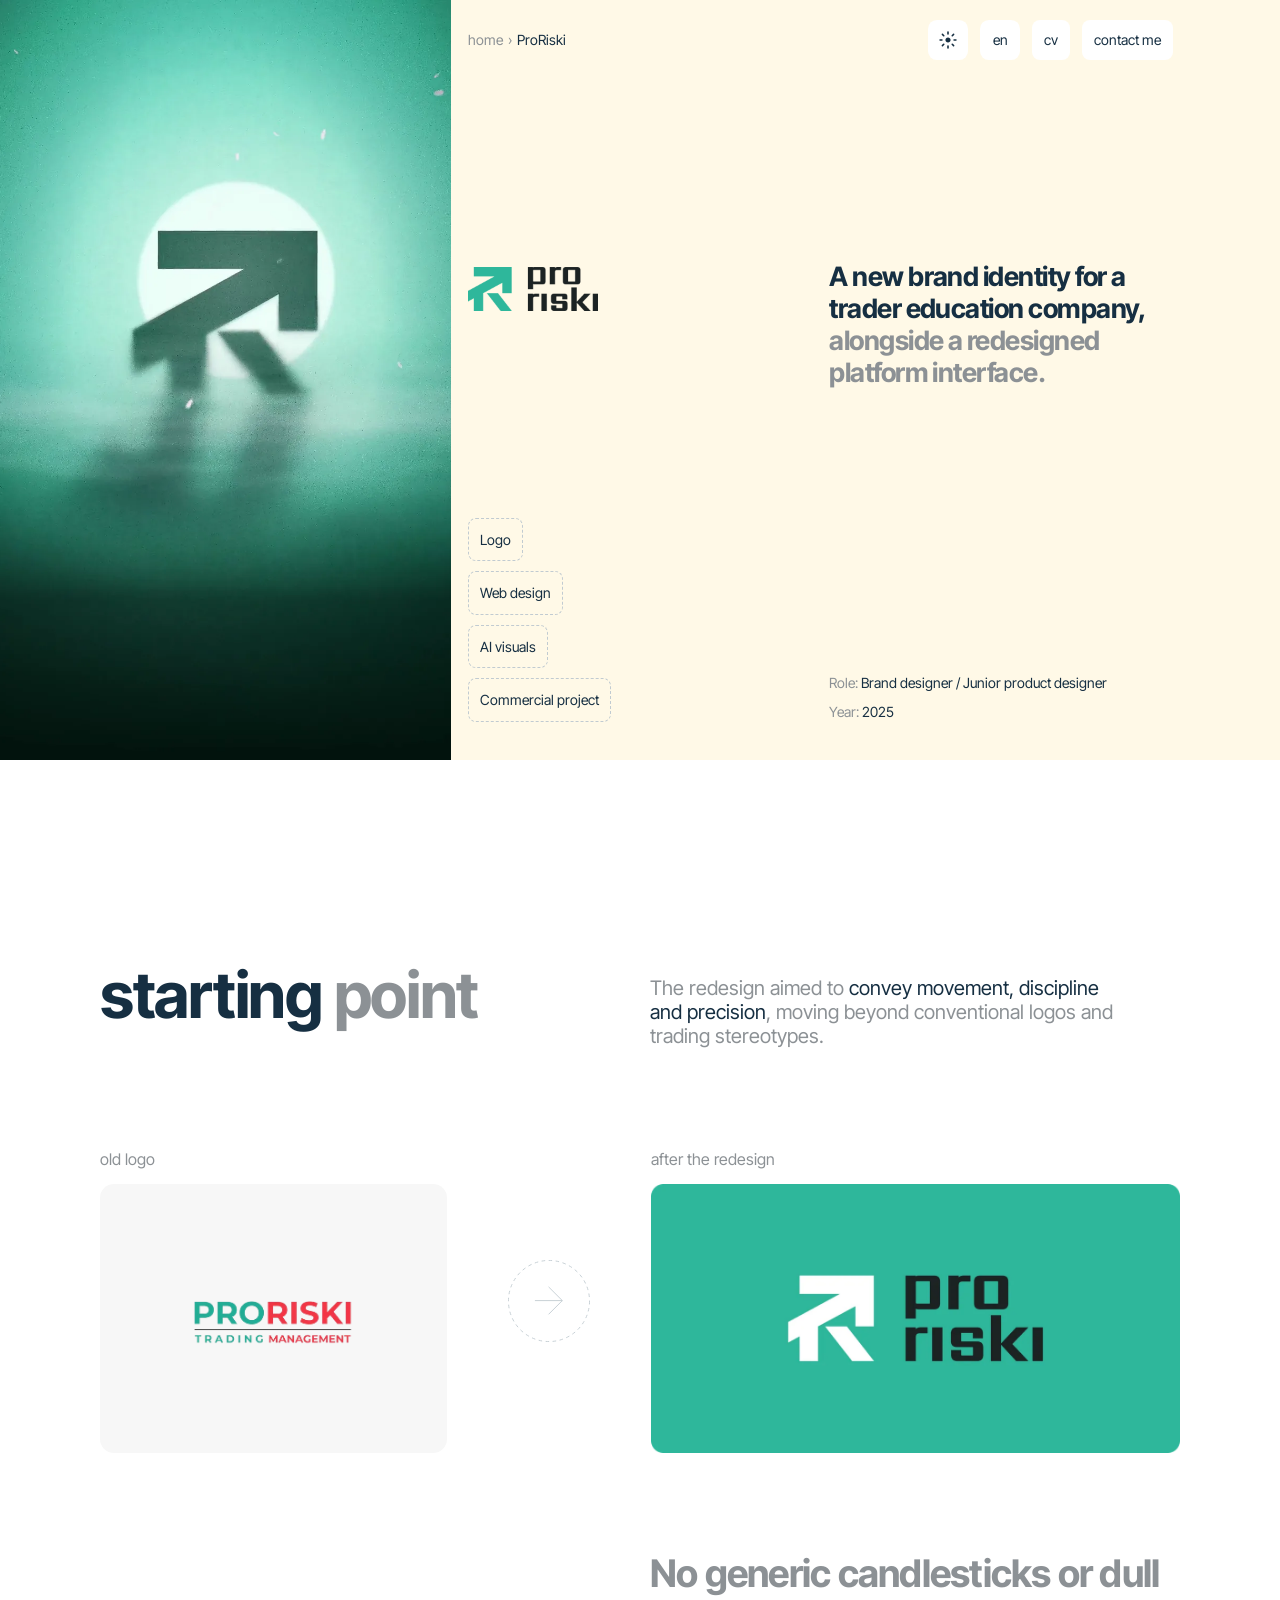
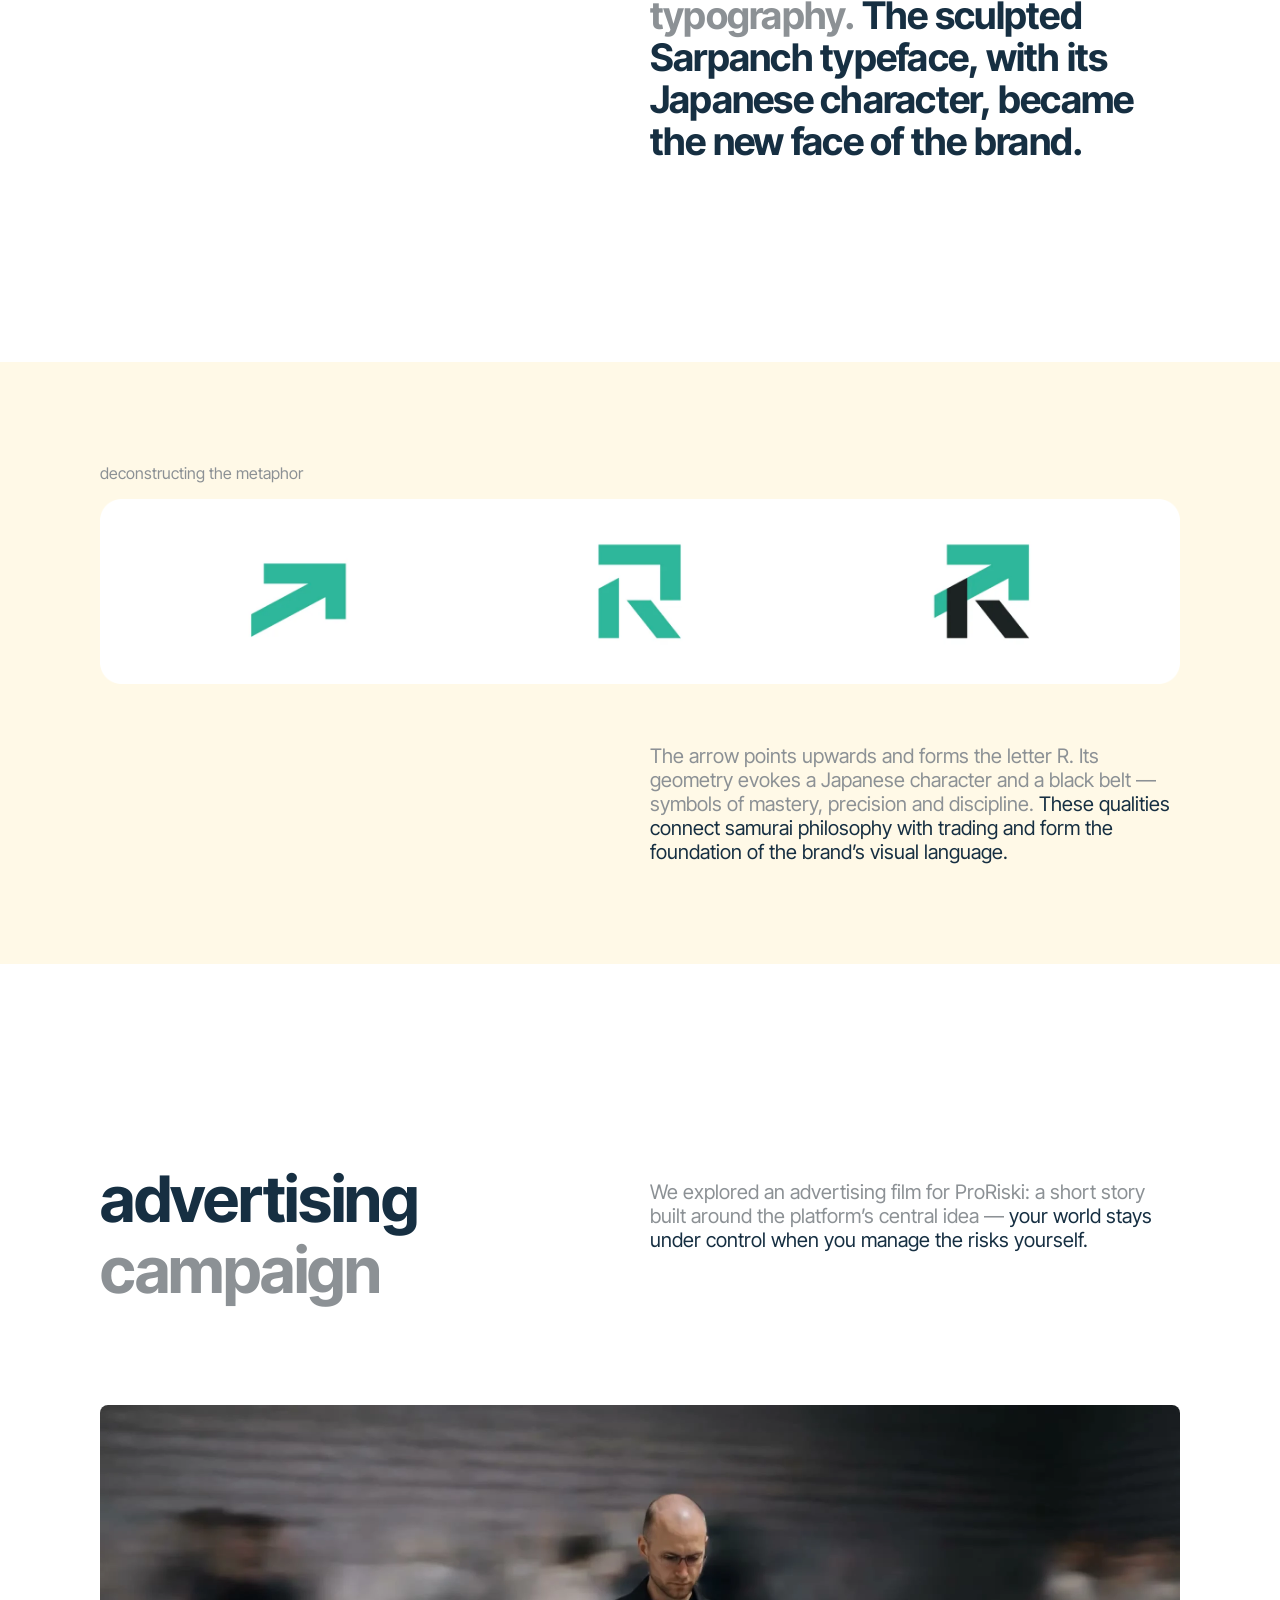
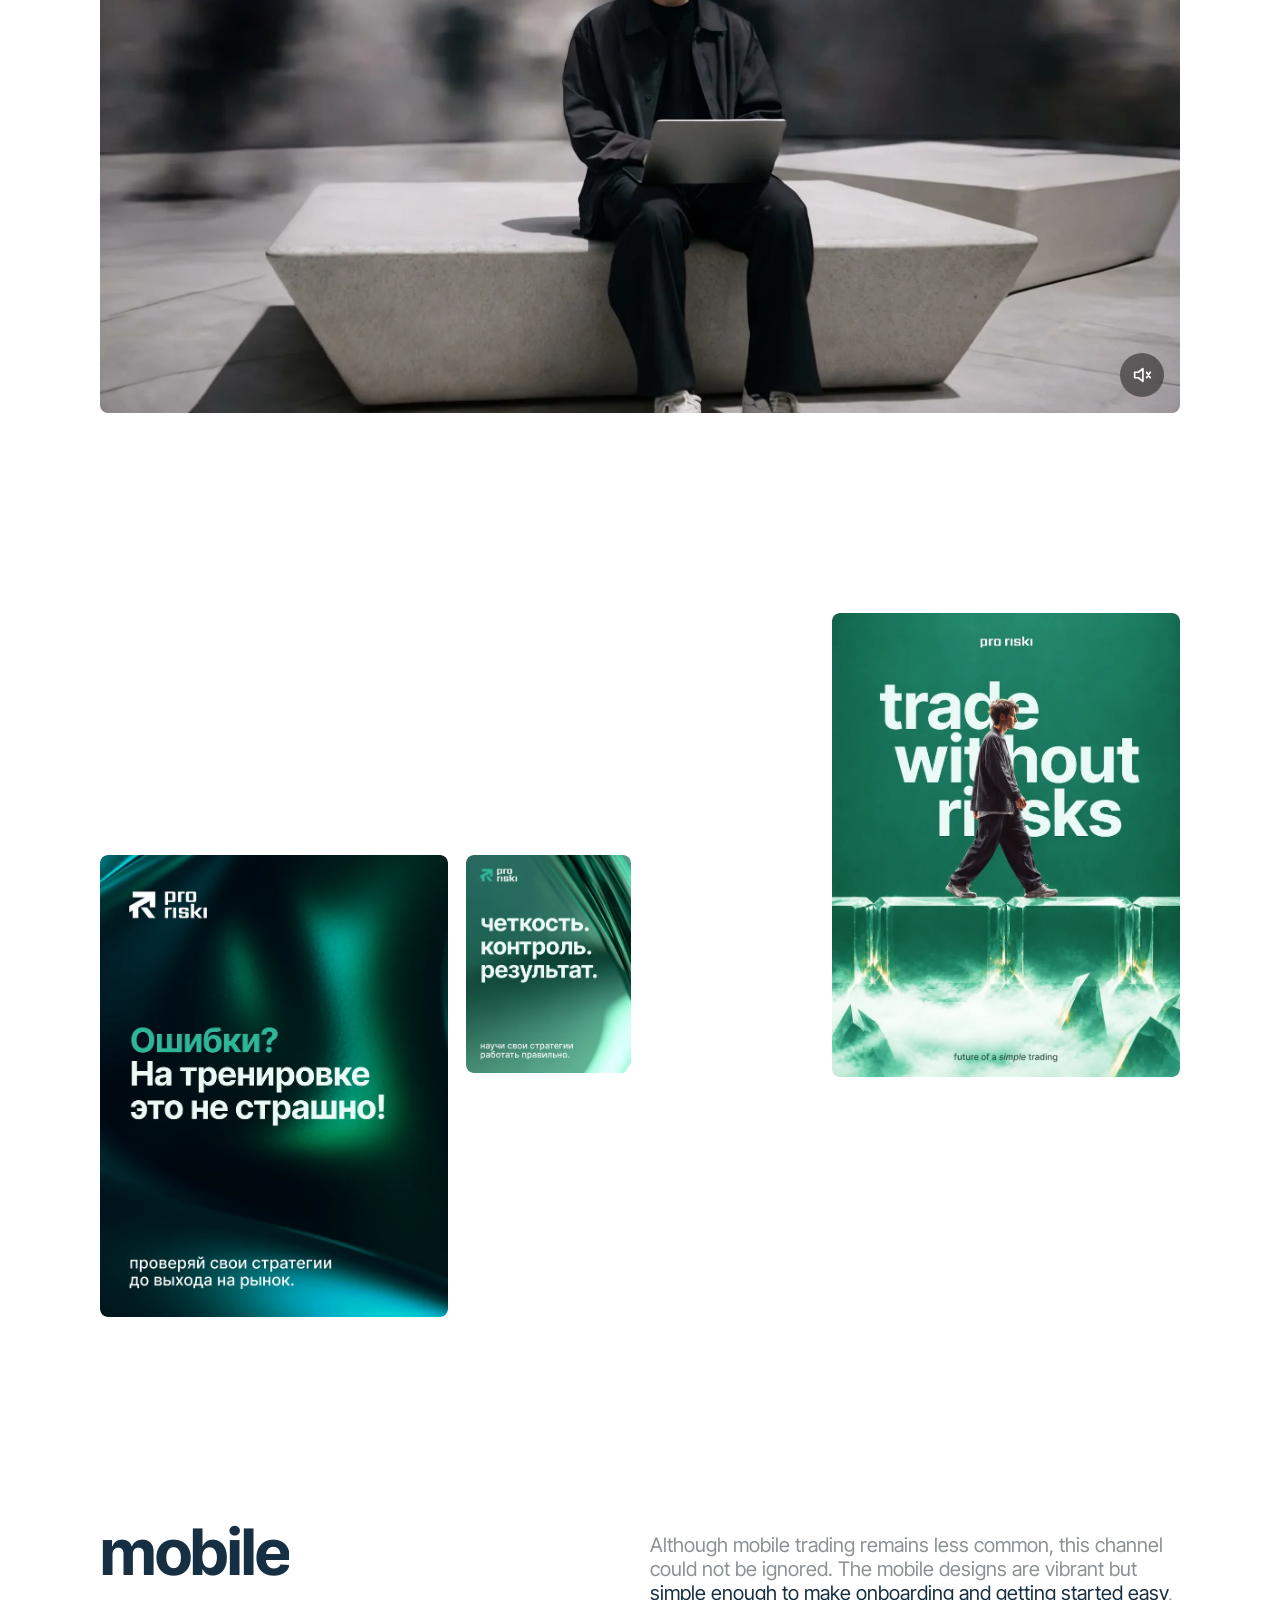
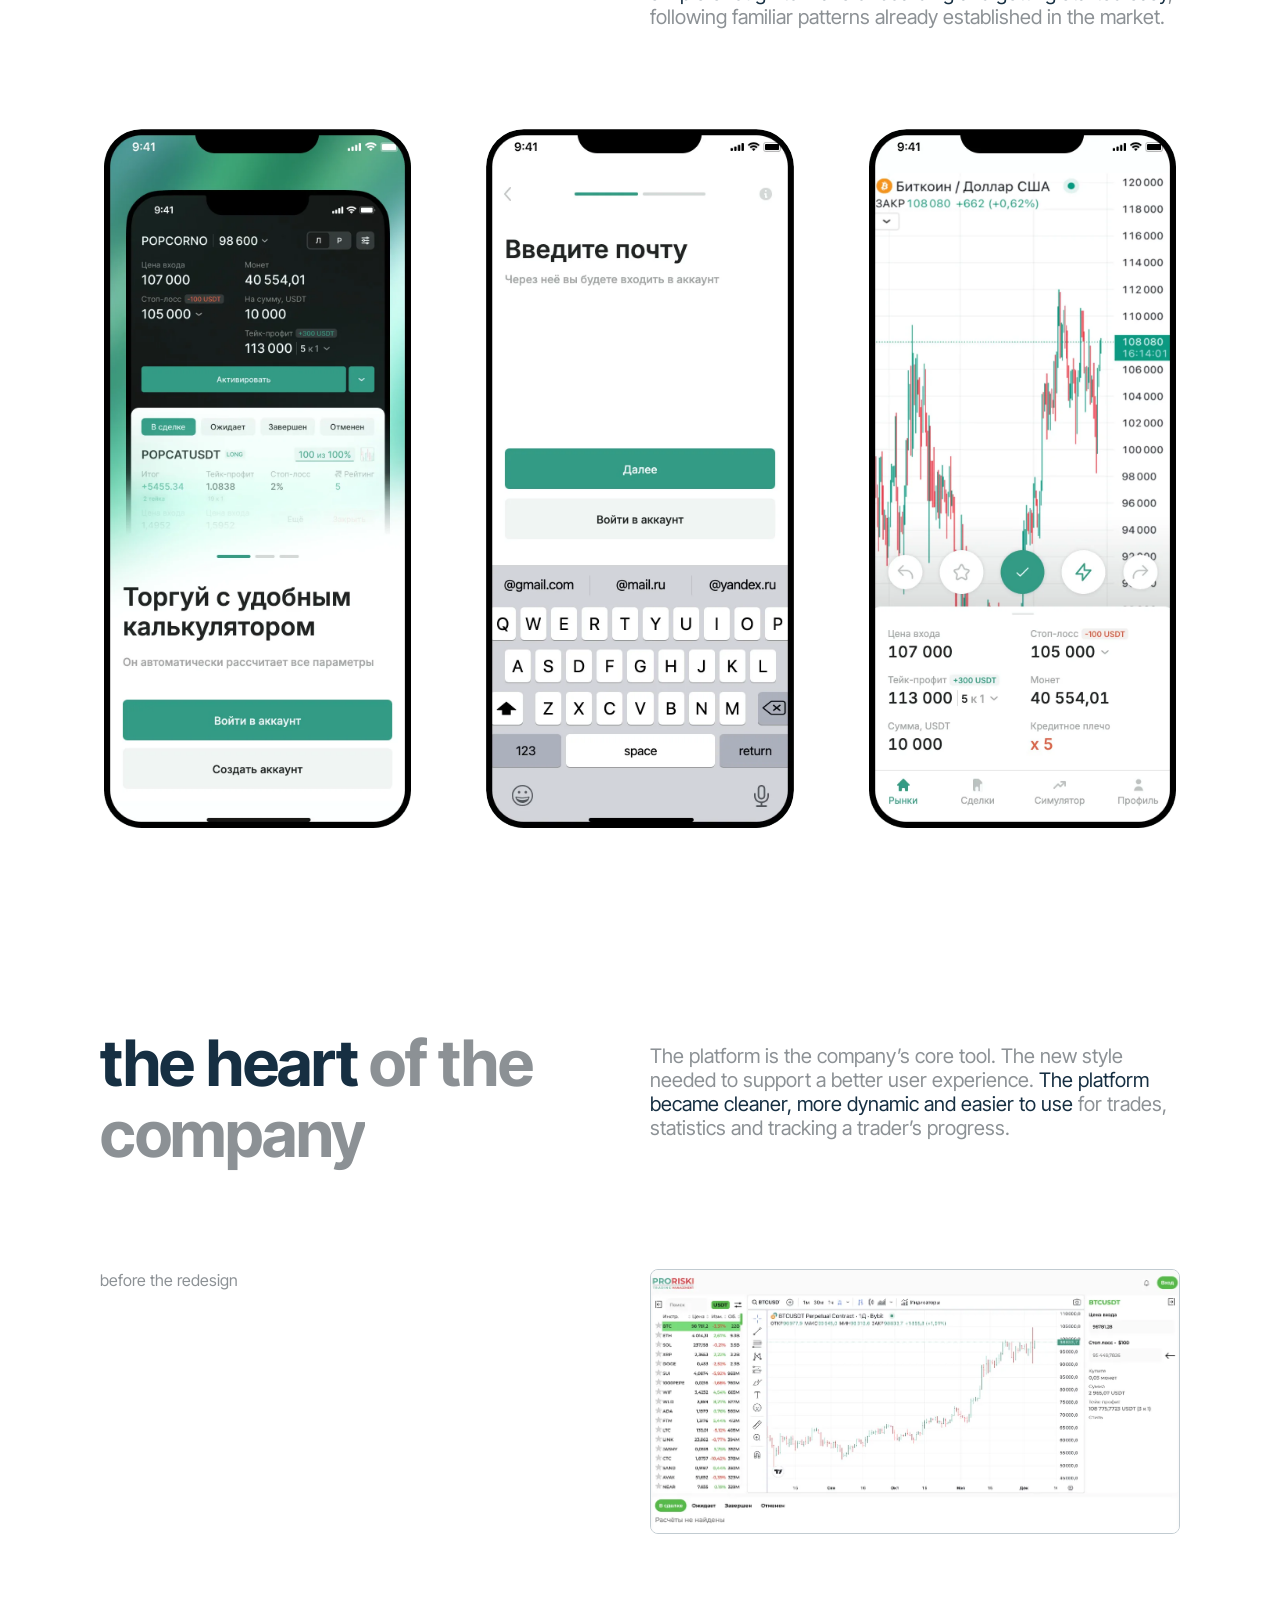
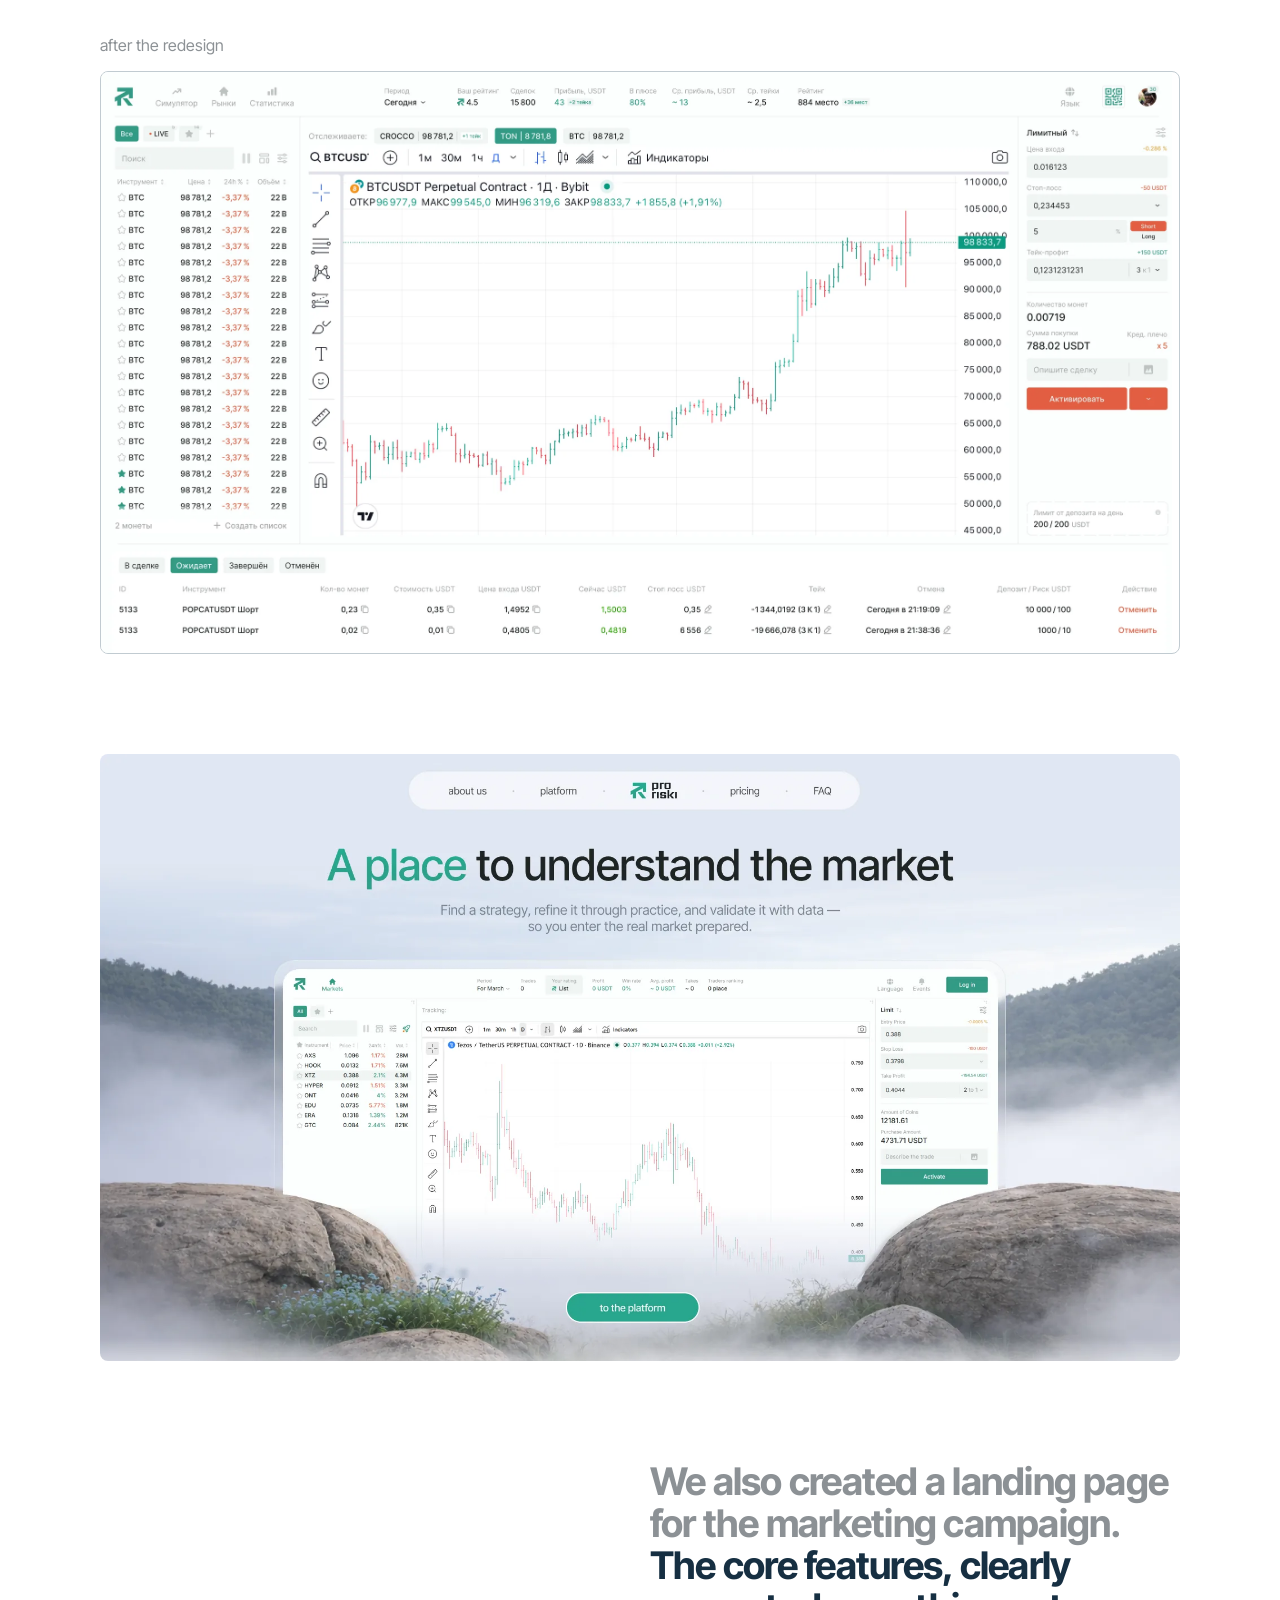
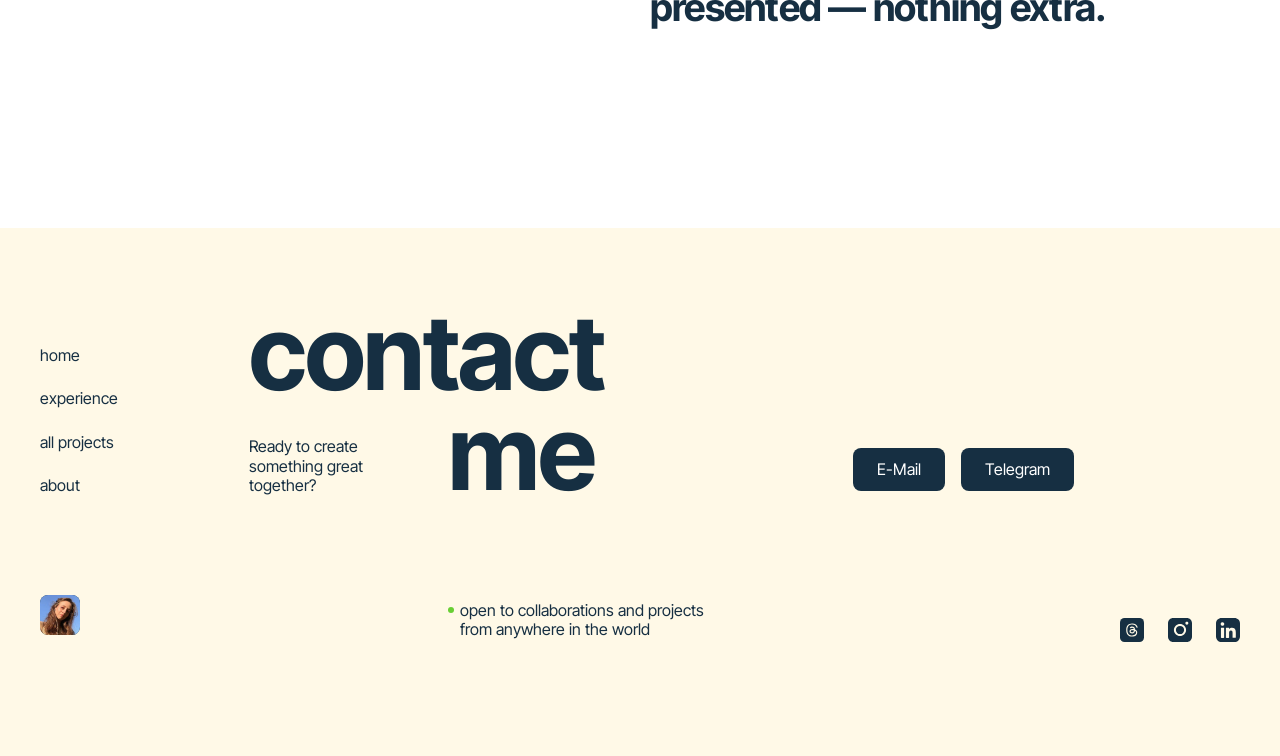
<file: proriski.html>
<!doctype html><html lang="ru"><head><meta charset="utf-8"><meta name="viewport" content="width=device-width, initial-scale=1"><title>ProRiski — Daria Kapustina</title><meta name="description" content="ProRiski — фирменный стиль и интерфейс платформы. Кейс Дарьи Капустиной."><meta property="og:type" content="website"><meta property="og:title" content="ProRiski — Daria Kapustina"><meta property="og:description" content="ProRiski — фирменный стиль и интерфейс платформы. Кейс Дарьи Капустиной."><meta property="og:locale" content="ru_RU"><meta name="twitter:card" content="summary_large_image"><meta property="og:image" content="https://drasica.github.io/assets/og-cover.jpg"><meta property="og:image:width" content="1200"><meta property="og:image:height" content="630"><meta name="twitter:image" content="https://drasica.github.io/assets/og-cover.jpg"><meta property="og:url" content="https://drasica.github.io/proriski.html"><meta name="theme-color" content="#fff9e7"><link rel="icon" href="assets/95c12.webp"><link rel="preload" href="assets/font-1.woff2?v=2" as="font" type="font/woff2" crossorigin><link rel="preload" href="assets/font-2.woff2?v=2" as="font" type="font/woff2" crossorigin><link rel="stylesheet" href="assets/fonts.css?v=2"><script src="theme.js"></script><link rel="stylesheet" href="styles.css?v=motion-19"><link rel="stylesheet" href="enta.css?v=layout-10"><script src="config.js?v=7" defer></script><script defer src="https://cloud.umami.is/script.js" data-website-id="0eed4cbd-fb3e-4f84-bfce-b9fba21e98c4" data-domains="drasica.github.io"></script><script src="analytics.js?v=2" defer></script><script src="video-wake.js?v=1" defer></script><script src="typography.js?v=2" defer></script><script src="translations.js?v=typography-24" defer></script><script src="enta.js?v=typography-15" defer></script><script src="assets/vendor/lenis.min.js" defer></script><script src="smooth-scroll.js?v=2" defer></script><script src="navigation.js?v=circle-13" defer></script><script src="mobile-menu.js?v=12" defer></script><link rel="stylesheet" href="proriski.css?v=8"><script src="reveal.js?v=motion-1" defer></script><script src="proriski.js?v=5" defer></script><link rel="stylesheet" href="footer.css?v=11"><link rel="stylesheet" href="mobile.css?v=23"><link rel="stylesheet" href="mobile-menu.css?v=9">
</head><body class="enta-page proriski-page"><a class="skip-link" href="#case-content">К содержанию</a><main id="main"><section class="hero case-hero" id="home"><div class="hero-canvas"><div class="case-cover"><video class="pro-cover-video" autoplay muted loop playsinline preload="auto" poster="assets/proriski/cover-sun-poster.webp?v=2" aria-label="ProRiski — brand symbol"><source src="assets/proriski/cover-sun.mp4?v=2" type="video/mp4"></video></div><header class="header">
<div class="case-breadcrumb"><a href="index.html#home" data-en="home" data-ru="главная">главная</a><span aria-hidden="true">›</span><span>ProRiski</span></div>
<nav class="header-actions" aria-label="Header navigation">
<button class="theme-toggle" type="button" aria-label="Switch to dark theme" aria-pressed="false"><svg class="theme-moon" viewBox="0 0 24 24" aria-hidden="true"><path d="M20.5 13.2A8.5 8.5 0 0 1 10.8 3.5 8.5 8.5 0 1 0 20.5 13.2Z"/></svg><img class="theme-sun" src="assets/header/sun.svg" width="20" height="20" alt=""></button>
<button class="language" aria-label="Switch to Russian" type="button" aria-pressed="false">en</button>
<a class="button" data-link="cv" aria-disabled="true" title="CV will be added soon">cv</a>
<a class="button" href="#contact" data-i18n="text2">contact me</a>
</nav>
<div class="menu-anchor" hidden>
<a class="menu-logo" href="index.html#home" aria-label="Home"><span aria-hidden="true"></span></a>
<div class="menu-panel" id="site-menu" hidden>
<nav aria-label="Main navigation">
<a href="index.html#home" data-i18n="text67">home</a>
<a href="index.html#experience" data-i18n="text68">experience</a>
<a href="index.html#projects" data-i18n="text69">all projects</a>
<a href="index.html#about" data-i18n="text70">about</a>
<a data-link="cv" aria-disabled="true" title="CV will be added soon">cv</a>
<a href="#contact" data-i18n="text2">contact me</a>
</nav>
</div>
<button class="language" aria-label="Switch to Russian" type="button" aria-pressed="false">en</button>
<button class="theme-toggle" type="button" aria-label="Switch to dark theme" aria-pressed="false"><svg class="theme-moon" viewBox="0 0 24 24" aria-hidden="true"><path d="M20.5 13.2A8.5 8.5 0 0 1 10.8 3.5 8.5 8.5 0 1 0 20.5 13.2Z"/></svg><svg class="theme-sun" viewBox="0 0 24 24" aria-hidden="true"><circle cx="12" cy="12" r="4"/><path d="M12 2v2m0 16v2M2 12h2m16 0h2M5 5l1.5 1.5m11 11L19 19M5 19l1.5-1.5m11-11L19 5"/></svg></button>
<button class="menu-toggle" type="button" aria-label="Open navigation" aria-expanded="false" aria-controls="site-menu"><span class="menu-icon" aria-hidden="true"></span></button>
</div>
</header><div class="case-identity"><img class="" width="390" height="132" src="assets/proriski/identity.webp" alt="ProRiski" loading="eager" decoding="async"></div><div class="case-introduction"><h1 class="" data-ru="Редизайн фирменного стиля обучающей компании для трейдеров," data-en="A new brand identity for a trader education company,">Редизайн фирменного стиля обучающей компании для трейдеров,</h1><p class="case-exclusive" data-ru="а также создание нового интерфейса платформы." data-en="alongside a redesigned platform interface.">а также создание нового интерфейса платформы.</p></div><div class="case-tags"><span class="" data-ru="Лого" data-en="Logo">Лого</span><span class="" data-ru="Веб-дизайн" data-en="Web design">Веб-дизайн</span><span class="" data-ru="AI-визуализации" data-en="AI visuals">AI-визуализации</span><span class="" data-ru="Коммерческий проект" data-en="Commercial project">Коммерческий проект</span></div><div class="case-meta"><p class="" data-ru="Роль: Бренд дизайнер / Продуктовый дизайнер (junior)" data-en="Role: Brand designer / Junior product designer" data-emphasis-ru="Роль:" data-emphasis-en="Role:" data-emphasis-tone="muted">Роль: Бренд дизайнер / Продуктовый дизайнер (junior)</p><p class="" data-ru="Год: 2025" data-en="Year: 2025" data-emphasis-ru="Год:" data-emphasis-en="Year:" data-emphasis-tone="muted">Год: 2025</p></div></div></section><section class="case-section wrap" id="case-content"><div class="case-heading"><h2 class="" data-ru="стартовая точка" data-en="starting point" data-emphasis-ru="точка" data-emphasis-en="point" data-emphasis-tone="muted">стартовая точка</h2><p class="" data-ru="Задачей редизайна было показать движение, дисциплину и точность в новом образе, отстраниться от обыденных логотипов и стереотипов про трейдинг." data-en="The redesign aimed to convey movement, discipline and precision, moving beyond conventional logos and trading stereotypes." data-emphasis-ru="показать движение, дисциплину и точность" data-emphasis-en="convey movement, discipline and precision" data-emphasis-tone="ink">Задачей редизайна было показать движение, дисциплину и точность в новом образе, отстраниться от обыденных логотипов и стереотипов про трейдинг.</p></div><div class="logo-comparison"><figure><figcaption class="" data-ru="старый логотип" data-en="old logo">старый логотип</figcaption><div class="old-logo"><img class="" width="640" height="640" src="assets/proriski/imgTelegramPeerPhotoSize253187903820221581551001.webp" alt="Original ProRiski logo" loading="lazy" decoding="async"></div></figure><img class="comparison-arrow" src="assets/proriski/imgGroup335618.svg" alt="" loading="lazy" decoding="async"><figure><figcaption class="" data-ru="после редизайна" data-en="after the redesign">после редизайна</figcaption><img class="case-artwork" width="1770" height="900" src="assets/proriski/new-logo.webp" alt="Redesigned ProRiski logo" loading="lazy" decoding="async"></figure></div><p class="case-conclusion" data-ru="Без банальных свечей и скучного шрифта. Точеный Sarpanch с японским характером стал новым обликом бренда." data-en="No generic candlesticks or dull typography. The sculpted Sarpanch typeface, with its Japanese character, became the new face of the brand." data-emphasis-ru="Точеный Sarpanch с японским характером стал новым обликом бренда." data-emphasis-en="The sculpted Sarpanch typeface, with its Japanese character, became the new face of the brand." data-emphasis-tone="ink">Без банальных свечей и скучного шрифта. Точеный Sarpanch с японским характером стал новым обликом бренда.</p></section><section class="case-outdoor"><div class="wrap"><p class="pro-label" data-ru="деконструкция метафоры" data-en="deconstructing the metaphor">деконструкция метафоры</p><img class="case-artwork" width="3600" height="618" src="assets/proriski/metaphor.webp" alt="Arrow, letter R and Japanese-inspired geometry — logo construction" loading="lazy" decoding="async"><p class="pro-explanation" data-ru="Стрелка задаёт движение вверх и формирует букву R. Её геометрия отсылает к иероглифу и чёрному поясу — символам мастерства, точности и дисциплины. Эти качества объединяют философию самураев и трейдинг, становясь основой визуального языка бренда." data-en="The arrow points upwards and forms the letter R. Its geometry evokes a Japanese character and a black belt — symbols of mastery, precision and discipline. These qualities connect samurai philosophy with trading and form the foundation of the brand’s visual language." data-emphasis-ru="Эти качества объединяют философию самураев и трейдинг, становясь основой визуального языка бренда." data-emphasis-en="These qualities connect samurai philosophy with trading and form the foundation of the brand’s visual language." data-emphasis-tone="ink">Стрелка задаёт движение вверх и формирует букву R. Её геометрия отсылает к иероглифу и чёрному поясу — символам мастерства, точности и дисциплины. Эти качества объединяют философию самураев и трейдинг, становясь основой визуального языка бренда.</p></div></section><section class="case-section wrap"><div class="case-heading"><h2 class="" data-ru="рекламная кампания" data-en="advertising campaign" data-emphasis-ru="кампания" data-emphasis-en="campaign" data-emphasis-tone="muted">рекламная кампания</h2><p class="" data-ru="Примерили на ProRiski формат рекламного ролика и собрали свою версию того, как бренд мог бы заявить о себе — короткий сюжет вокруг главной идеи портала: твой мир остаётся под контролем, пока рисками управляешь ты сам." data-en="We explored an advertising film for ProRiski: a short story built around the platform’s central idea — your world stays under control when you manage the risks yourself." data-emphasis-ru="твой мир остаётся под контролем, пока рисками управляешь ты сам." data-emphasis-en="your world stays under control when you manage the risks yourself." data-emphasis-tone="ink">Примерили на ProRiski формат рекламного ролика и собрали свою версию того, как бренд мог бы заявить о себе — короткий сюжет вокруг главной идеи портала: твой мир остаётся под контролем, пока рисками управляешь ты сам.</p></div><div class="pro-film-wrap"><video class="case-artwork pro-film" width="1920" height="1080" data-src="assets/proriski/campaign-film.mp4" poster="assets/proriski/campaign-film-poster.webp?v=2" muted loop playsinline preload="none" aria-label="ProRiski advertising film"></video><button class="pro-film-sound" type="button" aria-pressed="false" aria-label="Включить звук" data-label-on="Выключить звук" data-label-off="Включить звук"><svg class="icon-muted" viewBox="0 0 24 24" aria-hidden="true"><path d="M4 9h4l5-4v14l-5-4H4z"/><path d="M17 9l4 6M21 9l-4 6"/></svg><svg class="icon-sound" viewBox="0 0 24 24" aria-hidden="true"><path d="M4 9h4l5-4v14l-5-4H4z"/><path d="M16.5 8.5a5 5 0 0 1 0 7M19 6a8.5 8.5 0 0 1 0 12"/></svg></button></div></section><section class="wrap pro-posters" aria-label="Brand campaign posters"><img class="case-artwork pro-poster-one" width="1161" height="1539" src="assets/proriski/poster-one.webp" alt="Ошибки? На тренировке это не страшно!" loading="lazy" decoding="async"><img class="case-artwork pro-poster-two" width="549" height="726" src="assets/proriski/poster-two.webp" alt="Четкость. Контроль. Результат." loading="lazy" decoding="async"><img class="case-artwork pro-poster-three" width="1161" height="1548" src="assets/proriski/poster-three.webp?v=2" alt="Trade without risks" loading="lazy" decoding="async"></section><section class="case-section wrap"><div class="case-heading"><h2 class="" data-ru="мобилка" data-en="mobile">мобилка</h2><p class="" data-ru="Хотя трейдинг на мобильных устройствах до сих пор остаётся не самым востребованным, нельзя было игнорировать этот ресурс. Макеты для мобильной версии яркие, но достаточно простые для лёгкого погружения в платформу и быстрого начала работы, так как они повторяют уже устоявшиеся market-normal решения." data-en="Although mobile trading remains less common, this channel could not be ignored. The mobile designs are vibrant but simple enough to make onboarding and getting started easy, following familiar patterns already established in the market." data-emphasis-ru="простые для лёгкого погружения в платформу и быстрого начала работы" data-emphasis-en="simple enough to make onboarding and getting started easy" data-emphasis-tone="ink">Хотя трейдинг на мобильных устройствах до сих пор остаётся не самым востребованным, нельзя было игнорировать этот ресурс. Макеты для мобильной версии яркие, но достаточно простые для лёгкого погружения в платформу и быстрого начала работы, так как они повторяют уже устоявшиеся market-normal решения.</p></div><div class="pro-mobile campaign-track"><video class="case-artwork pro-phone-video" width="786" height="1786" data-src="assets/proriski/mobile-onboarding.mp4" poster="assets/proriski/mobile-onboarding-poster.webp" muted loop playsinline preload="none" aria-label="ProRiski mobile onboarding"></video><video class="case-artwork pro-phone-video" width="786" height="1786" data-src="assets/proriski/mobile-signup.mp4?v=2" poster="assets/proriski/mobile-signup-poster.webp" muted loop playsinline preload="none" aria-label="ProRiski mobile sign-up flow"></video><video class="case-artwork pro-phone-video" width="786" height="1786" data-src="assets/proriski/mobile-settings.mp4" poster="assets/proriski/mobile-settings-poster.webp" muted loop playsinline preload="none" aria-label="ProRiski calculator settings flow"></video></div></section><section class="case-section wrap pro-platform"><div class="pro-heading"><div class="case-heading"><h2 class="" data-ru="сердце компании" data-en="the heart of the company" data-emphasis-ru="компании" data-emphasis-en="of the company" data-emphasis-tone="muted">сердце компании</h2><p class="" data-ru="Платформа — основной инструмент компании. Было важно поддержать здесь новый стиль и улучшить взаимодействие пользователя с ресурсом. Так платформа стала чище, динамичнее и понятнее для работы со сделками, статистикой и прогрессом трейдера." data-en="The platform is the company’s core tool. The new style needed to support a better user experience. The platform became cleaner, more dynamic and easier to use for trades, statistics and tracking a trader’s progress." data-emphasis-ru="платформа стала чище, динамичнее и понятнее" data-emphasis-en="The platform became cleaner, more dynamic and easier to use" data-emphasis-tone="ink">Платформа — основной инструмент компании. Было важно поддержать здесь новый стиль и улучшить взаимодействие пользователя с ресурсом. Так платформа стала чище, динамичнее и понятнее для работы со сделками, статистикой и прогрессом трейдера.</p></div></div><div class="pro-before"><p class="pro-label" data-ru="до редизайна" data-en="before the redesign">до редизайна</p><div class="pro-before-image"><img class="" width="3024" height="1644" src="assets/proriski/imgImage2.webp" alt="Platform before the redesign" loading="lazy" decoding="async"></div></div><p class="pro-label" data-ru="после редизайна" data-en="after the redesign">после редизайна</p><div class="pro-dashboard case-artwork"><img class="" width="3818" height="2074" src="assets/proriski/imgImage1062.webp" alt="Redesigned trading platform" loading="lazy" decoding="async"></div><div class="pro-landing case-artwork"><img class="" width="1920" height="1155" src="assets/proriski/imgImage912.webp" alt="ProRiski landing page — A place to understand the market" loading="lazy" decoding="async"></div><p class="case-conclusion" data-ru="Для маркетинговой кампании также собрали лендинг. Главные фичи как они есть, ничего экстра." data-en="We also created a landing page for the marketing campaign. The core features, clearly presented — nothing extra." data-emphasis-ru="Главные фичи как они есть, ничего экстра." data-emphasis-en="The core features, clearly presented — nothing extra." data-emphasis-tone="ink">Для маркетинговой кампании также собрали лендинг. Главные фичи как они есть, ничего экстра.</p></section><footer id="contact">
<div class="footer-inner wrap">
<nav aria-label="Footer navigation">
<a href="index.html#home" data-i18n="text67">home</a>
<a href="index.html#experience" data-i18n="text68">experience</a>
<a href="index.html#projects" data-i18n="text69">all projects</a>
<a href="index.html#about" data-i18n="text70">about</a>
</nav>
<div class="contact-heading">
<h2 data-i18n="text71">contact
me</h2>
</div>
<p data-i18n="text72">Ready to create something great together?</p>
<div class="contact-actions">
<a class="button" data-link="email" href="mailto:drasica.k@gmail.com">E-Mail</a>
<a class="button" data-link="telegram" href="https://t.me/kadariart" target="_blank" rel="noopener noreferrer">Telegram</a>
</div>
<p class="availability status" data-i18n="text73">open to projects
from around the world</p>
<img src="assets/95c12.webp" alt="" class="footer-avatar" style="" loading="lazy" decoding="async" width="768" height="1024">
<div class="social-links" role="group" aria-label="Social profiles">
<a class="social-link social-linkedin" href="https://www.linkedin.com/in/daria-kapustina-a27a78249/" target="_blank" rel="noopener noreferrer" aria-label="LinkedIn"><svg class="social-vector" viewBox="140 0 40 40" xmlns="http://www.w3.org/2000/svg" aria-hidden="true" focusable="false">
<g id="Frame 2087331330">
<path id="Vector" d="M30 19.0769C30.3077 19.5385 30.6154 20 30.7692 20.7692H25.8462C25.8462 20.6154 25.8462 20.3077 26 20C26.1538 19.6923 26.1538 19.5385 26.4615 19.2308C26.6154 18.9231 26.9231 18.7692 27.2308 18.6154C27.5385 18.4615 28 18.3077 28.4615 18.3077C29.0769 18.4615 29.6923 18.6154 30 19.0769ZM15.8462 18C16.1538 17.6923 16.4615 17.2308 16.4615 16.6154C16.4615 16.3077 16.4615 16 16.3077 15.6923C16.1538 15.5385 16 15.2308 15.8462 15.2308C15.6923 15.0769 15.3846 15.0769 15.0769 14.9231H11.0769V18.4615H14.4615C14.9231 18.4615 15.3846 18.3077 15.8462 18ZM14.6154 20.6154H11.0769V24.7692H14.6154C14.9231 24.7692 15.2308 24.7692 15.5385 24.6154C15.8462 24.6154 16.1538 24.4615 16.3077 24.3077C16.4615 24.1538 16.7692 24 16.9231 23.6923C17.0769 23.3846 17.0769 23.0769 17.0769 22.7692C17.0769 22 16.9231 21.3846 16.4615 21.0769C16 20.7692 15.3846 20.6154 14.6154 20.6154ZM40 7.53846V32.4615C40 36.6154 36.6154 40 32.4615 40H7.53846C3.38462 40 0 36.6154 0 32.4615V7.53846C0 3.38462 3.38462 0 7.53846 0H32.4615C36.6154 0 40 3.38462 40 7.53846ZM25.2308 14.7692H31.3846V13.2308H25.2308V14.7692ZM20.3077 23.0769C20.3077 22.1538 20.1538 21.3846 19.6923 20.6154C19.2308 20 18.6154 19.5385 17.6923 19.2308C18.3077 18.9231 18.9231 18.4615 19.2308 18C19.5385 17.5385 19.6923 16.9231 19.6923 16.1538C19.6923 15 19.5385 14.9231 19.3846 14.3077C19.0769 13.8462 18.7692 13.3846 18.4615 13.2308C18 12.9231 17.5385 12.7692 16.9231 12.6154C16.1538 12.3077 15.5385 12.3077 14.7692 12.3077H7.69231V27.3846H15.0769C15.6923 27.3846 16.4615 27.2308 17.0769 27.0769C17.6923 26.9231 18.3077 26.6154 18.7692 26.3077C19.2308 26 19.6923 25.5385 20 24.9231C20.1538 24.4615 20.3077 23.8462 20.3077 23.0769ZM25.8462 22.6154H33.6923C33.6923 21.6923 33.6923 20.9231 33.5385 20.1538C33.3846 19.3846 33.0769 18.6154 32.6154 18.1538C32.1538 17.5385 31.5385 17.0769 30.9231 16.7692C30.1538 16.4615 29.3846 16.1538 28.4615 16.1538C27.6923 16.1538 26.9231 16.3077 26.1538 16.6154C25.5385 16.9231 24.9231 17.3846 24.3077 17.8462C23.8462 18.3077 23.3846 18.9231 23.2308 19.6923C22.9231 20.4615 22.7692 21.2308 22.7692 22C22.7692 23.1538 22.9231 23.6923 23.2308 24.3077C23.5385 25.0769 23.8462 25.6923 24.3077 26.1538C24.7692 26.6154 25.3846 27.0769 26 27.3846C26.7692 27.6923 27.5385 27.8462 28.3077 27.8462C29.5385 27.8462 30.6154 27.5385 31.5385 26.9231C32.4615 26.3077 33.0769 25.3846 33.5385 24.1538H30.9231C30.7692 24.4615 30.6154 24.7692 30.1538 25.0769C29.6923 25.3846 29.2308 25.5385 28.6154 25.5385C27.8462 25.5385 27.0769 25.3846 26.6154 24.9231C26.1538 24.3077 25.8462 23.5385 25.8462 22.6154Z" fill="currentColor"/>
<path id="Vector_2" fill-rule="evenodd" clip-rule="evenodd" d="M78.5721 0C76.2992 -1.67598e-07 74.1194 0.902681 72.5119 2.50956C70.9044 4.11643 70.0009 6.29594 70 8.56884V31.4279C70 33.7013 70.9031 35.8817 72.5107 37.4893C74.1183 39.0969 76.2987 40 78.5721 40H101.431C103.704 39.9991 105.884 39.0956 107.49 37.4881C109.097 35.8806 110 33.7008 110 31.4279V8.56884C109.999 6.29651 109.096 4.1175 107.489 2.51072C105.882 0.903939 103.703 0.000872463 101.431 0H78.5721ZM103.897 8.58201C103.897 9.23681 103.637 9.86479 103.174 10.3278C102.711 10.7908 102.083 11.0509 101.428 11.0509C100.773 11.0509 100.145 10.7908 99.6821 10.3278C99.2191 9.86479 98.9589 9.23681 98.9589 8.58201C98.9589 7.92721 99.2191 7.29923 99.6821 6.83621C100.145 6.3732 100.773 6.11308 101.428 6.11308C102.083 6.11308 102.711 6.3732 103.174 6.83621C103.637 7.29923 103.897 7.92721 103.897 8.58201ZM90.0049 13.1512C88.189 13.1512 86.4474 13.8726 85.1633 15.1567C83.8792 16.4408 83.1578 18.1824 83.1578 19.9984C83.1578 21.8143 83.8792 23.5559 85.1633 24.84C86.4474 26.1241 88.189 26.8455 90.0049 26.8455C91.8209 26.8455 93.5625 26.1241 94.8466 24.84C96.1307 23.5559 96.8521 21.8143 96.8521 19.9984C96.8521 18.1824 96.1307 16.4408 94.8466 15.1567C93.5625 13.8726 91.8209 13.1512 90.0049 13.1512ZM79.8626 19.9984C79.8626 17.3093 80.9308 14.7304 82.8322 12.8289C84.7337 10.9275 87.3126 9.85927 90.0016 9.85927C92.6907 9.85927 95.2696 10.9275 97.1711 12.8289C99.0725 14.7304 100.141 17.3093 100.141 19.9984C100.141 22.6874 99.0725 25.2663 97.1711 27.1678C95.2696 29.0692 92.6907 30.1374 90.0016 30.1374C87.3126 30.1374 84.7337 29.0692 82.8322 27.1678C80.9308 25.2663 79.8626 22.6874 79.8626 19.9984Z" fill="currentColor"/>
<path id="Vector_3" d="M170.878 0H149.122C146.703 0 144.383 0.961071 142.672 2.67179C140.961 4.3825 140 6.70273 140 9.12205V30.8779C140 33.2973 140.961 35.6175 142.672 37.3282C144.383 39.0389 146.703 40 149.122 40H170.878C173.297 40 175.617 39.0389 177.328 37.3282C179.039 35.6175 180 33.2973 180 30.8779V9.12205C180 6.70273 179.039 4.3825 177.328 2.67179C175.617 0.961071 173.297 0 170.878 0ZM153.524 32.2913C153.531 32.4029 153.514 32.5147 153.476 32.6198C153.437 32.7248 153.378 32.821 153.301 32.9022C153.224 32.9835 153.132 33.0482 153.029 33.0923C152.926 33.1365 152.815 33.1592 152.704 33.159H149.052C148.832 33.1536 148.623 33.0621 148.469 32.904C148.316 32.746 148.231 32.5341 148.232 32.3138V17.1282C148.229 17.0186 148.248 16.9094 148.288 16.8073C148.328 16.7051 148.387 16.612 148.464 16.5334C148.54 16.4548 148.632 16.3923 148.733 16.3497C148.834 16.307 148.943 16.2851 149.052 16.2851H152.704C152.813 16.2851 152.922 16.307 153.023 16.3497C153.124 16.3923 153.215 16.4548 153.292 16.5334C153.368 16.612 153.428 16.7051 153.468 16.8073C153.508 16.9094 153.527 17.0186 153.524 17.1282V32.2913ZM150.81 13.0913C150.415 13.0883 150.024 13.0075 149.66 12.8535C149.296 12.6995 148.966 12.4753 148.688 12.1936C148.411 11.912 148.192 11.5785 148.043 11.2122C147.895 10.8458 147.82 10.4538 147.823 10.0585C147.826 9.66315 147.906 9.27229 148.06 8.9082C148.214 8.54412 148.439 8.21393 148.72 7.9365C149.002 7.65906 149.335 7.43982 149.702 7.29128C150.068 7.14273 150.46 7.06781 150.855 7.07077C151.64 7.09629 152.384 7.42743 152.928 7.99355C153.471 8.55967 153.773 9.31594 153.767 10.101C153.761 10.886 153.448 11.6377 152.896 12.1956C152.344 12.7535 151.595 13.0734 150.81 13.0872M172.999 32.2667C172.998 32.4739 172.917 32.6727 172.772 32.8212C172.627 32.9697 172.431 33.0562 172.224 33.0626H168.369C168.162 33.0562 167.965 32.9694 167.82 32.8205C167.675 32.6716 167.594 32.4722 167.594 32.2646V25.241C167.594 24.1928 167.914 20.681 164.812 20.681C162.394 20.681 161.916 23.1426 161.824 24.238V32.4246C161.824 32.6326 161.743 32.8324 161.598 32.9818C161.453 33.1311 161.256 33.2182 161.048 33.2246H157.309C157.097 33.2241 156.894 33.1395 156.744 32.9896C156.595 32.8396 156.511 32.6364 156.511 32.4246V17.0544C156.517 16.8465 156.604 16.6493 156.754 16.5045C156.903 16.3598 157.103 16.2789 157.311 16.279H161.048C161.256 16.2789 161.456 16.3598 161.605 16.5045C161.755 16.6493 161.842 16.8465 161.848 17.0544V18.3774C162.394 17.5787 163.147 16.9441 164.027 16.5422C164.907 16.1402 165.88 15.9861 166.841 16.0964C173.067 16.0964 173.044 21.9118 173.044 25.2185L172.999 32.2667Z" fill="currentColor"/>
</g>
</svg></a><a class="social-link social-instagram" href="https://www.instagram.com/drasica/" target="_blank" rel="noopener noreferrer" aria-label="Instagram"><svg class="social-vector" viewBox="70 0 40 40" xmlns="http://www.w3.org/2000/svg" aria-hidden="true" focusable="false">
<g id="Frame 2087331330">
<path id="Vector" d="M30 19.0769C30.3077 19.5385 30.6154 20 30.7692 20.7692H25.8462C25.8462 20.6154 25.8462 20.3077 26 20C26.1538 19.6923 26.1538 19.5385 26.4615 19.2308C26.6154 18.9231 26.9231 18.7692 27.2308 18.6154C27.5385 18.4615 28 18.3077 28.4615 18.3077C29.0769 18.4615 29.6923 18.6154 30 19.0769ZM15.8462 18C16.1538 17.6923 16.4615 17.2308 16.4615 16.6154C16.4615 16.3077 16.4615 16 16.3077 15.6923C16.1538 15.5385 16 15.2308 15.8462 15.2308C15.6923 15.0769 15.3846 15.0769 15.0769 14.9231H11.0769V18.4615H14.4615C14.9231 18.4615 15.3846 18.3077 15.8462 18ZM14.6154 20.6154H11.0769V24.7692H14.6154C14.9231 24.7692 15.2308 24.7692 15.5385 24.6154C15.8462 24.6154 16.1538 24.4615 16.3077 24.3077C16.4615 24.1538 16.7692 24 16.9231 23.6923C17.0769 23.3846 17.0769 23.0769 17.0769 22.7692C17.0769 22 16.9231 21.3846 16.4615 21.0769C16 20.7692 15.3846 20.6154 14.6154 20.6154ZM40 7.53846V32.4615C40 36.6154 36.6154 40 32.4615 40H7.53846C3.38462 40 0 36.6154 0 32.4615V7.53846C0 3.38462 3.38462 0 7.53846 0H32.4615C36.6154 0 40 3.38462 40 7.53846ZM25.2308 14.7692H31.3846V13.2308H25.2308V14.7692ZM20.3077 23.0769C20.3077 22.1538 20.1538 21.3846 19.6923 20.6154C19.2308 20 18.6154 19.5385 17.6923 19.2308C18.3077 18.9231 18.9231 18.4615 19.2308 18C19.5385 17.5385 19.6923 16.9231 19.6923 16.1538C19.6923 15 19.5385 14.9231 19.3846 14.3077C19.0769 13.8462 18.7692 13.3846 18.4615 13.2308C18 12.9231 17.5385 12.7692 16.9231 12.6154C16.1538 12.3077 15.5385 12.3077 14.7692 12.3077H7.69231V27.3846H15.0769C15.6923 27.3846 16.4615 27.2308 17.0769 27.0769C17.6923 26.9231 18.3077 26.6154 18.7692 26.3077C19.2308 26 19.6923 25.5385 20 24.9231C20.1538 24.4615 20.3077 23.8462 20.3077 23.0769ZM25.8462 22.6154H33.6923C33.6923 21.6923 33.6923 20.9231 33.5385 20.1538C33.3846 19.3846 33.0769 18.6154 32.6154 18.1538C32.1538 17.5385 31.5385 17.0769 30.9231 16.7692C30.1538 16.4615 29.3846 16.1538 28.4615 16.1538C27.6923 16.1538 26.9231 16.3077 26.1538 16.6154C25.5385 16.9231 24.9231 17.3846 24.3077 17.8462C23.8462 18.3077 23.3846 18.9231 23.2308 19.6923C22.9231 20.4615 22.7692 21.2308 22.7692 22C22.7692 23.1538 22.9231 23.6923 23.2308 24.3077C23.5385 25.0769 23.8462 25.6923 24.3077 26.1538C24.7692 26.6154 25.3846 27.0769 26 27.3846C26.7692 27.6923 27.5385 27.8462 28.3077 27.8462C29.5385 27.8462 30.6154 27.5385 31.5385 26.9231C32.4615 26.3077 33.0769 25.3846 33.5385 24.1538H30.9231C30.7692 24.4615 30.6154 24.7692 30.1538 25.0769C29.6923 25.3846 29.2308 25.5385 28.6154 25.5385C27.8462 25.5385 27.0769 25.3846 26.6154 24.9231C26.1538 24.3077 25.8462 23.5385 25.8462 22.6154Z" fill="currentColor"/>
<path id="Vector_2" fill-rule="evenodd" clip-rule="evenodd" d="M78.5721 0C76.2992 -1.67598e-07 74.1194 0.902681 72.5119 2.50956C70.9044 4.11643 70.0009 6.29594 70 8.56884V31.4279C70 33.7013 70.9031 35.8817 72.5107 37.4893C74.1183 39.0969 76.2987 40 78.5721 40H101.431C103.704 39.9991 105.884 39.0956 107.49 37.4881C109.097 35.8806 110 33.7008 110 31.4279V8.56884C109.999 6.29651 109.096 4.1175 107.489 2.51072C105.882 0.903939 103.703 0.000872463 101.431 0H78.5721ZM103.897 8.58201C103.897 9.23681 103.637 9.86479 103.174 10.3278C102.711 10.7908 102.083 11.0509 101.428 11.0509C100.773 11.0509 100.145 10.7908 99.6821 10.3278C99.2191 9.86479 98.9589 9.23681 98.9589 8.58201C98.9589 7.92721 99.2191 7.29923 99.6821 6.83621C100.145 6.3732 100.773 6.11308 101.428 6.11308C102.083 6.11308 102.711 6.3732 103.174 6.83621C103.637 7.29923 103.897 7.92721 103.897 8.58201ZM90.0049 13.1512C88.189 13.1512 86.4474 13.8726 85.1633 15.1567C83.8792 16.4408 83.1578 18.1824 83.1578 19.9984C83.1578 21.8143 83.8792 23.5559 85.1633 24.84C86.4474 26.1241 88.189 26.8455 90.0049 26.8455C91.8209 26.8455 93.5625 26.1241 94.8466 24.84C96.1307 23.5559 96.8521 21.8143 96.8521 19.9984C96.8521 18.1824 96.1307 16.4408 94.8466 15.1567C93.5625 13.8726 91.8209 13.1512 90.0049 13.1512ZM79.8626 19.9984C79.8626 17.3093 80.9308 14.7304 82.8322 12.8289C84.7337 10.9275 87.3126 9.85927 90.0016 9.85927C92.6907 9.85927 95.2696 10.9275 97.1711 12.8289C99.0725 14.7304 100.141 17.3093 100.141 19.9984C100.141 22.6874 99.0725 25.2663 97.1711 27.1678C95.2696 29.0692 92.6907 30.1374 90.0016 30.1374C87.3126 30.1374 84.7337 29.0692 82.8322 27.1678C80.9308 25.2663 79.8626 22.6874 79.8626 19.9984Z" fill="currentColor"/>
<path id="Vector_3" d="M170.878 0H149.122C146.703 0 144.383 0.961071 142.672 2.67179C140.961 4.3825 140 6.70273 140 9.12205V30.8779C140 33.2973 140.961 35.6175 142.672 37.3282C144.383 39.0389 146.703 40 149.122 40H170.878C173.297 40 175.617 39.0389 177.328 37.3282C179.039 35.6175 180 33.2973 180 30.8779V9.12205C180 6.70273 179.039 4.3825 177.328 2.67179C175.617 0.961071 173.297 0 170.878 0ZM153.524 32.2913C153.531 32.4029 153.514 32.5147 153.476 32.6198C153.437 32.7248 153.378 32.821 153.301 32.9022C153.224 32.9835 153.132 33.0482 153.029 33.0923C152.926 33.1365 152.815 33.1592 152.704 33.159H149.052C148.832 33.1536 148.623 33.0621 148.469 32.904C148.316 32.746 148.231 32.5341 148.232 32.3138V17.1282C148.229 17.0186 148.248 16.9094 148.288 16.8073C148.328 16.7051 148.387 16.612 148.464 16.5334C148.54 16.4548 148.632 16.3923 148.733 16.3497C148.834 16.307 148.943 16.2851 149.052 16.2851H152.704C152.813 16.2851 152.922 16.307 153.023 16.3497C153.124 16.3923 153.215 16.4548 153.292 16.5334C153.368 16.612 153.428 16.7051 153.468 16.8073C153.508 16.9094 153.527 17.0186 153.524 17.1282V32.2913ZM150.81 13.0913C150.415 13.0883 150.024 13.0075 149.66 12.8535C149.296 12.6995 148.966 12.4753 148.688 12.1936C148.411 11.912 148.192 11.5785 148.043 11.2122C147.895 10.8458 147.82 10.4538 147.823 10.0585C147.826 9.66315 147.906 9.27229 148.06 8.9082C148.214 8.54412 148.439 8.21393 148.72 7.9365C149.002 7.65906 149.335 7.43982 149.702 7.29128C150.068 7.14273 150.46 7.06781 150.855 7.07077C151.64 7.09629 152.384 7.42743 152.928 7.99355C153.471 8.55967 153.773 9.31594 153.767 10.101C153.761 10.886 153.448 11.6377 152.896 12.1956C152.344 12.7535 151.595 13.0734 150.81 13.0872M172.999 32.2667C172.998 32.4739 172.917 32.6727 172.772 32.8212C172.627 32.9697 172.431 33.0562 172.224 33.0626H168.369C168.162 33.0562 167.965 32.9694 167.82 32.8205C167.675 32.6716 167.594 32.4722 167.594 32.2646V25.241C167.594 24.1928 167.914 20.681 164.812 20.681C162.394 20.681 161.916 23.1426 161.824 24.238V32.4246C161.824 32.6326 161.743 32.8324 161.598 32.9818C161.453 33.1311 161.256 33.2182 161.048 33.2246H157.309C157.097 33.2241 156.894 33.1395 156.744 32.9896C156.595 32.8396 156.511 32.6364 156.511 32.4246V17.0544C156.517 16.8465 156.604 16.6493 156.754 16.5045C156.903 16.3598 157.103 16.2789 157.311 16.279H161.048C161.256 16.2789 161.456 16.3598 161.605 16.5045C161.755 16.6493 161.842 16.8465 161.848 17.0544V18.3774C162.394 17.5787 163.147 16.9441 164.027 16.5422C164.907 16.1402 165.88 15.9861 166.841 16.0964C173.067 16.0964 173.044 21.9118 173.044 25.2185L172.999 32.2667Z" fill="currentColor"/>
</g>
</svg></a><a class="social-link social-threads" href="https://www.threads.com/@drasica" target="_blank" rel="noopener noreferrer" aria-label="Threads"><svg class="social-vector" viewBox="0 0 40 40" xmlns="http://www.w3.org/2000/svg" aria-hidden="true" focusable="false"><defs><mask id="threads-cut"><rect width="40" height="40" fill="#fff"/><path transform="translate(9 9) scale(.9167)" fill="#000" d="M12.186 24h-.007c-3.581-.024-6.334-1.205-8.184-3.509C2.35 18.44 1.5 15.586 1.472 12.01v-.017c.03-3.579.879-6.43 2.525-8.482C5.845 1.205 8.6.024 12.18 0h.014c2.746.02 5.043.725 6.826 2.098 1.677 1.29 2.858 3.13 3.509 5.467l-2.04.569c-1.104-3.96-3.898-5.984-8.304-6.015-2.91.022-5.11.936-6.54 2.717C4.307 6.504 3.616 8.914 3.589 12c.027 3.086.718 5.496 2.057 7.164 1.43 1.783 3.631 2.698 6.54 2.717 2.623-.02 4.358-.631 5.8-2.045 1.647-1.613 1.618-3.593 1.09-4.798-.31-.71-.873-1.3-1.634-1.75-.192 1.352-.622 2.446-1.284 3.272-.886 1.102-2.14 1.704-3.73 1.79-1.202.065-2.361-.218-3.259-.801-1.063-.689-1.685-1.74-1.752-2.964-.065-1.19.408-2.285 1.33-3.082.88-.76 2.119-1.207 3.583-1.291a13.853 13.853 0 0 1 3.02.142c-.126-.742-.375-1.332-.75-1.757-.513-.586-1.308-.883-2.359-.89h-.029c-.844 0-1.992.232-2.721 1.32L7.734 7.847c.98-1.454 2.568-2.256 4.478-2.256h.044c3.194.02 5.097 1.975 5.287 5.388.108.046.216.094.321.142 1.49.7 2.58 1.761 3.154 3.07.797 1.82.871 4.79-1.548 7.158-1.85 1.81-4.094 2.628-7.277 2.65Zm1.003-11.69c-.242 0-.487.007-.739.021-1.836.103-2.98.946-2.916 2.143.067 1.256 1.452 1.839 2.784 1.767 1.224-.065 2.818-.543 3.086-3.71a10.5 10.5 0 0 0-2.215-.221z"/></mask></defs><rect width="40" height="40" rx="7.54" fill="currentColor" mask="url(#threads-cut)"/></svg></a>
</div>

</div>
</footer></main></body></html>
</file>
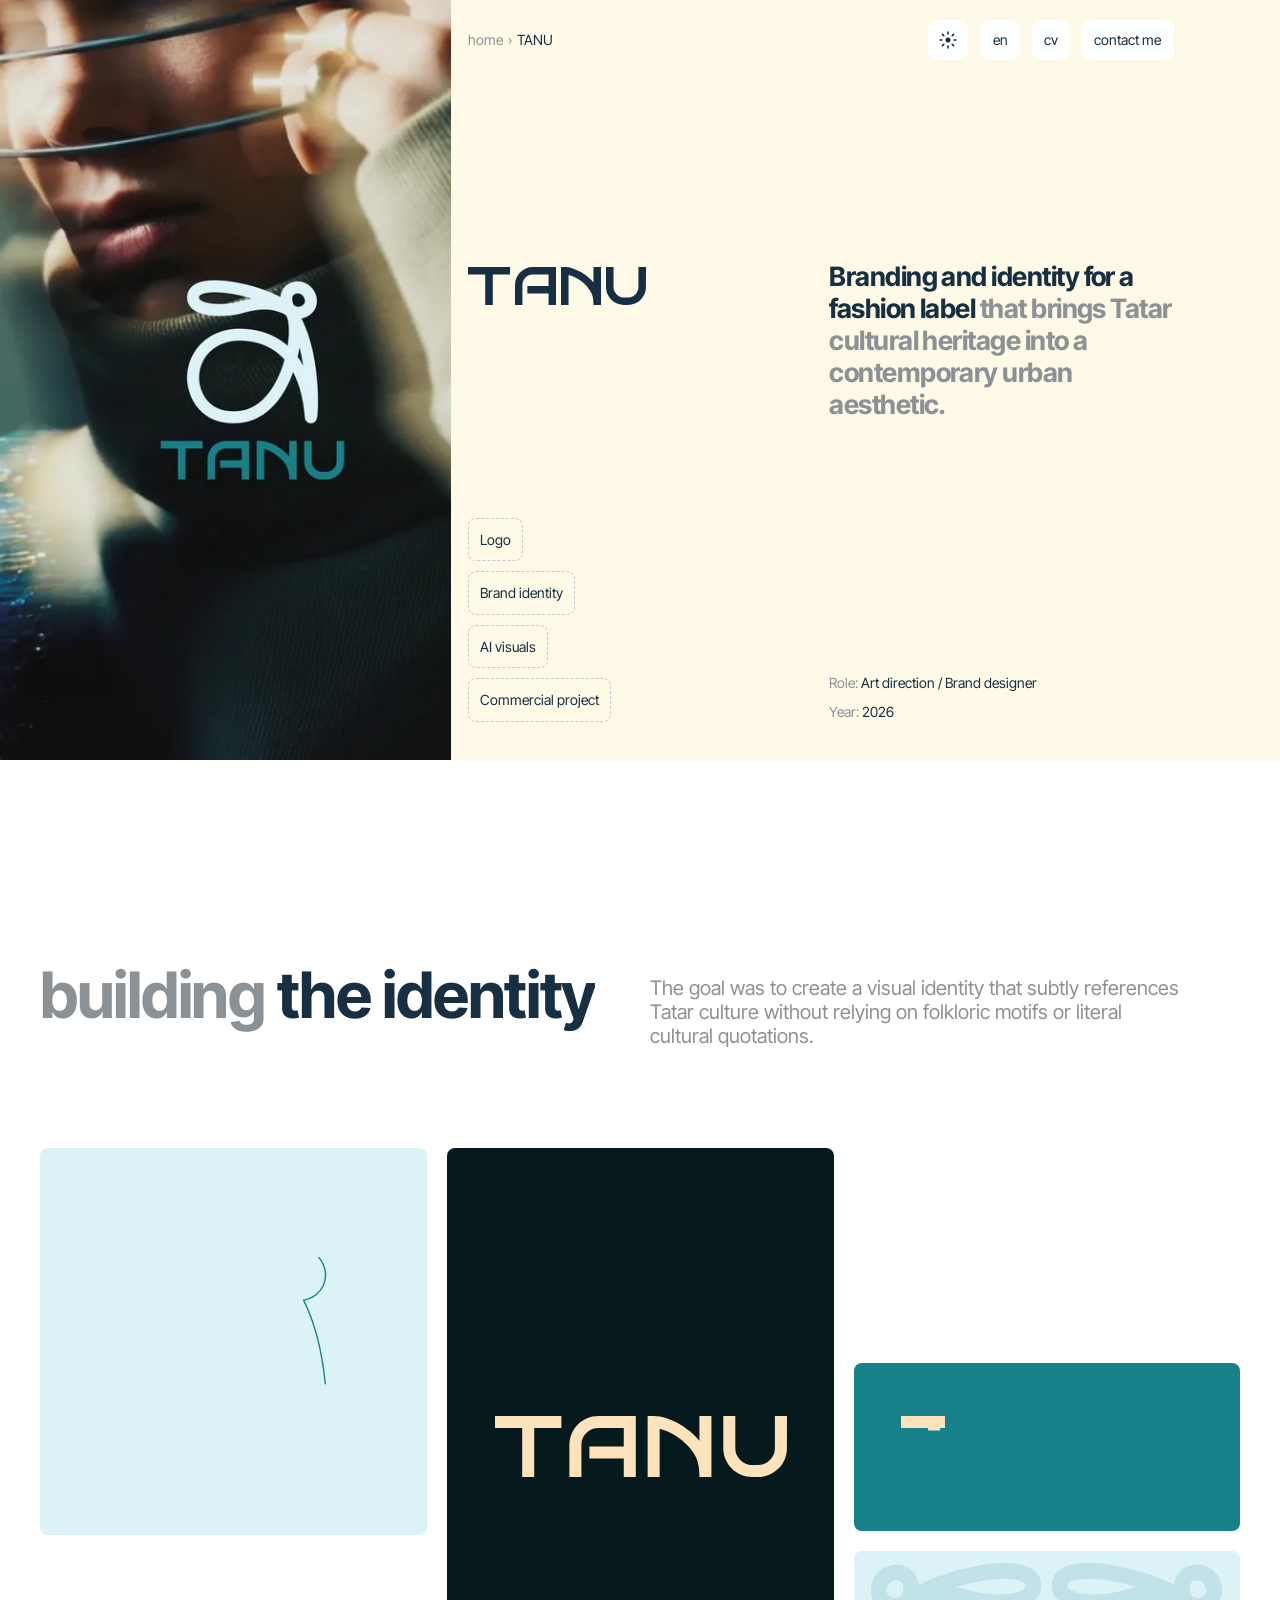
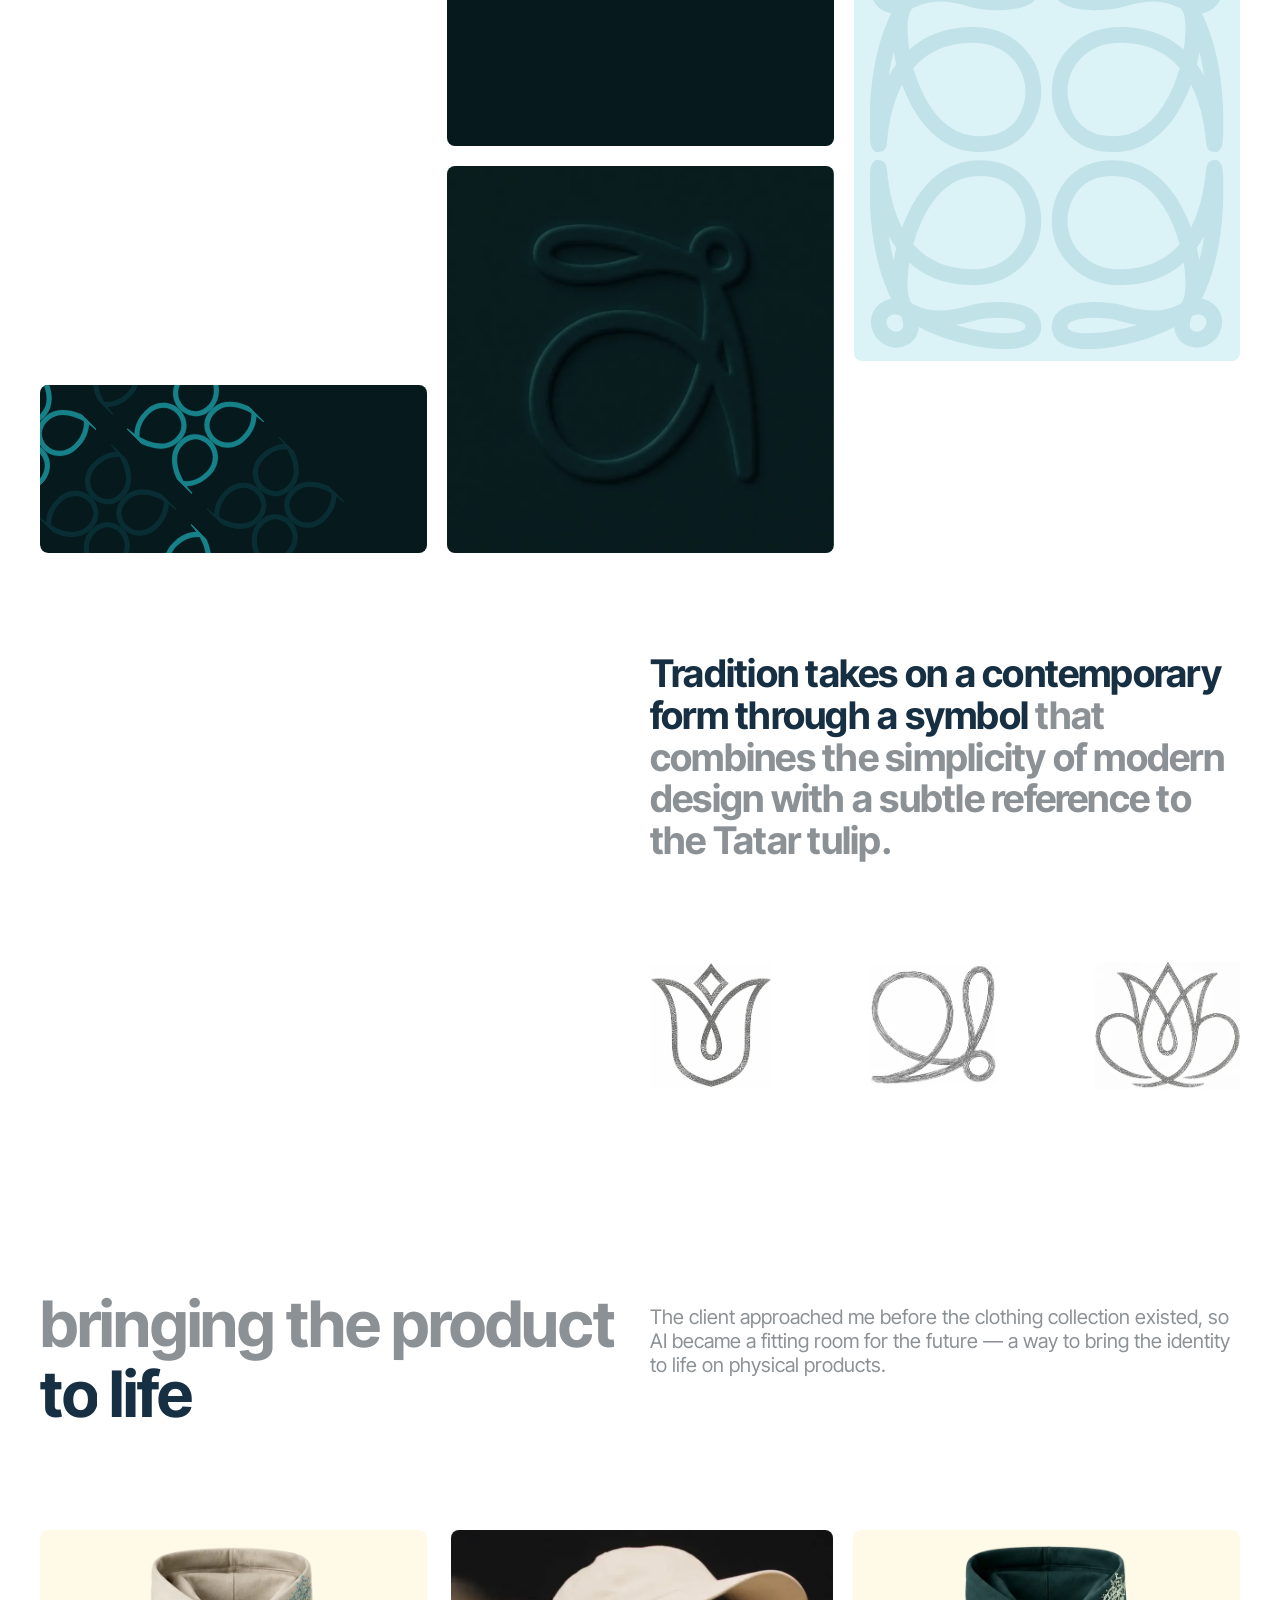
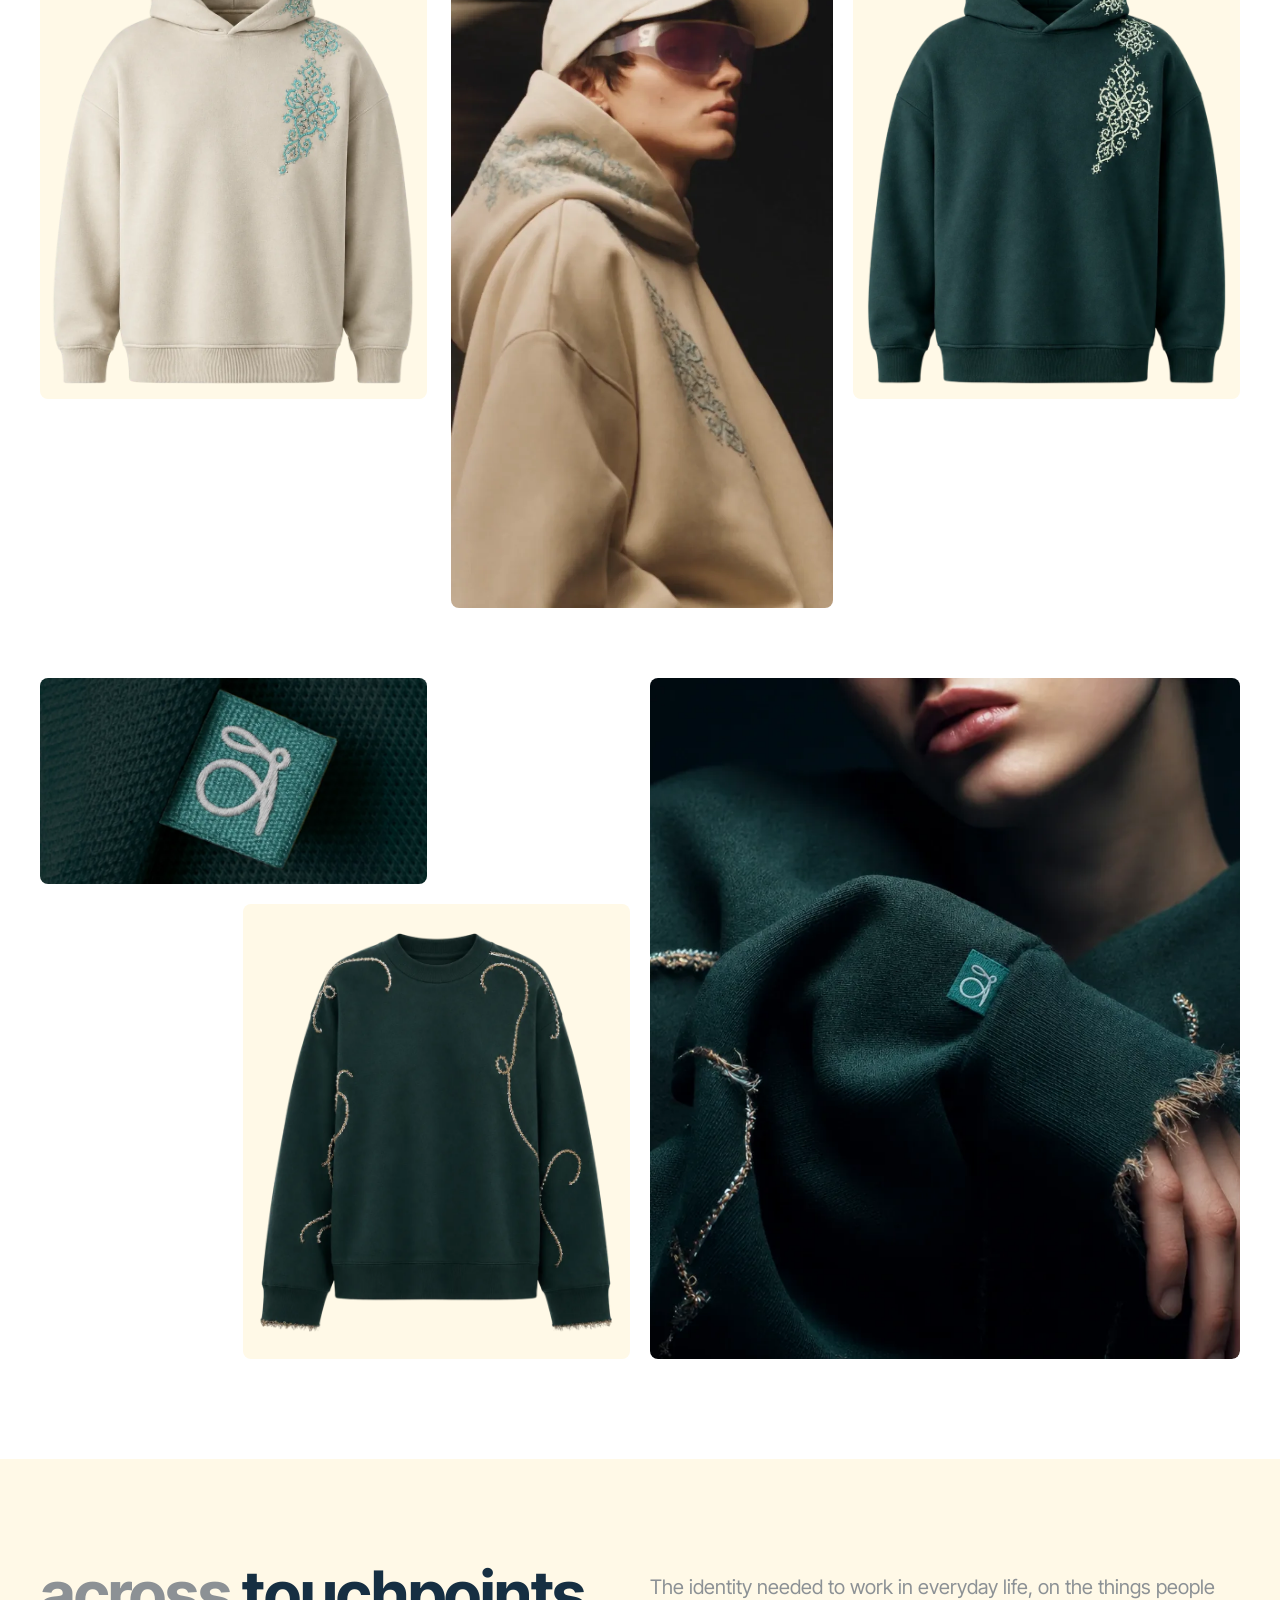
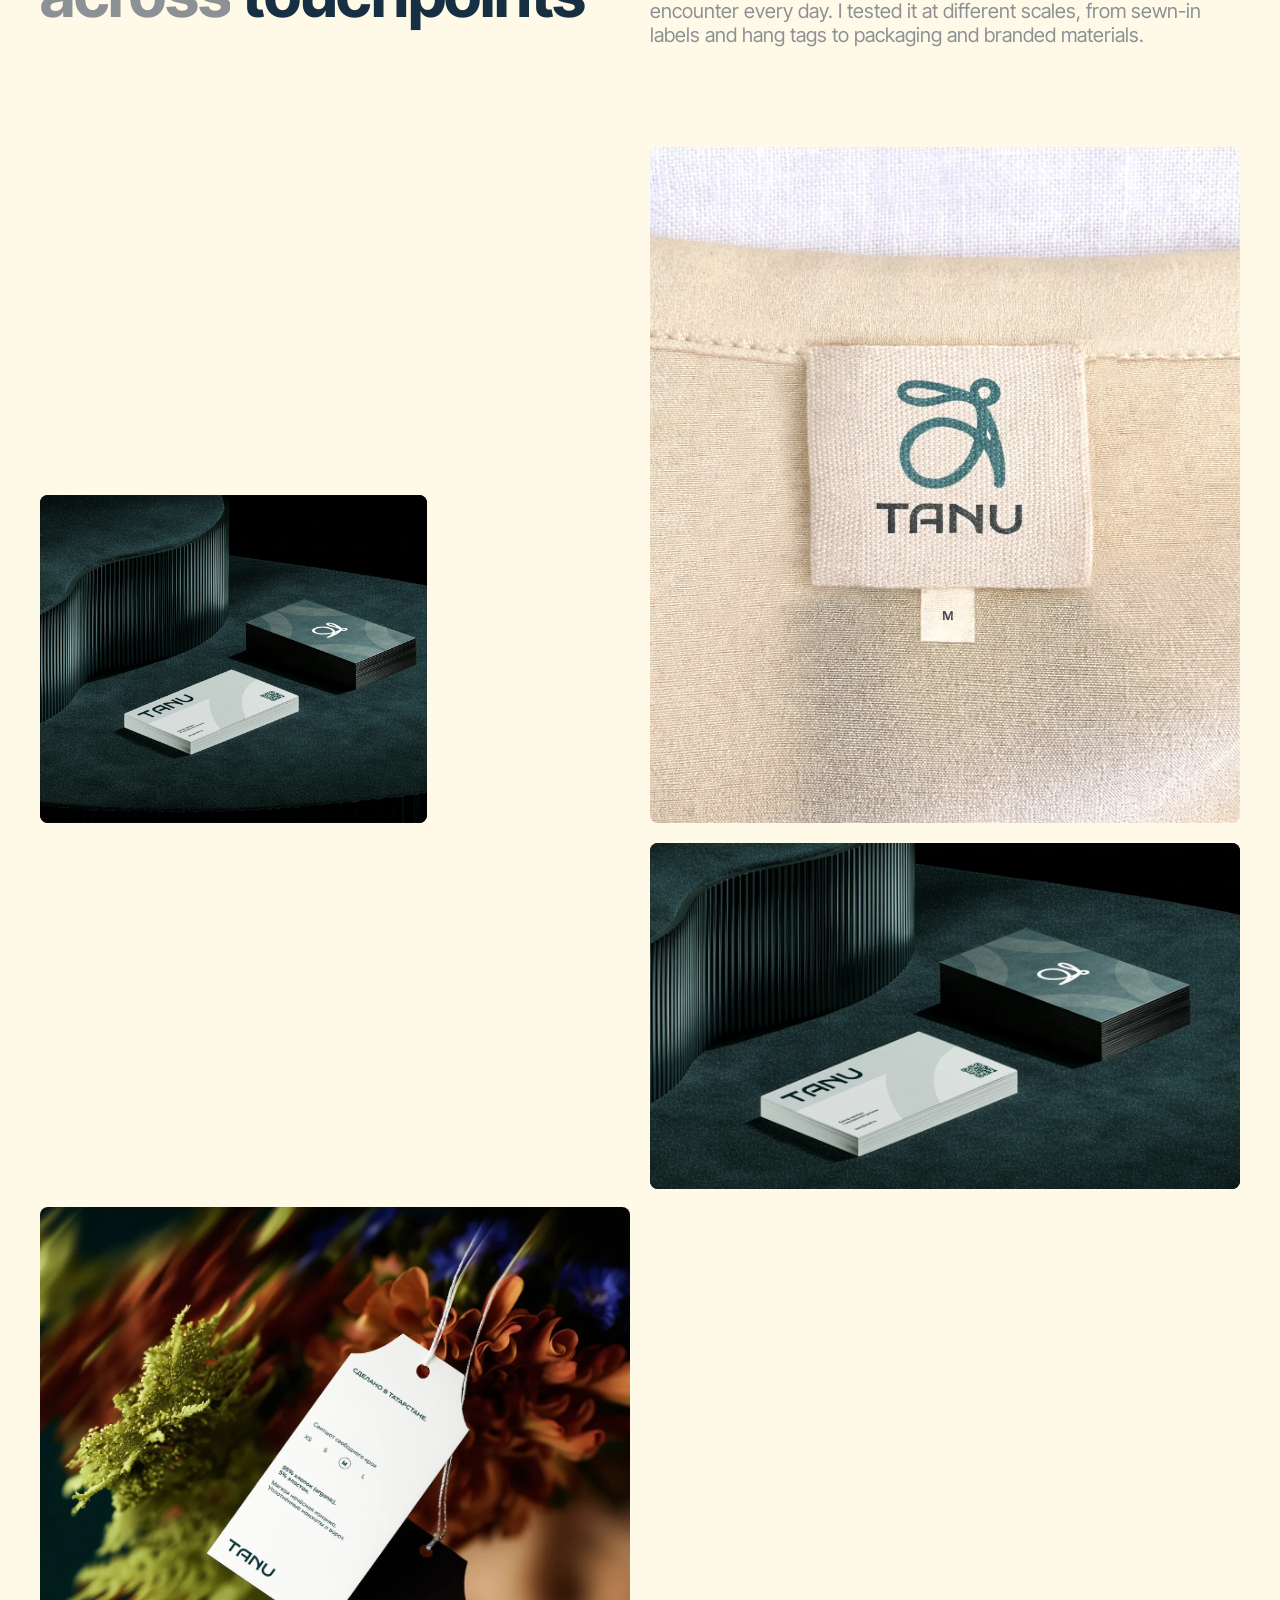
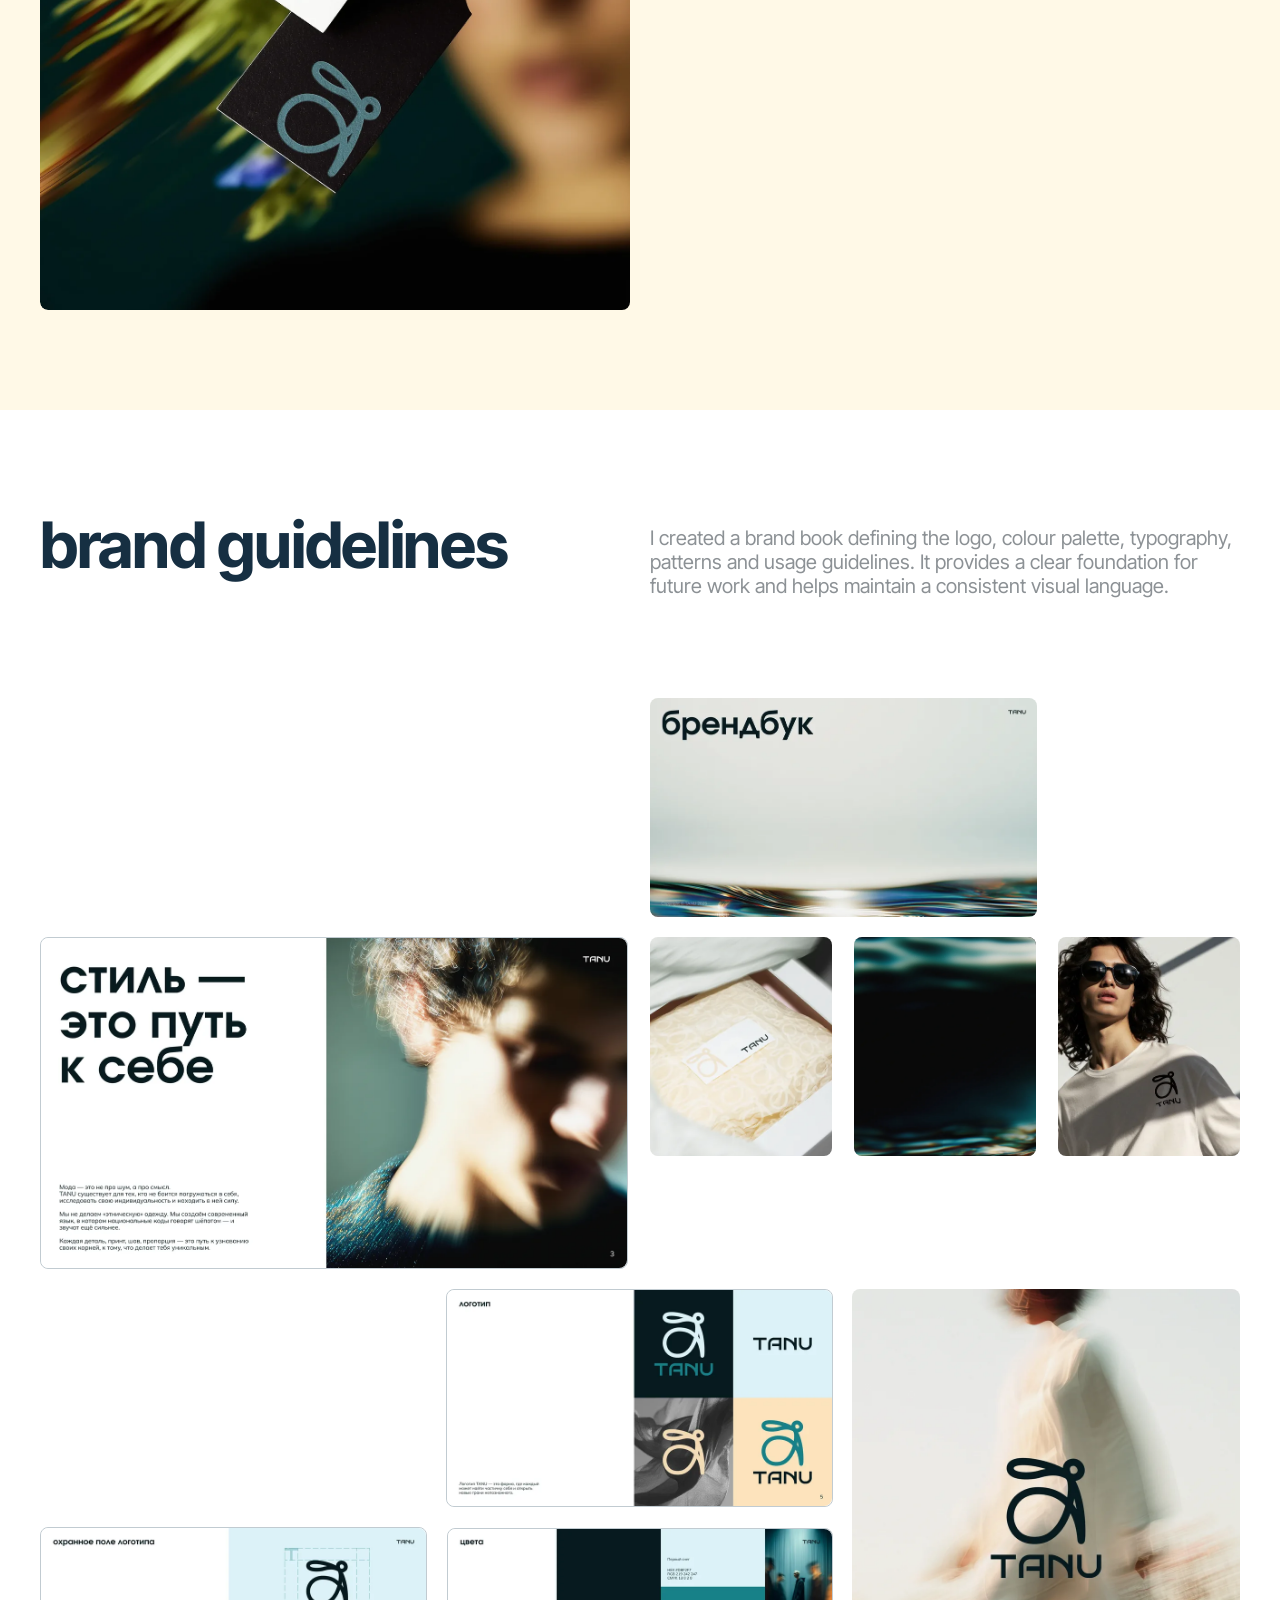
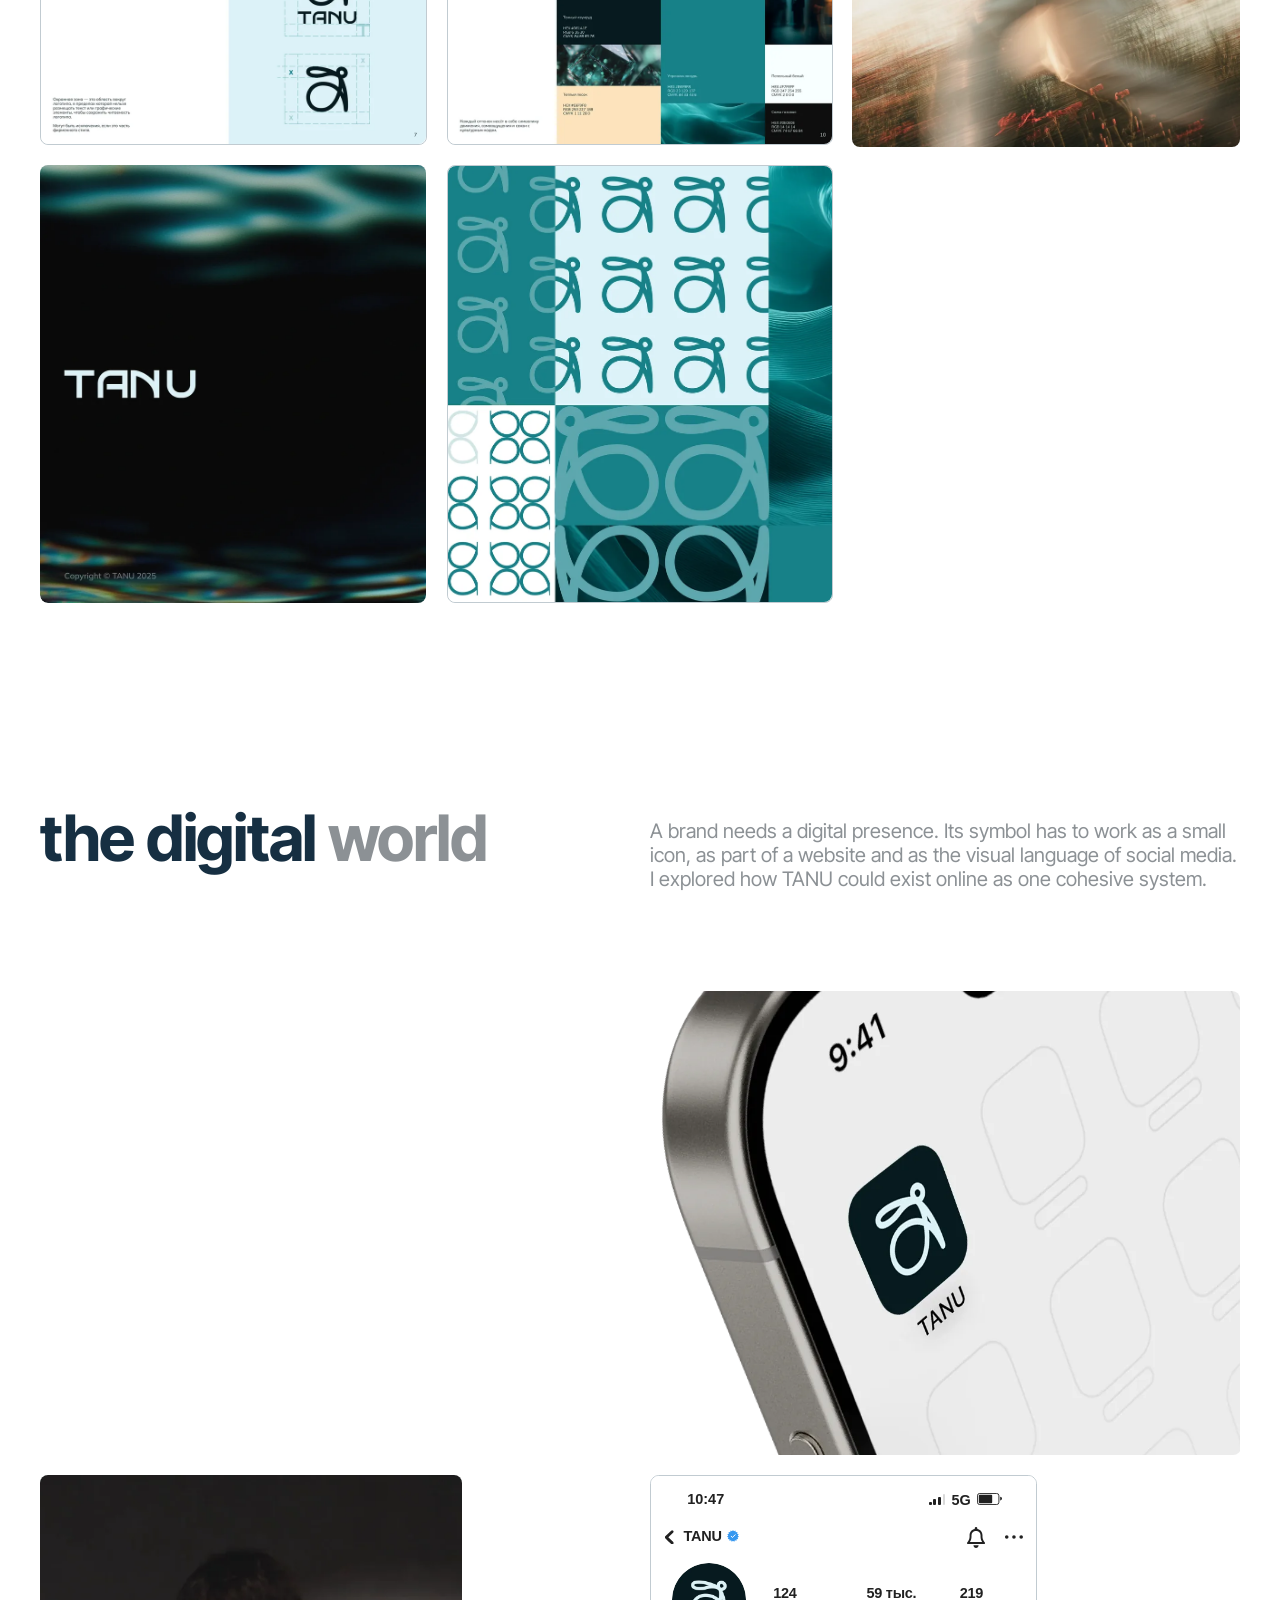
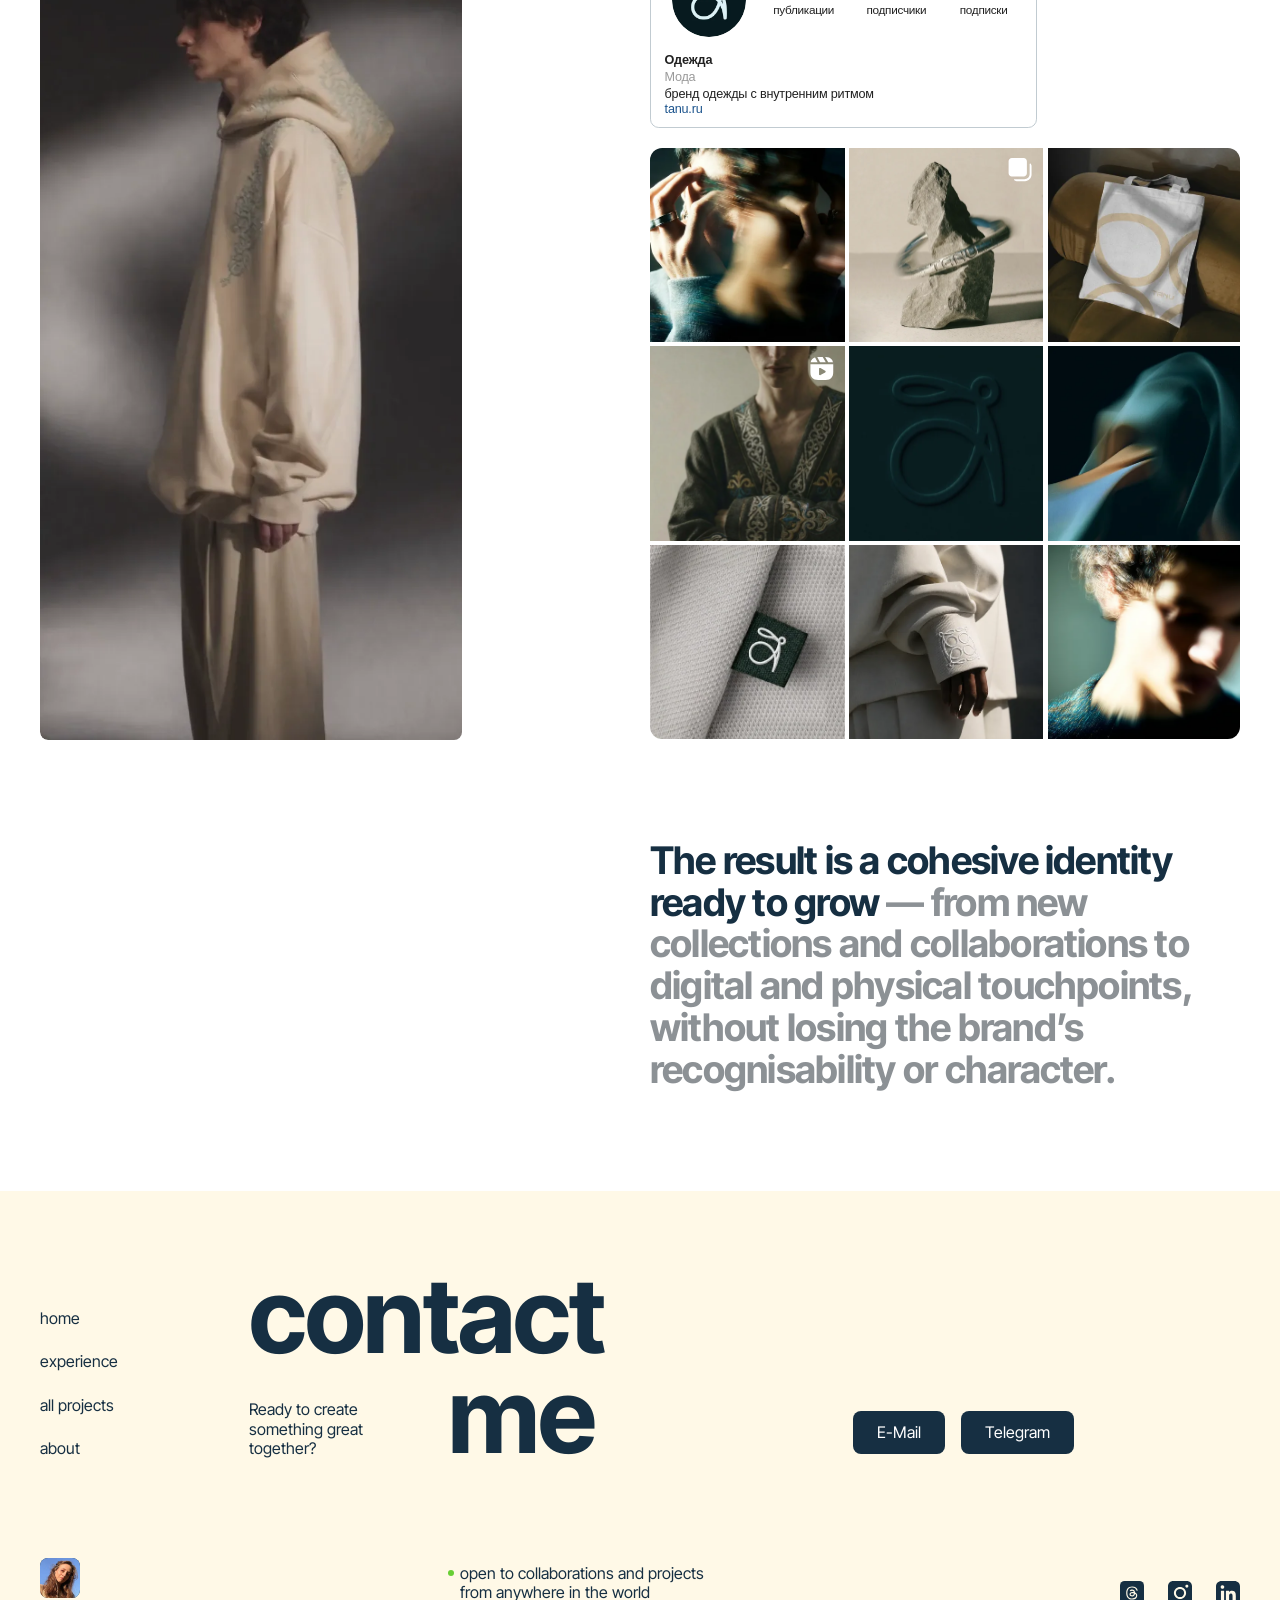
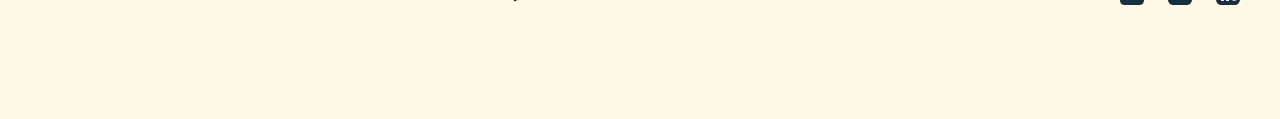
<file: tanu.html>
<!doctype html><html lang="ru"><head><meta charset="utf-8"><meta name="viewport" content="width=device-width, initial-scale=1"><title>TANU — Daria Kapustina</title><meta name="description" content="TANU — айдентика бренда одежды. Кейс Дарьи Капустиной."><meta property="og:type" content="website"><meta property="og:title" content="TANU — Daria Kapustina"><meta property="og:description" content="TANU — айдентика бренда одежды. Кейс Дарьи Капустиной."><meta property="og:locale" content="ru_RU"><meta name="twitter:card" content="summary_large_image"><meta property="og:image" content="https://drasica.github.io/assets/og-cover.jpg"><meta property="og:image:width" content="1200"><meta property="og:image:height" content="630"><meta name="twitter:image" content="https://drasica.github.io/assets/og-cover.jpg"><meta property="og:url" content="https://drasica.github.io/tanu.html"><meta name="theme-color" content="#fff9e7"><link rel="icon" href="assets/95c12.webp"><link rel="preload" href="assets/font-1.woff2?v=2" as="font" type="font/woff2" crossorigin><link rel="preload" href="assets/font-2.woff2?v=2" as="font" type="font/woff2" crossorigin><link rel="stylesheet" href="assets/fonts.css?v=2"><script src="theme.js"></script><link rel="stylesheet" href="styles.css?v=motion-19"><link rel="stylesheet" href="enta.css?v=layout-10"><script src="config.js?v=7" defer></script><script defer src="https://cloud.umami.is/script.js" data-website-id="0eed4cbd-fb3e-4f84-bfce-b9fba21e98c4" data-domains="drasica.github.io"></script><script src="analytics.js?v=2" defer></script><script src="video-wake.js?v=1" defer></script><script src="typography.js?v=2" defer></script><script src="translations.js?v=typography-24" defer></script><script src="enta.js?v=typography-15" defer></script><script src="assets/vendor/lenis.min.js" defer></script><script src="smooth-scroll.js?v=2" defer></script><script src="navigation.js?v=circle-13" defer></script><script src="mobile-menu.js?v=12" defer></script><link rel="stylesheet" href="tanu.css?v=1"><script src="reveal.js?v=motion-1" defer></script><script src="tanu.js?v=65" defer></script><link rel="stylesheet" href="footer.css?v=11"><link rel="stylesheet" href="mobile.css?v=23"><link rel="stylesheet" href="mobile-menu.css?v=9">
</head><body class="enta-page tanu-page"><a class="skip-link" href="#case-content">К содержанию</a><main id="main"><section class="hero case-hero" id="home"><div class="hero-canvas"><div class="case-cover"><video class="tanu-cover-video" autoplay muted loop playsinline preload="auto" poster="assets/2be52.webp" aria-label="TANU — fashion brand"><source src="assets/tanu-preview.mp4" type="video/mp4"></video></div><header class="header">
<div class="case-breadcrumb"><a href="index.html#home" data-en="home" data-ru="главная">главная</a><span aria-hidden="true">›</span><span>TANU</span></div>
<nav class="header-actions" aria-label="Header navigation">
<button class="theme-toggle" type="button" aria-label="Switch to dark theme" aria-pressed="false"><svg class="theme-moon" viewBox="0 0 24 24" aria-hidden="true"><path d="M20.5 13.2A8.5 8.5 0 0 1 10.8 3.5 8.5 8.5 0 1 0 20.5 13.2Z"/></svg><img class="theme-sun" src="assets/header/sun.svg" width="20" height="20" alt=""></button>
<button class="language" aria-label="Switch to Russian" type="button" aria-pressed="false">en</button>
<a class="button" data-link="cv" aria-disabled="true" title="CV will be added soon">cv</a>
<a class="button" href="#contact" data-i18n="text2">contact me</a>
</nav>
<div class="menu-anchor" hidden>
<a class="menu-logo" href="index.html#home" aria-label="Home"><span aria-hidden="true"></span></a>
<div class="menu-panel" id="site-menu" hidden>
<nav aria-label="Main navigation">
<a href="index.html#home" data-i18n="text67">home</a>
<a href="index.html#experience" data-i18n="text68">experience</a>
<a href="index.html#projects" data-i18n="text69">all projects</a>
<a href="index.html#about" data-i18n="text70">about</a>
<a data-link="cv" aria-disabled="true" title="CV will be added soon">cv</a>
<a href="#contact" data-i18n="text2">contact me</a>
</nav>
</div>
<button class="language" aria-label="Switch to Russian" type="button" aria-pressed="false">en</button>
<button class="theme-toggle" type="button" aria-label="Switch to dark theme" aria-pressed="false"><svg class="theme-moon" viewBox="0 0 24 24" aria-hidden="true"><path d="M20.5 13.2A8.5 8.5 0 0 1 10.8 3.5 8.5 8.5 0 1 0 20.5 13.2Z"/></svg><svg class="theme-sun" viewBox="0 0 24 24" aria-hidden="true"><circle cx="12" cy="12" r="4"/><path d="M12 2v2m0 16v2M2 12h2m16 0h2M5 5l1.5 1.5m11 11L19 19M5 19l1.5-1.5m11-11L19 5"/></svg></button>
<button class="menu-toggle" type="button" aria-label="Open navigation" aria-expanded="false" aria-controls="site-menu"><span class="menu-icon" aria-hidden="true"></span></button>
</div>
</header><div class="case-identity tanu-wordmark" aria-label="TANU"><img src="assets/tanu/8f8e8.svg" alt=""><img src="assets/tanu/83608.svg" alt=""><img src="assets/tanu/68241.svg" alt=""><img src="assets/tanu/37cd5.svg" alt=""></div><div class="case-introduction"><h1 class="" data-ru="Брендинг и айдентика для лейбла одежды, который соединяет татарский культурный код и городскую эстетику." data-en="Branding and identity for a fashion label that brings Tatar cultural heritage into a contemporary urban aesthetic." data-emphasis-ru="который соединяет татарский культурный код и городскую эстетику." data-emphasis-en="that brings Tatar cultural heritage into a contemporary urban aesthetic." data-emphasis-tone="muted">Брендинг и айдентика для лейбла одежды, который соединяет татарский культурный код и городскую эстетику.</h1></div><div class="case-tags"><span class="" data-ru="Лого" data-en="Logo">Лого</span><span class="" data-ru="Айдентика" data-en="Brand identity">Айдентика</span><span class="" data-ru="AI-визуализации" data-en="AI visuals">AI-визуализации</span><span class="" data-ru="Коммерческий проект" data-en="Commercial project">Коммерческий проект</span></div><div class="case-meta"><p class="" data-ru="Роль: Арт-дирекшн / Бренд-дизайнер" data-en="Role: Art direction / Brand designer" data-emphasis-ru="Роль:" data-emphasis-en="Role:" data-emphasis-tone="muted">Роль: Арт-дирекшн / Бренд-дизайнер</p><p class="" data-ru="Год: 2026" data-en="Year: 2026" data-emphasis-ru="Год:" data-emphasis-en="Year:" data-emphasis-tone="muted">Год: 2026</p></div></div></section><section class="case-section wrap" id="case-content"><div class="case-heading"><h2 class="" data-ru="построение айдентики" data-en="building the identity" data-emphasis-ru="построение" data-emphasis-en="building" data-emphasis-tone="muted">построение айдентики</h2><p class="" data-ru="Задачей было создать визуальный образ бренда, который бы аккуратно отсылал к татарской культуре, не используя фольклорные решения и прямые цитаты из культуры." data-en="The goal was to create a visual identity that subtly references Tatar culture without relying on folkloric motifs or literal cultural quotations.">Задачей было создать визуальный образ бренда, который бы аккуратно отсылал к татарской культуре, не используя фольклорные решения и прямые цитаты из культуры.</p></div><div class="tanu-art case-artwork" style="aspect-ratio:1200/1005" role="img" aria-label="TANU — brand design composition"><div class="tanu-stage" aria-hidden="true"><div style="grid-template-columns:max-content;grid-template-rows:max-content;display:inline-grid;line-height:0;place-items:start;position:relative;flex-shrink:0" data-node-id="4281:1082">
          <div style="grid-column:1;margin-left:0;margin-top:0;position:relative;grid-row:1;width:387px;height:387px" data-node-id="4281:1083">
            <img loading="lazy" decoding="async" alt="" style="position:absolute;display:block;inset:0;max-width:none;width:100%;height:100%" src="assets/tanu/48bb3.svg" />
          </div>
          <div style="background:#061a1e;grid-column:1;height:598px;margin-left:407px;margin-top:0;overflow:hidden;position:relative;border-radius:8px;grid-row:1;width:387px" data-node-id="4281:1085">
            <div style="position:absolute;inset:44.82% 12.15% 44.97% 12.4%" data-node-id="4281:1086" data-name="Group">
              <img loading="lazy" decoding="async" alt="" style="position:absolute;display:block;inset:0;max-width:none;width:100%;height:100%" src="assets/tanu/1a344.svg" />
            </div>
          </div>
          <div style="grid-column:1;margin-left:407px;margin-top:618px;position:relative;border-radius:8px;grid-row:1;width:387px;height:387px" data-node-id="4281:1091">
            <img loading="lazy" decoding="async" alt="" style="position:absolute;inset:0;max-width:none;object-fit:cover;pointer-events:none;border-radius:8px;width:100%;height:100%" src="assets/tanu/66b8b.webp" />
          </div>
          <div style="background:#dbf2f7;grid-column:1;height:410px;margin-left:814px;margin-top:403px;overflow:hidden;position:relative;border-radius:8px;grid-row:1;width:386px" data-node-id="4281:1092">
            <div style="--tx:-50%;--ty:-50%;position:absolute;height:383.835px;left:calc(50% - 0.5px);top:calc(50% - 0.13px);width:351.001px;transform:translate(var(--tx,0),var(--ty,0)) rotate(var(--rot,0deg)) scaleY(var(--sy,1))" data-node-id="4281:1093">
              <div style="position:absolute;inset:-0.28% -0.3%">
                <img loading="lazy" decoding="async" alt="" style="display:block;max-width:none;width:100%;height:100%" src="assets/tanu/11d74.svg" />
              </div>
            </div>
          </div>
          <div style="background:#fde3bc;grid-column:1;height:168px;margin-left:814px;margin-top:215px;overflow:hidden;position:relative;border-radius:8px;grid-row:1;width:386px" data-node-id="4281:1098">
            <div style="position:absolute;inset:31.55% 12.37% 31.9% 12.18%" data-node-id="4281:1099" data-name="Group">
              <img loading="lazy" decoding="async" alt="" style="position:absolute;display:block;inset:0;max-width:none;width:100%;height:100%" src="assets/tanu/52b47.svg" />
            </div>
          </div>
          <div style="background:#061a1e;grid-column:1;height:168px;margin-left:0;margin-top:837px;overflow:hidden;position:relative;border-radius:8px;grid-row:1;width:387px" data-node-id="4281:1104">
            <div style="--tx:-50%;position:absolute;bottom:-120.61%;display:flex;align-items:center;justify-content:center;left:calc(50% + 11.81px);top:-111.9%;width:558.618px;transform:translate(var(--tx,0),var(--ty,0)) rotate(var(--rot,0deg)) scaleY(var(--sy,1))" data-node-id="4281:1105" >
              <div style="--rot:-45deg;flex:none;height:hypot(54.5328cqw,54.5328cqh);width:hypot(45.4672cqw,-45.4672cqh);transform:translate(var(--tx,0),var(--ty,0)) rotate(var(--rot,0deg)) scaleY(var(--sy,1))">
                <div style="overflow:hidden;position:relative;width:100%;height:100%">
                  <div style="position:absolute;height:91.943px;left:-117.37px;top:-0.08px;width:103.235px" data-node-id="4281:1106" data-name>
                    <img loading="lazy" decoding="async" alt="" style="position:absolute;display:block;inset:0;max-width:none;width:100%;height:100%" src="assets/tanu/33e16.svg" />
                  </div>
                  <div style="position:absolute;height:91.943px;left:6.96px;top:-0.08px;width:103.235px" data-node-id="4281:1111" data-name>
                    <img loading="lazy" decoding="async" alt="" style="position:absolute;display:block;inset:0;max-width:none;width:100%;height:100%" src="assets/tanu/6a502.svg" />
                  </div>
                  <div style="position:absolute;height:91.943px;left:131.28px;top:-0.09px;width:103.235px" data-node-id="4281:1116" data-name>
                    <img loading="lazy" decoding="async" alt="" style="position:absolute;display:block;inset:0;max-width:none;width:100%;height:100%" src="assets/tanu/41ccf.svg" />
                  </div>
                  <div style="position:absolute;height:92.051px;left:255.61px;top:-0.08px;width:103.522px" data-node-id="4281:1121" data-name>
                    <img loading="lazy" decoding="async" alt="" style="position:absolute;display:block;inset:0;max-width:none;width:100%;height:100%" src="assets/tanu/31d0c.svg" />
                  </div>
                  <div style="position:absolute;height:91.943px;left:-117.37px;top:112.52px;width:103.235px" data-node-id="4281:1126" data-name>
                    <img loading="lazy" decoding="async" alt="" style="position:absolute;display:block;inset:0;max-width:none;width:100%;height:100%" src="assets/tanu/457ef.svg" />
                  </div>
                  <div style="position:absolute;height:91.943px;left:6.96px;top:112.52px;width:103.235px" data-node-id="4281:1131" data-name>
                    <img loading="lazy" decoding="async" alt="" style="position:absolute;display:block;inset:0;max-width:none;width:100%;height:100%" src="assets/tanu/d8c17.svg" />
                  </div>
                  <div style="position:absolute;height:91.943px;left:131.28px;top:112.51px;width:103.235px" data-node-id="4281:1136" data-name>
                    <img loading="lazy" decoding="async" alt="" style="position:absolute;display:block;inset:0;max-width:none;width:100%;height:100%" src="assets/tanu/cb4b5.svg" />
                  </div>
                  <div style="position:absolute;height:92.051px;left:255.61px;top:112.52px;width:103.522px" data-node-id="4281:1141" data-name>
                    <img loading="lazy" decoding="async" alt="" style="position:absolute;display:block;inset:0;max-width:none;width:100%;height:100%" src="assets/tanu/b5346.svg" />
                  </div>
                  <div style="position:absolute;height:91.943px;left:-117.37px;top:225.12px;width:103.235px" data-node-id="4281:1146" data-name>
                    <img loading="lazy" decoding="async" alt="" style="position:absolute;display:block;inset:0;max-width:none;width:100%;height:100%" src="assets/tanu/cb3c0.svg" />
                  </div>
                  <div style="position:absolute;height:91.943px;left:6.96px;top:225.12px;width:103.235px" data-node-id="4281:1151" data-name>
                    <img loading="lazy" decoding="async" alt="" style="position:absolute;display:block;inset:0;max-width:none;width:100%;height:100%" src="assets/tanu/cb4b5.svg" />
                  </div>
                  <div style="position:absolute;height:92.051px;left:131.14px;top:225.26px;width:103.522px" data-node-id="4281:1156" data-name>
                    <img loading="lazy" decoding="async" alt="" style="position:absolute;display:block;inset:0;max-width:none;width:100%;height:100%" src="assets/tanu/72870.svg" />
                  </div>
                  <div style="position:absolute;height:92.051px;left:255.61px;top:225.11px;width:103.522px" data-node-id="4281:1161" data-name>
                    <img loading="lazy" decoding="async" alt="" style="position:absolute;display:block;inset:0;max-width:none;width:100%;height:100%" src="assets/tanu/157f2.svg" />
                  </div>
                  <div style="position:absolute;height:91.943px;left:-117.37px;top:337.71px;width:103.235px" data-node-id="4281:1166" data-name>
                    <img loading="lazy" decoding="async" alt="" style="position:absolute;display:block;inset:0;max-width:none;width:100%;height:100%" src="assets/tanu/4930f.svg" />
                  </div>
                  <div style="position:absolute;height:91.943px;left:6.96px;top:337.72px;width:103.235px" data-node-id="4281:1171" data-name>
                    <img loading="lazy" decoding="async" alt="" style="position:absolute;display:block;inset:0;max-width:none;width:100%;height:100%" src="assets/tanu/16fc8.svg" />
                  </div>
                  <div style="position:absolute;height:91.943px;left:131.28px;top:337.71px;width:103.235px" data-node-id="4281:1176" data-name>
                    <img loading="lazy" decoding="async" alt="" style="position:absolute;display:block;inset:0;max-width:none;width:100%;height:100%" src="assets/tanu/606c9.svg" />
                  </div>
                  <div style="position:absolute;height:91.943px;left:255.76px;top:337.57px;width:103.235px" data-node-id="4281:1181" data-name>
                    <img loading="lazy" decoding="async" alt="" style="position:absolute;display:block;inset:0;max-width:none;width:100%;height:100%" src="assets/tanu/a9b20.svg" />
                  </div>
                </div>
              </div>
            </div>
          </div>
        </div></div></div><p class="case-conclusion" data-ru="Осовременить традиции через образ получилось через форму знака, сочетающую в себе лаконичность современных дизайнов и тонкую отсылку к образам татарского тюльпана." data-en="Tradition takes on a contemporary form through a symbol that combines the simplicity of modern design with a subtle reference to the Tatar tulip." data-emphasis-ru="Осовременить традиции через образ получилось через форму знака," data-emphasis-en="Tradition takes on a contemporary form through a symbol" data-emphasis-tone="ink">Осовременить традиции через образ получилось через форму знака, сочетающую в себе лаконичность современных дизайнов и тонкую отсылку к образам татарского тюльпана.</p><svg width="0" height="0" aria-hidden="true" style="position:absolute;pointer-events:none"><defs><filter id="tanu-light-sketch" color-interpolation-filters="sRGB"><feColorMatrix type="matrix" values="0 0 0 0 .929 0 0 0 0 .949 0 0 0 0 .961 -0.2126 -0.7152 -0.0722 0 1"/><feComponentTransfer><feFuncA type="linear" slope="1.05" intercept="-.05"/></feComponentTransfer></filter></defs></svg><div class="tanu-origins"><div class="tanu-stage" aria-hidden="true"><div style="align-content:stretch;display:flex;align-items:center;justify-content:space-between;position:relative;flex-shrink:0;width:590px" data-node-id="4281:1187">
          <div style="height:125px;opacity:.6;position:relative;flex-shrink:0;width:122px" data-node-id="4281:1188" data-name="image 1102">
            <div style="position:absolute;inset:0;overflow:hidden;pointer-events:none">
              <img loading="lazy" decoding="async" alt="" style="position:absolute;height:236.95%;left:-72.15%;max-width:none;top:-64.19%;width:243.91%" src="assets/tanu/b311b-opt.webp" />
            </div>
          </div>
          <div style="display:flex;height:119px;align-items:center;justify-content:center;position:relative;flex-shrink:0;width:126px" data-node-id="4281:1190">
            <div style="--rot:-90deg;--sy:-1;flex:none;transform:translate(var(--tx,0),var(--ty,0)) rotate(var(--rot,0deg)) scaleY(var(--sy,1))">
              <div style="height:126px;opacity:.6;position:relative;width:119px" data-name="image 1104">
                <div style="position:absolute;inset:0;overflow:hidden;pointer-events:none">
                  <img loading="lazy" decoding="async" alt="" style="position:absolute;height:178.95%;left:-11.69%;max-width:none;top:-68.04%;width:188.89%" src="assets/tanu/62176-opt.webp" />
                </div>
              </div>
            </div>
          </div>
          <div style="height:127px;opacity:.6;position:relative;flex-shrink:0;width:146px" data-node-id="4281:1189" data-name="image 1107">
            <div style="position:absolute;inset:0;overflow:hidden;pointer-events:none">
              <img loading="lazy" decoding="async" alt="" style="position:absolute;height:211.42%;left:-42.78%;max-width:none;top:-53.51%;width:184.99%" src="assets/tanu/223e9-opt.webp" />
            </div>
          </div>
        </div></div></div></section><section class="case-section wrap"><div class="case-heading"><h2 class="" data-ru="зарождение продукта" data-en="bringing the product to life" data-emphasis-ru="зарождение" data-emphasis-en="bringing the product" data-emphasis-tone="muted">зарождение продукта</h2><p class="" data-ru="Клиент пришел на разработку ещё до того, как у него на руках была коллекция одежды, поэтому AI стал примерочной будущего: так айдентика стала обретать жизнь на физических носителях." data-en="The client approached me before the clothing collection existed, so AI became a fitting room for the future — a way to bring the identity to life on physical products.">Клиент пришел на разработку ещё до того, как у него на руках была коллекция одежды, поэтому AI стал примерочной будущего: так айдентика стала обретать жизнь на физических носителях.</p></div><div class="tanu-art case-artwork" style="aspect-ratio:1200/1429" role="img" aria-label="TANU — brand design composition"><div class="tanu-stage" aria-hidden="true"><div style="grid-template-columns:max-content;grid-template-rows:max-content;display:inline-grid;line-height:0;place-items:start;position:relative;flex-shrink:0" data-node-id="4281:1196">
          <div style="grid-column:1;height:206px;margin-left:0;margin-top:748px;position:relative;border-radius:8px;grid-row:1;width:387px" data-node-id="4281:1197" data-name="1 bag 7">
            <div style="position:absolute;inset:0;overflow:hidden;pointer-events:none;border-radius:8px">
              <img loading="lazy" decoding="async" alt="" style="position:absolute;height:170.36%;left:0;max-width:none;top:-44.21%;width:100%" src="assets/tanu/bc664.webp" />
            </div>
          </div>
          <div style="grid-column:1;height:681px;margin-left:610px;margin-top:748px;position:relative;border-radius:8px;grid-row:1;width:590px" data-node-id="4281:1198" data-name="image 977">
            <img loading="lazy" decoding="async" alt="" style="position:absolute;inset:0;max-width:none;object-fit:cover;pointer-events:none;border-radius:8px;width:100%;height:100%" src="assets/tanu/adabf.webp" />
          </div>
          <div style="grid-column:1;height:469px;margin-left:813px;margin-top:0;position:relative;border-radius:8px;grid-row:1;width:387px" data-node-id="4281:1199" data-name="image 975">
            <div aria-hidden style="position:absolute;inset:0;pointer-events:none;border-radius:8px">
              <div style="position:absolute;background:var(--light-lime,#fff9e7);inset:0;border-radius:8px" ></div>
              <div style="position:absolute;inset:0;overflow:hidden;border-radius:8px">
                <img loading="lazy" decoding="async" alt="" style="position:absolute;height:106.18%;left:-14.49%;max-width:none;top:-0.85%;width:128.95%" src="assets/tanu/ce8aa.webp" />
              </div>
            </div>
          </div>
          <div style="grid-column:1;height:469px;margin-left:0;margin-top:0;position:relative;border-radius:8px;grid-row:1;width:387px" data-node-id="4281:1200" data-name="image 1105">
            <div aria-hidden style="position:absolute;inset:0;pointer-events:none;border-radius:8px">
              <div style="position:absolute;background:var(--light-lime,#fff9e7);inset:0;border-radius:8px" ></div>
              <div style="position:absolute;inset:0;overflow:hidden;border-radius:8px">
                <img loading="lazy" decoding="async" alt="" style="position:absolute;height:105.95%;left:-15.24%;max-width:none;top:-0.59%;width:129.97%" src="assets/tanu/e83f0.webp" />
              </div>
            </div>
          </div>
          <div style="grid-column:1;height:455px;margin-left:203px;margin-top:974px;position:relative;border-radius:8px;grid-row:1;width:387px" data-node-id="4281:1201" data-name="image 1106">
            <div aria-hidden style="position:absolute;inset:0;pointer-events:none;border-radius:8px">
              <div style="position:absolute;background:var(--light-lime,#fff9e7);inset:0;border-radius:8px" ></div>
              <img loading="lazy" decoding="async" alt="" style="position:absolute;max-width:none;object-fit:cover;border-radius:8px;width:100%;height:100%" src="assets/tanu/c146c.webp" />
            </div>
          </div>
          <div style="grid-column:1;height:678px;margin-left:411px;margin-top:0;position:relative;border-radius:8px;grid-row:1;width:382px" data-node-id="4281:1202" data-name="image 1109">
            <video class="tanu-video" data-src="assets/tanu/model-cap.mp4" poster="assets/tanu/model-cap-poster.webp" muted loop playsinline preload="none" aria-label="TANU hoodie and cap, runway shot" style="position:absolute;inset:0;object-fit:cover;pointer-events:none;border-radius:8px;width:100%;height:100%"></video>
          </div>
        </div></div></div></section><section class="tanu-applications"><div class="wrap"><div class="case-heading"><h2 class="" data-ru="на разных носителях" data-en="across touchpoints" data-emphasis-ru="на разных" data-emphasis-en="across" data-emphasis-tone="muted">на разных носителях</h2><p class="" data-ru="Важной задачей было собрать систему, которая выдержит реальную жизнь: носители, с которыми человек будет сталкиваться каждый день. Поэтому я сразу проверяла айдентику в разных масштабах: от вшивных бирок и ярлыков до упаковки и брендовых материалов." data-en="The identity needed to work in everyday life, on the things people encounter every day. I tested it at different scales, from sewn-in labels and hang tags to packaging and branded materials.">Важной задачей было собрать систему, которая выдержит реальную жизнь: носители, с которыми человек будет сталкиваться каждый день. Поэтому я сразу проверяла айдентику в разных масштабах: от вшивных бирок и ярлыков до упаковки и брендовых материалов.</p></div><div class="tanu-art case-artwork" style="aspect-ratio:1200/1763" role="img" aria-label="TANU — brand design composition"><div class="tanu-stage" aria-hidden="true"><div style="grid-template-columns:max-content;grid-template-rows:max-content;display:inline-grid;line-height:0;place-items:start;position:relative;flex-shrink:0" data-node-id="4281:1208">
          <div style="grid-column:1;height:676px;margin-left:610px;margin-top:0;position:relative;border-radius:8px;grid-row:1;width:590px" data-node-id="4281:1209" data-name="1 bag 5">
            <img loading="lazy" decoding="async" alt="" style="position:absolute;inset:0;max-width:none;object-fit:cover;pointer-events:none;border-radius:8px;width:100%;height:100%" src="assets/tanu/2144a.webp" />
          </div>
          <div style="grid-column:1;height:328px;margin-left:0;margin-top:348px;position:relative;border-radius:8px;grid-row:1;width:387px" data-node-id="4281:1210" data-name="mj_team_the_packaging_of_the_product_is_made_in_a_white_paper_b_1734a895-7df2-4498-a9be-0b2de72a23c0 copy 1">
            <div aria-hidden style="position:absolute;inset:0;pointer-events:none;border-radius:8px">
              <img loading="lazy" decoding="async" alt="" style="position:absolute;max-width:none;object-fit:cover;border-radius:8px;width:100%;height:100%" src="assets/tanu/58f72.webp" />
              <img loading="lazy" decoding="async" alt="" style="position:absolute;max-width:none;object-fit:cover;border-radius:8px;width:100%;height:100%" src="assets/tanu/8b055.webp" />
              <div style="position:absolute;inset:0;overflow:hidden;border-radius:8px">
                <img loading="lazy" decoding="async" alt="" style="position:absolute;height:136.93%;left:-15.49%;max-width:none;top:-23.05%;width:158.36%" src="assets/tanu/dc65d.webp" />
              </div>
            </div>
          </div>
          <div style="grid-column:1;height:346px;margin-left:610px;margin-top:696px;position:relative;border-radius:8px;grid-row:1;width:590px" data-node-id="4281:1211" data-name="mj_team_the_packaging_of_the_product_is_made_in_a_white_paper_b_1734a895-7df2-4498-a9be-0b2de72a23c0 copy 1">
            <div aria-hidden style="position:absolute;inset:0;pointer-events:none;border-radius:8px">
              <img loading="lazy" decoding="async" alt="" style="position:absolute;max-width:none;object-fit:cover;border-radius:8px;width:100%;height:100%" src="assets/tanu/58f72.webp" />
              <div style="position:absolute;inset:0;overflow:hidden;border-radius:8px">
                <img loading="lazy" decoding="async" alt="" style="position:absolute;height:139.41%;left:-25.4%;max-width:none;top:-19.71%;width:142.93%" src="assets/tanu/8b055.webp" />
              </div>
            </div>
          </div>
          <div style="grid-column:1;height:703px;margin-left:0;margin-top:1060px;position:relative;border-radius:8px;grid-row:1;width:590px" data-node-id="4281:1212" data-name="ChatGPT Image 7 нояб. 2025 г., 19_26_28 1">
            <img loading="lazy" decoding="async" alt="" style="position:absolute;inset:0;max-width:none;object-fit:cover;pointer-events:none;border-radius:8px;width:100%;height:100%" src="assets/tanu/12ea9.webp" />
          </div>
          <div style="grid-column:1;height:339px;margin-left:610px;margin-top:1060px;position:relative;border-radius:8px;grid-row:1;width:590px" data-node-id="4281:1213" data-name="mj_team_the_packaging_of_the_product_is_made_in_a_white_paper_b_1734a895-7df2-4498-a9be-0b2de72a23c0 copy 2">
            <img loading="lazy" decoding="async" alt="" style="position:absolute;inset:0;max-width:none;object-fit:cover;pointer-events:none;border-radius:8px;width:100%;height:100%" src="assets/tanu/6b042.webp" />
          </div>
        </div></div></div></div></section><section class="case-section wrap"><div class="case-heading"><h2 class="" data-ru="брендбук" data-en="brand guidelines">брендбук</h2><p class="" data-ru="Я собрала брендбук, который фиксирует ключевые элементы: логотип, цветовую палитру, типографику, паттерны, правила использования. Это создаёт понятную основу для дальнейшей работы с брендом и помогает сохранять единый визуальный язык." data-en="I created a brand book defining the logo, colour palette, typography, patterns and usage guidelines. It provides a clear foundation for future work and helps maintain a consistent visual language.">Я собрала брендбук, который фиксирует ключевые элементы: логотип, цветовую палитру, типографику, паттерны, правила использования. Это создаёт понятную основу для дальнейшей работы с брендом и помогает сохранять единый визуальный язык.</p></div><div class="tanu-art case-artwork" style="aspect-ratio:1200/1505" role="img" aria-label="TANU — brand design composition"><div class="tanu-stage" aria-hidden="true"><div style="grid-template-columns:max-content;grid-template-rows:max-content;display:inline-grid;line-height:0;place-items:start;position:relative;flex-shrink:0" data-node-id="4281:1219">
          <div style="grid-column:1;height:219px;margin-left:610px;margin-top:0;position:relative;border-radius:8px;grid-row:1;width:387px" data-node-id="4281:1220" data-name="image 985">
            <img loading="lazy" decoding="async" alt="" style="position:absolute;inset:0;max-width:none;object-fit:cover;pointer-events:none;border-radius:8px;width:100%;height:100%" src="assets/tanu/f1067.webp" />
          </div>
          <div style="grid-column:1;align-content:stretch;display:flex;gap:22px;align-items:flex-start;margin-left:0;margin-top:239px;position:relative;grid-row:1" data-node-id="4281:1221">
            <div style="border-width:0.5px;border-style:solid;border-color:var(--stroke,#c1cbd1);border-style:solid;border-style:solid;height:332px;position:relative;border-radius:8px;flex-shrink:0;width:588px" data-node-id="4281:1222" data-name="image 984">
              <img loading="lazy" decoding="async" alt="" style="position:absolute;inset:0;max-width:none;object-fit:cover;pointer-events:none;border-radius:8px;width:100%;height:100%" src="assets/tanu/7f296.webp" />
            </div>
            <div style="height:219px;position:relative;border-radius:8px;flex-shrink:0;width:182px" data-node-id="4281:1223" data-name="image 991">
              <img loading="lazy" decoding="async" alt="" style="position:absolute;inset:0;max-width:none;object-fit:cover;pointer-events:none;border-radius:8px;width:100%;height:100%" src="assets/tanu/c9dd3.webp" />
            </div>
            <div style="height:219px;position:relative;border-radius:8px;flex-shrink:0;width:182px" data-node-id="4281:1224" data-name="image 1105">
              <div aria-hidden style="position:absolute;inset:0;pointer-events:none;border-radius:8px">
                <img loading="lazy" decoding="async" alt="" style="position:absolute;max-width:none;object-fit:cover;border-radius:8px;width:100%;height:100%" src="assets/tanu/c9dd3.webp" />
                <img loading="lazy" decoding="async" alt="" style="position:absolute;max-width:none;object-fit:cover;border-radius:8px;width:100%;height:100%" src="assets/tanu/e5717.webp" />
              </div>
            </div>
            <div style="height:219px;position:relative;border-radius:8px;flex-shrink:0;width:182px" data-node-id="4281:1225" data-name="image 1106">
              <img loading="lazy" decoding="async" alt="" style="position:absolute;inset:0;max-width:none;object-fit:cover;pointer-events:none;border-radius:8px;width:100%;height:100%" src="assets/tanu/ac447.webp" />
            </div>
          </div>
          <div style="border-width:0.5px;border-style:solid;border-color:var(--stroke,#c1cbd1);border-style:solid;border-style:solid;grid-column:1;height:218px;margin-left:406px;margin-top:591px;position:relative;border-radius:8px;grid-row:1;width:387px" data-node-id="4281:1226" data-name="image 986">
            <img loading="lazy" decoding="async" alt="" style="position:absolute;inset:0;max-width:none;object-fit:cover;pointer-events:none;border-radius:8px;width:100%;height:100%" src="assets/tanu/6d5b0.webp" />
          </div>
          <div style="grid-column:1;height:458px;margin-left:812px;margin-top:591px;position:relative;border-radius:8px;grid-row:1;width:388px" data-node-id="4281:1227" data-name="image 987">
            <img loading="lazy" decoding="async" alt="" style="position:absolute;inset:0;max-width:none;object-fit:cover;pointer-events:none;border-radius:8px;width:100%;height:100%" src="assets/tanu/05be3.webp" />
          </div>
          <div style="border-width:0.5px;border-style:solid;border-color:var(--stroke,#c1cbd1);border-style:solid;border-style:solid;grid-column:1;height:217px;margin-left:407px;margin-top:830px;position:relative;border-radius:8px;grid-row:1;width:386px" data-node-id="4281:1228" data-name="image 988">
            <img loading="lazy" decoding="async" alt="" style="position:absolute;inset:0;max-width:none;object-fit:cover;pointer-events:none;border-radius:8px;width:100%;height:100%" src="assets/tanu/30d49.webp" />
          </div>
          <div style="border-width:0.5px;border-style:solid;border-color:var(--stroke,#c1cbd1);border-style:solid;border-style:solid;grid-column:1;height:218px;margin-left:0;margin-top:829px;position:relative;border-radius:8px;grid-row:1;width:387px" data-node-id="4281:1229" data-name="image 983">
            <img loading="lazy" decoding="async" alt="" style="position:absolute;inset:0;max-width:none;object-fit:cover;pointer-events:none;border-radius:8px;width:100%;height:100%" src="assets/tanu/7bd62.webp" />
          </div>
          <div style="border-width:0.5px;border-style:solid;border-color:var(--stroke,#c1cbd1);border-style:solid;border-style:solid;grid-column:1;height:438px;margin-left:407px;margin-top:1067px;position:relative;border-radius:8px;grid-row:1;width:386px" data-node-id="4281:1230" data-name="image 990">
            <div style="position:absolute;inset:0;overflow:hidden;pointer-events:none;border-radius:8px">
              <img loading="lazy" decoding="async" alt="" style="position:absolute;height:101.6%;left:-85.68%;max-width:none;top:0;width:204.95%" src="assets/tanu/73bf3.webp" />
            </div>
          </div>
          <div style="grid-column:1;height:438px;margin-left:0;margin-top:1067px;position:relative;border-radius:8px;grid-row:1;width:386px" data-node-id="4281:1231" data-name="image 992">
            <div style="position:absolute;inset:0;overflow:hidden;pointer-events:none;border-radius:8px">
              <img loading="lazy" decoding="async" alt="" style="position:absolute;height:100%;left:0.12%;max-width:none;top:0;width:201.73%" src="assets/tanu/e5717.webp" />
            </div>
          </div>
        </div></div></div></section><section class="case-section wrap"><div class="case-heading"><h2 class="" data-ru="онлайн среда" data-en="the digital world" data-emphasis-ru="среда" data-emphasis-en="world" data-emphasis-tone="muted">онлайн среда</h2><p class="" data-ru="Если бренд не существует в диджитал, он не существует вовсе. В этом пространстве знак должен работать и как маленькая иконка, и как часть сайта, и как визуальный язык соцсетей. Поэтому я показала, как бренд может существовать в диджитал цельной системой." data-en="A brand needs a digital presence. Its symbol has to work as a small icon, as part of a website and as the visual language of social media. I explored how TANU could exist online as one cohesive system.">Если бренд не существует в диджитал, он не существует вовсе. В этом пространстве знак должен работать и как маленькая иконка, и как часть сайта, и как визуальный язык соцсетей. Поэтому я показала, как бренд может существовать в диджитал цельной системой.</p></div><div class="tanu-art case-artwork" style="aspect-ratio:1200/1349" role="img" aria-label="TANU — brand design composition"><div class="tanu-stage" aria-hidden="true"><div style="grid-template-columns:max-content;grid-template-rows:max-content;display:inline-grid;line-height:0;place-items:start;position:relative;flex-shrink:0" data-node-id="4281:1237">
          <div style="background:white;border-width:0.905px;border-style:solid;border-color:var(--stroke,#c1cbd1);border-style:solid;border-style:solid;grid-column:1;height:253px;margin-left:610px;margin-top:484px;overflow:hidden;position:relative;border-radius:8.821px;grid-row:1;width:387px" data-node-id="4281:1238" data-name="Página">
            <div style="position:absolute;display:block;height:28.974px;left:13.59px;top:251.71px;width:105.03px" data-node-id="4281:1239" data-name="Seguir">
              <div style="position:absolute;background:#3597f0;inset:0;border-radius:7px" data-node-id="I4281:1239;111:268" ></div>
              <div style="position:absolute;display:flex;flex-direction:column;font-family:Arial,sans-serif;font-weight:600;font-weight:590;inset:0;justify-content:center;line-height:0;font-size:12.68px;text-align:center;color:white;letter-spacing:-0.2156px" data-node-id="I4281:1239;111:269" >
                <p style="line-height:normal">Подписаться</p>
              </div>
            </div>
            <div style="--ty:-50%;position:absolute;display:flex;flex-direction:column;font-family:Arial,sans-serif;font-weight:600;font-weight:590;justify-content:center;line-height:0;left:13.59px;color:#212121;font-size:12.676px;top:184.06px;letter-spacing:-0.1268px;white-space:nowrap;transform:translate(var(--tx,0),var(--ty,0)) rotate(var(--rot,0deg)) scaleY(var(--sy,1))" data-node-id="4281:1240" >
              <p style="line-height:normal">Одежда</p>
            </div>
            <div style="--ty:-50%;position:absolute;display:flex;flex-direction:column;font-family:Arial,sans-serif;font-weight:400;font-weight:510;height:11.771px;justify-content:center;line-height:0;left:13.59px;color:#9a9a9a;font-size:12.676px;top:201.46px;letter-spacing:-0.3169px;width:101.408px;transform:translate(var(--tx,0),var(--ty,0)) rotate(var(--rot,0deg)) scaleY(var(--sy,1))" data-node-id="4281:1241" >
              <p style="line-height:normal">Мода</p>
            </div>
            <div style="--ty:-50%;position:absolute;display:flex;flex-direction:column;font-family:Arial,sans-serif;font-weight:400;font-weight:400;justify-content:center;line-height:0;left:13.59px;color:#212121;font-size:12.676px;top:218.47px;letter-spacing:-0.2155px;white-space:nowrap;transform:translate(var(--tx,0),var(--ty,0)) rotate(var(--rot,0deg)) scaleY(var(--sy,1))" data-node-id="4281:1242" >
              <p style="line-height:normal">бренд одежды с внутренним ритмом</p>
            </div>
            <div style="--ty:-50%;position:absolute;display:flex;flex-direction:column;font-family:Arial,sans-serif;font-weight:400;font-weight:400;height:9.054px;justify-content:center;line-height:0;left:13.59px;color:#1b538c;font-size:12.676px;top:233.61px;letter-spacing:-0.2155px;width:101.408px;transform:translate(var(--tx,0),var(--ty,0)) rotate(var(--rot,0deg)) scaleY(var(--sy,1))" data-node-id="4281:1243" >
              <p style="line-height:normal">tanu.ru</p>
            </div>
            <div style="position:absolute;background:#efefef;height:28.974px;left:123.15px;border-radius:6.338px;top:251.71px;width:105.03px" data-node-id="4281:1244" ></div>
            <div style="position:absolute;background:#efefef;height:28.974px;left:232.7px;border-radius:6.338px;top:251.71px;width:105.03px" data-node-id="4281:1245" ></div>
            <div style="position:absolute;background:#efefef;height:28.974px;left:342.25px;border-radius:6.338px;top:251.71px;width:29.879px" data-node-id="4281:1246" ></div>
            <div style="--tx:-50%;--ty:-50%;position:absolute;display:flex;flex-direction:column;font-family:Arial,sans-serif;font-weight:600;font-weight:590;height:28.974px;justify-content:center;line-height:0;left:175.66px;color:#212121;font-size:12.676px;text-align:center;top:266.2px;letter-spacing:-0.2155px;width:105.03px;transform:translate(var(--tx,0),var(--ty,0)) rotate(var(--rot,0deg)) scaleY(var(--sy,1))" data-node-id="4281:1247" >
              <p style="line-height:normal">Сообщение</p>
            </div>
            <div style="--tx:-50%;--ty:-50%;position:absolute;display:flex;flex-direction:column;font-family:Arial,sans-serif;font-weight:600;font-weight:590;height:28.974px;justify-content:center;line-height:0;left:285.21px;color:#212121;font-size:12.676px;text-align:center;top:266.2px;letter-spacing:-0.2155px;width:105.03px;transform:translate(var(--tx,0),var(--ty,0)) rotate(var(--rot,0deg)) scaleY(var(--sy,1))" data-node-id="4281:1248" >
              <p style="line-height:normal">Связаться</p>
            </div>
            <div style="position:absolute;display:flex;height:9.96px;align-items:center;justify-content:center;left:350.4px;top:260.76px;width:13.581px" data-node-id="4281:1249">
              <div style="--sy:-1;flex:none;--rot:180deg;transform:translate(var(--tx,0),var(--ty,0)) rotate(var(--rot,0deg)) scaleY(var(--sy,1))">
                <div style="height:9.96px;position:relative;width:13.581px" data-name="Vector">
                  <img loading="lazy" decoding="async" alt="" style="position:absolute;display:block;inset:0;max-width:none;width:100%;height:100%" src="assets/tanu/43a7d.svg" />
                </div>
              </div>
            </div>
            <div style="position:absolute;align-content:stretch;display:flex;flex-direction:column;gap:7.243px;align-items:flex-start;line-height:0;left:122.23px;color:#212121;top:110.46px;width:70.624px" data-node-id="4281:1250">
              <div style="display:flex;flex-direction:column;font-family:Arial,sans-serif;font-weight:600;font-weight:590;height:12.676px;justify-content:center;position:relative;flex-shrink:0;font-size:14.487px;letter-spacing:-0.2463px;width:100%" data-node-id="4281:1251" >
                <p style="line-height:normal">124</p>
              </div>
              <div style="display:flex;flex-direction:column;font-family:Arial,sans-serif;font-weight:400;font-weight:510;height:6.338px;justify-content:center;position:relative;flex-shrink:0;font-size:11.771px;letter-spacing:-0.2943px;width:100%" data-node-id="4281:1252" >
                <p style="line-height:normal">публикации</p>
              </div>
            </div>
            <div style="position:absolute;align-content:stretch;display:flex;flex-direction:column;gap:7.243px;align-items:flex-start;line-height:0;left:215.49px;color:#212121;top:110.46px;width:70.624px" data-node-id="4281:1253">
              <div style="display:flex;flex-direction:column;font-family:Arial,sans-serif;font-weight:600;font-weight:590;height:12.676px;justify-content:center;position:relative;flex-shrink:0;font-size:14.487px;letter-spacing:-0.2463px;width:100%" data-node-id="4281:1254" >
                <p style="line-height:normal">59 тыс.</p>
              </div>
              <div style="display:flex;flex-direction:column;font-family:Arial,sans-serif;font-weight:400;font-weight:510;height:6.338px;justify-content:center;position:relative;flex-shrink:0;font-size:11.771px;letter-spacing:-0.2943px;width:100%" data-node-id="4281:1255" >
                <p style="line-height:normal">подписчики</p>
              </div>
            </div>
            <div style="position:absolute;align-content:stretch;display:flex;flex-direction:column;gap:7.243px;align-items:flex-start;line-height:0;left:308.75px;color:#212121;top:110.46px;width:70.624px" data-node-id="4281:1256">
              <div style="display:flex;flex-direction:column;font-family:Arial,sans-serif;font-weight:600;font-weight:590;height:12.676px;justify-content:center;position:relative;flex-shrink:0;font-size:14.487px;letter-spacing:-0.2463px;width:100%" data-node-id="4281:1257" >
                <p style="line-height:normal">219</p>
              </div>
              <div style="display:flex;flex-direction:column;font-family:Arial,sans-serif;font-weight:400;font-weight:510;height:6.338px;justify-content:center;position:relative;flex-shrink:0;font-size:11.771px;letter-spacing:-0.2943px;width:100%" data-node-id="4281:1258" >
                <p style="line-height:normal">подписки</p>
              </div>
            </div>
            <div style="position:absolute;align-content:stretch;display:flex;height:82.394px;align-items:flex-start;line-height:0;left:13.59px;overflow-x:hidden;overflow-y:hidden;top:296.98px;width:373.037px" data-node-id="4281:1259">
              <div style="grid-template-columns:max-content;grid-template-rows:max-content;display:inline-grid;margin-right:-0.905px;place-items:start;position:relative;flex-shrink:0" data-node-id="4281:1260">
                <div style="background:#efefef;grid-column:1;align-content:stretch;display:flex;align-items:flex-start;margin-left:7.24px;margin-top:0;overflow:hidden;padding:3.622px;position:relative;border-radius:3621.72px;grid-row:1" data-node-id="4281:1261">
                  <div style="position:relative;flex-shrink:0;width:51.61px;height:51.61px" data-node-id="4281:1262">
                    <div style="position:absolute;inset:-5.26%">
                      <img loading="lazy" decoding="async" alt="" style="display:block;max-width:none;width:100%;height:100%" height="57.042" src="assets/tanu/12dea.webp" width="57.042" />
                    </div>
                  </div>
                </div>
                <div style="grid-column:1;display:flex;flex-direction:column;font-family:Arial,sans-serif;font-weight:400;font-weight:400;height:9.054px;justify-content:center;margin-left:0;margin-top:64.29px;overflow:hidden;position:relative;grid-row:1;color:#212121;font-size:11.318px;text-align:center;letter-spacing:-0.1924px;width:74.245px;white-space:nowrap" data-node-id="4281:1263" >
                  <p style="line-height:normal;overflow:hidden">осень/зима</p>
                </div>
              </div>
              <div style="grid-template-columns:max-content;grid-template-rows:max-content;display:inline-grid;margin-right:-0.905px;place-items:start;position:relative;flex-shrink:0" data-node-id="4281:1264">
                <div style="background:#efefef;grid-column:1;align-content:stretch;display:flex;align-items:flex-start;margin-left:7.24px;margin-top:0;overflow:hidden;padding:3.622px;position:relative;border-radius:3621.72px;grid-row:1" data-node-id="4281:1265">
                  <div style="position:relative;flex-shrink:0;width:51.61px;height:51.61px" data-node-id="4281:1266">
                    <div style="position:absolute;inset:-5.26%">
                      <img loading="lazy" decoding="async" alt="" style="display:block;max-width:none;width:100%;height:100%" height="57.042" src="assets/tanu/cc874.webp" width="57.042" />
                    </div>
                  </div>
                </div>
                <div style="grid-column:1;display:flex;flex-direction:column;font-family:Arial,sans-serif;font-weight:400;font-weight:400;height:9.054px;justify-content:center;margin-left:0;margin-top:64.29px;overflow:hidden;position:relative;grid-row:1;color:#212121;font-size:11.318px;text-align:center;letter-spacing:-0.1924px;width:74.245px;white-space:nowrap" data-node-id="4281:1267" >
                  <p style="line-height:normal;overflow:hidden">весна 26</p>
                </div>
              </div>
              <div style="grid-template-columns:max-content;grid-template-rows:max-content;display:inline-grid;place-items:start;position:relative;flex-shrink:0" data-node-id="4281:1268">
                <div style="background:#efefef;grid-column:1;align-content:stretch;display:flex;align-items:flex-start;margin-left:7.24px;margin-top:0;overflow:hidden;padding:3.622px;position:relative;border-radius:3621.72px;grid-row:1" data-node-id="4281:1269">
                  <div style="position:relative;flex-shrink:0;width:51.61px;height:51.61px" data-node-id="4281:1270">
                    <div style="position:absolute;inset:-5.26%">
                      <img loading="lazy" decoding="async" alt="" style="display:block;max-width:none;width:100%;height:100%" height="57.042" src="assets/tanu/cb254.webp" width="57.042" />
                    </div>
                  </div>
                </div>
                <div style="grid-column:1;display:flex;flex-direction:column;font-family:Arial,sans-serif;font-weight:400;font-weight:400;height:9.054px;justify-content:center;margin-left:0;margin-top:64.29px;overflow:hidden;position:relative;grid-row:1;color:#212121;font-size:11.318px;text-align:center;letter-spacing:-0.1924px;width:74.245px;white-space:nowrap" data-node-id="4281:1271" >
                  <p style="line-height:normal;overflow:hidden">fashion week</p>
                </div>
              </div>
            </div>
            <div style="position:absolute;left:52.52px;width:21.73px;height:21.73px;top:394.77px" data-node-id="4281:1272" data-name="Frame">
              <img loading="lazy" decoding="async" alt="" style="position:absolute;display:block;inset:0;max-width:none;width:100%;height:100%" src="assets/tanu/40f39.svg" />
            </div>
            <div style="position:absolute;left:181.99px;width:21.73px;height:21.73px;top:394.77px" data-node-id="4281:1278" data-name="Frame">
              <img loading="lazy" decoding="async" alt="" style="position:absolute;display:block;inset:0;max-width:none;width:100%;height:100%" src="assets/tanu/08471.svg" />
            </div>
            <div style="position:absolute;left:311.46px;width:21.73px;height:21.73px;top:393.86px" data-node-id="4281:1284" data-name="Frame">
              <img loading="lazy" decoding="async" alt="" style="position:absolute;display:block;inset:0;max-width:none;width:100%;height:100%" src="assets/tanu/b81db.svg" />
            </div>
            <div style="position:absolute;background:#212121;height:0.905px;left:-0.9px;top:422.83px;width:128.571px" data-node-id="4281:1288" ></div>
            <div style="position:absolute;left:-0.9px;width:127.666px;height:127.666px;top:425.55px" data-node-id="4281:1289" data-name="Post">
              <img loading="lazy" decoding="async" alt="" style="position:absolute;inset:0;max-width:none;object-fit:cover;pointer-events:none;width:100%;height:100%" src="assets/tanu/178db.webp" />
            </div>
            <div style="position:absolute;left:-0.9px;width:127.666px;height:127.666px;top:686.32px" data-node-id="4281:1290" data-name="Post">
              <img loading="lazy" decoding="async" alt="" style="position:absolute;inset:0;max-width:none;object-fit:cover;pointer-events:none;width:100%;height:100%" src="assets/tanu/77f12.webp" />
            </div>
            <div style="position:absolute;left:-0.9px;width:127.666px;height:127.666px;top:555.94px" data-node-id="4281:1291" data-name="Post">
              <img loading="lazy" decoding="async" alt="" style="position:absolute;display:block;inset:0;max-width:none;width:100%;height:100%" src="assets/tanu/2257e.svg" />
            </div>
            <div style="position:absolute;left:129.48px;width:127.666px;height:127.666px;top:425.55px" data-node-id="4281:1292" data-name="Post">
              <img loading="lazy" decoding="async" alt="" style="position:absolute;display:block;inset:0;max-width:none;width:100%;height:100%" src="assets/tanu/a61c0.svg" />
            </div>
            <div style="position:absolute;left:129.48px;width:127.666px;height:127.666px;top:686.32px" data-node-id="4281:1293" data-name="Post">
              <img loading="lazy" decoding="async" alt="" style="position:absolute;display:block;inset:0;max-width:none;width:100%;height:100%" src="assets/tanu/fe06c.svg" />
            </div>
            <div style="position:absolute;left:129.48px;width:127.666px;height:127.666px;top:555.94px" data-node-id="4281:1294" data-name="Post">
              <img loading="lazy" decoding="async" alt="" style="position:absolute;display:block;inset:0;max-width:none;width:100%;height:100%" src="assets/tanu/ab5cf.svg" />
            </div>
            <div style="position:absolute;left:259.87px;width:127.666px;height:127.666px;top:425.55px" data-node-id="4281:1295" data-name="Post">
              <img loading="lazy" decoding="async" alt="" style="position:absolute;inset:0;max-width:none;object-fit:cover;pointer-events:none;width:100%;height:100%" src="assets/tanu/ed81f.webp" />
            </div>
            <div style="position:absolute;left:259.87px;width:127.666px;height:127.666px;top:686.32px" data-node-id="4281:1296" data-name="Post">
              <img loading="lazy" decoding="async" alt="" style="position:absolute;inset:0;max-width:none;object-fit:cover;pointer-events:none;width:100%;height:100%" src="assets/tanu/73090.webp" />
            </div>
            <div style="position:absolute;left:259.87px;width:127.666px;height:127.666px;top:555.94px" data-node-id="4281:1297" data-name="Post">
              <img loading="lazy" decoding="async" alt="" style="position:absolute;inset:0;max-width:none;object-fit:cover;pointer-events:none;width:100%;height:100%" src="assets/tanu/10c08.webp" />
            </div>
            <div style="position:absolute;align-content:stretch;display:flex;align-items:center;justify-content:center;left:13.59px;padding:5.433px;border-radius:4000px;top:79.68px" data-node-id="4281:1298"  data-name="Perfil + Story">
              <div style="position:relative;flex-shrink:0;width:77.867px;height:77.867px" data-node-id="I4281:1298;136:148" data-name="Perfil pagina">
                <div style="position:absolute;border-width:2.716px;border-style:solid;border-style:solid;border-color:white;inset:0;border-radius:112.5px" data-node-id="I4281:1298;136:148;111:516" data-name="image 3">
                  <img loading="lazy" decoding="async" alt="" style="position:absolute;inset:0;max-width:none;object-fit:cover;pointer-events:none;border-radius:112.5px;width:100%;height:100%" src="assets/tanu/e5db0.webp" />
                </div>
              </div>
            </div>
            <div style="position:absolute;bottom:-626.17px;display:contents;left:-0.9px" data-node-id="4281:1299">
              <div style="position:absolute;background:white;bottom:-625.27px;height:63.38px;left:0;width:387.524px" data-node-id="4281:1300" ></div>
              <div style="position:absolute;bottom:-599.01px;align-content:stretch;display:flex;gap:59.758px;align-items:center;justify-content:center;left:25.36px" data-node-id="4281:1301">
                <div style="height:19.919px;position:relative;flex-shrink:0;width:19.014px" data-node-id="4281:1302">
                  <div style="position:absolute;inset:-2.27% -2.38%">
                    <img loading="lazy" decoding="async" alt="" style="display:block;max-width:none;width:100%;height:100%" src="assets/tanu/4feed.svg" />
                  </div>
                </div>
                <div style="position:relative;flex-shrink:0;width:19.919px;height:19.919px" data-node-id="4281:1304">
                  <img loading="lazy" decoding="async" alt="" style="position:absolute;display:block;inset:0;max-width:none;width:100%;height:100%" src="assets/tanu/76308.svg" />
                </div>
                <div style="position:relative;flex-shrink:0;width:19.919px;height:19.919px" data-node-id="4281:1306">
                  <div style="position:absolute;inset:-1.36%">
                    <img loading="lazy" decoding="async" alt="" style="display:block;max-width:none;width:100%;height:100%" src="assets/tanu/4585a.svg" />
                  </div>
                </div>
                <div style="height:18.109px;position:relative;flex-shrink:0;width:19.919px" data-node-id="4281:1308">
                  <div style="position:absolute;inset:-1.5% -1.36% -3.04% -1.36%">
                    <img loading="lazy" decoding="async" alt="" style="display:block;max-width:none;width:100%;height:100%" src="assets/tanu/864ab.svg" />
                  </div>
                </div>
                <div style="align-content:stretch;display:flex;align-items:flex-start;position:relative;flex-shrink:0" data-node-id="4281:1310">
                  <div style="position:relative;border-radius:905.43px;flex-shrink:0;width:20.825px;height:20.825px" data-node-id="4281:1311" data-name="Rectangle">
                    <div aria-hidden style="position:absolute;inset:0;pointer-events:none;border-radius:905.43px">
                      <img loading="lazy" decoding="async" alt="" style="position:absolute;max-width:none;object-fit:cover;border-radius:905.43px;width:100%;height:100%" src="assets/tanu/075be.webp" />
                      <img loading="lazy" decoding="async" alt="" style="position:absolute;max-width:none;object-fit:cover;border-radius:905.43px;width:100%;height:100%" src="assets/tanu/e5db0.webp" />
                    </div>
                  </div>
                </div>
              </div>
            </div>
            <div style="position:absolute;display:contents;left:-0.91px;top:-0.9px" data-node-id="4281:1312">
              <div style="position:absolute;background:white;height:79.678px;left:0;top:0;width:387.524px" data-node-id="4281:1313" ></div>
              <div style="--ty:-50%;position:absolute;display:flex;flex-direction:column;font-family:Arial,sans-serif;font-weight:600;font-weight:590;height:10.865px;justify-content:center;line-height:0;left:36.21px;color:#212121;font-size:14.487px;top:22.64px;width:39.839px;transform:translate(var(--tx,0),var(--ty,0)) rotate(var(--rot,0deg)) scaleY(var(--sy,1))" data-node-id="4281:1314" >
                <p style="line-height:normal">10:47</p>
              </div>
              <div style="position:absolute;display:contents;left:277.97px;top:17.2px" data-node-id="4281:1315">
                <div style="--tx:-50%;--ty:-50%;position:absolute;display:flex;flex-direction:column;font-family:Arial,sans-serif;font-weight:600;font-weight:590;height:10.865px;justify-content:center;line-height:0;left:310.11px;color:#212121;font-size:14.487px;text-align:center;top:23.54px;width:20.825px;transform:translate(var(--tx,0),var(--ty,0)) rotate(var(--rot,0deg)) scaleY(var(--sy,1))" data-node-id="4281:1316" >
                  <p style="line-height:normal">5G</p>
                </div>
                <div style="position:absolute;height:11.771px;left:325.96px;top:17.2px;width:25.333px" data-node-id="4281:1317">
                  <img loading="lazy" decoding="async" alt="" style="position:absolute;display:block;inset:0;max-width:none;width:100%;height:100%" src="assets/tanu/73ae4.svg" />
                </div>
                <div style="position:absolute;display:contents;left:277.97px;top:18.11px" data-node-id="4281:1323">
                  <div style="position:absolute;background:#d9d9d9;height:10.865px;left:291.56px;border-radius:0.905px;top:18.11px;width:2.716px" data-node-id="4281:1324" ></div>
                  <div style="position:absolute;background:#212121;height:8.149px;left:287.03px;border-radius:0.905px;top:20.83px;width:2.716px" data-node-id="4281:1325" ></div>
                  <div style="position:absolute;background:#212121;height:5.433px;left:282.49px;border-radius:0.905px;top:23.54px;width:2.716px" data-node-id="4281:1326" ></div>
                  <div style="position:absolute;background:#212121;left:277.97px;border-radius:0.905px;width:2.716px;height:2.716px;top:26.26px" data-node-id="4281:1327" ></div>
                </div>
              </div>
              <div style="position:absolute;height:17.203px;left:14.49px;top:52.52px;width:358.55px" data-node-id="4281:1328" ></div>
              <div style="position:absolute;align-content:stretch;display:flex;gap:9.96px;align-items:flex-end;left:13.59px;top:52.52px;width:231.337px" data-node-id="4281:1329">
                <div style="display:flex;height:14.487px;align-items:center;justify-content:center;position:relative;flex-shrink:0;width:9.054px" data-node-id="4281:1330">
                  <div style="flex:none;--rot:90deg;transform:translate(var(--tx,0),var(--ty,0)) rotate(var(--rot,0deg)) scaleY(var(--sy,1))">
                    <div style="height:9.054px;position:relative;width:14.487px" data-name="Vector">
                      <img loading="lazy" decoding="async" alt="" style="position:absolute;display:block;inset:0;max-width:none;width:100%;height:100%" src="assets/tanu/e588f.svg" />
                    </div>
                  </div>
                </div>
                <div style="align-content:stretch;display:flex;gap:5.433px;align-items:center;justify-content:center;position:relative;flex-shrink:0" data-node-id="4281:1331" data-name="Verificado pagina">
                  <div style="align-content:stretch;display:flex;align-items:center;position:relative;flex-shrink:0" data-node-id="I4281:1331;169:101" data-name="Verificado pagina/@nome">
                    <div style="display:flex;flex-direction:column;font-family:Arial,sans-serif;font-weight:700;font-weight:700;justify-content:center;line-height:0;position:relative;flex-shrink:0;color:#212121;font-size:14.49px;letter-spacing:-0.2463px;white-space:nowrap" data-node-id="I4281:1331;169:101;111:388" >
                      <p style="line-height:normal">TANU</p>
                    </div>
                  </div>
                  <div style="position:relative;flex-shrink:0;width:11.771px;height:11.771px" data-node-id="I4281:1331;169:102">
                    <img loading="lazy" decoding="async" alt="" style="position:absolute;display:block;inset:0;max-width:none;width:100%;height:100%" src="assets/tanu/0f69c.svg" />
                  </div>
                </div>
              </div>
            </div>
            <div style="position:absolute;inset:calc(20.76% - 0.53px) calc(3.84% - 0.84px) calc(71.01% + 0.38px) calc(81.88% + 0.58px)" data-node-id="4281:1332" data-name="Group">
              <div style="position:absolute;inset:0 -1.64% 0 0">
                <img loading="lazy" decoding="async" alt="" style="display:block;max-width:none;width:100%;height:100%" src="assets/tanu/6fa4f.svg" />
              </div>
            </div>
          </div>
          <div style="grid-column:1;height:464px;margin-left:610px;margin-top:0;position:relative;border-radius:8px;grid-row:1;width:591px" data-node-id="4281:1338" data-name="Frame 11 copy 1">
            <div style="position:absolute;inset:0;overflow:hidden;pointer-events:none;border-radius:8px">
              <img loading="lazy" decoding="async" alt="" style="position:absolute;height:153.27%;left:-20.51%;max-width:none;top:-0.09%;width:160.63%" src="assets/tanu/0d08e.webp" />
            </div>
          </div>
          <div style="background:white;grid-column:1;height:591.681px;margin-left:610px;margin-top:757px;overflow:hidden;position:relative;border-radius:12.196px;grid-row:1;width:590px" data-node-id="4281:1339" data-name="Página">
            <div style="position:absolute;display:block;height:44.172px;left:22.09px;top:-265.39px;width:160.123px" data-node-id="4281:1340" data-name="Seguir">
              <div style="position:absolute;background:#3597f0;inset:0;border-radius:7px" data-node-id="I4281:1340;111:268" ></div>
              <div style="position:absolute;display:flex;flex-direction:column;font-family:Arial,sans-serif;font-weight:600;font-weight:590;inset:0;justify-content:center;line-height:0;font-size:19.33px;text-align:center;color:white;letter-spacing:-0.3286px" data-node-id="I4281:1340;111:269" >
                <p style="line-height:normal">Подписаться</p>
              </div>
            </div>
            <div style="--ty:-50%;position:absolute;display:flex;flex-direction:column;font-family:Arial,sans-serif;font-weight:600;font-weight:590;justify-content:center;line-height:0;left:22.09px;color:#212121;font-size:19.325px;top:-368.46px;letter-spacing:-0.1933px;white-space:nowrap;transform:translate(var(--tx,0),var(--ty,0)) rotate(var(--rot,0deg)) scaleY(var(--sy,1))" data-node-id="4281:1341" >
              <p style="line-height:normal">Одежда</p>
            </div>
            <div style="--ty:-50%;position:absolute;display:flex;flex-direction:column;font-family:Arial,sans-serif;font-weight:400;font-weight:510;height:17.945px;justify-content:center;line-height:0;left:22.09px;color:#9a9a9a;font-size:19.325px;top:-342px;letter-spacing:-0.4831px;width:154.602px;transform:translate(var(--tx,0),var(--ty,0)) rotate(var(--rot,0deg)) scaleY(var(--sy,1))" data-node-id="4281:1342" >
              <p style="line-height:normal">Мода</p>
            </div>
            <div style="--ty:-50%;position:absolute;display:flex;flex-direction:column;font-family:Arial,sans-serif;font-weight:400;font-weight:400;justify-content:center;line-height:0;left:22.09px;color:#212121;font-size:19.325px;top:-316px;letter-spacing:-0.3285px;white-space:nowrap;transform:translate(var(--tx,0),var(--ty,0)) rotate(var(--rot,0deg)) scaleY(var(--sy,1))" data-node-id="4281:1343" >
              <p style="line-height:normal">бренд одежды с внутренним ритмом</p>
            </div>
            <div style="--ty:-50%;position:absolute;display:flex;flex-direction:column;font-family:Arial,sans-serif;font-weight:400;font-weight:400;height:13.804px;justify-content:center;line-height:0;left:22.09px;color:#1b538c;font-size:19.325px;top:-292.99px;letter-spacing:-0.3285px;width:154.602px;transform:translate(var(--tx,0),var(--ty,0)) rotate(var(--rot,0deg)) scaleY(var(--sy,1))" data-node-id="4281:1344" >
              <p style="line-height:normal">tanu.ru</p>
            </div>
            <div style="position:absolute;background:#efefef;height:44.172px;left:189.13px;border-radius:9.663px;top:-265.39px;width:160.123px" data-node-id="4281:1345" ></div>
            <div style="position:absolute;background:#efefef;height:44.172px;left:356.14px;border-radius:9.663px;top:-265.39px;width:160.123px" data-node-id="4281:1346" ></div>
            <div style="position:absolute;background:#efefef;height:44.172px;left:523.16px;border-radius:9.663px;top:-265.39px;width:45.552px" data-node-id="4281:1347" ></div>
            <div style="--tx:-50%;--ty:-50%;position:absolute;display:flex;flex-direction:column;font-family:Arial,sans-serif;font-weight:600;font-weight:590;height:44.172px;justify-content:center;line-height:0;left:269.19px;color:#212121;font-size:19.325px;text-align:center;top:-243.3px;letter-spacing:-0.3285px;width:160.123px;transform:translate(var(--tx,0),var(--ty,0)) rotate(var(--rot,0deg)) scaleY(var(--sy,1))" data-node-id="4281:1348" >
              <p style="line-height:normal">Сообщение</p>
            </div>
            <div style="--tx:-50%;--ty:-50%;position:absolute;display:flex;flex-direction:column;font-family:Arial,sans-serif;font-weight:600;font-weight:590;height:44.172px;justify-content:center;line-height:0;left:436.2px;color:#212121;font-size:19.325px;text-align:center;top:-243.3px;letter-spacing:-0.3285px;width:160.123px;transform:translate(var(--tx,0),var(--ty,0)) rotate(var(--rot,0deg)) scaleY(var(--sy,1))" data-node-id="4281:1349" >
              <p style="line-height:normal">Связаться</p>
            </div>
            <div style="position:absolute;display:flex;height:15.184px;align-items:center;justify-content:center;left:535.58px;top:-251.59px;width:20.706px" data-node-id="4281:1350">
              <div style="--sy:-1;flex:none;--rot:180deg;transform:translate(var(--tx,0),var(--ty,0)) rotate(var(--rot,0deg)) scaleY(var(--sy,1))">
                <div style="height:15.184px;position:relative;width:20.706px" data-name="Vector">
                  <img loading="lazy" decoding="async" alt="" style="position:absolute;display:block;inset:0;max-width:none;width:100%;height:100%" src="assets/tanu/15ea6.svg" />
                </div>
              </div>
            </div>
            <div style="position:absolute;align-content:stretch;display:flex;flex-direction:column;gap:11.043px;align-items:flex-start;line-height:0;left:187.72px;color:#212121;top:-480.73px;width:107.669px" data-node-id="4281:1351">
              <div style="display:flex;flex-direction:column;font-family:Arial,sans-serif;font-weight:600;font-weight:590;height:19.325px;justify-content:center;position:relative;flex-shrink:0;font-size:22.086px;letter-spacing:-0.3755px;width:100%" data-node-id="4281:1352" >
                <p style="line-height:normal">124</p>
              </div>
              <div style="display:flex;flex-direction:column;font-family:Arial,sans-serif;font-weight:400;font-weight:510;height:9.663px;justify-content:center;position:relative;flex-shrink:0;font-size:17.945px;letter-spacing:-0.4486px;width:100%" data-node-id="4281:1353" >
                <p style="line-height:normal">публикации</p>
              </div>
            </div>
            <div style="position:absolute;align-content:stretch;display:flex;flex-direction:column;gap:11.043px;align-items:flex-start;line-height:0;left:329.9px;color:#212121;top:-480.73px;width:107.669px" data-node-id="4281:1354">
              <div style="display:flex;flex-direction:column;font-family:Arial,sans-serif;font-weight:600;font-weight:590;height:19.325px;justify-content:center;position:relative;flex-shrink:0;font-size:22.086px;letter-spacing:-0.3755px;width:100%" data-node-id="4281:1355" >
                <p style="line-height:normal">59 тыс.</p>
              </div>
              <div style="display:flex;flex-direction:column;font-family:Arial,sans-serif;font-weight:400;font-weight:510;height:9.663px;justify-content:center;position:relative;flex-shrink:0;font-size:17.945px;letter-spacing:-0.4486px;width:100%" data-node-id="4281:1356" >
                <p style="line-height:normal">подписчики</p>
              </div>
            </div>
            <div style="position:absolute;align-content:stretch;display:flex;flex-direction:column;gap:11.043px;align-items:flex-start;line-height:0;left:472.08px;color:#212121;top:-480.73px;width:107.669px" data-node-id="4281:1357">
              <div style="display:flex;flex-direction:column;font-family:Arial,sans-serif;font-weight:600;font-weight:590;height:19.325px;justify-content:center;position:relative;flex-shrink:0;font-size:22.086px;letter-spacing:-0.3755px;width:100%" data-node-id="4281:1358" >
                <p style="line-height:normal">219</p>
              </div>
              <div style="display:flex;flex-direction:column;font-family:Arial,sans-serif;font-weight:400;font-weight:510;height:9.663px;justify-content:center;position:relative;flex-shrink:0;font-size:17.945px;letter-spacing:-0.4486px;width:100%" data-node-id="4281:1359" >
                <p style="line-height:normal">подписки</p>
              </div>
            </div>
            <div style="position:absolute;align-content:stretch;display:flex;height:125.614px;align-items:flex-start;line-height:0;left:22.09px;overflow-x:hidden;overflow-y:hidden;top:-196.37px;width:568.713px" data-node-id="4281:1360">
              <div style="grid-template-columns:max-content;grid-template-rows:max-content;display:inline-grid;margin-right:-1.38px;place-items:start;position:relative;flex-shrink:0" data-node-id="4281:1361">
                <div style="background:#efefef;grid-column:1;align-content:stretch;display:flex;align-items:flex-start;margin-left:11.04px;margin-top:0;overflow:hidden;padding:5.521px;position:relative;border-radius:5521.485px;grid-row:1" data-node-id="4281:1362">
                  <div style="position:relative;flex-shrink:0;width:78.681px;height:78.681px" data-node-id="4281:1363">
                    <div style="position:absolute;inset:-5.26%">
                      <img loading="lazy" decoding="async" alt="" style="display:block;max-width:none;width:100%;height:100%" height="86.963" src="assets/tanu/634b1.webp" width="86.963" />
                    </div>
                  </div>
                </div>
                <div style="grid-column:1;display:flex;flex-direction:column;font-family:Arial,sans-serif;font-weight:400;font-weight:400;height:13.804px;justify-content:center;margin-left:0;margin-top:98.01px;overflow:hidden;position:relative;grid-row:1;color:#212121;font-size:17.255px;text-align:center;letter-spacing:-0.2933px;width:113.19px;white-space:nowrap" data-node-id="4281:1364" >
                  <p style="line-height:normal;overflow:hidden">осень/зима</p>
                </div>
              </div>
              <div style="grid-template-columns:max-content;grid-template-rows:max-content;display:inline-grid;margin-right:-1.38px;place-items:start;position:relative;flex-shrink:0" data-node-id="4281:1365">
                <div style="background:#efefef;grid-column:1;align-content:stretch;display:flex;align-items:flex-start;margin-left:11.03px;margin-top:0;overflow:hidden;padding:5.521px;position:relative;border-radius:5521.485px;grid-row:1" data-node-id="4281:1366">
                  <div style="position:relative;flex-shrink:0;width:78.681px;height:78.681px" data-node-id="4281:1367">
                    <div style="position:absolute;inset:-5.26%">
                      <img loading="lazy" decoding="async" alt="" style="display:block;max-width:none;width:100%;height:100%" height="86.963" src="assets/tanu/4a773.webp" width="86.963" />
                    </div>
                  </div>
                </div>
                <div style="grid-column:1;display:flex;flex-direction:column;font-family:Arial,sans-serif;font-weight:400;font-weight:400;height:13.804px;justify-content:center;margin-left:0;margin-top:98.01px;overflow:hidden;position:relative;grid-row:1;color:#212121;font-size:17.255px;text-align:center;letter-spacing:-0.2933px;width:113.19px;white-space:nowrap" data-node-id="4281:1368" >
                  <p style="line-height:normal;overflow:hidden">весна 26</p>
                </div>
              </div>
              <div style="grid-template-columns:max-content;grid-template-rows:max-content;display:inline-grid;place-items:start;position:relative;flex-shrink:0" data-node-id="4281:1369">
                <div style="background:#efefef;grid-column:1;align-content:stretch;display:flex;align-items:flex-start;margin-left:11.04px;margin-top:0;overflow:hidden;padding:5.521px;position:relative;border-radius:5521.485px;grid-row:1" data-node-id="4281:1370">
                  <div style="position:relative;flex-shrink:0;width:78.681px;height:78.681px" data-node-id="4281:1371">
                    <div style="position:absolute;inset:-5.26%">
                      <img loading="lazy" decoding="async" alt="" style="display:block;max-width:none;width:100%;height:100%" height="86.963" src="assets/tanu/9f7d6.webp" width="86.963" />
                    </div>
                  </div>
                </div>
                <div style="grid-column:1;display:flex;flex-direction:column;font-family:Arial,sans-serif;font-weight:400;font-weight:400;height:13.804px;justify-content:center;margin-left:0;margin-top:98.01px;overflow:hidden;position:relative;grid-row:1;color:#212121;font-size:17.255px;text-align:center;letter-spacing:-0.2933px;width:113.19px;white-space:nowrap" data-node-id="4281:1372" >
                  <p style="line-height:normal;overflow:hidden">fashion week</p>
                </div>
              </div>
            </div>
            <div style="position:absolute;left:81.44px;width:33.129px;height:33.129px;top:-47.29px" data-node-id="4281:1373" data-name="Frame">
              <img loading="lazy" decoding="async" alt="" style="position:absolute;display:block;inset:0;max-width:none;width:100%;height:100%" src="assets/tanu/40b71.svg" />
            </div>
            <div style="position:absolute;left:278.83px;width:33.129px;height:33.129px;top:-47.29px" data-node-id="4281:1379" data-name="Frame">
              <img loading="lazy" decoding="async" alt="" style="position:absolute;display:block;inset:0;max-width:none;width:100%;height:100%" src="assets/tanu/5d413.svg" />
            </div>
            <div style="position:absolute;left:476.21px;width:33.129px;height:33.129px;top:-48.67px" data-node-id="4281:1385" data-name="Frame">
              <img loading="lazy" decoding="async" alt="" style="position:absolute;display:block;inset:0;max-width:none;width:100%;height:100%" src="assets/tanu/fd9ff.svg" />
            </div>
            <div style="position:absolute;background:#212121;height:1.38px;left:0;top:-4.5px;width:196.013px" data-node-id="4281:1389" ></div>
            <div style="position:absolute;left:0;width:194.632px;height:194.632px;top:-0.36px" data-node-id="4281:1390" data-name="Post">
              <img loading="lazy" decoding="async" alt="" style="position:absolute;inset:0;max-width:none;object-fit:cover;pointer-events:none;width:100%;height:100%" src="assets/tanu/178db.webp" />
            </div>
            <div style="position:absolute;left:0;width:194.632px;height:194.632px;top:397.19px" data-node-id="4281:1391" data-name="Post">
              <img loading="lazy" decoding="async" alt="" style="position:absolute;inset:0;max-width:none;object-fit:cover;pointer-events:none;width:100%;height:100%" src="assets/tanu/77f12.webp" />
            </div>
            <div style="position:absolute;left:0;width:194.632px;height:194.632px;top:198.42px" data-node-id="4281:1392" data-name="Post">
              <img loading="lazy" decoding="async" alt="" style="position:absolute;display:block;inset:0;max-width:none;width:100%;height:100%" src="assets/tanu/44812.svg" />
            </div>
            <div style="position:absolute;left:198.78px;width:194.632px;height:194.632px;top:-0.36px" data-node-id="4281:1393" data-name="Post">
              <img loading="lazy" decoding="async" alt="" style="position:absolute;display:block;inset:0;max-width:none;width:100%;height:100%" src="assets/tanu/8059e.svg" />
            </div>
            <div style="position:absolute;left:198.78px;width:194.632px;height:194.632px;top:397.19px" data-node-id="4281:1394" data-name="Post">
              <img loading="lazy" decoding="async" alt="" style="position:absolute;inset:0;max-width:none;object-fit:cover;pointer-events:none;width:100%;height:100%" src="assets/tanu/f689c.webp" />
            </div>
            <div style="position:absolute;left:198.78px;width:194.632px;height:194.632px;top:198.42px" data-node-id="4281:1396" data-name="Post">
              <img loading="lazy" decoding="async" alt="" style="position:absolute;display:block;inset:0;max-width:none;width:100%;height:100%" src="assets/tanu/0be6c.svg" />
            </div>
            <div style="position:absolute;left:397.56px;width:194.632px;height:194.632px;top:-0.36px" data-node-id="4281:1397" data-name="Post">
              <img loading="lazy" decoding="async" alt="" style="position:absolute;inset:0;max-width:none;object-fit:cover;pointer-events:none;width:100%;height:100%" src="assets/tanu/ed81f.webp" />
            </div>
            <div style="position:absolute;left:397.56px;width:194.632px;height:194.632px;top:397.19px" data-node-id="4281:1398" data-name="Post">
              <img loading="lazy" decoding="async" alt="" style="position:absolute;inset:0;max-width:none;object-fit:cover;pointer-events:none;width:100%;height:100%" src="assets/tanu/73090.webp" />
            </div>
            <div style="position:absolute;left:397.56px;width:194.632px;height:194.632px;top:198.42px" data-node-id="4281:1399" data-name="Post">
              <img loading="lazy" decoding="async" alt="" style="position:absolute;inset:0;max-width:none;object-fit:cover;pointer-events:none;width:100%;height:100%" src="assets/tanu/10c08.webp" />
            </div>
            <div style="position:absolute;align-content:stretch;display:flex;align-items:center;justify-content:center;left:22.09px;padding:8.282px;border-radius:4000px;top:-527.66px" data-node-id="4281:1400"  data-name="Perfil + Story">
              <div style="position:relative;flex-shrink:0;width:118.712px;height:118.712px" data-node-id="I4281:1400;136:148" data-name="Perfil pagina">
                <div style="position:absolute;border-width:4.141px;border-style:solid;border-style:solid;border-color:white;inset:0;border-radius:112.5px" data-node-id="I4281:1400;136:148;111:516" data-name="image 3">
                  <img loading="lazy" decoding="async" alt="" style="position:absolute;inset:0;max-width:none;object-fit:cover;pointer-events:none;border-radius:112.5px;width:100%;height:100%" src="assets/tanu/e5db0.webp" />
                </div>
              </div>
            </div>
            <div style="position:absolute;bottom:-96.77px;display:contents;left:0" data-node-id="4281:1401">
              <div style="position:absolute;background:white;bottom:-96.77px;height:96.626px;left:0;width:590.799px" data-node-id="4281:1402" ></div>
              <div style="position:absolute;bottom:-56.74px;align-content:stretch;display:flex;gap:91.104px;align-items:center;justify-content:center;left:38.66px" data-node-id="4281:1403">
                <div style="height:30.368px;position:relative;flex-shrink:0;width:28.988px" data-node-id="4281:1404">
                  <div style="position:absolute;inset:-2.27% -2.38%">
                    <img loading="lazy" decoding="async" alt="" style="display:block;max-width:none;width:100%;height:100%" src="assets/tanu/32839.svg" />
                  </div>
                </div>
                <div style="position:relative;flex-shrink:0;width:30.368px;height:30.368px" data-node-id="4281:1406">
                  <img loading="lazy" decoding="async" alt="" style="position:absolute;display:block;inset:0;max-width:none;width:100%;height:100%" src="assets/tanu/fbc10.svg" />
                </div>
                <div style="position:relative;flex-shrink:0;width:30.368px;height:30.368px" data-node-id="4281:1408">
                  <div style="position:absolute;inset:-1.36%">
                    <img loading="lazy" decoding="async" alt="" style="display:block;max-width:none;width:100%;height:100%" src="assets/tanu/08373.svg" />
                  </div>
                </div>
                <div style="height:27.607px;position:relative;flex-shrink:0;width:30.368px" data-node-id="4281:1410">
                  <div style="position:absolute;inset:-1.5% -1.36% -3.04% -1.36%">
                    <img loading="lazy" decoding="async" alt="" style="display:block;max-width:none;width:100%;height:100%" src="assets/tanu/564f3.svg" />
                  </div>
                </div>
                <div style="align-content:stretch;display:flex;align-items:flex-start;position:relative;flex-shrink:0" data-node-id="4281:1412">
                  <div style="position:relative;border-radius:1380.371px;flex-shrink:0;width:31.749px;height:31.749px" data-node-id="4281:1413" data-name="Rectangle">
                    <div aria-hidden style="position:absolute;inset:0;pointer-events:none;border-radius:1380.371px">
                      <img loading="lazy" decoding="async" alt="" style="position:absolute;max-width:none;object-fit:cover;border-radius:1380.371px;width:100%;height:100%" src="assets/tanu/075be.webp" />
                      <img loading="lazy" decoding="async" alt="" style="position:absolute;max-width:none;object-fit:cover;border-radius:1380.371px;width:100%;height:100%" src="assets/tanu/e5db0.webp" />
                    </div>
                  </div>
                </div>
              </div>
            </div>
            <div style="position:absolute;display:contents;left:0;top:-650.51px" data-node-id="4281:1414">
              <div style="position:absolute;background:white;height:121.473px;left:0;top:-650.51px;width:590.799px" data-node-id="4281:1415" ></div>
              <div style="--ty:-50%;position:absolute;display:flex;flex-direction:column;font-family:Arial,sans-serif;font-weight:600;font-weight:590;height:16.564px;justify-content:center;line-height:0;left:55.21px;color:#212121;font-size:22.086px;top:-616px;width:60.736px;transform:translate(var(--tx,0),var(--ty,0)) rotate(var(--rot,0deg)) scaleY(var(--sy,1))" data-node-id="4281:1416" >
                <p style="line-height:normal">10:47</p>
              </div>
              <div style="position:absolute;display:contents;left:423.78px;top:-624.28px" data-node-id="4281:1417">
                <div style="--tx:-50%;--ty:-50%;position:absolute;display:flex;flex-direction:column;font-family:Arial,sans-serif;font-weight:600;font-weight:590;height:16.564px;justify-content:center;line-height:0;left:472.78px;color:#212121;font-size:22.086px;text-align:center;top:-614.62px;width:31.749px;transform:translate(var(--tx,0),var(--ty,0)) rotate(var(--rot,0deg)) scaleY(var(--sy,1))" data-node-id="4281:1418" >
                  <p style="line-height:normal">5G</p>
                </div>
                <div style="position:absolute;height:17.945px;left:496.94px;top:-624.28px;width:38.623px" data-node-id="4281:1419">
                  <img loading="lazy" decoding="async" alt="" style="position:absolute;display:block;inset:0;max-width:none;width:100%;height:100%" src="assets/tanu/e31fb.svg" />
                </div>
                <div style="position:absolute;display:contents;left:423.78px;top:-622.91px" data-node-id="4281:1425">
                  <div style="position:absolute;background:#d9d9d9;height:16.564px;left:444.5px;border-radius:1.38px;top:-622.91px;width:4.141px" data-node-id="4281:1426" ></div>
                  <div style="position:absolute;background:#212121;height:12.423px;left:437.59px;border-radius:1.38px;top:-618.76px;width:4.141px" data-node-id="4281:1427" ></div>
                  <div style="position:absolute;background:#212121;height:8.282px;left:430.68px;border-radius:1.38px;top:-614.62px;width:4.141px" data-node-id="4281:1428" ></div>
                  <div style="position:absolute;background:#212121;left:423.78px;border-radius:1.38px;width:4.141px;height:4.141px;top:-610.48px" data-node-id="4281:1429" ></div>
                </div>
              </div>
              <div style="position:absolute;height:26.227px;left:22.09px;top:-570.45px;width:546.627px" data-node-id="4281:1430" ></div>
              <div style="position:absolute;align-content:stretch;display:flex;gap:15.184px;align-items:flex-end;left:20.71px;top:-570.45px;width:352.685px" data-node-id="4281:1431">
                <div style="display:flex;height:22.086px;align-items:center;justify-content:center;position:relative;flex-shrink:0;width:13.804px" data-node-id="4281:1432">
                  <div style="flex:none;--rot:90deg;transform:translate(var(--tx,0),var(--ty,0)) rotate(var(--rot,0deg)) scaleY(var(--sy,1))">
                    <div style="height:13.804px;position:relative;width:22.086px" data-name="Vector">
                      <img loading="lazy" decoding="async" alt="" style="position:absolute;display:block;inset:0;max-width:none;width:100%;height:100%" src="assets/tanu/698bd.svg" />
                    </div>
                  </div>
                </div>
                <div style="align-content:stretch;display:flex;gap:8.282px;align-items:center;justify-content:center;position:relative;flex-shrink:0" data-node-id="4281:1433" data-name="Verificado pagina">
                  <div style="align-content:stretch;display:flex;align-items:center;position:relative;flex-shrink:0" data-node-id="I4281:1433;169:101" data-name="Verificado pagina/@nome">
                    <div style="display:flex;flex-direction:column;font-family:Arial,sans-serif;font-weight:700;font-weight:700;justify-content:center;line-height:0;position:relative;flex-shrink:0;color:#212121;font-size:22.09px;letter-spacing:-0.3755px;white-space:nowrap" data-node-id="I4281:1433;169:101;111:388" >
                      <p style="line-height:normal">TANU</p>
                    </div>
                  </div>
                  <div style="position:relative;flex-shrink:0;width:17.945px;height:17.945px" data-node-id="I4281:1433;169:102">
                    <img loading="lazy" decoding="async" alt="" style="position:absolute;display:block;inset:0;max-width:none;width:100%;height:100%" src="assets/tanu/b3a08.svg" />
                  </div>
                </div>
              </div>
            </div>
            <div style="position:absolute;inset:-96.41% 3.84% 191.05% 81.88%" data-node-id="4281:1434" data-name="Group">
              <div style="position:absolute;inset:0 -1.64% 0 0">
                <img loading="lazy" decoding="async" alt="" style="display:block;max-width:none;width:100%;height:100%" src="assets/tanu/cd671.svg" />
              </div>
            </div>
          </div>
          <div style="grid-column:1;height:865px;margin-left:0;margin-top:484px;position:relative;grid-row:1;width:422px" data-node-id="4281:1440" data-name="image 952">
            <video class="tanu-video" data-src="assets/tanu/model-walk-logo.mp4" poster="assets/tanu/model-walk-logo-poster.webp" muted loop playsinline preload="none" aria-label="TANU campaign film ending with the logo" style="position:absolute;inset:0;object-fit:cover;pointer-events:none;border-radius:8px;width:100%;height:100%"></video>
          </div>
        </div></div></div><p class="case-conclusion" data-ru="В результате проект получил целостную систему, готовую к масштабированию: от новых коллекций и коллабораций до диджитал и офлайн носителей — без потери узнаваемости и характера бренда." data-en="The result is a cohesive identity ready to grow — from new collections and collaborations to digital and physical touchpoints, without losing the brand’s recognisability or character." data-emphasis-ru="В результате проект получил целостную систему, готовую к масштабированию:" data-emphasis-en="The result is a cohesive identity ready to grow" data-emphasis-tone="ink">В результате проект получил целостную систему, готовую к масштабированию: от новых коллекций и коллабораций до диджитал и офлайн носителей — без потери узнаваемости и характера бренда.</p></section><footer id="contact">
<div class="footer-inner wrap">
<nav aria-label="Footer navigation">
<a href="index.html#home" data-i18n="text67">home</a>
<a href="index.html#experience" data-i18n="text68">experience</a>
<a href="index.html#projects" data-i18n="text69">all projects</a>
<a href="index.html#about" data-i18n="text70">about</a>
</nav>
<div class="contact-heading">
<h2 data-i18n="text71">contact
me</h2>
</div>
<p data-i18n="text72">Ready to create something great together?</p>
<div class="contact-actions">
<a class="button" data-link="email" href="mailto:drasica.k@gmail.com">E-Mail</a>
<a class="button" data-link="telegram" href="https://t.me/kadariart" target="_blank" rel="noopener noreferrer">Telegram</a>
</div>
<p class="availability status" data-i18n="text73">open to projects
from around the world</p>
<img src="assets/95c12.webp" alt="" class="footer-avatar" style="" loading="lazy" decoding="async" width="768" height="1024">
<div class="social-links" role="group" aria-label="Social profiles">
<a class="social-link social-linkedin" href="https://www.linkedin.com/in/daria-kapustina-a27a78249/" target="_blank" rel="noopener noreferrer" aria-label="LinkedIn"><svg class="social-vector" viewBox="140 0 40 40" xmlns="http://www.w3.org/2000/svg" aria-hidden="true" focusable="false">
<g id="Frame 2087331330">
<path id="Vector" d="M30 19.0769C30.3077 19.5385 30.6154 20 30.7692 20.7692H25.8462C25.8462 20.6154 25.8462 20.3077 26 20C26.1538 19.6923 26.1538 19.5385 26.4615 19.2308C26.6154 18.9231 26.9231 18.7692 27.2308 18.6154C27.5385 18.4615 28 18.3077 28.4615 18.3077C29.0769 18.4615 29.6923 18.6154 30 19.0769ZM15.8462 18C16.1538 17.6923 16.4615 17.2308 16.4615 16.6154C16.4615 16.3077 16.4615 16 16.3077 15.6923C16.1538 15.5385 16 15.2308 15.8462 15.2308C15.6923 15.0769 15.3846 15.0769 15.0769 14.9231H11.0769V18.4615H14.4615C14.9231 18.4615 15.3846 18.3077 15.8462 18ZM14.6154 20.6154H11.0769V24.7692H14.6154C14.9231 24.7692 15.2308 24.7692 15.5385 24.6154C15.8462 24.6154 16.1538 24.4615 16.3077 24.3077C16.4615 24.1538 16.7692 24 16.9231 23.6923C17.0769 23.3846 17.0769 23.0769 17.0769 22.7692C17.0769 22 16.9231 21.3846 16.4615 21.0769C16 20.7692 15.3846 20.6154 14.6154 20.6154ZM40 7.53846V32.4615C40 36.6154 36.6154 40 32.4615 40H7.53846C3.38462 40 0 36.6154 0 32.4615V7.53846C0 3.38462 3.38462 0 7.53846 0H32.4615C36.6154 0 40 3.38462 40 7.53846ZM25.2308 14.7692H31.3846V13.2308H25.2308V14.7692ZM20.3077 23.0769C20.3077 22.1538 20.1538 21.3846 19.6923 20.6154C19.2308 20 18.6154 19.5385 17.6923 19.2308C18.3077 18.9231 18.9231 18.4615 19.2308 18C19.5385 17.5385 19.6923 16.9231 19.6923 16.1538C19.6923 15 19.5385 14.9231 19.3846 14.3077C19.0769 13.8462 18.7692 13.3846 18.4615 13.2308C18 12.9231 17.5385 12.7692 16.9231 12.6154C16.1538 12.3077 15.5385 12.3077 14.7692 12.3077H7.69231V27.3846H15.0769C15.6923 27.3846 16.4615 27.2308 17.0769 27.0769C17.6923 26.9231 18.3077 26.6154 18.7692 26.3077C19.2308 26 19.6923 25.5385 20 24.9231C20.1538 24.4615 20.3077 23.8462 20.3077 23.0769ZM25.8462 22.6154H33.6923C33.6923 21.6923 33.6923 20.9231 33.5385 20.1538C33.3846 19.3846 33.0769 18.6154 32.6154 18.1538C32.1538 17.5385 31.5385 17.0769 30.9231 16.7692C30.1538 16.4615 29.3846 16.1538 28.4615 16.1538C27.6923 16.1538 26.9231 16.3077 26.1538 16.6154C25.5385 16.9231 24.9231 17.3846 24.3077 17.8462C23.8462 18.3077 23.3846 18.9231 23.2308 19.6923C22.9231 20.4615 22.7692 21.2308 22.7692 22C22.7692 23.1538 22.9231 23.6923 23.2308 24.3077C23.5385 25.0769 23.8462 25.6923 24.3077 26.1538C24.7692 26.6154 25.3846 27.0769 26 27.3846C26.7692 27.6923 27.5385 27.8462 28.3077 27.8462C29.5385 27.8462 30.6154 27.5385 31.5385 26.9231C32.4615 26.3077 33.0769 25.3846 33.5385 24.1538H30.9231C30.7692 24.4615 30.6154 24.7692 30.1538 25.0769C29.6923 25.3846 29.2308 25.5385 28.6154 25.5385C27.8462 25.5385 27.0769 25.3846 26.6154 24.9231C26.1538 24.3077 25.8462 23.5385 25.8462 22.6154Z" fill="currentColor"/>
<path id="Vector_2" fill-rule="evenodd" clip-rule="evenodd" d="M78.5721 0C76.2992 -1.67598e-07 74.1194 0.902681 72.5119 2.50956C70.9044 4.11643 70.0009 6.29594 70 8.56884V31.4279C70 33.7013 70.9031 35.8817 72.5107 37.4893C74.1183 39.0969 76.2987 40 78.5721 40H101.431C103.704 39.9991 105.884 39.0956 107.49 37.4881C109.097 35.8806 110 33.7008 110 31.4279V8.56884C109.999 6.29651 109.096 4.1175 107.489 2.51072C105.882 0.903939 103.703 0.000872463 101.431 0H78.5721ZM103.897 8.58201C103.897 9.23681 103.637 9.86479 103.174 10.3278C102.711 10.7908 102.083 11.0509 101.428 11.0509C100.773 11.0509 100.145 10.7908 99.6821 10.3278C99.2191 9.86479 98.9589 9.23681 98.9589 8.58201C98.9589 7.92721 99.2191 7.29923 99.6821 6.83621C100.145 6.3732 100.773 6.11308 101.428 6.11308C102.083 6.11308 102.711 6.3732 103.174 6.83621C103.637 7.29923 103.897 7.92721 103.897 8.58201ZM90.0049 13.1512C88.189 13.1512 86.4474 13.8726 85.1633 15.1567C83.8792 16.4408 83.1578 18.1824 83.1578 19.9984C83.1578 21.8143 83.8792 23.5559 85.1633 24.84C86.4474 26.1241 88.189 26.8455 90.0049 26.8455C91.8209 26.8455 93.5625 26.1241 94.8466 24.84C96.1307 23.5559 96.8521 21.8143 96.8521 19.9984C96.8521 18.1824 96.1307 16.4408 94.8466 15.1567C93.5625 13.8726 91.8209 13.1512 90.0049 13.1512ZM79.8626 19.9984C79.8626 17.3093 80.9308 14.7304 82.8322 12.8289C84.7337 10.9275 87.3126 9.85927 90.0016 9.85927C92.6907 9.85927 95.2696 10.9275 97.1711 12.8289C99.0725 14.7304 100.141 17.3093 100.141 19.9984C100.141 22.6874 99.0725 25.2663 97.1711 27.1678C95.2696 29.0692 92.6907 30.1374 90.0016 30.1374C87.3126 30.1374 84.7337 29.0692 82.8322 27.1678C80.9308 25.2663 79.8626 22.6874 79.8626 19.9984Z" fill="currentColor"/>
<path id="Vector_3" d="M170.878 0H149.122C146.703 0 144.383 0.961071 142.672 2.67179C140.961 4.3825 140 6.70273 140 9.12205V30.8779C140 33.2973 140.961 35.6175 142.672 37.3282C144.383 39.0389 146.703 40 149.122 40H170.878C173.297 40 175.617 39.0389 177.328 37.3282C179.039 35.6175 180 33.2973 180 30.8779V9.12205C180 6.70273 179.039 4.3825 177.328 2.67179C175.617 0.961071 173.297 0 170.878 0ZM153.524 32.2913C153.531 32.4029 153.514 32.5147 153.476 32.6198C153.437 32.7248 153.378 32.821 153.301 32.9022C153.224 32.9835 153.132 33.0482 153.029 33.0923C152.926 33.1365 152.815 33.1592 152.704 33.159H149.052C148.832 33.1536 148.623 33.0621 148.469 32.904C148.316 32.746 148.231 32.5341 148.232 32.3138V17.1282C148.229 17.0186 148.248 16.9094 148.288 16.8073C148.328 16.7051 148.387 16.612 148.464 16.5334C148.54 16.4548 148.632 16.3923 148.733 16.3497C148.834 16.307 148.943 16.2851 149.052 16.2851H152.704C152.813 16.2851 152.922 16.307 153.023 16.3497C153.124 16.3923 153.215 16.4548 153.292 16.5334C153.368 16.612 153.428 16.7051 153.468 16.8073C153.508 16.9094 153.527 17.0186 153.524 17.1282V32.2913ZM150.81 13.0913C150.415 13.0883 150.024 13.0075 149.66 12.8535C149.296 12.6995 148.966 12.4753 148.688 12.1936C148.411 11.912 148.192 11.5785 148.043 11.2122C147.895 10.8458 147.82 10.4538 147.823 10.0585C147.826 9.66315 147.906 9.27229 148.06 8.9082C148.214 8.54412 148.439 8.21393 148.72 7.9365C149.002 7.65906 149.335 7.43982 149.702 7.29128C150.068 7.14273 150.46 7.06781 150.855 7.07077C151.64 7.09629 152.384 7.42743 152.928 7.99355C153.471 8.55967 153.773 9.31594 153.767 10.101C153.761 10.886 153.448 11.6377 152.896 12.1956C152.344 12.7535 151.595 13.0734 150.81 13.0872M172.999 32.2667C172.998 32.4739 172.917 32.6727 172.772 32.8212C172.627 32.9697 172.431 33.0562 172.224 33.0626H168.369C168.162 33.0562 167.965 32.9694 167.82 32.8205C167.675 32.6716 167.594 32.4722 167.594 32.2646V25.241C167.594 24.1928 167.914 20.681 164.812 20.681C162.394 20.681 161.916 23.1426 161.824 24.238V32.4246C161.824 32.6326 161.743 32.8324 161.598 32.9818C161.453 33.1311 161.256 33.2182 161.048 33.2246H157.309C157.097 33.2241 156.894 33.1395 156.744 32.9896C156.595 32.8396 156.511 32.6364 156.511 32.4246V17.0544C156.517 16.8465 156.604 16.6493 156.754 16.5045C156.903 16.3598 157.103 16.2789 157.311 16.279H161.048C161.256 16.2789 161.456 16.3598 161.605 16.5045C161.755 16.6493 161.842 16.8465 161.848 17.0544V18.3774C162.394 17.5787 163.147 16.9441 164.027 16.5422C164.907 16.1402 165.88 15.9861 166.841 16.0964C173.067 16.0964 173.044 21.9118 173.044 25.2185L172.999 32.2667Z" fill="currentColor"/>
</g>
</svg></a><a class="social-link social-instagram" href="https://www.instagram.com/drasica/" target="_blank" rel="noopener noreferrer" aria-label="Instagram"><svg class="social-vector" viewBox="70 0 40 40" xmlns="http://www.w3.org/2000/svg" aria-hidden="true" focusable="false">
<g id="Frame 2087331330">
<path id="Vector" d="M30 19.0769C30.3077 19.5385 30.6154 20 30.7692 20.7692H25.8462C25.8462 20.6154 25.8462 20.3077 26 20C26.1538 19.6923 26.1538 19.5385 26.4615 19.2308C26.6154 18.9231 26.9231 18.7692 27.2308 18.6154C27.5385 18.4615 28 18.3077 28.4615 18.3077C29.0769 18.4615 29.6923 18.6154 30 19.0769ZM15.8462 18C16.1538 17.6923 16.4615 17.2308 16.4615 16.6154C16.4615 16.3077 16.4615 16 16.3077 15.6923C16.1538 15.5385 16 15.2308 15.8462 15.2308C15.6923 15.0769 15.3846 15.0769 15.0769 14.9231H11.0769V18.4615H14.4615C14.9231 18.4615 15.3846 18.3077 15.8462 18ZM14.6154 20.6154H11.0769V24.7692H14.6154C14.9231 24.7692 15.2308 24.7692 15.5385 24.6154C15.8462 24.6154 16.1538 24.4615 16.3077 24.3077C16.4615 24.1538 16.7692 24 16.9231 23.6923C17.0769 23.3846 17.0769 23.0769 17.0769 22.7692C17.0769 22 16.9231 21.3846 16.4615 21.0769C16 20.7692 15.3846 20.6154 14.6154 20.6154ZM40 7.53846V32.4615C40 36.6154 36.6154 40 32.4615 40H7.53846C3.38462 40 0 36.6154 0 32.4615V7.53846C0 3.38462 3.38462 0 7.53846 0H32.4615C36.6154 0 40 3.38462 40 7.53846ZM25.2308 14.7692H31.3846V13.2308H25.2308V14.7692ZM20.3077 23.0769C20.3077 22.1538 20.1538 21.3846 19.6923 20.6154C19.2308 20 18.6154 19.5385 17.6923 19.2308C18.3077 18.9231 18.9231 18.4615 19.2308 18C19.5385 17.5385 19.6923 16.9231 19.6923 16.1538C19.6923 15 19.5385 14.9231 19.3846 14.3077C19.0769 13.8462 18.7692 13.3846 18.4615 13.2308C18 12.9231 17.5385 12.7692 16.9231 12.6154C16.1538 12.3077 15.5385 12.3077 14.7692 12.3077H7.69231V27.3846H15.0769C15.6923 27.3846 16.4615 27.2308 17.0769 27.0769C17.6923 26.9231 18.3077 26.6154 18.7692 26.3077C19.2308 26 19.6923 25.5385 20 24.9231C20.1538 24.4615 20.3077 23.8462 20.3077 23.0769ZM25.8462 22.6154H33.6923C33.6923 21.6923 33.6923 20.9231 33.5385 20.1538C33.3846 19.3846 33.0769 18.6154 32.6154 18.1538C32.1538 17.5385 31.5385 17.0769 30.9231 16.7692C30.1538 16.4615 29.3846 16.1538 28.4615 16.1538C27.6923 16.1538 26.9231 16.3077 26.1538 16.6154C25.5385 16.9231 24.9231 17.3846 24.3077 17.8462C23.8462 18.3077 23.3846 18.9231 23.2308 19.6923C22.9231 20.4615 22.7692 21.2308 22.7692 22C22.7692 23.1538 22.9231 23.6923 23.2308 24.3077C23.5385 25.0769 23.8462 25.6923 24.3077 26.1538C24.7692 26.6154 25.3846 27.0769 26 27.3846C26.7692 27.6923 27.5385 27.8462 28.3077 27.8462C29.5385 27.8462 30.6154 27.5385 31.5385 26.9231C32.4615 26.3077 33.0769 25.3846 33.5385 24.1538H30.9231C30.7692 24.4615 30.6154 24.7692 30.1538 25.0769C29.6923 25.3846 29.2308 25.5385 28.6154 25.5385C27.8462 25.5385 27.0769 25.3846 26.6154 24.9231C26.1538 24.3077 25.8462 23.5385 25.8462 22.6154Z" fill="currentColor"/>
<path id="Vector_2" fill-rule="evenodd" clip-rule="evenodd" d="M78.5721 0C76.2992 -1.67598e-07 74.1194 0.902681 72.5119 2.50956C70.9044 4.11643 70.0009 6.29594 70 8.56884V31.4279C70 33.7013 70.9031 35.8817 72.5107 37.4893C74.1183 39.0969 76.2987 40 78.5721 40H101.431C103.704 39.9991 105.884 39.0956 107.49 37.4881C109.097 35.8806 110 33.7008 110 31.4279V8.56884C109.999 6.29651 109.096 4.1175 107.489 2.51072C105.882 0.903939 103.703 0.000872463 101.431 0H78.5721ZM103.897 8.58201C103.897 9.23681 103.637 9.86479 103.174 10.3278C102.711 10.7908 102.083 11.0509 101.428 11.0509C100.773 11.0509 100.145 10.7908 99.6821 10.3278C99.2191 9.86479 98.9589 9.23681 98.9589 8.58201C98.9589 7.92721 99.2191 7.29923 99.6821 6.83621C100.145 6.3732 100.773 6.11308 101.428 6.11308C102.083 6.11308 102.711 6.3732 103.174 6.83621C103.637 7.29923 103.897 7.92721 103.897 8.58201ZM90.0049 13.1512C88.189 13.1512 86.4474 13.8726 85.1633 15.1567C83.8792 16.4408 83.1578 18.1824 83.1578 19.9984C83.1578 21.8143 83.8792 23.5559 85.1633 24.84C86.4474 26.1241 88.189 26.8455 90.0049 26.8455C91.8209 26.8455 93.5625 26.1241 94.8466 24.84C96.1307 23.5559 96.8521 21.8143 96.8521 19.9984C96.8521 18.1824 96.1307 16.4408 94.8466 15.1567C93.5625 13.8726 91.8209 13.1512 90.0049 13.1512ZM79.8626 19.9984C79.8626 17.3093 80.9308 14.7304 82.8322 12.8289C84.7337 10.9275 87.3126 9.85927 90.0016 9.85927C92.6907 9.85927 95.2696 10.9275 97.1711 12.8289C99.0725 14.7304 100.141 17.3093 100.141 19.9984C100.141 22.6874 99.0725 25.2663 97.1711 27.1678C95.2696 29.0692 92.6907 30.1374 90.0016 30.1374C87.3126 30.1374 84.7337 29.0692 82.8322 27.1678C80.9308 25.2663 79.8626 22.6874 79.8626 19.9984Z" fill="currentColor"/>
<path id="Vector_3" d="M170.878 0H149.122C146.703 0 144.383 0.961071 142.672 2.67179C140.961 4.3825 140 6.70273 140 9.12205V30.8779C140 33.2973 140.961 35.6175 142.672 37.3282C144.383 39.0389 146.703 40 149.122 40H170.878C173.297 40 175.617 39.0389 177.328 37.3282C179.039 35.6175 180 33.2973 180 30.8779V9.12205C180 6.70273 179.039 4.3825 177.328 2.67179C175.617 0.961071 173.297 0 170.878 0ZM153.524 32.2913C153.531 32.4029 153.514 32.5147 153.476 32.6198C153.437 32.7248 153.378 32.821 153.301 32.9022C153.224 32.9835 153.132 33.0482 153.029 33.0923C152.926 33.1365 152.815 33.1592 152.704 33.159H149.052C148.832 33.1536 148.623 33.0621 148.469 32.904C148.316 32.746 148.231 32.5341 148.232 32.3138V17.1282C148.229 17.0186 148.248 16.9094 148.288 16.8073C148.328 16.7051 148.387 16.612 148.464 16.5334C148.54 16.4548 148.632 16.3923 148.733 16.3497C148.834 16.307 148.943 16.2851 149.052 16.2851H152.704C152.813 16.2851 152.922 16.307 153.023 16.3497C153.124 16.3923 153.215 16.4548 153.292 16.5334C153.368 16.612 153.428 16.7051 153.468 16.8073C153.508 16.9094 153.527 17.0186 153.524 17.1282V32.2913ZM150.81 13.0913C150.415 13.0883 150.024 13.0075 149.66 12.8535C149.296 12.6995 148.966 12.4753 148.688 12.1936C148.411 11.912 148.192 11.5785 148.043 11.2122C147.895 10.8458 147.82 10.4538 147.823 10.0585C147.826 9.66315 147.906 9.27229 148.06 8.9082C148.214 8.54412 148.439 8.21393 148.72 7.9365C149.002 7.65906 149.335 7.43982 149.702 7.29128C150.068 7.14273 150.46 7.06781 150.855 7.07077C151.64 7.09629 152.384 7.42743 152.928 7.99355C153.471 8.55967 153.773 9.31594 153.767 10.101C153.761 10.886 153.448 11.6377 152.896 12.1956C152.344 12.7535 151.595 13.0734 150.81 13.0872M172.999 32.2667C172.998 32.4739 172.917 32.6727 172.772 32.8212C172.627 32.9697 172.431 33.0562 172.224 33.0626H168.369C168.162 33.0562 167.965 32.9694 167.82 32.8205C167.675 32.6716 167.594 32.4722 167.594 32.2646V25.241C167.594 24.1928 167.914 20.681 164.812 20.681C162.394 20.681 161.916 23.1426 161.824 24.238V32.4246C161.824 32.6326 161.743 32.8324 161.598 32.9818C161.453 33.1311 161.256 33.2182 161.048 33.2246H157.309C157.097 33.2241 156.894 33.1395 156.744 32.9896C156.595 32.8396 156.511 32.6364 156.511 32.4246V17.0544C156.517 16.8465 156.604 16.6493 156.754 16.5045C156.903 16.3598 157.103 16.2789 157.311 16.279H161.048C161.256 16.2789 161.456 16.3598 161.605 16.5045C161.755 16.6493 161.842 16.8465 161.848 17.0544V18.3774C162.394 17.5787 163.147 16.9441 164.027 16.5422C164.907 16.1402 165.88 15.9861 166.841 16.0964C173.067 16.0964 173.044 21.9118 173.044 25.2185L172.999 32.2667Z" fill="currentColor"/>
</g>
</svg></a><a class="social-link social-threads" href="https://www.threads.com/@drasica" target="_blank" rel="noopener noreferrer" aria-label="Threads"><svg class="social-vector" viewBox="0 0 40 40" xmlns="http://www.w3.org/2000/svg" aria-hidden="true" focusable="false"><defs><mask id="threads-cut"><rect width="40" height="40" fill="#fff"/><path transform="translate(9 9) scale(.9167)" fill="#000" d="M12.186 24h-.007c-3.581-.024-6.334-1.205-8.184-3.509C2.35 18.44 1.5 15.586 1.472 12.01v-.017c.03-3.579.879-6.43 2.525-8.482C5.845 1.205 8.6.024 12.18 0h.014c2.746.02 5.043.725 6.826 2.098 1.677 1.29 2.858 3.13 3.509 5.467l-2.04.569c-1.104-3.96-3.898-5.984-8.304-6.015-2.91.022-5.11.936-6.54 2.717C4.307 6.504 3.616 8.914 3.589 12c.027 3.086.718 5.496 2.057 7.164 1.43 1.783 3.631 2.698 6.54 2.717 2.623-.02 4.358-.631 5.8-2.045 1.647-1.613 1.618-3.593 1.09-4.798-.31-.71-.873-1.3-1.634-1.75-.192 1.352-.622 2.446-1.284 3.272-.886 1.102-2.14 1.704-3.73 1.79-1.202.065-2.361-.218-3.259-.801-1.063-.689-1.685-1.74-1.752-2.964-.065-1.19.408-2.285 1.33-3.082.88-.76 2.119-1.207 3.583-1.291a13.853 13.853 0 0 1 3.02.142c-.126-.742-.375-1.332-.75-1.757-.513-.586-1.308-.883-2.359-.89h-.029c-.844 0-1.992.232-2.721 1.32L7.734 7.847c.98-1.454 2.568-2.256 4.478-2.256h.044c3.194.02 5.097 1.975 5.287 5.388.108.046.216.094.321.142 1.49.7 2.58 1.761 3.154 3.07.797 1.82.871 4.79-1.548 7.158-1.85 1.81-4.094 2.628-7.277 2.65Zm1.003-11.69c-.242 0-.487.007-.739.021-1.836.103-2.98.946-2.916 2.143.067 1.256 1.452 1.839 2.784 1.767 1.224-.065 2.818-.543 3.086-3.71a10.5 10.5 0 0 0-2.215-.221z"/></mask></defs><rect width="40" height="40" rx="7.54" fill="currentColor" mask="url(#threads-cut)"/></svg></a>
</div>

</div>
</footer></main></body></html>
</file>
<file: assets/fonts.css>
@font-face {
  font-family: 'Inter';
  font-style: normal;
  font-weight: 400;
  font-display: swap;
  src: url(font-0.woff2?v=2) format('woff2');
}
@font-face {
  font-family: 'Inter Tight';
  font-style: normal;
  font-weight: 400;
  font-display: swap;
  src: url(font-1.woff2?v=2) format('woff2');
}
@font-face {
  font-family: 'Inter Tight';
  font-style: normal;
  font-weight: 700;
  font-display: swap;
  src: url(font-2.woff2?v=2) format('woff2');
}
</file>
<file: styles.css>
:root {
  --ink: #162f42;
  --muted: #8c9195;
  --cream: #fff9e7;
  --yellow: #ffc629;
  --yellow-hover: #ffe6a0;
  --blue-hover: #315068;
  --page: 1080px;
  --gutter: 20px;
  --section-space: clamp(80px, 9vw, 140px);
}
* { box-sizing: border-box; }
html { scroll-behavior: smooth; }
body { margin: 0; color: var(--ink); background: white; font: 14px/1.4 'Inter Tight', Arial, sans-serif; }
h1,h2,h3,p,figure { margin: 0; }
a { color: inherit; text-decoration: none; }
button { font: inherit; color: inherit; border: 0; cursor: pointer; }
a,button { -webkit-tap-highlight-color: transparent; touch-action: manipulation; }
a:focus-visible,button:focus-visible { outline: 2px solid var(--ink); outline-offset: 5px; }
a[aria-disabled=true] { cursor: not-allowed; }
img { display: block; max-width: 100%; }
h2 { font-size: clamp(40px, 4.2vw, 56px); line-height: 1.07; letter-spacing: -.02em; font-weight: 700; }
h2 span { color: var(--muted); }
h2 b { font-weight: inherit; }
h3 { font-size: clamp(23px, 2.1vw, 28px); line-height: 1.15; letter-spacing: -.02em; }
.wrap { width: min(var(--page), calc(100% - 80px)); margin-inline: auto; }
.eyebrow { font-size: 14px; color: var(--muted); line-height: 1.4; }
.button,.language { display: inline-flex; align-items: center; justify-content: center; background: #fff; padding: 10px 12px; border-radius: 8px; font-size: 14px; line-height: 20px; transition: background .18s, color .18s, box-shadow .18s; }
.language { border-radius: 50px; min-width: 44px; }
.button[href]:hover,.header .button:hover,.language:hover { background: var(--yellow-hover); box-shadow: none; }
.skip-link { position: fixed; left: 12px; top: -100px; padding: 12px; background: white; z-index: 10; }
.skip-link:focus { top: 12px; }
.sr-only { position: absolute; width: 1px; height: 1px; overflow: hidden; clip: rect(0,0,0,0); white-space: nowrap; }

/* The first screen follows the available viewport height, including browser chrome. */
.hero { background: var(--cream); }
.hero-canvas { position: relative; width: 100%; max-width: 1600px; height: min(855px, 100svh); margin-inline: auto; }
.hero-photo { position: absolute; top: 0; left: 0; width: 35.2778%; height: 100%; object-fit: cover; }
/* small credit over the hero video, bottom-left corner of the video */
.hero-ai-note { position: absolute; left: 16px; bottom: 16px; z-index: 2; margin: 0; width: 150px; max-width: calc(35% - 32px); font-size: 11px; line-height: 1.4; text-wrap: balance; color: rgba(255,255,255,.32); pointer-events: none; }
.header { position: absolute; top: 20px; left: calc(35.2778% + 20px); right: 20px; display: flex; align-items: center; justify-content: space-between; gap: 20px; }
.header .name { font-size: 14px; }
.header nav { display: flex; align-items: center; gap: 12px; }
.hero h1 { font-size: min(7.222vw, 12.16svh, 104px); line-height: 1; letter-spacing: -.02em; }
.hero h1 > span { position: absolute; }
.ai-coded { left: 50.694%; top: 56.374%; }
.digital { left: 60.417%; top: 69.825%; transform: none; color: var(--yellow); }
.designer { left: 63.333%; top: 83.392%; }
.hero-scribble { position: absolute; left: 45.17%; top: 68.5%; width: 28.9%; height: 23%; transform: rotate(-9.5deg); }
.location { position: absolute; left: calc(35.2778% + 20px); bottom: 5%; padding-left: 12px; font-size: 14px; }
.location span { display: block; color: var(--muted); white-space: pre-line; }
.status::before { content: ''; position: absolute; left: 0; top: 6px; width: 6px; height: 6px; background: #68cf34; border-radius: 50%; }
.sticker { position: absolute; width: min(4vw, 7svh, 58px); aspect-ratio: 1; border-radius: 12px; overflow: hidden; background: #d9d9d9; }
.sticker>img { position: absolute; max-width: none; }
.sticker-one { left: 87.15%; top: 25.85%; transform: rotate(19.51deg); }
.sticker-one img { width: 347.1%; height: 175.38%; left: -124.74%; top: -37.38%; }
.sticker-two { left: 83.47%; top: 48.8%; transform: rotate(3.62deg); }
.sticker-two>img:first-child { width: 242.26%; height: 242.26%; left: -65.19%; top: -.22%; }
.sticker-two .apple-body { width: 48%; height: 42%; left: 22%; top: 40%; }
.sticker-two .apple-leaf { width: 13%; height: 12%; left: 62%; top: 16%; }
.sticker-three { left: 87.7%; top: 56.5%; transform: rotate(-2.5deg); }
.sticker-three img { width: 520.6%; height: 291.77%; left: -225.32%; top: -89.67%; }
.sticker-four { left: 85.9%; top: 72.5%; transform: rotate(19.51deg); }
.sticker-four img { width: 205.6%; height: 308.4%; left: -52.82%; top: -95.93%; }

/* Shared 12-column rhythm; section gaps shrink on laptop screens. */
.intro { margin-block: var(--section-space); display: grid; grid-template-columns: 1fr 2fr 3fr; gap: 64px 20px; }
.intro h2 { color: var(--yellow); white-space: pre-line; }
.intro>.eyebrow { padding-top: 6px; }
.portraits { grid-column: 2; display: flex; align-items: flex-start; gap: 18px; }
.picture { position: relative; overflow: hidden; border-radius: 8px; }
.picture img { position: absolute; width: 100%; height: 100%; max-width: none; object-fit: cover; }
.portrait { width: 112px; height: 112px; flex-shrink: 0; border: 4px solid white; box-shadow: 0 11px 14px #d37c561a, 0 1px 6px #3645e814; transform: scaleX(-1); }
.portrait-left { border-radius: 100px 100px 100px 0; }
.portrait-left img { width: 125.05%; height: 166.73%; left: -12.04%; top: -14.6%; }
.portrait-export { border: 0; border-radius: 0; transform: none; box-shadow: none; overflow: visible; width: 137px; height: 137px; margin: -9px -10px; }
.portrait-export img { object-fit: contain; }
.intro-copy { grid-column: 3; grid-row: 2; max-width: 500px; }
.statement { font-size: clamp(27px,2.55vw,36px); line-height: 1.2; font-weight: 700; letter-spacing: -.02em; color: var(--muted); }
.statement strong { color: var(--ink); }
.statement span { display: block; }
.intro-copy>.eyebrow { margin-top: 48px; }
.split { display: grid; grid-template-columns: 1fr 1fr; gap: 20px; }
.experience { margin-bottom: var(--section-space); }
.job { display: grid; grid-template-columns: 1fr 200px; gap: 20px; padding-bottom: 20px; color: var(--muted); }
.job h3 { display: flex; align-items: center; gap: 12px; }
.job>div { display: flex; flex-direction: column; gap: 4px; }
/* the dates sit right under the role, smaller and paler */
.job p { line-height: 1.3; }
.job p.eyebrow { font-size: 12px; color: color-mix(in srgb, var(--muted) 70%, transparent); }
.job-icon { display: block; width: 28px; height: 28px; flex-shrink: 0; }
.job-icon>img { width: 28px; height: 28px; }
.skypro-logo { position: relative; display: block; width: 28px; height: 28px; }
.skypro-logo img { position: absolute; width: 17px; height: 19px; top: 5px; left: 2px; }
.skypro-logo img+img { left: 12px; }
.epiic-logo { position: relative; display: block; width: 22px; height: 28px; overflow: hidden; border-radius: 8px; }
.epiic-logo img { position: absolute; width: 1282.12%; height: 493.99%; left: -268.43%; top: -55.95%; max-width: none; }
.projects { padding-block: 80px; background: var(--cream); }
.section-heading { width: calc(50% - 10px); margin: 0 0 48px auto; }
.section-heading h2 { margin-bottom: 20px; }
.section-heading p,.about-copy { font-size: 14px; line-height: 1.4; color: var(--muted); }
.filters { display: flex; gap: 20px; align-items: center; margin-bottom: 36px; }
.filters>.eyebrow { width: calc((100% - 100px)/6); flex-shrink: 0; }
.filter-buttons { display: flex; flex-wrap: wrap; gap: 12px; }
.filter-buttons button { background: white; border-radius: 8px; font-size: 14px; line-height: 20px; padding: 10px 12px; transition: background .18s, color .18s, box-shadow .18s; }
.filter-buttons button[aria-pressed=true] { background: var(--yellow); }
@media(hover:hover) {
  .filter-buttons button[aria-pressed=false]:hover { background: var(--yellow-hover); color: var(--ink); }
  .filter-buttons button[aria-pressed=true]:hover { background: var(--yellow); box-shadow: none; }
}
.project-grid { display: grid; grid-template-columns: repeat(12,minmax(0,1fr)); gap: 44px 20px; align-items: start; }
/* the six cards fill a fixed staircase of slots in their order on the page */
.project-grid .project:nth-child(1) { grid-column: 3/9; }
.project-grid .project:nth-child(2) { grid-column: 9/13; }
.project-grid .project:nth-child(3) { grid-column: 1/7; }
.project-grid .project:nth-child(4) { grid-column: 9/13; }
.project-grid .project:nth-child(5) { grid-column: 3/7; }
.project-grid .project:nth-child(6) { grid-column: 7/13; }
.project { position: relative; }
.project-case-link { position: absolute; inset: 0; z-index: 3; border-radius: 8px; }
.project-case-link:focus-visible { outline: 3px solid var(--yellow); outline-offset: 6px; }
.project-grid.is-filtered [data-layout='0'] { grid-column: 3/9; }
.project-grid.is-filtered [data-layout='1'] { grid-column: 9/13; }
.project-grid.is-filtered [data-layout='2'] { grid-column: 1/5; }
.project-grid.is-filtered [data-layout='3'] { grid-column: 7/13; }
.project-grid.is-filtered [data-layout='4'] { grid-column: 3/9; }
.project-grid.is-filtered [data-layout='5'] { grid-column: 9/13; }
.project[hidden] { display: none; }
.project-image { height: clamp(220px, 23.6vw, 306px); }
.project-caption { display: grid; grid-template-columns: auto minmax(0,1fr); gap: 24px; margin-top: 20px; }
.project-caption .eyebrow { margin-top: 18px; }
.tags { margin-top: 16px; color: var(--muted); }
/* narrow slots stack the caption tighter; the title column still fits its longest word */
@media(min-width:801px) {
  .project-grid:not(.is-filtered) .project:is(:nth-child(2),:nth-child(4),:nth-child(5)) .project-caption,
  .project-grid.is-filtered .project:is([data-layout='1'],[data-layout='2'],[data-layout='5']) .project-caption { grid-template-columns: minmax(100px, min-content) minmax(0,1fr); gap: 16px; }
}

.about { margin-block: var(--section-space); }
.about-heading { margin-bottom: 64px; }
.about-copy p+p { margin-top: 28px; }
.about-copy p:first-child { color: var(--ink); }
.tool-stickers { display: flex; margin-top: 64px; height: 56px; align-items: center; }
.tool-stickers .picture { width: 45px; height: 45px; border: 3px solid white; box-shadow: 0 9px 11px #253a521a; transform: rotate(14deg); margin-right: -7px; }
.tool-stickers .picture:nth-child(2n) { transform: rotate(-15deg); }
.tool-stickers .picture:nth-child(3n) { transform: rotate(8deg); }
.gallery { display: flex; flex-direction: column; gap: 56px; }
.gallery-opening { display: grid; grid-template-columns: repeat(5,minmax(0,1fr)); gap: 20px; margin-left: 16.667%; }
.gallery-opening .picture { aspect-ratio: 386/388; grid-column: span 2; }
.gallery-opening .picture+.picture { grid-column: 4/6; }
.gallery-feature { display: grid; grid-template-columns: 1fr 2fr; gap: 20px; }
.gallery-feature figure>.picture { aspect-ratio: 797/452; }
.instagram-note { position: relative; align-self: start; min-height: 220px; display: flex; align-items: flex-start; gap: 17px; padding-top: 55px; isolation: isolate; }
.instagram-note p { width: 72px; flex-shrink: 0; white-space: pre-line; position: relative; z-index: 2; }
.instagram-note .button { background: var(--ink); color: white; z-index: 2; }
.instagram-note .button[href]:hover { background: var(--blue-hover); box-shadow: none; }
.instagram-note>img { position: absolute; left: 32px; top: 0; width: 228px; height: 234px; pointer-events: none; z-index: 0; }
.gallery figcaption { display: grid; grid-template-columns: 160px 1fr; gap: 24px; margin-top: 20px; color: var(--muted); }
.gallery-middle { display: grid; grid-template-columns: 590fr 183fr 386fr; gap: 20px; }
.gallery-middle>div:first-child { display: flex; flex-direction: column; gap: 56px; }
.gallery-middle figure:first-child { width: 65.424%; }
.gallery-middle figure>.picture { height: min(26.25vw,315px); }
.gallery-middle>.architecture { height: min(26.25vw,315px); }
.gallery-middle>.trees { height: 100%; min-height: 630px; }
.gallery-last { display: grid; grid-template-columns: 386fr 589fr; gap: 18.583%; }
.gallery-last .picture { height: min(26.25vw,315px); }
.more { margin-bottom: var(--section-space); }
.more .section-heading { width: 55%; margin-right: 16.667%; }
.more-grid { display: grid; grid-template-columns: repeat(6,minmax(0,1fr)); gap: 56px 20px; }
.article { grid-column: span 2; }
.article-skypro { grid-column: 5/7; }
.article-blog { grid-column: 2/4; }
.article>.picture { aspect-ratio: 386/175; }
.article-caption { display: grid; grid-template-columns: 1fr 1.05fr; gap: 20px; margin-top: 20px; color: var(--muted); }
.article-caption>div { display: flex; gap: 18px; align-items: flex-start; }
.article-caption span { flex: 1; min-width: 0; }
.article-caption img { width: 20px; height: 20px; flex-shrink: 0; }
.article[href]:hover h3 { color: var(--ink); text-decoration: underline; text-underline-offset: 5px; }
.article[href]:hover .article-caption img { transform: translate(2px,-2px); }
.article-caption img { transition: transform .18s; }
.article-blog .picture::after { content: ''; position: absolute; left: 44.17%; top: 79.43%; width: 42.49%; height: 9.72%; background: #0b1014; }
footer { background: var(--cream); }
.footer-inner { min-height: 460px; position: relative; }
.footer-inner nav { position: absolute; top: 80px; left: 0; display: flex; flex-direction: column; gap: 20px; }
.footer-inner nav a:hover { text-decoration: underline; }
.contact-heading { position: absolute; top: 56px; left: 34%; width: 320px; }
.contact-heading h2 { font-size: 88px; line-height: 1; letter-spacing: -.02em; text-align: right; white-space: pre-line; }
.contact-heading p { position: absolute; left: 0; top: 124px; width: 135px; }
.contact-actions { position: absolute; left: 68%; top: 204px; display: flex; gap: 12px; }
.contact-actions .button { padding: 10px 20px; background: var(--ink); color: white; }
.contact-actions .button[href]:hover { background: var(--blue-hover); box-shadow: none; }
.availability { position: absolute; left: 34%; top: 338px; padding-left: 12px; white-space: pre-line; }
.footer-avatar { position: absolute; top: 332px; left: 0; width: 36px; height: 36px; border-radius: 8px; object-fit: cover; }
.social-links { position: absolute; right: 0; top: 334px; display: flex; gap: 14px; }
.social-link { display: flex; align-items: center; justify-content: center; width: 32px; height: 32px; border-radius: 6px; }
.social-link:hover { background: transparent; }
.social-link:hover .social-crop { background-color: var(--blue-hover); }
.social-crop { display: block; width: 24px; height: 24px; overflow: hidden; position: relative; }
.social-crop img { position: absolute; width: 120px; height: 24px; max-width: none; }
.social-linkedin img { left: -96px; }
.social-instagram img { left: -48px; }
.social-threads img { left: 0; }
:lang(ru) .contact-heading { width: 360px; left: 30%; }
:lang(ru) .contact-heading h2 { font-size: 64px; }
:lang(ru) .contact-heading p { top: 150px; width: 220px; }
:lang(ru) .contact-actions { top: 232px; }

@media(max-width:1100px) {
  .wrap { width: calc(100% - 64px); }
  .project-caption { gap: 16px; }
  .project-caption h3 { font-size: 24px; }
  .job { grid-template-columns: 1fr 180px; }
  .portraits { gap: 10px; }
  .portrait { width: 96px; height: 96px; }
  .portrait-export { width: 120px; height: 120px; }
  .gallery figcaption { grid-template-columns: 1fr; gap: 10px; }
  .contact-heading { left: 30%; }
  .contact-actions { left: auto; right: 0; top: 260px; }
  .availability { left: 30%; }
  .article-caption { grid-template-columns: 1fr; gap: 14px; }
}
@media(max-width:800px) {
  .wrap { width: calc(100% - 40px); }
  .header { left: 20px; right: 20px; }
  .header nav { gap: 8px; }
  .hero-photo { top: 80px; width: 40%; height: calc(100% - 80px); }
  .hero-canvas { height: 100svh; min-height: 560px; max-height: 840px; }
  .hero h1 { font-size: min(9vw,10svh); }
  .ai-coded { left: 44%; top: 55%; }
  .digital { left: 59%; top: 66%; }
  .designer { left: auto; right: 4%; top: 77%; }
  .hero-scribble { left: 41%; top: 65%; width: 50%; height: 14%; }
  .location { left: 44%; bottom: 4%; }
  .sticker { width: 42px; border-radius: 9px; }
  .sticker-one { left: 81%; top: 23%; }
  .sticker-two { left: 54%; top: 36%; }
  .sticker-three { left: 82%; top: 46%; }
  .sticker-four { left: 82%; top: 66%; }
  .intro { grid-template-columns: 1fr 1fr; gap: 40px 20px; }
  .intro>.eyebrow { grid-column: 1; }
  .intro h2 { grid-column: 2; }
  .portraits { grid-column: 1; grid-row: 2; flex-wrap: wrap; align-content: start; }
  .intro-copy { grid-column: 2; grid-row: 2; }
  .statement { font-size: 28px; }
  .intro-copy>.eyebrow { margin-top: 32px; }
  .split { grid-template-columns: 1fr; gap: 36px; }
  .job { grid-template-columns: 1fr 220px; }
  .projects { padding-block: 64px; }
  .section-heading { width: 80%; }
  .filters { display: block; }
  .filters>.eyebrow { display: block; width: auto; margin-bottom: 14px; }
  .filter-buttons { gap: 8px; }
  .project-grid { gap: 36px 16px; }
  .project-caption { grid-template-columns: 1fr; gap: 12px; }
  .project-caption>div:first-child { display: flex; justify-content: space-between; align-items: baseline; gap: 8px; }
  .project-caption .eyebrow { margin-top: 0; }
  .project-image { height: 200px; }
  .about-heading { margin-bottom: 48px; }
  .tool-stickers { margin-top: 28px; }
  .gallery { gap: 40px; }
  .gallery-feature { grid-template-columns: 1fr; }
  .instagram-note { min-height: 145px; padding-top: 40px; }
  .instagram-note>img { width: 160px; height: 160px; left: 57px; }
  .gallery-middle { grid-template-columns: 1fr 1fr; }
  .gallery-middle>div:first-child { gap: 36px; }
  .gallery-middle figure:first-child { width: 100%; }
  .gallery-middle figure>.picture { height: 35vw; }
  .gallery-middle>.architecture { grid-column: 1; grid-row: 2; height: 40vw; }
  .gallery-middle>.trees { grid-column: 2; grid-row: 1/3; min-height: 0; }
  .gallery-last { grid-template-columns: 1fr 1fr; gap: 20px; }
  .gallery-last .picture { height: 40vw; }
  .more .section-heading { width: 80%; margin-right: 0; }
  .more-grid { gap: 40px 20px; }
  .more-grid .article { grid-column: span 3; }
  .more-grid .article-blog { grid-column: 2/5; }
  .footer-inner { min-height: 510px; }
  .contact-heading { left: auto; right: 0; width: 280px; }
  .contact-heading h2 { font-size: 80px; }
  .contact-heading p { top: 114px; }
  .contact-actions { top: 280px; }
  .availability { top: 376px; right: 0; left: auto; }
  .footer-avatar { top: 378px; }
  .social-links { top: 442px; }
  :lang(ru) .contact-heading { left: auto; right: 0; width: 330px; }
  :lang(ru) .contact-actions { top: 290px; }
}
@media(max-width:480px) {
  .header { gap: 8px; }
  .header .name { max-width: 100px; line-height: 1.2; }
  .header .button,.header .language { padding: 8px 10px; }
  .header nav { gap: 6px; }
  .hero-canvas { min-height: 540px; }
  .hero h1 { font-size: min(10.5vw,9.5svh); }
  .sticker { width: 34px; }
  .sticker-four { left: 84%; }
  .hero-photo { width: 39%; }
  .ai-coded { left: 43%; }
  .location { left: 43%; }
  .intro { grid-template-columns: 1fr; gap: 28px; }
  .intro>.eyebrow,.intro h2,.portraits,.intro-copy { grid-column: 1; grid-row: auto; }
  .intro h2 { font-size: 48px; }
  .portraits { flex-wrap: nowrap; margin-block: 8px; }
  .statement { font-size: 30px; }
  .job { grid-template-columns: 1fr 1fr; gap: 14px; }
  .job h3 { font-size: 23px; gap: 8px; }
  .section-heading,.more .section-heading { width: 100%; }
  .section-heading h2 { font-size: 40px; }
  .project-grid { grid-template-columns: repeat(6,minmax(0,1fr)); }
  .project-grid .project:nth-child(n),.project-grid.is-filtered .project[data-layout] { grid-column: 1/7; }
  .project-grid .project:nth-child(2n),.project-grid.is-filtered .project[data-layout='1'],.project-grid.is-filtered .project[data-layout='3'] { grid-column: 2/7; }
  .project-grid.is-filtered .project[data-layout='2'] { grid-column: 1/6; }
  .project-image { height: auto; aspect-ratio: 1.45; }
  .project-caption h3 { font-size: 26px; }
  .gallery-opening { margin-left: 0; grid-template-columns: 1fr 1fr; gap: 14px; }
  .gallery-opening .picture,.gallery-opening .picture+.picture { grid-column: auto; }
  .gallery-last .picture { height: 52vw; }
  .more-grid .article,.more-grid .article-blog { grid-column: 1/7; }
  .article-caption { grid-template-columns: 1fr 1.1fr; gap: 20px; }
  .article-caption h3 { font-size: 26px; }
  .footer-inner { min-height: 600px; }
  .contact-heading { left: 0; right: auto; top: 44px; width: 280px; }
  .contact-actions { left: 0; right: auto; top: 250px; }
  .footer-inner nav { top: 340px; gap: 18px; }
  .availability { top: 340px; max-width: 165px; }
  .footer-avatar { top: 520px; }
  .social-links { top: 520px; }
  :lang(ru) .contact-heading { left: 0; right: auto; width: 100%; }
  :lang(ru) .contact-heading h2 { font-size: 56px; }
  :lang(ru) .contact-heading p { top: 130px; }
  :lang(ru) .contact-actions { top: 250px; }
}
@media(max-height:580px) and (min-width:801px) {
  .hero h1 { font-size: 12svh; }
  .location { bottom: 20px; }
}
@media(prefers-reduced-motion:reduce) {
  html { scroll-behavior: auto; }
  *,*::before,*::after { transition: none!important; }
}

/* Annotation refinements: preserve the exported glyphs and tint only their pixels. */
.social-crop {
  background-color: var(--ink);
  mask-image: url('assets/758eb.svg');
  mask-size: 120px 24px;
  mask-repeat: no-repeat;
  transition: background-color .18s;
}
.social-crop img { visibility: hidden; }
.social-linkedin .social-crop { mask-position: -96px 0; }
.social-instagram .social-crop { mask-position: -48px 0; }
.social-threads .social-crop { mask-position: 0 0; }
.job h3,.article-maestra h3 { color: var(--ink); }
.more .section-heading>p,#caption4 { white-space: pre-line; }
.gallery-middle figure:nth-child(2) figcaption { align-items: center; }

/* Figma gallery exports already contain the intended rotation and crop. */
.gallery-middle>.architecture { align-self: start; }
.picture>.figma-gallery-image { inset: 0; width: 100%; height: 100%; object-fit: contain; }

.projects .section-heading>p { white-space: pre-line; }

/* The floating layer passes clicks through everywhere except the stickers. */
.hero-orbit.is-floating { position: absolute; inset: 0; z-index: 1; pointer-events: none; overflow: hidden; }
.hero-orbit.is-floating .sticker {
  position: absolute; left: 0; top: 0; width: clamp(40px, 4vw, 58px);
  pointer-events: auto; touch-action: none; user-select: none; -webkit-user-select: none;
  cursor: grab; will-change: transform; outline-offset: 4px;
}
.hero-orbit.is-floating .sticker.is-dragging { cursor: grabbing; z-index: 1; }
.hero-orbit.is-floating .sticker img { pointer-events: none; -webkit-user-drag: none; }
.hero-orbit.is-floating .sticker:focus-visible { outline: 2px solid var(--ink); }

.hero h1 .digital { white-space: nowrap; }
.hero h1 .board-letter { position: relative; display: inline-block; color: #162F42; }
.hero h1 .board-letter.is-settled { color: var(--yellow); }

.hero h1 > span, .hero .location { z-index: 2; pointer-events: none; }
.hero .header { z-index: 3; }
.hero h1 .board-letter { overflow: visible; vertical-align: top; transform-origin: left center; }

/* Natural glyph proportions throughout each flip; no horizontal scaling or clipping. */
.hero h1 .board-letter { display: inline-block; height: 1em; overflow: visible; vertical-align: top; }
.hero h1 .board-face { display: inline-block; font: inherit; line-height: inherit; transform-origin: center center; }

/* Both portrait silhouettes share one size and use the original image fills. */
.portrait-right { background: var(--cream); border-radius: 100px 100px 0 100px; }
.portrait-right img { inset: 0; width: 100%; height: 100%; object-fit: fill; object-position: bottom; }
.footer-avatar { object-fit: fill; object-position: bottom; background: var(--ink); }
.tool-stickers .picture { animation: tool-float 6s ease-in-out infinite; }
.tool-stickers .picture:nth-child(2n) { animation-delay: -2s; }
.tool-stickers .picture:nth-child(3n) { animation-delay: -4s; }
@keyframes tool-float { 0%,100% { translate: 0 0; rotate: -1deg; } 50% { translate: 0 -3px; rotate: 1deg; } }
@media(prefers-reduced-motion:reduce) { .tool-stickers .picture { animation: none; } }

@media(max-width:600px) {
  .hero-canvas { height: calc(100vw + 500px); min-height: 0; max-height: none; }
  .hero-photo { top: 0; left: 0; width: 100%; height: 100vw; object-fit: cover; object-position: center 46%; }
  .hero .header { top: calc(100vw + 20px); left: 20px; right: 20px; gap: 8px; }
  .header .name { max-width: 90px; }
  .header nav { gap: 6px; }
  .header .button,.header .language { padding: 8px 10px; }
  .hero h1 { font-size: min(13vw,64px); }
  .hero .ai-coded { left: 20px; top: calc(100vw + 145px); }
  .hero .designer { left: auto; right: 20px; top: calc(100vw + 315px); }
  .hero .location { left: 20px; bottom: 28px; }
  .hero-orbit.is-floating .sticker { width: 40px; }

  .gallery,.gallery-opening,.gallery-feature,.gallery-middle,.gallery-last,
  .gallery-middle>div:first-child { display: flex; flex-direction: column; gap: 32px; margin-left: 0; }
  .gallery figure,.gallery-middle figure:first-child { width: 100%; }
  .gallery .picture { width: 100%; height: auto !important; min-height: 0; aspect-ratio: 1/1 !important; }
  .gallery-feature figure>.picture { aspect-ratio: 797/452 !important; }
  .gallery-middle figure:nth-child(2)>.picture { aspect-ratio: 590/350 !important; }
  .gallery-middle>.architecture,.gallery-middle>.trees { aspect-ratio: 4/5 !important; }
  .gallery .picture>.figma-gallery-image { object-fit: cover; }
  .gallery figcaption { display: flex; flex-direction: column; align-items: flex-start; gap: 10px; margin-top: 16px; }
  .gallery-middle figure:nth-child(2) figcaption { align-items: flex-start; }
  #caption4 { white-space: normal; }
  .gallery-feature { gap: 20px; }
  .gallery-feature figure { order: 0; }
  .instagram-note { order: 1; padding: 0; min-height: 0; width: 100%; align-items: center; }
  .instagram-note p { width: auto; white-space: normal; }

  .footer-inner { display: grid; grid-template-columns: minmax(0,1fr) minmax(0,1fr); gap: 36px 20px; padding-block: 44px; min-height: 0; }
  .footer-inner .contact-heading { position: relative; inset: auto; grid-column: 1/-1; grid-row: 1; width: 100%; min-height: 190px; }
  .contact-heading h2 { font-size: clamp(66px,20vw,96px); width: max-content; max-width: 100%; text-align: right; }
  .contact-heading p { left: 0; top: calc(clamp(66px,20vw,96px) + 22px); width: 43%; }
  .footer-inner .contact-actions { position: static; grid-column: 1/-1; grid-row: 2; flex-wrap: wrap; }
  .footer-inner nav { position: static; grid-column: 1; grid-row: 3; gap: 18px; }
  .footer-inner .availability { position: relative; inset: auto; grid-column: 2; grid-row: 3; max-width: none; white-space: normal; padding-left: 12px; }
  .footer-inner .footer-avatar { position: static; grid-column: 1; grid-row: 4; width: 40px; height: 40px; }
  .footer-inner .social-links { position: static; grid-column: 2; grid-row: 4; align-self: center; justify-content: flex-start; padding-left: 12px; gap: 14px; }
  .footer-inner .social-link { width: 24px; height: 24px; }
  :lang(ru) .contact-heading h2 { font-size: clamp(42px,12vw,64px); }
  :lang(ru) .contact-heading p { position: static; width: 100%; margin-top: 20px; }
}

/* One compact navigation control, shared across screen sizes. */
.header .name { max-width: none; white-space: nowrap; }
.hero .header { z-index: 30; }
.menu-anchor { width: 98px; height: 44px; flex-shrink: 0; }
.menu-toggle { display: flex; align-items: center; justify-content: center; gap: 15px; width: 98px; height: 44px; border: 0; border-radius: 999px; background: white; color: var(--ink); font: inherit; cursor: pointer; box-shadow: 0 2px 12px #162f4208; }
.menu-toggle:hover { background: var(--yellow-hover); }
.menu-icon { width: 16px; height: 10px; border-top: 1.5px solid; border-bottom: 1.5px solid; transition: transform .2s; }
.menu-toggle[aria-expanded="true"] .menu-icon { transform: rotate(-45deg); height: 0; border-bottom: 0; }
.menu-toggle[aria-expanded="true"] .menu-icon::after { content: ''; display: block; border-top: 1.5px solid; transform: rotate(90deg) translateX(1px); }
.menu-anchor.is-docked .menu-toggle { position: fixed; left: 50%; bottom: max(20px,env(safe-area-inset-bottom)); transform: translateX(-50%); background: var(--ink); color: white; box-shadow: 0 4px 24px #162f4220; animation: menu-arrive .25s ease-out; }
.menu-panel { position: absolute; top: 56px; right: 0; width: 250px; padding: 20px; border-radius: 24px; background: white; box-shadow: 0 8px 40px #162f4220; }
.menu-panel[hidden] { display: none !important; }
.header .menu-panel nav { display: grid; grid-template-columns: 1fr 1fr; gap: 12px; }
.menu-panel nav>a:not(.button) { grid-column: 1/-1; padding: 8px 0; }
.menu-panel nav>a[href="#contact"] { grid-column: 1/-1; text-align: center; background: var(--cream); }
.menu-anchor.is-docked .menu-panel { position: fixed; top: auto; bottom: max(76px,calc(env(safe-area-inset-bottom) + 56px)); left: 50%; right: auto; transform: translateX(-50%); max-height: calc(100svh - 110px); overflow-y: auto; }
@keyframes menu-arrive { from { opacity: 0; translate: 0 8px; } to { opacity: 1; translate: 0 0; } }
@media(prefers-reduced-motion:reduce) { .menu-anchor.is-docked .menu-toggle { animation: none; } }
@media(max-width:600px) {
  .hero-canvas { height: calc(122.5vw + 417px); }
  .hero-photo { height: 122.5vw; object-position: center; }
  .hero .header { top: calc(122.5vw + 26px); left: 5%; right: 5%; }
  .header .name { max-width: none; font-size: 14px; white-space: nowrap; }
  .hero h1 { font-size: 13.05vw; }
  .hero .ai-coded { left: 34.09%; top: calc(122.5vw + 198px); }
  .hero .designer { left: 34.09%; right: auto; top: calc(122.5vw + 328px); }
  .hero .location { left: 5%; bottom: 34px; font-size: 12px; max-width: 25%; }
  .hero-orbit.is-floating .sticker { width: 33px; }
  .intro h2 { white-space: nowrap; font-size: clamp(30px,8vw,46px); }
  .intro p,.about-copy p,.gallery figcaption p { font-size: 14px; }
}

.menu-panel { box-sizing: border-box; max-height: calc(100svh - var(--menu-edge,64px) - 24px); overflow-y: auto; overscroll-behavior: contain; }

/* Header actions stay in place; the separate menu appears beyond the hero. */
.menu-anchor { position: absolute; width: 0; height: 0; }
.menu-anchor[hidden] { display: none !important; }
.header .header-actions { display: flex; gap: 12px; }
@media(max-width:600px) {
  .header .header-actions { gap: 5px; }
  .header .header-actions .button,.header .header-actions .language { padding: 9px 8px; font-size: 12px; }
  .header .name { font-size: 12px; }
}

/* Entrance/exit timing is controlled by navigation.js to match the reference. */
.menu-anchor.is-docked .menu-toggle { animation: none; bottom: max(60px,env(safe-area-inset-bottom)); }
.menu-anchor.is-docked .menu-panel { bottom: max(116px,calc(env(safe-area-inset-bottom) + 96px)); }

/* Keep the header in the text column, outside the photograph at every width. */
@media(min-width:601px) and (max-width:800px) {
  .hero-photo { top: 0; height: 100%; }
  .hero .header { left: calc(40% + 20px); right: 20px; gap: 8px; }
}
@media(min-width:601px) and (max-width:1000px) {
  .header .name { font-size: 12px; }
  .header .header-actions { gap: 5px; }
  .header .header-actions .button,.header .header-actions .language { padding: 9px 8px; font-size: 12px; }
}

/* One-shot entrance motion, with readable no-JS and reduced-motion fallbacks. */
.reveal-pending { opacity: 0; }
@media (hover:hover) and (prefers-reduced-motion:no-preference) {
  .button,.language,.filter-buttons button,.social-link { transition: background-color .2s, color .2s, translate .2s; }
  .button[href]:hover,.language:hover,.filter-buttons button:hover,.social-link:hover { translate: 0 -2px; }
  .article .picture img { transition: scale .5s cubic-bezier(.215,.61,.355,1); }
  .article:hover .picture img { scale: 1.025; }
}
@media(prefers-reduced-motion:reduce) { .reveal-pending { opacity: 1; } }
@media print { .reveal-pending { opacity: 1; } }

/* Mask each word without replacing the browser's responsive line wrapping. */
main .text-reveal-word { display: inline-block; overflow: hidden; vertical-align: bottom; padding-block: .12em; margin-block: -.12em; white-space: nowrap; color: inherit; font: inherit; }
main .text-reveal-inner { display: inline-block; color: inherit; font: inherit; }
@media print { main .text-reveal-inner { transform: none !important; } }

.article h3 { color: var(--ink); }
.about-copy .tool-stickers { margin-top: 32px; }
/* The navigation expands symmetrically around the viewport centre. */
.hero .header .menu-anchor.is-docked { position: fixed; left: 50%; bottom: max(30px,env(safe-area-inset-bottom)); transform: translateX(-50%); width: 184px; height: 64px; padding: 8px; display: flex; align-items: center; gap: 8px; background: var(--ink); color: white; border-radius: 999px; box-shadow: 0 4px 24px #162f4220; transition: width .5s cubic-bezier(.77,0,.175,1); }
.hero .header .menu-anchor.is-open { width: min(880px,calc(100vw - 24px)); }
.menu-logo { display: grid; place-items: center; flex: 0 0 48px; height: 48px; border-radius: 50%; background: var(--cream); }
.menu-logo span { width: 23px; height: 23px; background: var(--ink); border-radius: 35% 65% 60% 40%; transform: rotate(-25deg); }
.hero .header .menu-anchor .language { flex: 0 0 40px; padding: 0; height: 44px; color: white; background: transparent; }
.hero .header .menu-anchor .menu-toggle { position: static; flex: 0 0 44px; width: 44px; height: 44px; transform: none; background: transparent; color: white; box-shadow: none; }
.hero .header .menu-anchor .menu-panel { position: static; flex: 1 1 0; min-width: 0; width: auto; padding: 0; border-radius: 0; background: none; box-shadow: none; transform: none; max-height: none; overflow: auto hidden; scrollbar-width: none; }
.hero .header .menu-panel nav { display: flex; width: max-content; gap: 8px; align-items: center; }
.hero .header .menu-panel nav a { padding: 12px 8px; font-size: 13px; white-space: nowrap; color: white; background: transparent; }
.hero .header .menu-panel nav a:hover { background: #ffffff15; border-radius: 30px; }
.hero .header .menu-panel nav a[aria-disabled] { opacity: .4; }
@media(prefers-reduced-motion:reduce) { .hero .header .menu-anchor.is-docked { transition: none; } }
.hero .header .menu-anchor.is-docked { max-width: calc(100vw - 24px); box-sizing: border-box; }

.hero .header .menu-anchor.is-open { width: min(var(--menu-open-width,600px),calc(100vw - 24px)); }
.hero .header .menu-anchor:not(.is-open) { width: 164px; }

/* Equal strokes rotate around one shared centre for a clean close icon. */
.menu-toggle .menu-icon,.menu-toggle[aria-expanded="true"] .menu-icon { position: relative; width: 18px; height: 18px; border: 0; transform: none; }
.menu-toggle .menu-icon::before,.menu-toggle .menu-icon::after { content: ''; position: absolute; left: 0; top: 8px; width: 18px; height: 2px; border: 0; border-radius: 1px; background: currentColor; transition: transform .25s ease; }
.menu-toggle .menu-icon::before { transform: translateY(-3px); }
.menu-toggle .menu-icon::after { transform: translateY(3px); }
.menu-toggle[aria-expanded="true"] .menu-icon::before { transform: rotate(45deg); }
.menu-toggle[aria-expanded="true"] .menu-icon::after { border: 0; transform: rotate(-45deg); }
@media(max-width:600px) {
  .filters { display: flex; align-items: center; gap: 14px; margin-right: -20px; }
  .filters>.eyebrow { flex: 0 0 auto; width: auto; margin: 0; white-space: nowrap; font-size: 12px; }
  .filter-buttons { flex: 1 1 auto; min-width: 0; flex-wrap: nowrap; overflow-x: auto; gap: 8px; padding: 3px 20px 3px 0; scrollbar-width: none; overscroll-behavior-x: contain; }
  .filter-buttons::-webkit-scrollbar { display: none; }
  .filter-buttons button { flex: 0 0 auto; white-space: nowrap; }
}

.project-video { position: absolute; inset: 0; width: 100%; height: 100%; object-fit: cover; background: #000; }
@media(hover:hover) and (prefers-reduced-motion:no-preference) {
  .project { transition: transform .5s cubic-bezier(.16,1,.3,1); transform-origin: center; }
  .project:hover { transform: translateY(-6px); }
}

@media(hover:hover) and (prefers-reduced-motion:no-preference) {
  .project .project-image > img,.project .project-image > video { transition: transform .7s cubic-bezier(.16,1,.3,1); transform-origin: center; }
  .project:hover .project-image > img,.project:hover .project-image > video { transform: scale(1.06); }
  .project h3 { transition: opacity .4s ease; }
  .project:hover h3 { opacity: .7; }
}

/* Theme controls share one saved preference in the header and floating navigation. */
:root { color-scheme: light; --surface: #fff; }
:root[data-theme="dark"] { color-scheme: dark; --ink: #edf2f5; --muted: #a4afb7; --cream: #182936; --surface: #111d26; --yellow-hover: #3c4140; --blue-hover: #496779; }
body { background: var(--surface); }
.theme-toggle { display: inline-grid; place-items: center; position: relative; flex: 0 0 40px; width: 40px; height: 40px; padding: 10px; border-radius: 50%; background: transparent; color: var(--ink); }
.theme-toggle svg { grid-area: 1/1; width: 20px; height: 20px; fill: none; stroke: currentColor; stroke-width: 1.6; stroke-linecap: round; stroke-linejoin: round; }
.theme-toggle .theme-sun { display: none; }
[data-theme="dark"] .theme-toggle .theme-sun { display: block; }
[data-theme="dark"] .theme-toggle .theme-moon { display: none; }
.theme-toggle:hover { background: var(--yellow-hover); }
.hero .header .menu-anchor .theme-toggle { color: white; }
.hero .header .menu-anchor:not(.is-open) { width: 208px; }
[data-theme="dark"] .button,[data-theme="dark"] .language,[data-theme="dark"] .filter-buttons button { background: #263a49; color: var(--ink); }
[data-theme="dark"] .filter-buttons button[aria-pressed="true"] { background: var(--yellow); color: #162f42; }
[data-theme="dark"] .filter-buttons button[aria-pressed="true"]:hover { color: #162f42; }
[data-theme="dark"] .contact-actions .button,[data-theme="dark"] .instagram-note .button { background: #edf2f5; color: #162f42; }
[data-theme="dark"] .hero .header .menu-anchor { background: #263d4e; border: 1px solid #ffffff24; }
[data-theme="dark"] .menu-logo { background: #fff9e7; }
[data-theme="dark"] .menu-logo span { background: #162f42; }
[data-theme="dark"] .skip-link { background: #263a49; }
[data-theme="dark"] .article-caption>img { filter: brightness(1.6); }
.hero .header .menu-anchor :focus-visible { outline-color: #ffc629; }
@media(max-width:800px) and (min-width:601px) {
  .hero .header { flex-wrap: wrap; }
  .header .name { flex-basis: 100%; }
}
@media(max-width:600px) {
  .header .theme-toggle { width: 32px; height: 36px; flex-basis: 32px; padding: 7px; }
}
@media(max-width:380px) {
  .hero .header { flex-wrap: wrap; }
  .header .name { flex-basis: 100%; }
}

/* Palette from Figma 4138:4795. */
:root[data-theme="dark"] { --surface: #020f18; --cream: #001829; --ink: #fffbe4; --muted: #6e7c84; --yellow: #0078cc; --yellow-hover: #093552; }
[data-theme="dark"] .button,[data-theme="dark"] .language,[data-theme="dark"] .filter-buttons button { background: #020f18; }
[data-theme="dark"] .filter-buttons button[aria-pressed="true"],[data-theme="dark"] .filter-buttons button[aria-pressed="true"]:hover { background: #0078cc; color: #fffbe4; }
[data-theme="dark"] .contact-actions .button,[data-theme="dark"] .instagram-note .button { background: #fffbe4; color: #001829; }
[data-theme="dark"] .hero .header .menu-anchor { background: #001829; }
.theme-toggle { border: 1px solid #b9a79d; }
.theme-toggle .theme-moon { fill: currentColor; stroke: none; }
.theme-toggle .theme-sun circle { fill: currentColor; stroke: none; }
.theme-toggle .theme-sun path { stroke-width: 2; }
.theme-toggle .theme-sun { display: block; }
.theme-toggle .theme-moon { display: none; }
[data-theme="dark"] .theme-toggle { border-color: #4c4943; }
[data-theme="dark"] .theme-toggle .theme-sun { display: none; }
[data-theme="dark"] .theme-toggle .theme-moon { display: block; }
.hero .header .menu-anchor:not(.is-open) .theme-toggle { display: none; }
.hero .header .menu-anchor:not(.is-open) { width: 164px; }
/* Keep identity and actions on one line at every breakpoint. */
.theme-toggle { border: 0; }
.hero .header { flex-wrap: nowrap; justify-content: space-between; }
.header .name { flex: 0 0 auto; }
.header .header-actions { flex: 0 0 auto; margin-left: auto; }
@media(min-width:601px) and (max-width:800px) {
  .hero .header { left: calc(40% + 12px); right: 12px; gap: 6px; }
  .header .name { font-size: 11px; }
  .header .header-actions { gap: 3px; }
  .header .header-actions .button,.header .header-actions .language { font-size: 11px; padding: 8px 6px; }
  .header .header-actions .language { min-width: 32px; }
  .header .theme-toggle { flex-basis: 26px; width: 26px; height: 34px; padding: 4px; }
}
@media(max-width:380px) {
  .hero .header { left: 12px; right: 12px; gap: 5px; }
  .header .name { font-size: 11px; }
  .header .header-actions { gap: 3px; }
  .header .header-actions .button,.header .header-actions .language { padding: 8px 5px; font-size: 11px; }
  .header .header-actions .language { min-width: 30px; }
  .header .theme-toggle { width: 24px; flex-basis: 24px; padding: 3px; }
}

.hero .header .menu-anchor.is-open .menu-toggle { flex-basis: 48px; width: 48px; height: 48px; border-radius: 50%; background: #fff9e7; color: #162f42; }

.job-icon .mpp-logo-dark { display: none; }
[data-theme="dark"] .job-icon .mpp-logo-light { display: none; }
[data-theme="dark"] .job-icon .mpp-logo-dark { display: block; }

/* Dark theme palette from Figma 4138:5386. */
:root[data-theme="dark"] { --surface: #161513; --cream: #201f1c; --ink: #eff4f8; --muted: #6c7175; --yellow: #fca61c; --yellow-hover: #3c3020; --blue-hover: #49443c; }
[data-theme="dark"] .button,[data-theme="dark"] .language,[data-theme="dark"] .filter-buttons button { background: #161513; }
[data-theme="dark"] .filter-buttons button[aria-pressed="true"],[data-theme="dark"] .filter-buttons button[aria-pressed="true"]:hover { background: #fca61c; color: #161513; }
[data-theme="dark"] .contact-actions .button,[data-theme="dark"] .instagram-note .button { background: #eff4f8; color: #201f1c; }
[data-theme="dark"] .hero .header .menu-anchor { background: #201f1c; }
[data-theme="dark"] .skip-link { background: #201f1c; }
[data-theme="dark"] .menu-logo,[data-theme="dark"] .hero .header .menu-anchor.is-open .menu-toggle { background: #eff4f8; color: #201f1c; }
[data-theme="dark"] .menu-logo span { background: #201f1c; }

/* Header language control shares the adjacent button shape and hover palette. */
.header-actions .language { border-radius: 8px; }
.header .header-actions .language:hover,
.header .header-actions .language:focus-visible { background: var(--yellow-hover); }

/* Keep the light portrait artwork and framing; only the shadow adapts. */
[data-theme="dark"] .portrait { border-color: #fff; box-shadow: 0 11px 14px #00000045, 0 1px 6px #00000030; }
[data-theme="dark"] .portrait-right { background: #fff9e7; }

/* Keep the introductory statement readable on phones. */
@media (max-width: 559px) {
  .intro .intro-copy .statement { font-size: 23px; line-height: 1.2; }
  :lang(ru) .intro h2 { white-space: normal; }
}
/* Lenis smooth scroll (desktop only, see smooth-scroll.js) */
html.lenis,html.lenis body { height: auto; }
html.lenis.lenis-smooth { scroll-behavior: auto !important; }
.lenis:not(.lenis-autoToggle).lenis-stopped { overflow: clip; }
.lenis.lenis-smooth [data-lenis-prevent] { overscroll-behavior: contain; }
.lenis.lenis-smooth iframe { pointer-events: none; }

/* Same quiet hover as the links, on a true circle. */
html body .hero .header .menu-anchor .theme-toggle { flex: 0 0 40px; width: 40px; height: 40px; padding: 10px; border: 0; border-radius: 50%; }
html body .hero .header .menu-anchor .theme-toggle:hover { background: #ffffff15; }
/* The burger matches the header's: a long line over a short one, both flush left; it folds into a cross. */
.menu-toggle .menu-icon::before,.menu-toggle .menu-icon::after { height: 1.6px; border-radius: 1px; transition: transform .25s ease, width .25s ease; }
.menu-toggle .menu-icon::before { width: 18px; transform: translateY(-2.8px); }
.menu-toggle .menu-icon::after { width: 11px; transform: translateY(2.8px); }
.menu-toggle[aria-expanded="true"] .menu-icon::before { width: 18px; transform: rotate(45deg); }
.menu-toggle[aria-expanded="true"] .menu-icon::after { width: 18px; transform: rotate(-45deg); }
html body .hero .header .menu-anchor .language { flex: 0 0 40px; width: 40px; min-width: 40px; height: 40px; border-radius: 50%; }
html body .hero .header .menu-anchor .language:hover { background: #ffffff15; }

/* Wide screens: the content stays within 1600px, but the first-screen video or cover runs to the window's left edge and crops to fit. */
@media (min-width: 1601px) {
  .hero-canvas { --bleed: calc((100vw - 1600px) / 2); }
  .hero-canvas > .hero-photo, .hero-canvas > .case-cover { left: calc(-1 * var(--bleed)); }
  .hero-canvas > .hero-photo { width: calc(35.2778% + var(--bleed)); }
  .hero-canvas > .case-cover { width: calc(35.2083% + var(--bleed)); }
  .hero-canvas > .hero-ai-note { left: calc(16px - var(--bleed)); }
  /* the wider frame trims the cover's top and bottom; keep the penthouse.ae mark at the top intact */
}

/* Headings break into even lines; reading text avoids a lone last word. */
main p, main li { text-wrap: pretty; }

/* Hero word reels (word-board.js): each letter cell clips its spinning strip. */
.hero h1 .reel-cell { clip-path: inset(-.12em -.25em -.3em -.25em); }
.hero h1 .reel-strip { position: absolute; left: 0; top: 0; display: flex; flex-direction: column; }
.hero h1 .reel-strip .board-face { display: block; height: 1.5em; }
</file>
<file: footer.css>
/* Shared contact layout, based on Figma 4262:4848. */
footer .footer-inner {
  display: grid; grid-template-columns: 1fr 1fr; column-gap: 40px;
  padding-block: 64px 50px; min-height: 0;
}
footer .footer-inner .contact-heading {
  position: static; width: auto; min-height: 0; grid-column: 1/-1; grid-row: 1;
}
footer .footer-inner .contact-heading h2 {
  font-size: clamp(74px, 8vw, 112px); line-height: .95; letter-spacing: -.02em;
  text-align: left; width: auto; max-width: none; margin: 0; white-space: pre-line;
}
footer .footer-inner > [data-i18n="text72"] {
  grid-column: 1; grid-row: 2; margin: 40px 0 0; max-width: 240px; font-size: 16px; line-height: 1.2;
}
footer .footer-inner .contact-actions {
  position: static; grid-column: 2; grid-row: 2; margin-top: 40px;
  display: flex; align-items: flex-start; gap: 16px; flex-wrap: nowrap;
}
footer .contact-actions .button { padding: 12px 24px; border-radius: 8px; font-size: 16px; line-height: 19px; }
footer .footer-inner nav { position: static; grid-column: 1; grid-row: 3; gap: 24px; margin-top: 120px; font-size: 16px; line-height: 19px; }
footer .footer-inner .availability {
  position: relative; inset: auto; grid-column: 2; grid-row: 3; align-self: start;
  margin: 120px 0 0; padding-left: 12px; max-width: 290px; white-space: normal; font-size: 16px; line-height: 19px;
}
footer .footer-inner .footer-avatar { position: static; grid-column: 1; grid-row: 4; width: 40px; height: 40px; margin-top: 118px; object-fit: fill; border-radius: 8px; }
footer .footer-inner .social-links { position: static; grid-column: 2; grid-row: 4; margin-top: 118px; padding: 0; display: flex; gap: 30px; justify-content: flex-start; align-self: end; }
footer .footer-inner .social-link { width: 40px; height: 40px; border-radius: 8px; }
footer .social-threads { order: 0; } footer .social-instagram { order: 1; } footer .social-linkedin { order: 2; }
footer .social-crop { width: 40px; height: 40px; mask: none; background: #fff9e7; border-radius: 8px; }
footer .social-crop img { visibility: visible; width: 180px; height: 40px; max-width: none; top: 0; }
footer .social-threads img { left: 0; } footer .social-instagram img { left: -70px; } footer .social-linkedin img { left: -140px; }
footer .social-link:hover .social-crop { background: #fff9e7; opacity: .75; }
@media (max-width: 700px) {
  footer .footer-inner { width: calc(100% - 80px); column-gap: 0; grid-template-columns: 48.5714% 51.4286%; padding-top: 48px; }
  footer .footer-inner .contact-heading h2 { font-size: clamp(48px, 17.3072vw, 100px); }
  footer .footer-inner > [data-i18n="text72"] { max-width: 108px; font-size: 14px; line-height: 17px; margin-top: 47px; }
  footer .footer-inner .contact-actions { grid-column: 1/-1; justify-self: end; margin-top: 51px; }
  footer .footer-inner .availability { max-width: none; }
  footer .footer-inner .social-links { gap: 30px; }
}
@media (max-width: 410px) {
  footer .footer-inner { width: calc(100% - 40px); }
  footer .footer-inner .contact-heading h2 { font-size: clamp(48px, 17.3072vw, 71px); }
  footer .contact-actions .button { padding-inline: 15px; }
  footer .footer-inner .contact-actions { gap: 8px; }
  footer .footer-inner > [data-i18n="text72"] { max-width: 100px; }
  footer .footer-inner .social-links { gap: clamp(10px, 5vw, 24px); }
}
footer .footer-inner { row-gap: 0; }
@media (max-width: 700px) {
  footer .footer-inner nav, footer .footer-inner .availability { margin-top: 138px; }
}

/* Desktop composition from Figma 4262:4825; the stacked layout is mobile only. */
@media (min-width: 701px) {
  footer .footer-inner { display: block; container-type: inline-size; width: min(1200px, calc(100% - 80px)); height: 528px; padding: 0; }
  footer .footer-inner nav { position: absolute; left: 0; top: 101px; margin: 0; }
  footer .footer-inner .contact-heading { position: absolute; left: 34%; top: 63px; width: 34%; }
  footer .footer-inner .contact-heading h2 { font-size: 8.6667cqw; line-height: .96154; text-align: left; text-indent: -16.5833cqw; white-space: pre; }
  footer .footer-inner > [data-i18n="text72"] { position: absolute; left: 17.4167%; top: calc(63px + 12.4167cqw); width: 123px; margin: 0; }
  footer .footer-inner .contact-actions { position: absolute; left: 67.75%; top: calc(63px + 13.2883cqw); margin: 0; gap: 16px; }
  footer .footer-inner .availability { position: absolute; left: 34%; top: 373px; width: 261px; margin: 0; }
  footer .footer-inner .footer-avatar { position: absolute; left: 0; top: 367px; margin: 0; }
  footer .footer-inner .social-links { position: absolute; right: 0; top: 390px; margin: 0; gap: 24px; }
  footer .footer-inner .social-link, footer .social-crop { width: 24px; height: 24px; border-radius: 4px; }
  footer .social-crop img { width: 120px; height: 24px; }
  footer .social-instagram img { left: -48px; }
  footer .social-linkedin img { left: -96px; }
}
@media (min-width: 701px) and (max-width: 1000px) {
  footer .footer-inner { width: calc(100% - 48px); height: 460px; }
  footer .footer-inner nav { font-size: 14px; gap: 20px; }
  footer .footer-inner > [data-i18n="text72"] { font-size: 14px; width: 110px; }
  footer .contact-actions .button { font-size: 14px; padding: 10px 14px; }
  footer .footer-inner .contact-actions { gap: 8px; }
  footer .footer-inner .availability { top: 325px; width: 220px; font-size: 14px; }
  footer .footer-inner .footer-avatar { top: 319px; }
  footer .footer-inner .social-links { top: 342px; }
}

/* One shared visual bottom edge for the desktop contact row. */
@media (min-width: 701px) {
  footer .footer-inner { --contact-edge: calc(63px + 16.6667cqw); --footer-copy-size: clamp(12px, 1.3333cqw, 16px); }
  footer .footer-inner nav,
  footer .footer-inner .contact-heading,
  footer .footer-inner > [data-i18n="text72"],
  footer .footer-inner .contact-actions { top: auto; bottom: calc(100% - var(--contact-edge)); }
  footer .footer-inner nav { font-size: var(--footer-copy-size); line-height: 1.2; gap: 2cqw; transform: translateY(.26em); }
  footer .footer-inner > [data-i18n="text72"] { font-size: var(--footer-copy-size); line-height: 1.2; width: min(123px, 14cqw); transform: translateY(.26em); }
  footer .footer-inner .contact-heading h2 { transform: translateY(.11em); }
  footer .footer-inner .contact-actions { gap: 1.3333cqw; }
  footer .contact-actions .button { font-size: var(--footer-copy-size); line-height: 1.2; padding: 1cqw 2cqw; }
}

/* Vector marks inherit the theme foreground; their cutouts reveal the footer. */
footer .social-vector{display:block;width:100%;height:100%;overflow:hidden;color:var(--ink)}
footer .social-link:hover .social-vector{opacity:.75}


/* Phones: proportions from the mobile mockup (390 wide): heading across the width, the line and both buttons
   on one row, then the nav beside the availability note, then the avatar and the social marks. */
@media (max-width: 700px) {
  footer .footer-inner { width: calc(100% - 76px); grid-template-columns: 1fr 1fr; column-gap: 0; row-gap: 0; padding-block: 67px 45px; }
  footer .footer-inner .contact-heading h2 { font-size: clamp(44px, 14.6vw, 76px); line-height: .95; letter-spacing: -.02em; }
  footer .footer-inner > [data-i18n="text72"] { grid-column: 1; grid-row: 2; align-self: center; margin: 44px 0 0; max-width: 110px; font-size: 13px; line-height: 1.2; }
  footer .footer-inner .contact-actions { grid-column: 1/-1; grid-row: 2; justify-self: end; align-self: center; margin: 44px 0 0; gap: 15px; }
  footer .footer-inner .contact-actions .button { height: 38px; padding: 0 18px; font-size: 14px; line-height: 1; border-radius: 8px; }
  footer .footer-inner nav { display: flex; flex-direction: column; grid-column: 1; grid-row: 3; margin: 128px 0 0; gap: 22px; font-size: 14px; line-height: 16px; }
  footer .footer-inner .availability { grid-column: 2; grid-row: 3; margin: 128px 0 0; max-width: none; font-size: 13px; line-height: 1.2; }
  footer .footer-inner .footer-avatar { grid-column: 1; grid-row: 4; align-self: end; width: 40px; height: 40px; margin: 104px 0 0; border-radius: 8px; }
  footer .footer-inner .social-links { grid-column: 2; grid-row: 4; justify-self: end; align-self: end; margin: 104px 0 0; gap: 30px; }
  footer .footer-inner .social-link, footer .footer-inner .social-link .social-vector { width: 40px; height: 40px; min-width: 40px; min-height: 40px; border-radius: 8px; }
}
</file>
<file: mobile.css>
/* Phone layout and type scale, loaded last on every page.
   Type follows the maxshirko.me mobile scale: 28px statements, 14–15px body at 1.45, 12–13px labels.
   First screens fit the small viewport (100svh): media takes what the text block leaves. */

@media (max-width: 600px) {
  /* ---------- Home: first screen ---------- */
  .hero:not(.case-hero) .hero-canvas { --text-block: 330px; --ph: clamp(190px, calc(max(100svh, 560px) - var(--text-block)), 122.5vw); height: max(100svh, calc(var(--ph) + var(--text-block))); min-height: 0; max-height: none; }
  .hero:not(.case-hero) .hero-photo { height: var(--ph); }
  .hero:not(.case-hero) .hero-ai-note { top: calc(var(--ph) - 12px); bottom: auto; left: 16px; right: 16px; width: auto; max-width: none; transform: translateY(-100%); text-align: center; white-space: nowrap; }
  .hero:not(.case-hero) .header { top: calc(var(--ph) + 14px); }
  .hero:not(.case-hero) .ai-coded { top: calc(var(--ph) + 82px); }
  .hero:not(.case-hero) .digital { top: calc(var(--ph) + 144px); }
  .hero:not(.case-hero) .designer { top: calc(var(--ph) + 206px); }
  .hero:not(.case-hero) .location { bottom: 26px; }

  /* ---------- Home: second screen ---------- */
  .intro { box-sizing: border-box; display: flex; flex-direction: column; gap: 32px; padding-block: 56px; margin-block: 0; }
  .intro h2,:lang(ru) .intro h2 { font-size: 36px; line-height: 1.05; letter-spacing: -.02em; white-space: normal; }
  .intro .intro-copy .statement { font-size: 28px; line-height: 1.12; letter-spacing: -.4px; }
  .intro .eyebrow,.intro-copy>.eyebrow { font-size: 13px; line-height: 1.45; }
  /* the eyebrow belongs to the heading: keep them close */
  .intro>.eyebrow+h2 { margin-top: -20px; }

  /* ---------- Section headings and statements ---------- */
  .section-heading h2,.about-heading h2,.more .section-heading h2 { font-size: 32px; line-height: 1.05; letter-spacing: -.02em; }
  .case-heading h2 { font-size: 32px; line-height: 1.05; letter-spacing: -.02em; }
  .case-conclusion,.case-conclusion .case-ink { font-size: 24px; line-height: 1.15; letter-spacing: -.3px; }
  .project-caption h3,.job h3 { font-size: 20px; line-height: 1.15; }

  /* ---------- Body copy: readable line height ---------- */
  .case-heading p,.pro-explanation,.case-section p:not(.case-conclusion):not(.pro-label),
  .intro p:not(.statement),.about-copy p,.gallery figcaption p,.job p,.project-caption p { font-size: 15px; line-height: 1.45; }
  /* experience: the role, then the dates smaller and paler right under it (styles.css) */
  .job p { line-height: 1.3; }
  .job p.eyebrow { font-size: 13px; }

  /* ---------- Labels and controls: nothing below 12px ---------- */
  .case-breadcrumb,.case-breadcrumb a { font-size: 13px; }
  .header .header-actions .button,.header .header-actions .language,.header .name { font-size: 13px; }
  .case-meta { font-size: 13px; line-height: 1.45; }
  .eyebrow,.pro-label,.logo-comparison figcaption,figcaption { font-size: 13px; }

  /* ---------- Case pages: first screen ---------- */
  .case-cover { height: clamp(220px, calc(100svh - 330px), 110vw) !important; max-height: none !important; aspect-ratio: auto !important; }
  .case-identity { margin-top: 4px; }
  .case-introduction h1,.case-introduction p { font-size: 26px; line-height: 1.15; letter-spacing: -.4px; }
}

/* Tiny phones (iPhone SE): keep the first screen readable. */
@media (max-width: 600px) and (max-height: 600px) {
  .hero:not(.case-hero) .hero-canvas { --text-block: 300px; }
  .hero:not(.case-hero) .ai-coded { top: calc(var(--ph) + 70px); }
  .hero:not(.case-hero) .digital { top: calc(var(--ph) + 126px); }
  .hero:not(.case-hero) .designer { top: calc(var(--ph) + 182px); }
}

/* Finger-sized tap areas without moving anything visually. */
footer .footer-inner nav a { padding-block: 12px; margin-block: -12px; }
.case-breadcrumb a { padding-block: 13px; margin-block: -13px; }
@media (max-width: 600px) {
  .header .theme-toggle { flex: 0 0 32px; width: 32px; min-width: 32px; }
  .case-breadcrumb,.enta-page .case-breadcrumb,.leaf-page .case-breadcrumb { font-size: 12px; gap: 4px; min-width: 0; overflow: hidden; }
  .case-breadcrumb>span:last-child { overflow: hidden; text-overflow: ellipsis; }
  footer .footer-inner .social-link { min-width: 40px; min-height: 40px; }
}

/* ProRiski posters: the desktop collage shrinks posters to 53–113px on phones; stack them instead. */
@media (max-width: 600px) {
  .pro-posters { aspect-ratio: auto; display: grid; grid-template-columns: 1fr 1fr; gap: 12px; margin-top: 56px; }
  .pro-posters img { position: static; width: 100% !important; height: auto; }
  .pro-posters .pro-poster-three { grid-column: 1 / -1; grid-row: 1; }
  .pro-posters .pro-poster-one { grid-row: 2; }
  .pro-posters .pro-poster-two { grid-row: 2; align-self: end; }
}

/* Leaf Tower banner rails: the tall banner first, then the two small ones stacked to the same height. */
@media (max-width: 700px) {
  .leaf-campaign .campaign-track { --tall: min(72vw, 340px); --stack: calc(var(--tall) * 1910 / 1080); display: grid; grid-auto-flow: column; grid-template-rows: auto auto; grid-template-columns: var(--tall) var(--small); justify-content: start; gap: 12px; }
  /* 774×774 squares: two of them plus the gap equal the 1080×1910 banner's height. */
  .leaf-sales .campaign-track { --small: calc((var(--stack) - 12px) / 2); }
  /* 774×968 warm-up banners: same rule for their 4:5 shape. */
  .leaf-warmup .campaign-track { --small: calc((var(--stack) - 12px) / 2 * 774 / 968); }
  .leaf-campaign .campaign-track img { flex: none; width: 100%; max-width: none; height: auto; margin: 0; }
  .leaf-campaign .campaign-track img[height="1910"] { grid-row: 1 / span 2; grid-column: 1; }
  .leaf-campaign .campaign-track img[src*="-ru"] { grid-row: 1; grid-column: 2; }
  .leaf-campaign .campaign-track img[src*="-ar"] { grid-row: 2; grid-column: 2; }
}

/* ---------- Header (Figma: Portfolio — Header, Variant 4) ----------
   Square white knobs 40×40, radius 8.889px, Inter 14.44px. Desktop: sun · EN · cv · contact me.
   Phones and tablets: name (or breadcrumb) on the left, then sun · EN · CV · envelope (mobile-menu.css). */
html body .header .header-actions .theme-toggle { flex: 0 0 40px; width: 40px; height: 40px; min-width: 40px; padding: 10px; border: 0; border-radius: 8.889px; background: #fff; }
html body .header .header-actions .theme-toggle .theme-sun { grid-area: 1/1; width: 20px; height: 20px; }
html[data-theme="dark"] body .header .header-actions .theme-toggle { background: #161513; color: #f5efe5; }
html body .header .header-actions .theme-toggle:hover { background: var(--yellow-hover); }
html body .header .header-actions .language { min-width: 40px; height: 40px; padding: 0 12.5px; border-radius: 8.889px; }

@media (max-width: 1024px) {
  html body .header { display: flex; align-items: center; justify-content: flex-start; gap: 20px !important; }
  html body .header .header-actions { display: contents; }
  html body .header .name,html body .header .case-breadcrumb { order: 0; flex: 1 1 auto; min-width: 0; justify-content: flex-start; text-align: left; font-size: 13px; letter-spacing: -.01em; overflow: hidden; text-overflow: ellipsis; white-space: nowrap; max-width: none; }
  html body .header .header-actions .theme-toggle { order: 1; }
  html body .header .header-actions .language { order: 2; flex: 0 0 40px; width: 40px; padding: 0; font: 400 14.444px/1 'Inter', 'Inter Tight', Arial, sans-serif; letter-spacing: -.01em; }
  html body .header .header-actions .button[data-link="cv"] { order: 3; flex: 0 0 40px; width: 40px; height: 40px; min-width: 40px; padding: 0; border-radius: 8.889px; font: 400 14.444px/1 'Inter', 'Inter Tight', Arial, sans-serif; letter-spacing: -.01em; }
  html body .header .header-actions .button[href="#contact"] { display: none; }
}
@media (max-width: 380px) {
  html body .header { gap: 12px !important; }
}

/* Phones and tablets: the heading stacks in its own column, starting under the sun in the header
   (word-board.js gives the three lines one size and rhythm up to 800px). The location note lines up
   with the name, its dot sits in the line so the left edge stays straight. */
@media (min-width: 601px) and (max-width: 800px) {
  .hero:not(.case-hero) .location { left: calc(40% + 12px); }
  .hero:not(.case-hero) .ai-coded, .hero:not(.case-hero) .designer { left: calc(40% + 140px); right: auto; }
}
@media (max-width: 800px) {
  .hero:not(.case-hero) .location { padding-left: 0; }
  .hero:not(.case-hero) .status::before { position: static; display: inline-block; margin-right: 6px; vertical-align: .1em; }
}
</file>
<file: mobile-menu.css>
/* Phones: the docked pill stays compact and opens a white sheet of grouped links above it (after maxshirko.me). */
.mm-sheet { display: none; }
@media (max-width: 700px) {
  /* logo · language · theme · close (40 + 40 + 40 + 48) with 8px gaps and 8px padding on both sides */
  html body .hero .header .menu-anchor.is-open { width: 216px; }
  html body .hero .header .menu-anchor .menu-panel { display: none !important; }
  html body .hero .header .menu-anchor .mm-sheet { position: absolute; left: 50%; bottom: calc(100% + 10px); width: calc(100vw - 32px); box-sizing: border-box; grid-template-columns: 1fr 1fr; column-gap: 32px; row-gap: 28px; padding: 32px 28px 36px; max-height: calc(100svh - 130px); overflow-y: auto; overscroll-behavior: contain; border-radius: 32px; background: #fff; color: var(--ink); box-shadow: 0 12px 40px rgba(22, 47, 66, .16); font-family: 'Inter Tight', Inter, Arial, sans-serif; transform: translateX(-50%); transform-origin: 50% 100%; }
  html body .hero .header .menu-anchor.is-open .mm-sheet { display: grid; animation: mm-in .45s cubic-bezier(.2, 1.2, .4, 1) both; }
  .mm-col { display: flex; flex-direction: column; align-items: flex-start; min-width: 0; }
  .mm-label { margin: 0; padding-bottom: 14px; font-size: 10px; font-weight: 400; line-height: 14.5px; letter-spacing: .05em; text-transform: uppercase; color: var(--muted); }
  html body .hero .header .mm-sheet .mm-link { padding: 9px 0; font-size: 14px; font-weight: 500; line-height: 20.3px; letter-spacing: -.01em; color: inherit; background: none; text-decoration: none; white-space: normal; }
  .mm-link[aria-current="page"], .mm-link.is-off { opacity: .35; }
  .mm-link small { font-size: 10px; font-weight: 500; }
  html[data-theme="dark"] body .hero .header .menu-anchor .mm-sheet { background: #201f1c; color: #f5efe5; box-shadow: 0 12px 40px rgba(0, 0, 0, .4); }
}
.header-contact { display: none; }
/* wherever the header folds into icons (tablets and phones) it ends with the envelope */
@media (max-width: 1024px) {
  html body .header .header-contact { order: 4; display: grid; place-items: center; flex: 0 0 40px; width: 40px; height: 40px; border-radius: 8.889px; background: #fff; color: var(--ink); }
  html[data-theme="dark"] body .header .header-contact { background: #161513; color: #f5efe5; }
}
@keyframes mm-in { from { opacity: 0; transform: translateX(-50%) translateY(10px) scale(.96); } }
@media (prefers-reduced-motion: reduce) { html body .hero .header .menu-anchor.is-open .mm-sheet { animation: none; } }
</file>
<file: section-spacing.css>
/* Equal content spacing: two half-gaps meet at each section boundary. */
main { --section-half-gap: 100px; }
main > .intro,
main > .projects,
main > .experience,
main > .about,
main > .more {
  margin-block: 0;
  padding-block: var(--section-half-gap);
}
.experience .job:last-child { padding-bottom: 0; }
/* The footer's desktop composition already starts 63px below its edge. */
main > footer { padding-top: calc(var(--section-half-gap) - 63px); }
@media (max-width: 1000px) {
  main { --section-half-gap: 80px; }
}
@media (max-width: 700px) {
  main { --section-half-gap: 60px; }
  main > footer { padding-top: 12px; }
}
</file>
<file: enta.css>
.case-wrap { margin-inline: auto; }
/* the whole first screen fits the window (like the home page), down to 640px tall */
.enta-page .case-hero,.enta-page .case-hero .hero-canvas { height: clamp(640px, min(100svh, 59.375vw), 1040px); min-height: 0; max-height: 1040px; background: var(--cream); }
.case-cover { position: absolute; inset: 0 auto 0 0; width: 35.2083%; }
.case-cover>img:first-child { width:100%; height:100%; object-fit:cover; }
/* Hero flyover: the clip carries its own ENTA logo, so it stays centred on the tower */
.enta-page .case-cover>.tanu-cover-video,.enta-page .case-cover>.enta-cover-video { display:block; width:100%; height:100%; object-fit:cover; object-position:47% center; }
.case-cover .enta-cover-logo { position:absolute; top:5.1%; left:21.1%; width:57.8%; }
.enta-page .header { left:36.6%; right:8.333%; top:38px; }
.case-breadcrumb { display:flex; gap:5px; align-items:center; white-space:nowrap; font-size:14px; }
.case-breadcrumb a,.case-breadcrumb>span:first-of-type { color:var(--muted); }
.case-breadcrumb a:hover { color:var(--ink); }
.case-identity { position:absolute; top:35.1%; left:36.6%; width:24.3%; display:flex; align-items:center; gap:16px; }
.case-identity>img { width:34.6%; }.case-identity>span{font-size:24px;font-weight:700;}
.mpp-wordmark { position:relative; width:52.3%; aspect-ratio:183/34.29; flex-shrink:0; }
.mpp-wordmark img:first-child { position:absolute;left:0;top:0;width:18.75%;height:100%; }
.mpp-wordmark img:nth-child(2) { position:absolute;left:23.55%;top:22.28%;width:76.45%; }
.mpp-wordmark img:nth-child(3) { position:absolute;left:23.54%;top:63.22%;width:55.85%; }
[data-theme=dark] .case-identity img { filter:brightness(0) invert(.95); }
.case-introduction { position:absolute; left:64.79%; top:34.27%; width:26.88%; font-size:clamp(21px,2.084vw,30px); line-height:1.2; font-weight:700; letter-spacing:-.02em; }
.case-introduction h1 { position:static; font:inherit; margin:0; }
.case-exclusive { color:var(--muted); }
.case-tags { position:absolute; left:36.6%; bottom:38px; display:flex; flex-direction:column; align-items:flex-start; gap:10px; }
.case-tags span { border:1px dashed #c1cbd1; border-radius:8px; padding:11px; font-size:14px; }
.case-meta { position:absolute; left:64.79%; right:5%; bottom:38px; font-size:14px; }.case-meta p+p{margin-top:10px;}
.case-section { margin-block:200px; }.case-heading { display:grid; grid-template-columns:1fr 1fr; gap:20px; margin-bottom:100px; }
.case-heading h2 { font-size:64px; line-height:1.1; white-space:pre-line; }
.case-heading p { color:var(--muted); font-size:20px; line-height:1.2; padding-top:16px; }
.case-stories { display:grid; grid-template-columns:repeat(3,1fr); gap:20px; }
.case-stories img,.case-artwork,.case-billboards img,.outdoor-grid img { width:100%;height:auto;border-radius:8px; }
.case-outdoor { background:var(--cream); padding:100px 0; }
.outdoor-grid { display:grid; grid-template-columns:1fr 1fr; gap:20px; align-items:start; }
.poster-one { grid-area:1/1/3/2; }.outdoor-label { grid-area:1/2; color:var(--muted);font-size:20px; }
.poster-two { grid-area:2/2/4/3; margin-top:290px; }.outdoor-copy { grid-area:3/1;align-self:end;font-size:20px;line-height:1.2;color:var(--muted); }
.billboard-pair { display:grid; grid-template-columns:1fr 1fr;gap:20px;margin-top:20px;align-items:start; }.billboard-pair img:nth-child(2){margin-top:183px;}
.billboard-caption { color:var(--muted);font-size:20px;margin-top:-24px; }
.case-conclusion { width:calc(50% - 10px); margin:100px 0 0 auto; font-size:38px;line-height:1.1;letter-spacing:-.02em;font-weight:700;color:var(--muted); }
@media(max-width:1100px){.enta-page .header{right:20px;left:calc(35.2083% + 20px);gap:8px}.enta-page .header-actions{gap:6px}.enta-page .header-actions .button,.enta-page .header-actions .language{font-size:12px;padding:8px}.case-breadcrumb{font-size:12px}.case-identity{gap:9px}.case-heading h2{font-size:50px}.case-section{margin-block:120px}.case-heading{margin-bottom:70px}.poster-two{margin-top:180px}}
@media(max-width:700px){.enta-page .case-hero,.enta-page .case-hero .hero-canvas{height:auto;max-height:none;min-height:0}.enta-page .case-hero .hero-canvas{display:flex;flex-direction:column;padding-bottom:36px}.case-cover{position:relative;width:100%;height:110vw;max-height:620px}.case-cover>img:first-child{object-position:center 60%}.enta-page .header{position:relative;left:auto;right:auto;top:auto;margin:24px 20px 48px;gap:6px}.enta-page .header-actions{gap:4px}.enta-page .header-actions .button,.enta-page .header-actions .language{font-size:11px;padding:7px 6px;min-width:0}.case-breadcrumb{font-size:11px;gap:3px}.case-identity,.case-introduction,.case-tags,.case-meta{position:static;width:auto;margin-inline:20px}.case-identity{width:280px;margin-bottom:30px}.case-introduction{font-size:28px;margin-bottom:36px}.case-tags{flex-direction:row;flex-wrap:wrap;gap:8px;margin-bottom:28px}.case-tags span{font-size:12px;padding:9px}.case-meta{font-size:13px}.case-section{margin-block:80px}.case-heading{grid-template-columns:1fr;gap:24px;margin-bottom:40px}.case-heading h2{font-size:44px}.case-heading p{font-size:16px;padding:0}.case-stories{gap:8px}.case-outdoor{padding-block:50px}.outdoor-grid{gap:24px;grid-template-columns:1fr}.outdoor-label,.poster-one,.poster-two,.outdoor-copy{grid-area:auto;margin:0}.outdoor-label{order:-1;font-size:14px}.outdoor-copy{font-size:16px}.billboard-pair{gap:12px;margin-top:12px}.billboard-pair img:nth-child(2){margin-top:55px}.billboard-caption{font-size:14px;margin:20px 0 0}.case-conclusion{width:100%;margin-top:40px;font-size:28px}}

.case-billboards>img { aspect-ratio:1200/717; object-fit:cover; }

/* Keep the project cover beside its content until the right column is too narrow. */
@media (min-width:560px) and (max-width:1100px) {
 .enta-page .case-hero { height:auto; max-height:none; }
 .enta-page .case-hero .hero-canvas { display:grid; grid-template-columns:35% minmax(0,1fr); grid-template-rows:auto auto auto auto auto; min-height:min(760px,100svh); height:auto; max-height:none; padding:0 24px 32px 0; column-gap:24px; }
 .case-cover { position:absolute; width:35%; height:100%; max-height:none; }
 .enta-page .header { grid-column:2; position:relative; inset:auto; margin:28px 0 60px; gap:8px; }
 .case-identity,.case-introduction,.case-tags,.case-meta { grid-column:2; position:static; margin:0; width:auto; }
 .case-identity { width:min(100%,320px); align-self:start; margin-bottom:30px; gap:12px; }
 .case-introduction { font-size:clamp(23px,2.7vw,30px); max-width:480px; margin-bottom:38px; }
 .case-tags { flex-direction:row; flex-wrap:wrap; align-content:start; gap:8px; margin-bottom:28px; }
 .case-tags span { font-size:12px; padding:9px; }
 .case-meta { font-size:13px; align-self:end; }
 .case-breadcrumb { font-size:11px; }
 .enta-page .header-actions { gap:3px; }
 .enta-page .header-actions .button,.enta-page .header-actions .language { padding:7px 5px; font-size:11px; min-width:0; }
 .enta-page .header .theme-toggle { width:24px; flex-basis:24px; padding:3px; }
}
@media (min-width:560px) and (max-width:660px) {
 .enta-page .case-hero .hero-canvas { grid-template-columns:32% minmax(0,1fr); column-gap:16px; padding-right:16px; }
 .case-cover { width:32%; }
 .enta-page .header { gap:4px; }
 .case-breadcrumb { gap:2px; font-size:10px; }
}

.brochure-artwork { position:relative; aspect-ratio:1200/1388; }
.brochure-artwork img { position:absolute; object-fit:cover; border-radius:6px; }

/* Match the main-page header inset; prevent grid rows stretching the header. */
.enta-page .header { top:20px; }
.case-muted { color:var(--muted); }
.case-ink,.case-heading h2 .case-ink { color:var(--ink); }
@media(min-width:560px) and (max-width:1100px) {
 .enta-page .header { top:auto; align-self:start; margin-top:20px; }
}
@media(max-width:559px) {
 .enta-page .header { top:auto; margin-top:26px; }
}
/* Word masks must inherit each Figma text segment's colour. */
.case-heading h2 .text-reveal-word,
.case-heading h2 .text-reveal-inner { color:inherit; }
/* Preserve the original two-column project information on large tablets. */
@media(min-width:900px) and (max-width:1100px) {
 .enta-page .case-hero .hero-canvas { display:block;height:clamp(640px,min(100svh,75vw),1040px);padding:0; }
 .enta-page .header { position:absolute;left:calc(35.2083% + 20px);right:24px;top:20px;margin:0; }
 .enta-page .case-cover { width:35.2083%; }
 .enta-page .case-identity { position:absolute;left:calc(35.2083% + 20px);top:29%;width:25%;margin:0;gap:8px; }
 .enta-page .case-introduction { position:absolute;left:66%;top:29%;width:calc(34% - 24px);margin:0;font-size:clamp(21px,2.35vw,26px); }
 .enta-page .case-tags { position:absolute;left:calc(35.2083% + 20px);bottom:32px;width:27%;margin:0; }
 .enta-page .case-meta { position:absolute;left:66%;right:24px;bottom:32px;width:auto;margin:0;font-size:12px; }
 .leaf-page .mpp-wordmark { width:62%; }
 .leaf-page .leaf-wordmark { transform:scale(.78);transform-origin:left center;margin-right:-14px; }
}
@media(min-width:900px) {
 .enta-page .case-tags { flex-direction:column;flex-wrap:nowrap;align-items:flex-start; }
}

/* Phones: the outdoor caption sits in the empty corner under the desert billboard, level with the bottom of the street poster. */
@media(max-width:700px) {
 .case-billboards { display:grid; grid-template-columns:1fr 1fr; column-gap:12px; }
 .case-billboards>img { grid-column:1 / -1; }
 .case-billboards .billboard-pair { display:contents; }
 .case-billboards .billboard-pair img { grid-row:2; margin-top:12px; }
 .case-billboards .billboard-pair img:nth-child(2) { grid-column:2; grid-row:2 / span 2; margin-top:67px; }
 .case-billboards .billboard-caption { grid-column:1; grid-row:3; align-self:end; margin:0; line-height:1.3; }
}
/* Phones: the brochure pages follow one another full width, the two narrow framed pages share a row. */
@media(max-width:700px) {
 .brochure-artwork { display:grid; grid-template-columns:1fr 1fr; gap:16px; aspect-ratio:auto; }
 .brochure-artwork img { position:static; grid-column:1 / -1; width:100% !important; height:auto !important; }
 .brochure-artwork img[src*="brochure-portrait"], .brochure-artwork img[src*="brochure-quote"] { grid-column:auto; }
 .brochure-artwork img[src*="brochure-interior"] { order:1; }
 .brochure-artwork img[src*="brochure-back"] { order:2; }
 .brochure-artwork img[src*="brochure-map"] { order:3; }
 .brochure-artwork img[src*="brochure-spread"] { order:4; }
}
</file>
<file: aurus.css>
.aurus-page .wrap{width:min(1200px,calc(100% - 80px))}
.aurus-page .case-introduction h1>span{position:static}
.aurus-page .case-cover{overflow:hidden;background:#000}
.aurus-page .case-cover>div{height:100%}
.aurus-page .case-identity.aurus-logo{width:86px;height:66px}
.aurus-page .case-identity img{filter:none}
.aurus-page .case-section{margin:0 auto;padding-block:100px}
.aurus-page .case-hero+.case-section{padding-top:200px}
.aurus-art{position:relative;overflow:hidden;border-radius:8px;width:100%}
.aurus-stage{position:absolute;top:0;left:0;transform-origin:top left;color:#162f42;font-size:16px;line-height:normal}
.aurus-stage *{box-sizing:border-box}
.aurus-stage p{margin:0}
.aurus-stage img{display:block}
.aurus-concepts{display:grid;grid-template-columns:repeat(6,minmax(0,1fr));gap:20px}
.concept-one{grid-column:4/7;grid-row:1}
.concept-two{grid-column:4/7;grid-row:2}
.concept-three{grid-column:1/3;grid-row:2}
.aurus-tinted{background:var(--cream);padding:100px 0}
.aurus-labelled{display:grid;grid-template-columns:387fr 793fr;gap:20px;align-items:start}
.aurus-labelled+.aurus-labelled{margin-top:20px}
.aurus-label{color:var(--muted);font-size:16px;line-height:1.2}
.aurus-crop{position:relative;overflow:hidden;border-radius:8px}
.aurus-decision{max-width:387px;color:var(--muted);font-size:20px;line-height:1.2;margin-top:100px}
.aurus-screen-grid{display:grid;grid-template-columns:repeat(12,minmax(0,1fr));gap:20px;margin-top:100px}
.screen-note{grid-column:1/4;grid-row:1}
.screen-one{grid-column:7/13;grid-row:1}
.screen-two{grid-column:1/9;grid-row:2}
.screen-three{grid-column:9/13;grid-row:2}
.aurus-pair{display:grid;grid-template-columns:1fr 1fr;gap:20px;margin-top:100px}
.aurus-icons+.aurus-icons{margin-top:70px}
.aurus-devices>.aurus-art+.aurus-art{margin-top:70px}
.aurus-production{margin-top:200px}
.aurus-production .case-heading{margin-bottom:0}
[data-theme=dark] .aurus-icons{filter:grayscale(1) invert(.94)}
[data-theme=dark] .aurus-devices>.aurus-art>.aurus-stage>div>p{color:var(--muted)!important}
@media(max-width:1100px){
.aurus-page .case-section{padding-block:70px}
.aurus-page .case-hero+.case-section{padding-top:100px}
.aurus-tinted{padding-block:70px}
.aurus-labelled{grid-template-columns:1fr 2fr}
.aurus-production{margin-top:140px}
}
@media(max-width:700px){
.aurus-page .wrap{width:calc(100% - 40px)}
.aurus-page .case-section,.aurus-tinted{padding-block:50px}
.aurus-page .case-hero+.case-section{padding-top:80px}
.aurus-concepts,.aurus-screen-grid,.aurus-pair{gap:8px}
.aurus-concepts{grid-template-columns:1fr;gap:16px}
.aurus-concepts>.aurus-art{grid-column:1;grid-row:auto}
.aurus-labelled{grid-template-columns:1fr;gap:14px}
.aurus-labelled+.aurus-labelled{margin-top:30px}
.aurus-decision{font-size:16px;margin-top:40px}
.aurus-screen-grid,.aurus-pair{margin-top:40px}
.screen-note{font-size:12px;grid-column:1/6}
.aurus-icons+.aurus-icons,.aurus-devices>.aurus-art+.aurus-art{margin-top:30px}
.aurus-production{margin-top:80px}
}
/* Original Figma component geometry (the exported group uses local transforms). */
[data-node-id="I4379:2817;1112:19925"]{left:26.293px!important;top:28.317px!important;transform:none!important}
[data-node-id="I4379:2817;1112:19927"]{left:39.354px!important;top:.193px!important}
[data-node-id="I4379:2817;1112:19928"]{left:44.432px!important;top:5.27px!important}
[data-node-id="I4379:2817;1112:19931"]{left:63.18px!important;top:9.679px!important}
[data-node-id="I4379:2817;1112:19932"]{left:68.26px!important;top:14.758px!important}
[data-node-id="I4379:2817;1112:19934"]{left:15.852px!important;top:9.679px!important}
[data-node-id="I4379:2817;1112:19935"]{left:20.93px!important;top:14.758px!important}
[data-node-id="I4379:2817;1112:19938"],[data-node-id="I4379:2817;1112:19939"]{left:-.16px!important;top:28.655px!important}
[data-node-id="I4379:2817;1112:19943"]{left:79.193px!important;top:28.655px!important}
[data-node-id="I4379:2817;1112:19944"]{left:84.271px!important;top:33.734px!important}
[data-node-id="I4379:2817;1112:19940"]{left:6px!important;top:34px!important}
.aurus-mobile-caption{display:none}
@media(max-width:700px){
.aurus-mobile-caption{display:block;color:var(--muted);font-size:14px;line-height:1.3;margin:30px 0 14px}
.aurus-captioned .aurus-stage>div>p{display:none}
.aurus-captioned .aurus-stage>div{gap:0!important}
.aurus-icons+.aurus-mobile-caption{margin-top:30px}
.aurus-devices>.aurus-art+.aurus-mobile-caption{margin-top:30px}
}

.aurus-cover-video{display:block;width:100%;height:100%;object-fit:cover;object-position:center;background:#000}
/* Static interface compositions are exported as complete Figma images. */
.aurus-image{display:block;width:100%;height:auto;min-width:0;border-radius:8px}
.aurus-icon-row,.aurus-device{margin:0}
.aurus-icon-row{display:grid;grid-template-columns:387fr 793fr;gap:20px;align-items:start}
.aurus-icon-row+.aurus-icon-row{margin-top:70px}
.aurus-icon-row figcaption,.aurus-device figcaption{font-size:16px;line-height:19px;color:var(--muted)}
.aurus-icon-row figcaption{max-width:200px}
.aurus-device figcaption{margin-bottom:24px}
.aurus-device+.aurus-device{margin-top:70px}
[data-theme=dark] .aurus-icon-image{filter:grayscale(1) invert(.94)}
@media(min-width:1101px){
.aurus-start .case-heading{margin-bottom:60px}
.aurus-page .aurus-start{padding-bottom:88px}
.aurus-page .case-conclusion{font-size:38px;line-height:46px}
.aurus-screens .aurus-screen-grid{margin-top:114px}
.aurus-page .aurus-screens{padding-bottom:132px}
.aurus-screens+.aurus-tinted .case-heading{margin-bottom:70px}
.aurus-page .aurus-devices{padding-bottom:200px}
}
@media(max-width:700px){
.aurus-icon-row{grid-template-columns:1fr;gap:14px}
.aurus-icon-row+.aurus-icon-row,.aurus-device+.aurus-device{margin-top:30px}
.aurus-icon-row figcaption,.aurus-device figcaption{font-size:14px;line-height:1.3;max-width:none}
.aurus-device figcaption{margin-bottom:14px}
}

.aurus-page .case-heading p{letter-spacing:-.02em}
@media(min-width:1101px){.aurus-page .case-heading h2{max-width:476px;letter-spacing:-.02em}}
</file>
<file: leaf-tower.css>
/* Leaf Tower artwork follows the editorial layout of the supplied Figma frame. */
.leaf-page .case-cover { overflow:hidden; }
/* Hero flythrough: the clip carries the Leaf Tower logo in its centre */
.leaf-page .case-cover>.leaf-cover-video { position:absolute; inset:0; width:100%; height:100%; object-fit:cover; object-position:center; display:block; }
.leaf-page .case-cover>img:first-child { position:absolute; width:auto;min-width:100%;height:104.41%;max-width:none;left:50%;top:-4.43%;transform:translateX(-50%);object-fit:cover; }
.leaf-page .case-identity { width:292px; }
.leaf-page .mpp-wordmark { width:183px; }
.leaf-wordmark { width:62.843px;height:70.466px;flex-shrink:0; }
.leaf-wordmark img { display:block; }
.leaf-page .case-tags { width:240px;flex-direction:row;flex-wrap:wrap; }
.leaf-page .case-tags span { white-space:nowrap; }
.leaf-campaign { display:grid;grid-template-columns:repeat(3,minmax(0,1fr));gap:20px;align-items:start; }
.campaign-column { display:flex;flex-direction:column;gap:20px; }
.campaign-label { font-size:20px;line-height:1.2;color:var(--muted); }
.leaf-warmup .campaign-column { aspect-ratio:387/688;justify-content:space-between; }
.leaf-sales { margin-top:100px; }
.leaf-sales>.campaign-label,.leaf-sales>.case-artwork { margin-top:28.95%; }
.leaf-landing { background:var(--cream);padding:100px 0; }
.leaf-landing-gallery { display:grid;grid-template-columns:621.58fr 362.59fr 168.35fr;gap:24px;align-items:start; }
.leaf-brochure { position:relative;aspect-ratio:1200/1437; }
.leaf-brochure>div { position:absolute;overflow:hidden;border-radius:8px; }
.leaf-brochure img { display:block;max-width:none; }
.brochure-cover { left:0;top:0;width:49.1667%;height:23.1037%;border:1px solid #c1cbd1; }
.brochure-amenities { left:0;top:24.4955%;width:100%;height:23.4516%;border:1px solid #c1cbd1; }
.brochure-benefits { left:0;top:49.339%;width:49.1667%;height:39.4572%; }
.brochure-interior { left:50.8333%;top:49.339%;width:49.1667%;height:23.1037%;border:1px solid #c1cbd1; }
.brochure-map { left:50.8333%;top:73.8344%;width:32.1667%;height:26.1656%; }
.brochure-cover img,.brochure-amenities img,.brochure-interior img { width:100%;height:100%;object-fit:cover; }
.brochure-benefits img { position:absolute;width:170.85%;height:100%;left:-66.08%;top:0; }
.brochure-map img { width:173.53%;height:99.96%; }
.leaf-result .case-heading { margin:0; }
@media(min-width:560px) and (max-width:1100px) {
 .leaf-page .case-tags { width:auto; }
 .leaf-page .case-identity { max-width:100%; }
 .leaf-page .case-breadcrumb { font-size:10px;gap:3px; }
 .leaf-page .header { margin-bottom:44px; }
}
@media(max-width:700px) {
 .leaf-campaign { gap:12px;grid-template-columns:1fr 1fr; }
 .campaign-label { font-size:16px; }
 .leaf-warmup .campaign-column { display:contents; }
 .leaf-warmup .campaign-label,.leaf-sales>.campaign-label { grid-column:1/-1;margin:0 0 12px; }
 .leaf-warmup>.case-artwork:last-child { grid-column:1; }
 .leaf-sales { margin-top:50px; }
 .leaf-sales>.case-artwork { margin:0; }
 .campaign-column { gap:12px; }
 .leaf-landing { padding:50px 0; }
 .leaf-landing-gallery { gap:8px; }
 .leaf-brochure { aspect-ratio:1200/1437; }
}
@media(max-width:559px) {
 .leaf-page .case-identity { width:292px; }
 .leaf-page .case-tags { width:auto; }
 .leaf-page .case-breadcrumb { font-size:10px;gap:2px; }
 .leaf-page .header .theme-toggle { width:22px;flex-basis:22px;padding:3px; }
}
.campaign-track { display:contents; }
.leaf-warmup>.campaign-label { grid-column:1;grid-row:1; }
.leaf-warmup .campaign-column { grid-column:1;grid-row:1;justify-content:flex-end; }
.leaf-landing-gallery { display:block; }
.landing-tabs { display:flex;gap:10px;margin-bottom:28px; }
.landing-tabs button { border:0;border-radius:8px;background:var(--white,white);color:var(--ink);padding:12px 18px;font:inherit;cursor:pointer; }
.landing-tabs button[aria-selected=true],.landing-tabs button:hover { background:var(--yellow);color:#162f42; }
.landing-tabs button:focus-visible { outline:2px solid var(--ink);outline-offset:4px; }
[data-theme=dark] .landing-tabs button:not([aria-selected=true]):not(:hover) { background:#161513; }
.landing-preview { margin-inline:auto; }
.landing-preview[hidden] { display:none; }
.preview-desktop { max-width:947px; }
.preview-tablet { max-width:646px; }
.preview-mobile { max-width:244px; }
@media(max-width:700px) {
 .leaf-campaign { display:block; }
 .leaf-campaign>.campaign-label { margin:0 0 24px; }
 .leaf-campaign .campaign-track { display:flex;align-items:flex-start;gap:12px;overflow-x:auto;scroll-snap-type:x mandatory;scroll-padding-left:20px;margin-inline:-20px;padding:0 20px 12px;overscroll-behavior-x:contain; }
 .leaf-campaign .campaign-column { display:contents; }
 .leaf-campaign .campaign-track img { flex:0 0 84%;width:84%;height:auto;margin:0;scroll-snap-align:start; }
 .landing-tabs { gap:8px; }
 .landing-tabs button { flex:1;padding:11px 8px;font-size:14px; }
}
@media(min-width:701px) { .leaf-sales .campaign-track>.case-artwork { margin-top:28.95%; } }
/* Keep the rail affordance in the artwork, never in a scrollbar. */
.campaign-track { scrollbar-width:none;-ms-overflow-style:none; }
.campaign-track::-webkit-scrollbar { display:none;width:0;height:0; }
@media(max-width:700px) {
 .leaf-campaign .campaign-track { cursor:grab; }
 .leaf-campaign .campaign-track.is-dragging { cursor:grabbing;scroll-snap-type:none;user-select:none; }
 .campaign-track img { -webkit-user-drag:none;user-select:none; }
 .leaf-brochure { display:flex;flex-direction:column;gap:16px;aspect-ratio:auto; }
 .leaf-brochure>div { position:relative;inset:auto;width:100%;height:auto; }
 .leaf-brochure .brochure-cover,.leaf-brochure .brochure-interior { aspect-ratio:590/332; }
 .leaf-brochure .brochure-amenities { aspect-ratio:1200/337; }
 .leaf-brochure .brochure-benefits { aspect-ratio:590/567; }
 .leaf-brochure .brochure-map { aspect-ratio:386/376; }
}
.landing-preview { width:100%;max-width:none; }
.landing-preview .case-artwork { display:block; }
@media(min-width:900px) and (max-width:1100px) {
 .enta-page.leaf-page .case-identity { width:25%; }
 .enta-page.leaf-page .mpp-wordmark { width:62%; }
 .enta-page.leaf-page .case-tags { width:27%; }
}
.landing-artwork { overflow:hidden;border-radius:8px;background:#fff; }   /* the screens have transparent margins: keep them white in the dark theme too */
.landing-slice { position:relative;overflow:hidden; }
.landing-slice img { display:block;position:absolute;top:0;max-width:none;height:100%;border-radius:0; }
@media(min-width:900px) {
 .leaf-page .case-tags { flex-direction:column;flex-wrap:nowrap; }
}

@media(min-width:701px) {
 .landing-tabs { display:none; }
 .leaf-landing-gallery { display:grid;grid-template-columns:621.58fr 362.59fr 168.35fr;gap:24px;align-items:start; }
 .landing-preview { min-width:0; }
}
</file>
<file: penthouse.css>
.penthouse-page .case-cover { overflow:hidden;background:#080705; }
.penthouse-page .case-cover>.penthouse-cover-video { position:absolute; inset:0; width:100%; height:100%; object-fit:cover; object-position:center top; display:block; }
.penthouse-page .case-identity>img { width:100%;height:auto; }
.penthouse-stories { display:grid;grid-template-columns:repeat(3,minmax(0,1fr));gap:20px; }
.penthouse-stories img { border-radius:20px; }
.penthouse-posters { display:grid;grid-template-columns:1fr 1fr;gap:20px; }
.penthouse-billboard { display:block;margin-top:20px; }
.penthouse-emails { position:relative;aspect-ratio:1200/2387.36;container-type:inline-size; }
.penthouse-emails img { position:absolute; }
.email-background { top:0;left:0;width:100%; }
.penthouse-emails .email-one { top:4.748%;left:9.75%;width:38.167%;border:0;box-shadow:0 0 0 2cqw #fff;border-radius:0; }
.penthouse-emails .email-two { top:24.226%;left:61.25%;width:27.833%;border:0;box-shadow:0 0 0 2cqw #fff;border-radius:0; }
.penthouse-brochure { position:relative;aspect-ratio:1200/1094; }
.penthouse-brochure>div { position:absolute;overflow:hidden;border-radius:8px; }
.penthouse-brochure img { display:block;max-width:none;width:100%;height:100%;object-fit:cover; }
.brochure-a { left:0;top:0;width:49.167%;height:30.256%; }
.brochure-b { left:50.833%;top:0;width:30.583%;height:40.676%; }
.brochure-c { left:0;top:32.084%;width:49.167%;height:30.256%; }
.brochure-d { left:67.75%;top:42.505%;width:32.25%;height:38.117%; }
.brochure-d img { position:absolute;width:193.44%;height:100.92%;left:-93.44%;top:-.96%; }
.brochure-e { left:0;top:64.534%;width:49.167%;height:35.466%; }
.brochure-e img { position:absolute;height:107.55%;top:-1.07%; }
.campaign-track { scrollbar-width:none; }
.campaign-track::-webkit-scrollbar { display:none;width:0;height:0; }
@media(max-width:700px) {
 .penthouse-stories { display:flex;overflow-x:auto;gap:12px;margin-inline:-20px;padding:0 20px;scroll-snap-type:x mandatory;scroll-padding-left:20px;cursor:grab; }
 .penthouse-stories img { flex:0 0 84%;width:84%;height:auto;scroll-snap-align:start;user-select:none;-webkit-user-drag:none; }
 .penthouse-stories.is-dragging { cursor:grabbing;scroll-snap-type:none; }
 .penthouse-posters { grid-template-columns:1fr;gap:16px; }
 .penthouse-brochure { display:flex;flex-direction:column;gap:16px;aspect-ratio:auto; }
 .penthouse-brochure>div { position:relative;inset:auto;width:100%;height:auto; }
 .brochure-a,.brochure-c { aspect-ratio:590/331; }
 .brochure-b { aspect-ratio:367/445; }
 .brochure-d { aspect-ratio:387/417; }
 .brochure-e { aspect-ratio:590/388; }
}
.penthouse-billboard { aspect-ratio:1200/563;object-fit:cover; }
</file>
<file: proriski.css>
.proriski-page .case-identity>img { width:130px;height:auto; }
.proriski-page .case-cover { overflow:hidden;background:#0b1f1a; }
.pro-cover-video { display:block;width:100%;height:100%;object-fit:cover;object-position:50% 35%; }
.logo-comparison { display:grid;grid-template-columns:387fr 183fr 590fr;gap:20px;align-items:center; }
.logo-comparison figure { margin:0; }
.logo-comparison figcaption,.pro-label { font-size:16px;color:var(--muted);margin-bottom:14px; }
.old-logo { aspect-ratio:387/300;background:#f7f7f7;border-radius:14px;display:grid;place-items:center; }
.old-logo img { width:52%;height:auto;border-radius:24px; }
.logo-comparison .comparison-arrow { width:50%;height:auto;justify-self:center; }
.pro-explanation { width:calc(50% - 10px);margin:60px 0 0 auto;font-size:20px;line-height:1.2;color:var(--muted); }
.pro-posters { position:relative;aspect-ratio:1200/783;margin-top:90px; }
.pro-posters img { position:absolute; }
.pro-posters .pro-poster-one { left:0;top:34.48%;width:32.25%; }
.pro-posters .pro-poster-two { left:33.917%;top:34.48%;width:15.25%; }
.pro-posters .pro-poster-three { right:0;top:0;width:32.25%; }
.pro-heading { position:relative; }
.pro-before { display:grid;grid-template-columns:1fr 1fr;gap:20px;margin-bottom:100px; }
.pro-before-image { aspect-ratio:590/295;overflow:hidden;border-radius:8px;border:1px solid #c1cbd1; }
.pro-before-image img { width:101.11%;max-width:none;height:110.05%;object-fit:fill;margin-left:-.54%; }
.pro-dashboard { aspect-ratio:1200/648;overflow:hidden;border:1px solid #c1cbd1; }
.pro-dashboard img { width:99.36%;height:100%;object-fit:fill; }
.pro-landing { aspect-ratio:1200/675;overflow:hidden;margin-top:100px; }
.pro-landing img { width:100%;height:106.94%;object-fit:fill; }
.pro-mobile { display:grid;grid-template-columns:repeat(3,355fr);gap:6.25%;align-items:start; }
.pro-mobile img { aspect-ratio:355/788;object-fit:cover;border-radius:24px; }
.pro-mobile img:last-child { object-fit:contain; }
/* Prototype recordings: 393×893 phone fitted into the 355×788 frame, corners clipped to the phone radius (48px). */
.pro-mobile .pro-phone-video { display:block;width:100%;height:auto;aspect-ratio:355/788;object-fit:contain;border-radius:0;background:transparent;clip-path:inset(0 1.155% round 11.93% / 5.375%); }
.campaign-track { scrollbar-width:none; }
.campaign-track::-webkit-scrollbar { display:none;width:0;height:0; }
@media(max-width:700px) {
 .logo-comparison { grid-template-columns:1fr 40px 1.52fr;gap:10px; }
 .logo-comparison .comparison-arrow { width:100%; }
 .logo-comparison figcaption,.pro-label { font-size:13px; }
 .pro-explanation { width:100%;font-size:16px;margin-top:30px; }
 .pro-posters { margin-top:50px; }
 .pro-before { grid-template-columns:1fr;gap:10px;margin-bottom:40px; }
 .pro-landing { margin-top:40px; }
 .pro-mobile { display:flex;overflow-x:auto;gap:16px;margin-inline:-20px;padding:0 20px;scroll-snap-type:x mandatory;scroll-padding-left:20px;cursor:grab; }
 .pro-mobile img,.pro-mobile .pro-phone-video { width:76%;flex:0 0 76%;height:auto;scroll-snap-align:start;user-select:none;-webkit-user-drag:none; }
 .pro-mobile.is-dragging { cursor:grabbing;scroll-snap-type:none; }
 }
.old-logo img { aspect-ratio:201/102;object-fit:cover; }
.pro-film { display:block;width:100%;height:auto;aspect-ratio:16/9;background:#000;object-fit:cover; }
.pro-film-wrap { position:relative; }
.pro-film-sound { position:absolute;right:16px;bottom:16px;width:44px;height:44px;border:0;border-radius:50%;display:grid;place-items:center;background:rgba(0,0,0,.45);color:#fff;cursor:pointer;backdrop-filter:blur(8px);-webkit-backdrop-filter:blur(8px);transition:background .2s; }
.pro-film-sound:hover { background:rgba(0,0,0,.65); }
.pro-film-sound:focus-visible { outline:2px solid #fff;outline-offset:2px; }
.pro-film-sound svg { width:22px;height:22px;fill:none;stroke:currentColor;stroke-width:1.8;stroke-linecap:round;stroke-linejoin:round; }
.pro-film-sound .icon-sound,.pro-film-sound[aria-pressed="true"] .icon-muted { display:none; }
.pro-film-sound[aria-pressed="true"] .icon-sound { display:block; }
@media(max-width:700px) { .pro-film-sound { right:10px;bottom:10px;width:38px;height:38px; } }
</file>
<file: tanu.css>
.tanu-page .wrap { width:min(1200px,calc(100% - 80px)); }
.tanu-wordmark { gap:5px; width:auto; }
.tanu-wordmark>img { width:auto; height:auto; }
.tanu-art { position:relative; width:100%; overflow:hidden; border-radius:8px; }
.tanu-stage { width:1200px; transform-origin:top left; position:absolute; left:0; top:0; color:#162f42; }
.tanu-stage * { box-sizing:border-box; }
.tanu-stage img { display:block; }
.tanu-origins { position:relative; width:calc(50% - 10px); aspect-ratio:590/127; margin:100px 0 0 auto; }
.tanu-origins .tanu-stage { width:590px; }
.tanu-applications { background:var(--cream); padding:100px 0; }
.tanu-page .case-section { margin-block:0; padding-block:100px; }
.tanu-page .case-hero + .case-section { padding-top:200px; }
.tanu-page .case-conclusion { margin-top:100px; }
@media(max-width:1100px){
 .tanu-page .case-section { padding-block:70px; }
 .tanu-page .case-hero + .case-section { padding-top:100px; }
 .tanu-applications { padding-block:70px; }
}
@media(max-width:700px){
 .tanu-page .wrap { width:calc(100% - 40px); }
 .tanu-page .case-section { padding-block:50px; }
 .tanu-page .case-hero + .case-section { padding-top:80px; }
 .tanu-applications { padding-block:50px; }
 .tanu-page .case-conclusion { margin-top:40px; }
 .tanu-origins { width:100%; margin-top:40px; }
 .tanu-wordmark { display:flex; width:auto; gap:5px; }
 .tanu-wordmark>img { flex:none; }
}

.tanu-stage [data-node-id="4281:1105"] { container-type:size; }
.tanu-page .case-introduction h1 > span { position:static; }

/* Preserve the original pencil texture; white paper becomes transparent. */
[data-theme="dark"] .tanu-origins img { filter:url(#tanu-light-sketch); }
[data-theme="dark"] .tanu-origins [style*="opacity"] { opacity:1 !important; }
</file>
